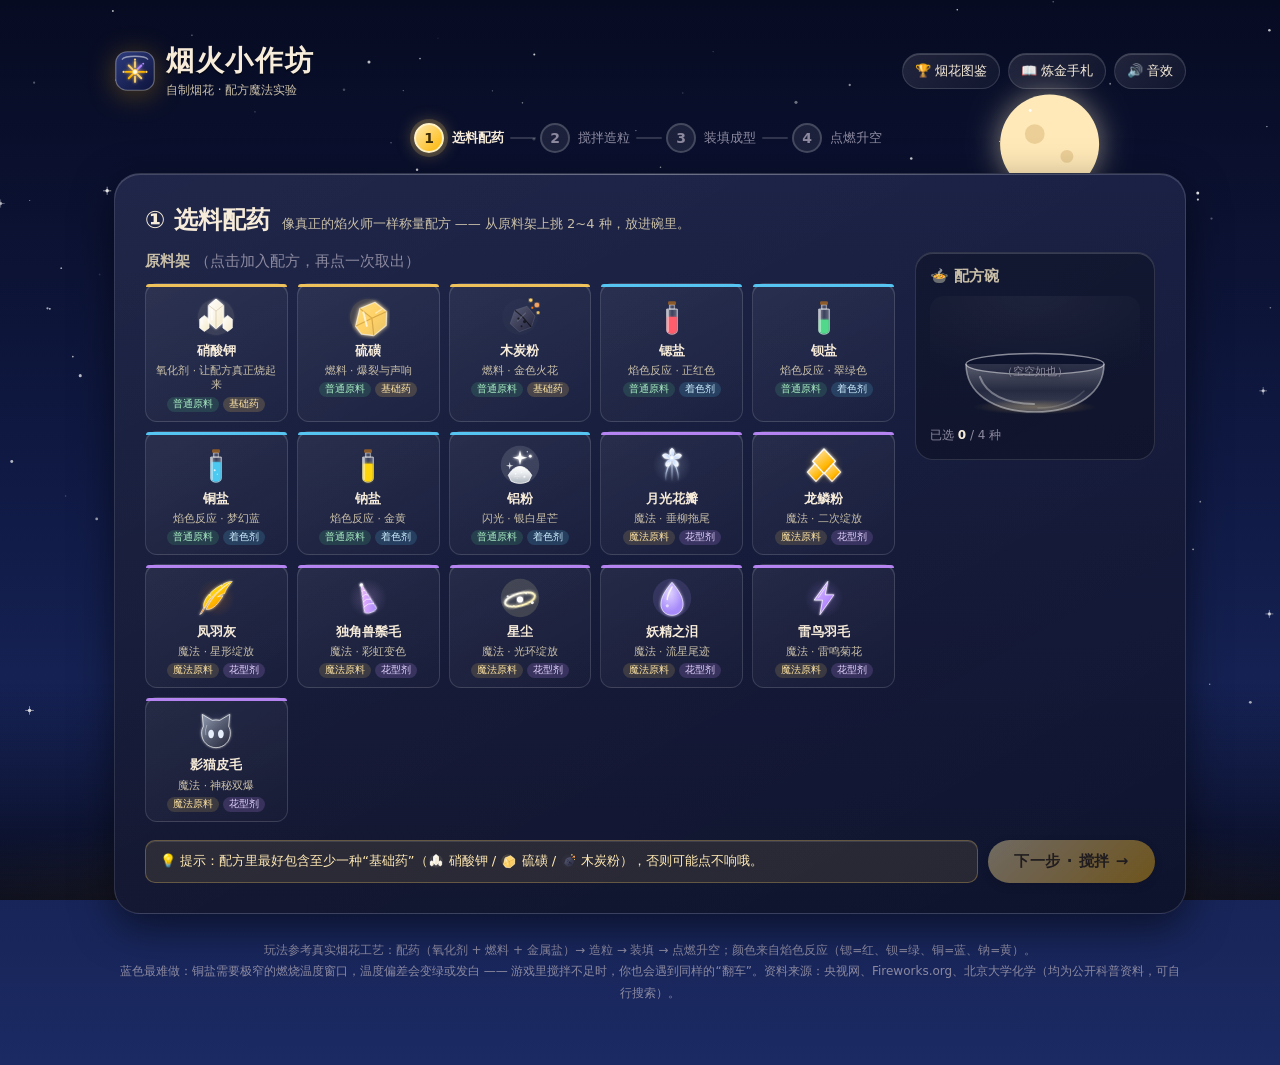
<file: index.html>
<!doctype html>
<html lang="zh-CN" data-page-node-id="yU3YtHcOBZ41qWaBjAMzIC">
<head data-page-node-id="Epeor1YPKQNkXaCkmoI5Wd">
<meta charset="utf-8" data-page-node-id="G8gzfLt2Y1qrpZLnwgCifE">
<meta name="viewport" content="width=device-width, initial-scale=1, viewport-fit=cover" data-page-node-id="TT1zCrPDz0SHZDVyHWt643">
<title>烟火小作坊 · 自制烟花小游戏</title>
<meta name="description" content="一款二维卡通风的自制烟花小游戏：选原料、搅拌、装填、点燃，看你的配方在夜空绽放。纯前端，无需后端。" data-page-node-id="LWBiTDa9NMurBhktV89BoZ">
  <!-- 样式可内联也可外链；这里外链包内样式表，便于维护 -->
  <link rel="stylesheet" href="./assets/style.css" />
</head>
<body data-page-node-id="GFee7K2GU5TImMos067F6b">
<canvas id="sky" aria-hidden="true" data-page-node-id="ieMFE9xWWyxzxMKyl4Da1C"></canvas>
<div class="ground" aria-hidden="true" data-page-node-id="8gqS5pAKCF5t8zlo2Ufitr"></div>

<div id="app" data-page-node-id="IVXBE9sbdzMs7x1P8ZU2fX">
  <header data-page-node-id="kJXqlO0uJqvPGggCsE1fSE">
    <div class="brand" data-page-node-id="KhTHmcDp9jUQP7HBTPHfsp">
      <div class="logo" aria-hidden="true" data-page-node-id="IBh5CjAG8TKN4FBFCTH0ak"><svg viewBox="0 0 48 48" focusable="false">
          <defs>
            <linearGradient id="lg-tile" x1="0" y1="0" x2="0.85" y2="1">
              <stop offset="0" stop-color="#2e3c7e"/>
              <stop offset="1" stop-color="#0f1640"/>
            </linearGradient>
            <radialGradient id="lg-core" cx="0.5" cy="0.5" r="0.5">
              <stop offset="0" stop-color="#ffffff"/>
              <stop offset="55%" stop-color="#fff6d0"/>
              <stop offset="100%" stop-color="#ffb703"/>
            </radialGradient>
            <filter id="lg-glow" x="-100%" y="-100%" width="300%" height="300%">
              <feGaussianBlur stdDeviation="1.6" result="b"/>
              <feMerge><feMergeNode in="b"/><feMergeNode in="SourceGraphic"/></feMerge>
            </filter>
          </defs>
          <!-- 玻璃砖：左上受光 + 半透明白描边 + 顶部高光 -->
          <rect x="2" y="2" width="44" height="44" rx="13" fill="url(#lg-tile)" stroke="rgba(255,255,255,.32)" stroke-width="1.4"/>
          <path d="M9.5 10.5 C 13 6, 35 6, 38.5 10.5" fill="none" stroke="rgba(255,255,255,.5)" stroke-width="1.5" stroke-linecap="round"/>
          <!-- 烟花芒线：自发光；一道魔法紫点题 -->
          <g filter="url(#lg-glow)" stroke-linecap="round" stroke-width="2.1" fill="none">
            <path d="M24 19.5 V 13.5" stroke="#ffd166"/>
            <path d="M24 30.5 V 36.5" stroke="#ffd166"/>
            <path d="M19.5 25 H 13.5" stroke="#ffb703"/>
            <path d="M28.5 25 H 34.5" stroke="#ffb703"/>
            <path d="M21 21.9 L 16.8 17.7" stroke="#ffd166"/>
            <path d="M27 28.1 L 31.2 32.3" stroke="#ffd166"/>
            <path d="M21 28.1 L 16.8 32.3" stroke="#ffb703"/>
            <path d="M27 21.9 L 31.2 17.7" stroke="#b388ff"/>
          </g>
          <g fill="#ffd166">
            <circle cx="24" cy="11" r="1.3"/><circle cx="37" cy="25" r="1.3"/>
            <circle cx="11" cy="25" r="1.3"/><circle cx="33.4" cy="15.6" r="1.1" fill="#b388ff"/>
          </g>
          <circle cx="24" cy="25" r="3.4" fill="url(#lg-core)" filter="url(#lg-glow)"/>
        </svg></div>
      <div data-page-node-id="sZ8zpdJKpDYTE9y2myQxbM">
        <h1 data-page-node-id="TGlYQhmqrQOVMih21Aq7G7">烟火小作坊</h1>
        <div class="sub" data-page-node-id="wOFANCdAgGITZWZNNPsvDM">自制烟花 · 配方魔法实验</div>
      </div>
    </div>
    <div class="hud-btns" data-page-node-id="VPIFlZnujOAxehYuFtcG25">
      <button type="button" class="hud-btn" id="btnAlbum" data-page-node-id="SWj2FzlMVHhqq0NGBhELQI2"><span class="hb-ico">🏆</span><span class="hb-txt"> 烟花图鉴</span></button>
      <button type="button" class="hud-btn" id="btnJournal" data-page-node-id="SWj2FzlMVHhqq0NGBhELQI"><span class="hb-ico">📖</span><span class="hb-txt"> 炼金手札</span></button>
      <button type="button" class="hud-btn" id="btnSound" aria-pressed="true" data-page-node-id="J3x1cqHVBK8SWyqTjXQwMn"><span class="hb-ico">🔊</span><span class="hb-txt"> 音效</span></button>
    </div>
  </header>

  <ol class="steps" aria-label="制作步骤" data-page-node-id="tqXESMIygKFDtBGPKqI4EG">
    <li class="active" data-step="1" data-page-node-id="qE92nH0q0NMFaGghggPaqP">
      <span class="step-dot" data-page-node-id="nXX5VVqOlEg86hdzNgADpt">1</span><span class="step-label" data-page-node-id="PEI4YRPYT9JQgvdzks19ZA">选料配药</span>
    </li>
    <li class="step-conn" aria-hidden="true" data-page-node-id="ECpjCfubqKArFC5f1OBSOA"></li>
    <li data-step="2" data-page-node-id="OcuczjaAfqpHyLeGmLrgit">
      <span class="step-dot" data-page-node-id="CvZFqswUOYjeeADAzJvdy5">2</span><span class="step-label" data-page-node-id="H1SPuUkiF5Ak3jwSMUF78L">搅拌造粒</span>
    </li>
    <li class="step-conn" aria-hidden="true" data-page-node-id="ZifmrX5hwN7klxXA6KCqOL"></li>
    <li data-step="3" data-page-node-id="a8hYW8339QtK2RaHkqKAsg">
      <span class="step-dot" data-page-node-id="XZCytCi2du5nyOlnc5aaO4">3</span><span class="step-label" data-page-node-id="bVrxtdG43E7K3gNlEMFDBY">装填成型</span>
    </li>
    <li class="step-conn" aria-hidden="true" data-page-node-id="KGoLh9HkrXzp8A7JFVRIkd"></li>
    <li data-step="4" data-page-node-id="Cqk4WuXuOVxTe3XEwtvHjK">
      <span class="step-dot" data-page-node-id="sBm5n2sa0kVY1lZzx5W8yg">4</span><span class="step-label" data-page-node-id="AN1uRnVG1FWjJcFrUBPyyh">点燃升空</span>
    </li>
  </ol>

  <main data-page-node-id="Aj007rkYyhZ29Aii3JJ9GB">
    <!-- 步骤 1：选料配药 -->
    <section class="scene show" id="step-pick" aria-labelledby="pickTitle" data-page-node-id="Mm2i6AxCZNNtf2gQiFa8BF">
      <div class="workbench" data-page-node-id="gGMcKJDgw65D2ohpx0lRyZ">
        <div class="step-head" data-page-node-id="tgJn4PdUmBe4BBsf115RNM">
          <h2 id="pickTitle" data-page-node-id="ANEAsngRZJy6O5GHdifB6S">① 选料配药</h2>
          <p data-page-node-id="tcIE9CLzClnJ31isRCunpz">像真正的焰火师一样称量配方 —— 从原料架上挑 2~4 种，放进碗里。</p>
        </div>
        <div class="pick-layout" data-page-node-id="ljdmoodspOlMLeFeCYY2U0">
          <div class="rack" data-page-node-id="KWDcT1vkG6ut3pojpOWlip">
            <h3 data-page-node-id="fov19970pR7EiG0EdZS3xb">原料架 <span style="color:var(--ink-faint);font-weight:400" data-page-node-id="PkykysVlpkvEJmG0MXsovW">（点击加入配方，再点一次取出）</span></h3>
            <div class="rack-grid" id="rack" role="listbox" aria-label="原料列表" data-page-node-id="zO1Gt08nbAeLSrJt1cASiP"></div>
          </div>
          <aside class="bowl-panel" aria-label="配方碗" data-page-node-id="GW4pzoM3QzDiNFnA0k5Dfp">
            <h3 data-page-node-id="Ms26KZFu0lxiUyElPFr7pw">🍲 配方碗</h3>
            <div class="bowl-visual" data-page-node-id="4cpgABlKspi2EIOviJuT4O">
              <div class="bowl" aria-hidden="true" data-page-node-id="XOwIz1H2b5fXLYxhN7ciuq">
                <!-- 夜色琉璃 · 玻璃研钵（小）：左上受光 + 半透明白描边 + 碗底琥珀环境光晕 -->
                <svg viewBox="0 0 150 74" aria-hidden="true" focusable="false">
                  <defs>
                    <linearGradient id="gb1-body" x1="0" y1="0" x2="0" y2="1">
                      <stop offset="0" stop-color="rgba(255,255,255,.30)"/>
                      <stop offset=".55" stop-color="rgba(255,255,255,.09)"/>
                      <stop offset="1" stop-color="rgba(255,255,255,.20)"/>
                    </linearGradient>
                    <radialGradient id="gb1-glow" cx=".5" cy=".5" r=".5">
                      <stop offset="0" stop-color="rgba(255,209,102,.28)"/>
                      <stop offset="1" stop-color="rgba(255,209,102,0)"/>
                    </radialGradient>
                  </defs>
                  <ellipse cx="75" cy="65" rx="62" ry="7.5" fill="url(#gb1-glow)"/>
                  <path d="M6 22 C6 50 32 70 75 70 C118 70 144 50 144 22"
                        fill="url(#gb1-body)" stroke="rgba(255,255,255,.42)" stroke-width="1.6"/>
                  <ellipse cx="75" cy="22" rx="69" ry="10.5" fill="rgba(10,15,42,.55)"
                           stroke="rgba(255,255,255,.5)" stroke-width="1.4"/>
                  <path d="M20 35 C26 52 46 62 74 62" stroke="rgba(255,255,255,.35)"
                        stroke-width="2.2" fill="none" stroke-linecap="round"/>
                  <path d="M78 66 C98 66 114 59 124 49" stroke="rgba(255,255,255,.13)"
                        stroke-width="1.6" fill="none" stroke-linecap="round"/>
                </svg>
                <div class="mix-display" id="bowlMix" data-page-node-id="6nLYUYrXHjXJes0P3Fjbhc"><span class="empty-txt" data-page-node-id="b0xiGlMFFZqUYzRNeR9QNj">（空空如也）</span></div>
              </div>
            </div>
            <div class="bowl-hint" id="bowlHint">已选 <span class="count" id="bowlCount">0</span> / 4 种<small class="hint-sub">点原料投入碗中 · 再点一次取出</small></div>
          </aside>
        </div>
        <div class="next-bar" data-page-node-id="3GVjuE5U7YBFDZdJGYte4x">
          <div class="panel-note" id="pickNote">💡 提示：配方里最好包含至少一种“基础药”（<svg class="ico" viewBox="0 0 64 64" aria-hidden="true"><use href="#ic-saltpeter"/></svg> 硝酸钾 / <svg class="ico" viewBox="0 0 64 64" aria-hidden="true"><use href="#ic-sulfur"/></svg> 硫磺 / <svg class="ico" viewBox="0 0 64 64" aria-hidden="true"><use href="#ic-charcoal"/></svg> 木炭粉），否则可能点不响哦。</div>
          <button type="button" class="btn" id="btnToMix" disabled data-page-node-id="IZyDl2J2UkcWodXXUP3wYr">下一步 · 搅拌 →</button>
        </div>
      </div>
    </section>

    <!-- 步骤 2：搅拌造粒 -->
    <section class="scene" id="step-mix" aria-labelledby="mixTitle" hidden data-page-node-id="bvWQEWQ7DzNJKucoEWBEFX">
      <div class="workbench" data-page-node-id="zO6gZtGb6QUIelskCIZ6ok">
        <div class="step-head" data-page-node-id="mGXlbtB0MPBVLjxlhteUXh">
          <h2 id="mixTitle" data-page-node-id="UGHFQjeACjuSzRtwMnQ0sr">② 搅拌造粒</h2>
          <p data-page-node-id="zvmZg7vEqpn34MsxZhekFv">按住搅拌棒，在碗里左右来回搅拌。搅拌进度决定配方的“火候”—— 拌得太少不均匀，拌过头会出意外。</p>
        </div>
        <div class="mix-layout" data-page-node-id="b3vMlAG1Uswq76Z8UBEiDD">
          <div class="mix-stage" id="mixStage" data-page-node-id="ZoEBvwCztIKzqBLdod5sWX">
            <!-- 新手引导：只在还没开始搅拌时显示，提示"按住搅拌棒左右拖动" -->
            <div class="mix-guide" id="mixGuide" aria-hidden="true" data-page-node-id="mgGuide0000000000001">
              <div class="mg-hand" data-page-node-id="mgHand00000000000001">
                <span class="mg-finger" data-page-node-id="mgFinger000000000001">👆</span>
                <span class="mg-track" data-page-node-id="mgTrack0000000000001"></span>
              </div>
              <div class="mg-text" data-page-node-id="mgText0000000000001">按住搅拌棒，左右来回拖动</div>
            </div>
            <div class="mix-col" data-page-node-id="mixCol0000000000001">
            <div class="big-bowl" id="bigBowl" aria-hidden="true" data-page-node-id="4Mu05KwwAHZ0l0NjqrUQDI">
              <!-- 夜色琉璃 · 玻璃研钵（大）：与第一步小碗同一画法，尺寸 ×2 -->
              <svg class="bowl-svg" viewBox="0 0 300 200" aria-hidden="true" focusable="false">
                <defs>
                  <linearGradient id="gb2-body" x1="0" y1="0" x2="0" y2="1">
                    <stop offset="0" stop-color="rgba(255,255,255,.30)"/>
                    <stop offset=".55" stop-color="rgba(255,255,255,.09)"/>
                    <stop offset="1" stop-color="rgba(255,255,255,.20)"/>
                  </linearGradient>
                  <radialGradient id="gb2-glow" cx=".5" cy=".5" r=".5">
                    <stop offset="0" stop-color="rgba(255,209,102,.26)"/>
                    <stop offset="1" stop-color="rgba(255,209,102,0)"/>
                  </radialGradient>
                </defs>
                <ellipse cx="150" cy="178" rx="124" ry="11" fill="url(#gb2-glow)"/>
                <path d="M10 49 C10 100 62 192 150 192 C238 192 290 100 290 49"
                      fill="url(#gb2-body)" stroke="rgba(255,255,255,.42)" stroke-width="2"/>
                <ellipse cx="150" cy="49" rx="140" ry="20" fill="rgba(10,15,42,.55)"
                         stroke="rgba(255,255,255,.5)" stroke-width="1.8"/>
                <path d="M40 70 C52 108 90 124 148 124" stroke="rgba(255,255,255,.32)"
                      stroke-width="3.2" fill="none" stroke-linecap="round"/>
                <path d="M155 180 C190 180 220 168 238 146" stroke="rgba(255,255,255,.13)"
                      stroke-width="2.2" fill="none" stroke-linecap="round"/>
              </svg>
              <div class="mix-zone" id="mixZone" data-page-node-id="kFKezjGYBmWSe1myDUKQQl"></div>
              <!-- 搅拌棒（水晶握柄+杆身+桨叶）：相对碗定位，水平落在碗中轴 -->
              <svg class="spoon" id="spoon" viewBox="0 0 56 56" aria-hidden="true" data-page-node-id="FpaPLApESxcWz7F9xLZn8V">
              <defs>
                <linearGradient id="sp-glass" x1="0" y1="0" x2="1" y2="0">
                  <stop offset="0" stop-color="rgba(255,255,255,.55)"/>
                  <stop offset=".5" stop-color="rgba(255,255,255,.15)"/>
                  <stop offset="1" stop-color="rgba(255,255,255,.35)"/>
                </linearGradient>
                <filter id="sp-glow" x="-100%" y="-100%" width="300%" height="300%">
                  <feGaussianBlur stdDeviation="1.5" result="b"/>
                  <feMerge><feMergeNode in="b"/><feMergeNode in="SourceGraphic"/></feMerge>
                </filter>
              </defs>
              <!-- 水晶搅拌棒（上握柄 / 中杆身 / 下桨叶），轮廓清晰一眼可辨 -->
              <!-- 杆身：玻璃圆柱，两侧描边 + 中央高光 -->
              <rect x="24" y="14" width="8" height="26" rx="4" fill="url(#sp-glass)" stroke="rgba(255,255,255,.55)" stroke-width="1.2"/>
              <path d="M28 17 V37" stroke="rgba(255,255,255,.9)" stroke-width="1.6" stroke-linecap="round"/>
              <!-- 顶部握柄：较粗的琥珀色手柄 + 端帽 -->
              <rect x="21" y="4" width="14" height="11" rx="5.5" fill="#ffd166" stroke="rgba(120,80,10,.45)" stroke-width="1.1"/>
              <path d="M24.5 7 V12 M31.5 7 V12" stroke="rgba(150,100,20,.45)" stroke-width="1.1" stroke-linecap="round"/>
              <ellipse cx="25" cy="7.4" rx="3.2" ry="1.6" fill="rgba(255,255,255,.75)"/>
              <!-- 底部桨叶：横向扁平桨板，插入碗中搅拌的部分 -->
              <path d="M28 38 C20 38 15 42 15 46.5 C15 50 20 52 28 52 C36 52 41 50 41 46.5 C41 42 36 38 28 38 Z"
                    fill="url(#sp-glass)" stroke="rgba(255,255,255,.7)" stroke-width="1.4" stroke-linejoin="round"/>
              <path d="M20 43.5 C24 42 32 42 36 43.5" stroke="rgba(255,255,255,.8)" stroke-width="1.3" fill="none" stroke-linecap="round"/>
              <g filter="url(#sp-glow)">
                <circle cx="28" cy="46.6" r="2.4" fill="#ffd166" opacity=".85"/>
              </g>
            </svg>
            </div>
            <div class="mix-progress" id="mixProgress" aria-hidden="true" data-page-node-id="S3lPXDeahBCx0TWtaiC7Nn">
              <div class="progress-bar" aria-hidden="true" data-page-node-id="f1Cl5QHcUxMfoD0ABSXjQH">
                <div class="progress-fill" id="progFill"></div>
                <span class="progress-pct" id="mixPct" data-page-node-id="KJQU3cUDSmJUqEIfmXXZci">0</span>
              </div>
              <div class="mix-status" id="mixStatus" data-page-node-id="HLIqEHzB0z1aw10jUCxL7G">👈👉 按住搅拌棒左右来回搅拌</div>
            </div>
            </div>
          </div>
          <aside class="mix-side" aria-label="当前配方" data-page-node-id="j6Hysf3oWuJUalcins2YkF">
            <h3 data-page-node-id="WIacHHSymFGtoIKloZENlE">🧾 当前配方</h3>
            <ul class="recipe-list" id="mixRecipe" data-page-node-id="7NZdHZGv0KIIFLiHzBGHeC"></ul>
            <p class="mix-tip" data-page-node-id="ApvaGV04A9DSONGUh65W0g">
              真实烟花里，这一步叫<b data-page-node-id="vC3Fsdr71MJTk3JfbkFAw6">造粒</b>：把混合粉加水揉成湿团，再压成一颗颗“星体”。<br data-page-node-id="MoA1M0VXph7sKKFscYh1Cj">
              火候提示：搅拌进度 <b style="color:#7fd08a" data-page-node-id="02WfHAjkFiQB9cLdyQcb0W">27%~77%</b>（约 1~3 个完整来回）为最佳区间；不到 <b style="color:#ffb9c1" data-page-node-id="ecWSaVJWHSaBbc2teOQ3rn">27%</b> 拌不匀，超过 <b style="color:#ffb9c1" data-page-node-id="1EK92mSDEy9sWZpNV7ZUwE">90%</b> 会触发神秘效果。
            </p>
          </aside>
        </div>
        <div class="next-bar" data-page-node-id="pUD0LUzoVbC9FT1SVxdPOQ">
          <div class="panel-note" id="mixNote" data-page-node-id="Dz17J6UN5ino5HepZeM7jX">⏳ 搅拌进度会实时显示在碗的下方。</div>
          <button type="button" class="btn ghost" id="btnBack1" data-page-node-id="ne4DYTdlogMNqRbc4xjFhS">← 重新选料</button>
          <button type="button" class="btn" id="btnToPack" disabled data-page-node-id="D4mYksw48HCFTc9nhjbXAC">完成搅拌 · 装填 →</button>
        </div>
      </div>
    </section>

    <!-- 步骤 3：装填成型 -->
    <section class="scene" id="step-pack" aria-labelledby="packTitle" hidden data-page-node-id="EZ9nyPiP05kk8a6SFMaJGG">
      <div class="workbench" data-page-node-id="kVr2zO7mfC1dLsTii5na22">
        <div class="step-head" data-page-node-id="Qlp7EDBItwWsYdio9AaizN">
          <h2 id="packTitle" data-page-node-id="sYFyLjG3qARA1GSFJ3k53B">③ 装填成型</h2>
          <p data-page-node-id="CmJo5sRxtvQzFLt7gHcZx1">把拌好的“星体”装进琉璃筒，选择压实程度 —— 松紧会影响爆裂的半径与密度。</p>
        </div>
        <div class="pack-layout" data-page-node-id="LRePX0A8oi2y9eI0QFab2P">
          <div class="pack-stage" id="packStage" data-page-node-id="PXF5MJAqYG12LuzkSNfShc">
            <h3 data-page-node-id="wRh7ICxjx04NoOoaGIPhZz">烟花筒</h3>
            <div class="tube-wrap" aria-hidden="true" data-page-node-id="zyzhPB9dzjDdfpltuSPH33">
              <div class="tube" data-page-node-id="nPcKLpUN8wS3aV9RhwNoOU">
                <svg viewBox="0 0 92 234" preserveAspectRatio="xMidYMid meet" aria-hidden="true" focusable="false">
                  <!-- 夜色琉璃 · 琉璃烟花筒：玻璃筒体 + 发光双环 + 筒内夜色；筒口几何 (y=30,rx=30) 不可动 -->
                  <defs>
                    <linearGradient id="tg-body" x1="0" y1="0" x2="1" y2="0">
                      <stop offset="0" stop-color="rgba(255,255,255,.05)"/>
                      <stop offset=".1" stop-color="rgba(255,255,255,.30)"/>
                      <stop offset=".28" stop-color="rgba(255,255,255,.07)"/>
                      <stop offset=".82" stop-color="rgba(255,255,255,.04)"/>
                      <stop offset="1" stop-color="rgba(255,255,255,.18)"/>
                    </linearGradient>
                    <linearGradient id="tg-ring" x1="0" y1="0" x2="1" y2="0">
                      <stop offset="0" stop-color="#7a5510"/>
                      <stop offset=".25" stop-color="#ffd166"/>
                      <stop offset=".5" stop-color="#fff3c4"/>
                      <stop offset=".75" stop-color="#e0a400"/>
                      <stop offset="1" stop-color="#7a5510"/>
                    </linearGradient>
                    <radialGradient id="tg-load" cx=".4" cy=".3" r=".9">
                      <stop offset="0" stop-color="#ffe9ad"/>
                      <stop offset=".6" stop-color="#ffb703"/>
                      <stop offset="1" stop-color="#7a4c06"/>
                    </radialGradient>
                    <filter id="tg-glow" x="-100%" y="-100%" width="300%" height="300%">
                      <feGaussianBlur stdDeviation="2" result="b"/>
                      <feMerge><feMergeNode in="b"/><feMergeNode in="SourceGraphic"/></feMerge>
                    </filter>
                  </defs>
                  <!-- 落地阴影 -->
                  <ellipse cx="46" cy="216" rx="34" ry="7" fill="rgba(0,0,0,.42)"/>
                  <ellipse cx="46" cy="214" rx="22" ry="4" fill="rgba(0,0,0,.35)"/>
                  <!-- 玻璃底座 -->
                  <ellipse cx="46" cy="206" rx="30" ry="8" fill="rgba(255,255,255,.10)" stroke="rgba(255,255,255,.28)" stroke-width="1"/>
                  <!-- 筒内夜色（玻璃厚度感） -->
                  <rect x="19" y="33" width="54" height="170" rx="5" fill="rgba(8,12,36,.45)"/>
                  <!-- 筒体玻璃壁 -->
                  <rect x="16" y="30" width="60" height="176" rx="4" fill="url(#tg-body)" stroke="rgba(255,255,255,.32)" stroke-width="1.2"/>
                  <!-- 左壁高光 -->
                  <path d="M23 40 V196" stroke="rgba(255,255,255,.38)" stroke-width="2.5" stroke-linecap="round"/>
                  <path d="M69 44 V192" stroke="rgba(255,255,255,.14)" stroke-width="1.5" stroke-linecap="round"/>
                  <!-- 发光双环（原金箍位） -->
                  <g filter="url(#tg-glow)">
                    <rect x="14" y="74" width="64" height="5.5" rx="2.75" fill="url(#tg-ring)"/>
                    <rect x="14" y="148" width="64" height="5.5" rx="2.75" fill="url(#tg-ring)"/>
                  </g>
                  <rect x="14" y="74.3" width="64" height="1.4" rx=".7" fill="rgba(255,255,255,.55)"/>
                  <rect x="14" y="148.3" width="64" height="1.4" rx=".7" fill="rgba(255,255,255,.55)"/>
                  <!-- 筒口：玻璃沿 + 内口夜色 -->
                  <ellipse cx="46" cy="30" rx="30" ry="8" fill="rgba(255,255,255,.12)" stroke="rgba(255,255,255,.45)" stroke-width="1.2"/>
                  <ellipse cx="46" cy="30.6" rx="24" ry="6" fill="#0a0f2e"/>
                  <!-- 星体（装填后浮现，自发光） -->
                  <g class="load" filter="url(#tg-glow)">
                    <ellipse cx="46" cy="31.4" rx="21" ry="5" fill="url(#tg-load)" opacity=".92"/>
                    <circle cx="38" cy="30.2" r="1.7" fill="#fff6d0"/>
                    <circle cx="46" cy="29.4" r="2" fill="#fffbe8"/>
                    <circle cx="53" cy="30.4" r="1.6" fill="#fff6d0"/>
                  </g>
                  <!-- 引线 + 火花 -->
                  <path d="M46,30 C46,20 50,16 57,9" stroke="#c9a866" stroke-width="2.2" fill="none" stroke-linecap="round"/>
                  <g class="spark">
                    <circle cx="57" cy="9" r="4" fill="rgba(255,183,3,.35)"/>
                    <circle cx="57" cy="9" r="2.4" fill="#ffd07a"/>
                    <circle cx="57" cy="9" r="1.1" fill="#fffbe8"/>
                  </g>
                </svg>
              </div>
            </div>
            <div class="packed-mark" data-page-node-id="rnxWqHUnaIB1oAPY5nOyf8">✔ 已装填完成</div>
          </div>
          <div class="pack-options" id="packOptions" role="radiogroup" aria-label="压实程度" data-page-node-id="jaNtFN5EqzrwMW8xY8ghHr">
            <button type="button" class="pack-option" data-pack="light" role="radio" aria-checked="false" data-page-node-id="05wERT4ESrryrHs1JGyRAX">
              <span class="po-emoji" aria-hidden="true" data-page-node-id="9NdQf01qB93F1t2gDTgTth">🍃</span>
              <span data-page-node-id="8c7xo907Ephf0KjhWkIIab">
                <span class="po-title" data-page-node-id="jI125xVSXBnClNLbWXpc4Z">轻压 <span class="po-tag" data-page-node-id="bEsWeGipKlVRAFVP2K3FFv">稀疏大花</span></span>
                <span class="po-desc" data-page-node-id="tLCTN9RZN6k8ABxoMfx6WT">装得松，爆开时花瓣稀疏、铺得开，烟花的“个头”更大但密度低。</span>
              </span>
            </button>
            <button type="button" class="pack-option sel" data-pack="mid" role="radio" aria-checked="true" data-page-node-id="2wbDi0fUZxMvsdBNg6LDDl">
              <span class="po-emoji" aria-hidden="true" data-page-node-id="DurczztMRg7gbZaP4bKuai">⚖️</span>
              <span data-page-node-id="T2uvHAnle8bBwUpfFOmel6">
                <span class="po-title" data-page-node-id="CZwExxnhqWndA5nAn0Ny2O">适中 <span class="po-tag" data-page-node-id="atJ2tq8OrUfkNLySW4KaJt">标准效果</span></span>
                <span class="po-desc" data-page-node-id="hAqFu0EKEXRBRJbm8eBqrl">真实作坊的标准装法，密度与半径均衡，稳定发挥配方实力。</span>
              </span>
            </button>
            <button type="button" class="pack-option" data-pack="tight" role="radio" aria-checked="false" data-page-node-id="CU8MaUGrdrsecouYCTnK3b">
              <span class="po-emoji" aria-hidden="true" data-page-node-id="hCBqpgGnJyRfserC4VnRAh">🪨</span>
              <span data-page-node-id="vb4YjTFHpcwfnaJrl9Ihme">
                <span class="po-title" data-page-node-id="0tkG06cAqmWKBocfOdyUyx">紧压 <span class="po-tag" data-page-node-id="3LmliVhZ9nrtHrxHchEyxU">密集爆发</span></span>
                <span class="po-desc" data-page-node-id="2hNQJvxyKIwj2kkBVD5S68">压得实，爆开时星体又密又快，还有机会产生“二次绽放”。</span>
              </span>
            </button>
          </div>
        </div>
        <div class="next-bar" data-page-node-id="ZXk3UoZwtoiotuDZDacHwQ">
          <div class="panel-note" id="packNote" data-page-node-id="pZfY7AWHmuOC6SF9LZsPdJ">👇 选择压实程度，然后确认装填。</div>
          <button type="button" class="btn ghost" id="btnBack2" data-page-node-id="JFFjjVYXv5MsXR12yQQNXI">← 返回搅拌</button>
          <button type="button" class="btn" id="btnToLaunch" data-page-node-id="73HBXpGLdZUykbsVI6qQDz">装填完毕 · 点燃 →</button>
        </div>
      </div>
    </section>

    <!-- 步骤 4：点燃升空（沉浸式夜空） -->
    <section class="scene" id="step-launch" aria-label="点燃升空" hidden data-page-node-id="AF6y4Eos4MBogT9GRKLYIS">
      <div class="riverside" aria-hidden="true" data-page-node-id="iLWfaQlfNJrUOLIkd5B3xh">
        <svg viewBox="0 0 1200 640" preserveAspectRatio="xMidYMax slice" aria-hidden="true" data-page-node-id="nFTH5Q7PCgzT8rFSelFkmh">
          <defs data-page-node-id="n70AMnEdJ8JqoWHi53fnzE">
            <linearGradient id="waterGrad" x1="0" y1="0" x2="0" y2="1" data-page-node-id="1drbxVBYDsRb9HEDI8JKpV">
              <stop offset="0" stop-color="#0e1836" data-page-node-id="RDW7hDnBpwtMVzZYpOHQSu"/>
              <stop offset="1" stop-color="#0a0f26" data-page-node-id="2CoSzVdgLIXrOUKQwDBAhD"/>
            </linearGradient>
            <linearGradient id="moonGlow" x1="0" y1="0" x2="0" y2="1" data-page-node-id="CZR20BreDzKFhNIMCMp8VB">
              <stop offset="0" stop-color="rgba(255,236,180,.5)" data-page-node-id="0DmaDH1QODWl2Kx5aJG2Ns"/>
              <stop offset="1" stop-color="rgba(255,236,180,0)" data-page-node-id="xed0OUtnzZnN7SkSk6URZc"/>
            </linearGradient>
            <filter id="rippleSoft" x="-40%" y="-20%" width="180%" height="140%">
              <feGaussianBlur stdDeviation="7 2.5"/>
            </filter>
          </defs>
          <!-- 对岸远山与树影 -->
          <path d="M0,470 L60,438 L130,458 L210,420 L300,452 L380,430 L470,460 L560,432 L650,455 L740,425 L830,450 L920,428 L1010,455 L1100,436 L1200,462 L1200,500 L0,500 Z" fill="#0c1228" data-page-node-id="cgMEVrcsUMuGRhkYPpH71d"/>
          <path d="M0,500 C60,470 90,478 130,496 L0,500 Z" fill="#0d142c" data-page-node-id="Faa4YWIn0yIVosuCkyQYXo"/>
          <path d="M1180,500 C1140,472 1110,480 1070,496 L1200,496 Z" fill="#0d142c" data-page-node-id="2I1xsyAiFF7qgr434pA8yX"/>
          <!-- 水面 -->
          <rect x="0" y="500" width="1200" height="140" fill="url(#waterGrad)" data-page-node-id="1eGUjuFFiJ8vAuBL3GcDfD"/>
          <!-- 月光倒影（柔化边缘，避免出现硬边方块） -->
          <g filter="url(#rippleSoft)">
            <rect x="948" y="502" width="72" height="128" fill="url(#moonGlow)" opacity=".7" data-page-node-id="7C1RCHYrAF2Bl7vmMaTsvQ"/>
            <rect x="962" y="504" width="44" height="118" fill="rgba(255,240,200,.2)" data-page-node-id="64qMuWQaLPDHUUerwYsYVc"/>
          </g>
          <!-- 波光 -->
          <g stroke="rgba(255,255,255,.1)" stroke-width="3" stroke-linecap="round" data-page-node-id="WeFi7lmWA4019LgBesGAsr">
            <line x1="180" y1="532" x2="260" y2="532" data-page-node-id="BTlQyboXJH4DpNRlgTE2oR"/>
            <line x1="420" y1="562" x2="520" y2="562" data-page-node-id="nvtdVvI8y8ukk8GivYCdDV"/>
            <line x1="700" y1="542" x2="790" y2="542" data-page-node-id="YCWQtCFIaRdqPw0kBd10b9"/>
            <line x1="1050" y1="578" x2="1140" y2="578" data-page-node-id="jkSqjqekfQHlMn52xrbAA7"/>
            <line x1="90" y1="592" x2="170" y2="592" data-page-node-id="nDBSqUCQ0XjYd0xDfnoEAH"/>
            <line x1="600" y1="606" x2="690" y2="606" data-page-node-id="xvdnAK43l0GGN1Q2uLjt5s"/>
          </g>
          <!-- 近岸堤坝 -->
          <path d="M0,640 L0,560 L150,548 L300,542 L480,536 L600,534 L720,536 L900,542 L1050,548 L1200,560 L1200,640 Z" fill="#060a1c" data-page-node-id="BbaLLviCC36TCCeKCjuqwG"/>
          <path d="M150,548 L300,542 L480,536 L600,534 L720,536 L900,542 L1050,548" stroke="rgba(255,255,255,.1)" stroke-width="3" fill="none" data-page-node-id="kwvhbHY2h6YcHa6nYmGWEl"/>
          <!-- 护栏 -->
          <g stroke="rgba(255,255,255,.09)" stroke-width="3" data-page-node-id="qKGrnBp0owKva8L02g86Sv">
            <line x1="150" y1="548" x2="150" y2="520" data-page-node-id="yL0bXtHutTTNHFNSfPgcXC"/>
            <line x1="300" y1="542" x2="300" y2="514" data-page-node-id="Ef8VeArxqanBuRki0GIKWk"/>
            <line x1="480" y1="536" x2="480" y2="508" data-page-node-id="yV8Z2TKtZUeZM31fCzWEI3"/>
            <line x1="720" y1="536" x2="720" y2="508" data-page-node-id="Q8B9FApIPjscOrPDsfkNPR"/>
            <line x1="900" y1="542" x2="900" y2="514" data-page-node-id="n0Ci7orYhpolfc2a85TFBg"/>
            <line x1="1050" y1="548" x2="1050" y2="520" data-page-node-id="ICXBXVdye9VR2LEi6A26Rj"/>
            <line x1="150" y1="528" x2="1050" y2="528" data-page-node-id="DGh5IoWqlprRn8f8TOhROu"/>
          </g>
          <!-- 岸边芦苇 -->
          <g fill="#0b1124" data-page-node-id="RCwkcEneDDV36f6cY0YuPI">
            <path d="M40,640 C46,600 50,580 56,558 L60,558 C54,580 52,600 48,640 Z" data-page-node-id="Hj9xTRsLSSdA8sCJNmpKcp"/>
            <path d="M64,640 C70,606 78,586 84,566 L88,566 C82,586 74,608 68,640 Z" data-page-node-id="AT3WFncanHOPkxM1Cb0JHM"/>
            <path d="M18,640 C22,612 24,596 30,576 L34,576 C30,598 26,614 22,640 Z" data-page-node-id="uEzGhGzIp95yc1fd0UK5r4"/>
            <path d="M1150,640 C1144,606 1138,588 1132,568 L1128,568 C1134,588 1140,608 1146,640 Z" data-page-node-id="1ir6VL5P1b8QBdk9v1K1sX"/>
            <path d="M1170,640 C1166,612 1160,594 1156,574 L1152,574 C1158,596 1162,614 1166,640 Z" data-page-node-id="X44aVu26Yd7chSRwK2cK3l"/>
            <path d="M1124,640 C1118,600 1114,584 1108,562 L1104,562 C1110,584 1116,602 1120,640 Z" data-page-node-id="zO62DWjgAfIcM4LCYxTt0y"/>
          </g>
        </svg>
      </div>
      <div class="launch-hint" id="launchHint" data-page-node-id="JWuhTEWSz81nBx1XZGYbPC">点击下方「点燃引线」按钮，退后一步，看它升空</div>
      <div class="launch-tube" aria-hidden="true" data-page-node-id="sJUGBtMNgitAwkCC5RnLJB">
        <div class="muzzle-glow" data-page-node-id="YPejwmYejWvWO4prX37gt7"></div>
        <div class="tube" data-page-node-id="JDBa4dPT2sowQE20fls40H">
          <svg viewBox="0 0 92 234" preserveAspectRatio="xMidYMid meet" aria-hidden="true" focusable="false">
            <!-- 夜色琉璃 · 琉璃烟花筒（点燃页）：与第三步同款；筒口几何 (y=30,rx=30) 不可动 -->
            <defs>
              <linearGradient id="tl2-body" x1="0" y1="0" x2="1" y2="0">
                <stop offset="0" stop-color="rgba(255,255,255,.05)"/>
                <stop offset=".1" stop-color="rgba(255,255,255,.30)"/>
                <stop offset=".28" stop-color="rgba(255,255,255,.07)"/>
                <stop offset=".82" stop-color="rgba(255,255,255,.04)"/>
                <stop offset="1" stop-color="rgba(255,255,255,.18)"/>
              </linearGradient>
              <linearGradient id="tl2-ring" x1="0" y1="0" x2="1" y2="0">
                <stop offset="0" stop-color="#7a5510"/>
                <stop offset=".25" stop-color="#ffd166"/>
                <stop offset=".5" stop-color="#fff3c4"/>
                <stop offset=".75" stop-color="#e0a400"/>
                <stop offset="1" stop-color="#7a5510"/>
              </linearGradient>
              <radialGradient id="tl2-load" cx=".4" cy=".3" r=".9">
                <stop offset="0" stop-color="#ffe9ad"/>
                <stop offset=".6" stop-color="#ffb703"/>
                <stop offset="1" stop-color="#7a4c06"/>
              </radialGradient>
              <filter id="tl2-glow" x="-100%" y="-100%" width="300%" height="300%">
                <feGaussianBlur stdDeviation="2" result="b"/>
                <feMerge><feMergeNode in="b"/><feMergeNode in="SourceGraphic"/></feMerge>
              </filter>
            </defs>
            <!-- 落地阴影 -->
            <ellipse cx="46" cy="216" rx="34" ry="7" fill="rgba(0,0,0,.42)"/>
            <ellipse cx="46" cy="214" rx="22" ry="4" fill="rgba(0,0,0,.35)"/>
            <!-- 玻璃底座 -->
            <ellipse cx="46" cy="206" rx="30" ry="8" fill="rgba(255,255,255,.10)" stroke="rgba(255,255,255,.28)" stroke-width="1"/>
            <!-- 筒内夜色 -->
            <rect x="19" y="33" width="54" height="170" rx="5" fill="rgba(8,12,36,.45)"/>
            <!-- 筒体玻璃壁 -->
            <rect x="16" y="30" width="60" height="176" rx="4" fill="url(#tl2-body)" stroke="rgba(255,255,255,.32)" stroke-width="1.2"/>
            <!-- 左壁高光 -->
            <path d="M23 40 V196" stroke="rgba(255,255,255,.38)" stroke-width="2.5" stroke-linecap="round"/>
            <path d="M69 44 V192" stroke="rgba(255,255,255,.14)" stroke-width="1.5" stroke-linecap="round"/>
            <!-- 发光双环 -->
            <g filter="url(#tl2-glow)">
              <rect x="14" y="74" width="64" height="5.5" rx="2.75" fill="url(#tl2-ring)"/>
              <rect x="14" y="148" width="64" height="5.5" rx="2.75" fill="url(#tl2-ring)"/>
            </g>
            <rect x="14" y="74.3" width="64" height="1.4" rx=".7" fill="rgba(255,255,255,.55)"/>
            <rect x="14" y="148.3" width="64" height="1.4" rx=".7" fill="rgba(255,255,255,.55)"/>
            <!-- 筒口 -->
            <ellipse cx="46" cy="30" rx="30" ry="8" fill="rgba(255,255,255,.12)" stroke="rgba(255,255,255,.45)" stroke-width="1.2"/>
            <ellipse cx="46" cy="30.6" rx="24" ry="6" fill="#0a0f2e"/>
            <!-- 星体 -->
            <g class="load" filter="url(#tl2-glow)">
              <ellipse cx="46" cy="31.4" rx="21" ry="5" fill="url(#tl2-load)" opacity=".92"/>
              <circle cx="38" cy="30.2" r="1.7" fill="#fff6d0"/>
              <circle cx="46" cy="29.4" r="2" fill="#fffbe8"/>
              <circle cx="53" cy="30.4" r="1.6" fill="#fff6d0"/>
            </g>
            <!-- 引线 + 火花 -->
            <path d="M46,30 C46,20 50,16 57,9" stroke="#c9a866" stroke-width="2.2" fill="none" stroke-linecap="round"/>
            <g class="spark">
              <circle cx="57" cy="9" r="4" fill="rgba(255,183,3,.35)"/>
              <circle cx="57" cy="9" r="2.4" fill="#ffd07a"/>
              <circle cx="57" cy="9" r="1.1" fill="#fffbe8"/>
            </g>
          </svg>
        </div>
      </div>
      <!-- 点燃页操作区：主操作 + 开关 + 返回，三个按钮同一行；
           「查看本次效果」作为同一行的第四个按钮（hidden 时不占位），
           不再用 fixed 浮层，避免小屏与其它按钮叠在一起。 -->
      <div class="launch-controls" data-page-node-id="DlxOVsY62rGb56glz2MGyb">
        <button type="button" class="btn" id="btnLaunch" data-page-node-id="RwjdQuDDl0wL5kG70y7BMh">🔥 点燃引线</button>
        <button type="button" class="btn ghost" id="btnFree" aria-pressed="false" data-page-node-id="9XkQ2mNpVbLc7RtWqZ4YnE">自由连放</button>
        <button type="button" class="btn ghost peek-btn" id="btnPeek" hidden>查看本次效果</button>
        <button type="button" class="btn ghost" id="btnBack3" data-page-node-id="4s1dLsFRgkUns8vOEvDrmi">↩ 重新装填</button>
      </div>
      <!-- 燃放报告：放完后从底部浮出 -->
      <div class="card" id="resultCard" hidden aria-live="polite" data-page-node-id="e9HXXhFW21MP3Yp5CtG7HT">
        <button type="button" class="card-close" id="btnClose" aria-label="收起结果，继续放飞" title="收起结果，继续放飞">×</button>
        <div class="ribbon" id="rcRibbon" data-page-node-id="MvuFTuLmvDQpTfYvQ8RCpJ">今夜绽放</div>
        <!-- 内容区独立滚动：卡片本身 overflow:visible，顶部的 ribbon 才不会被剪掉 -->
        <div class="card-body">
          <div class="fx-name" id="rcName" data-page-node-id="M3w4s2mMvpiGXKC8zWV40J"></div>
          <div class="fx-sub" id="rcSub" data-page-node-id="fdbx8gewfw0ReXaQde01sH"></div>
          <div class="fx-stats" id="rcStats" data-page-node-id="YvQUHZCmkhsC1RWAji06an"></div>
          <div class="fx-note" id="rcNote" data-page-node-id="RK1HPud3yvg2shMaWHWNmh"></div>
          <div class="fx-actions" data-page-node-id="nzxBf9VqCmFl9fFL4TWbcL">
            <button type="button" class="btn" id="btnAgain" data-page-node-id="rMVMGOnMKhQO6lFuhgbupz">再放一次</button>
            <button type="button" class="btn ghost" id="btnNew" data-page-node-id="Dxah3shzQz4jnB5hrSrUjV">再做一桶</button>
          </div>
          <div class="fx-ingredients" id="rcIngredients" data-page-node-id="i2DipSMCFhRN8bbLliVI3z"></div>
          <div class="fx-new" id="rcNew" hidden></div>
        </div>
      </div>
    </section>
  </main>

  <footer class="footer-note" data-page-node-id="sYwL5YKELhNGTtZvXNceCN">
    玩法参考真实烟花工艺：配药（氧化剂 + 燃料 + 金属盐）→ 造粒 → 装填 → 点燃升空；颜色来自焰色反应（锶=红、钡=绿、铜=蓝、钠=黄）。<br data-page-node-id="mdCGog2DVTInnntDRA1KQn">
    蓝色最难做：铜盐需要极窄的燃烧温度窗口，温度偏差会变绿或发白 —— 游戏里搅拌不足时，你也会遇到同样的“翻车”。资料来源：央视网、Fireworks.org、北京大学化学（均为公开科普资料，可自行搜索）。
  </footer>
</div>

<dialog id="journalDialog" aria-labelledby="journalTitle" data-page-node-id="91YLBmTFQ0runFScqq2pax">
  <div class="dlg-inner" data-page-node-id="xaZKCHtqBgN6EVpdD1I4MW">
    <button type="button" class="dlg-close" id="journalClose" aria-label="关闭" data-page-node-id="qQfi42YzH47nC6T6p56Ypk">✕</button>
    <h2 id="journalTitle" data-page-node-id="Gx5FZzLGunBjzSdJJ8AUe8">📖 炼金手札</h2>
    <p class="dlg-sub" data-page-node-id="nDP1jyU3Rimv8KgLsO4qsB">普通原料走的是“焰色反应”：金属盐在高温下发出特征色的光；魔法原料嘛……就当是作坊的祖传秘方吧。</p>
    <div class="journal-grid" id="journalGrid" data-page-node-id="QQcNF5hCdMZRcez3fwL2Ui"></div>
    <p class="journal-note" data-page-node-id="khb4fan1fiYDBthcMdYOjb">
      真实烟花核心步骤：① <b data-page-node-id="8fHq6Yo11doPTQyDur8YKo">配药</b> —— 按比例称量氧化剂、燃料、金属盐与粘合剂；② <b data-page-node-id="h7QZSLWuRYG3DHA2T8Zpwc">造粒</b> —— 混合揉团、压制成“星体”并干燥；③ <b data-page-node-id="PFeEju1Is5fQwakIjKIrvf">装填</b> —— 把星体按图案排入纸壳弹体，装发射药、插引线；④ <b data-page-node-id="Bf7vJVbhfEtpN3CDyXXjsy">点燃</b> —— 引线点燃发射药升空，开爆药在预定高度炸开，星体燃烧成图案。<br data-page-node-id="f27QK7ZhkT8EdGGRAchHoz">
      颜色原理参考：美国化学会（ACS）与科普中国；工艺细节参考：央视网与Fireworks.org（均为公开科普资料，可自行搜索）。
    </p>
  </div>
</dialog>

<dialog id="albumDialog" aria-labelledby="albumTitle" data-page-node-id="albDlgRoot00000000001">
  <div class="dlg-inner" data-page-node-id="albDlgInner0000000001">
    <button type="button" class="dlg-close" id="albumClose" aria-label="关闭" data-page-node-id="albDlgClose000000001">✕</button>
    <h2 id="albumTitle" data-page-node-id="albDlgTitle000000001">🏆 烟花图鉴</h2>
    <p class="dlg-sub" data-page-node-id="albDlgSub0000000001">成功的绽放才会被收录。同一个花型、同一种主色，只用触发过就算解锁——去把整本图鉴点亮吧。</p>
    <div id="albumBody" data-page-node-id="albDlgBody000000001"></div>
  </div>
</dialog>

<dialog id="recipeDialog" aria-labelledby="recipeDialogTitle" data-page-node-id="FK2XDdfK3GW4mQFrd71Nox">
  <div class="dlg-inner" data-page-node-id="SQqSpcbNXBMI4I6qjH0Gso">
    <button type="button" class="dlg-close" id="recipeClose" aria-label="关闭" data-page-node-id="Nc2yzgBpVeQBcgg1NCSnzC">✕</button>
    <h2 id="recipeDialogTitle" data-page-node-id="HB8ZHKHYXmxX4zFkPZR9wB">🎇 燃放报告</h2>
    <div id="recipeDialogBody" data-page-node-id="9RU8sxfhIfFMgjBJRoK96T"></div>
  </div>
</dialog>

<!-- ============ 原料图标集（v3 · 统一风格 SVG） ============
     来源：原料图鉴-v3.html（12 个 v3 新画 + 4 个 v1 试管）。
     约定：viewBox 64×64；<defs> 提为顶层共享（id 全局唯一）；每个 <symbol> 内容已做
     「绕画布中心 (32,32) 等比缩放」，把主体最长边统一归一化到 48/64 = 75%，
     混排时体量一致（原 v1 试管宽仅 25%、硫磺最长边仅 34，不归一化会明显不齐）。
     用 <symbol> 定义一次，各处 <use href="#ic-<原料id>"> 复用。 -->
<svg width="0" height="0" style="position:absolute" aria-hidden="true" focusable="false">
  <defs>
    <!-- saltpeter -->
    <linearGradient id="g-saltpeter" x1="0" y1="0" x2="1" y2="1">
    <stop offset="0%" stop-color="#ffffff"/>
    <stop offset="100%" stop-color="#f5e9c8"/>
    </linearGradient>
    <filter id="glow-salt"><feGaussianBlur stdDeviation="1.5" result="blur"/><feMerge><feMergeNode in="blur"/><feMergeNode in="SourceGraphic"/></feMerge></filter>
    <!-- saltpeter -->
    <linearGradient id="g-saltpeter" x1="0" y1="0" x2="1" y2="1">
    <stop offset="0%" stop-color="#ffffff"/>
    <stop offset="100%" stop-color="#f5e9c8"/>
    </linearGradient>
    <filter id="glow-salt"><feGaussianBlur stdDeviation="1.5" result="blur"/><feMerge><feMergeNode in="blur"/><feMergeNode in="SourceGraphic"/></feMerge></filter>
    <!-- sulfur -->
    <linearGradient id="g-sulfur" x1="0" y1="0" x2="1" y2="1">
    <stop offset="0%" stop-color="#FFE082"/>
    <stop offset="50%" stop-color="#FFD166"/>
    <stop offset="100%" stop-color="#E9C46A"/>
    </linearGradient>
    <filter id="glow-sulfur"><feGaussianBlur stdDeviation="2" result="blur"/><feMerge><feMergeNode in="blur"/><feMergeNode in="SourceGraphic"/></feMerge></filter>
    <!-- sulfur -->
    <linearGradient id="g-sulfur" x1="0" y1="0" x2="1" y2="1">
    <stop offset="0%" stop-color="#FFE082"/>
    <stop offset="50%" stop-color="#FFD166"/>
    <stop offset="100%" stop-color="#E9C46A"/>
    </linearGradient>
    <filter id="glow-sulfur"><feGaussianBlur stdDeviation="2" result="blur"/><feMerge><feMergeNode in="blur"/><feMergeNode in="SourceGraphic"/></feMerge></filter>
    <!-- charcoal -->
    <linearGradient id="g-charcoal" x1="0" y1="0" x2="1" y2="1">
    <stop offset="0%" stop-color="#5c607a"/>
    <stop offset="100%" stop-color="#22223b"/>
    </linearGradient>
    <filter id="glow-spark"><feGaussianBlur stdDeviation="1.5" result="blur"/><feMerge><feMergeNode in="blur"/><feMergeNode in="SourceGraphic"/></feMerge></filter>
    <!-- charcoal -->
    <linearGradient id="g-charcoal" x1="0" y1="0" x2="1" y2="1">
    <stop offset="0%" stop-color="#5c607a"/>
    <stop offset="100%" stop-color="#22223b"/>
    </linearGradient>
    <filter id="glow-spark"><feGaussianBlur stdDeviation="1.5" result="blur"/><feMerge><feMergeNode in="blur"/><feMergeNode in="SourceGraphic"/></feMerge></filter>
    <!-- aluminum -->
    <!-- 粉末堆的金属质感渐变 -->
    <linearGradient id="mg-alu" x1="0" y1="0" x2="0" y2="1">
    <stop offset="0%" stop-color="#ffffff"/>
    <stop offset="40%" stop-color="#e9ecef"/>
    <stop offset="100%" stop-color="#adb5bd"/>
    </linearGradient>
    <!-- 星芒的强烈发光滤镜
    注意：filter 默认滤镜区域只有 bbox 的 ±10%，小图元（如 r=2 的圆）套上
    stdDeviation=2 的模糊会被硬裁出方形接缝 —— 必须把区域放宽。 -->
    <filter id="glow-alu" x="-100%" y="-100%" width="300%" height="300%">
    <feGaussianBlur stdDeviation="2" result="blur"/>
    <feMerge>
    <feMergeNode in="blur"/>
    <feMergeNode in="SourceGraphic"/>
    </feMerge>
    </filter>
    <!-- aluminum -->
    <!-- 粉末堆的金属质感渐变 -->
    <linearGradient id="mg-alu" x1="0" y1="0" x2="0" y2="1">
    <stop offset="0%" stop-color="#ffffff"/>
    <stop offset="40%" stop-color="#e9ecef"/>
    <stop offset="100%" stop-color="#adb5bd"/>
    </linearGradient>
    <!-- 星芒的强烈发光滤镜
    注意：filter 默认滤镜区域只有 bbox 的 ±10%，小图元（如 r=2 的圆）套上
    stdDeviation=2 的模糊会被硬裁出方形接缝 —— 必须把区域放宽。 -->
    <filter id="glow-alu" x="-100%" y="-100%" width="300%" height="300%">
    <feGaussianBlur stdDeviation="2" result="blur"/>
    <feMerge>
    <feMergeNode in="blur"/>
    <feMergeNode in="SourceGraphic"/>
    </feMerge>
    </filter>
    <!-- strontium -->
    <linearGradient id="tube-g" x1="0" y1="0" x2="1" y2="0"><stop offset="0%" stop-color="rgba(255,255,255,0.5)"/><stop offset="50%" stop-color="rgba(255,255,255,0.1)"/><stop offset="100%" stop-color="rgba(255,255,255,0.3)"/></linearGradient><filter id="glow-red"><feGaussianBlur stdDeviation="2" result="blur"/><feMerge><feMergeNode in="blur"/><feMergeNode in="SourceGraphic"/></feMerge></filter>
    <!-- strontium -->
    <linearGradient id="tube-g" x1="0" y1="0" x2="1" y2="0"><stop offset="0%" stop-color="rgba(255,255,255,0.5)"/><stop offset="50%" stop-color="rgba(255,255,255,0.1)"/><stop offset="100%" stop-color="rgba(255,255,255,0.3)"/></linearGradient><filter id="glow-red"><feGaussianBlur stdDeviation="2" result="blur"/><feMerge><feMergeNode in="blur"/><feMergeNode in="SourceGraphic"/></feMerge></filter>
    <!-- barium -->
    <linearGradient id="tube-g2" x1="0" y1="0" x2="1" y2="0"><stop offset="0%" stop-color="rgba(255,255,255,0.5)"/><stop offset="50%" stop-color="rgba(255,255,255,0.1)"/><stop offset="100%" stop-color="rgba(255,255,255,0.3)"/></linearGradient><filter id="glow-green"><feGaussianBlur stdDeviation="2" result="blur"/><feMerge><feMergeNode in="blur"/><feMergeNode in="SourceGraphic"/></feMerge></filter>
    <!-- barium -->
    <linearGradient id="tube-g2" x1="0" y1="0" x2="1" y2="0"><stop offset="0%" stop-color="rgba(255,255,255,0.5)"/><stop offset="50%" stop-color="rgba(255,255,255,0.1)"/><stop offset="100%" stop-color="rgba(255,255,255,0.3)"/></linearGradient><filter id="glow-green"><feGaussianBlur stdDeviation="2" result="blur"/><feMerge><feMergeNode in="blur"/><feMergeNode in="SourceGraphic"/></feMerge></filter>
    <!-- copper -->
    <linearGradient id="tube-g3" x1="0" y1="0" x2="1" y2="0"><stop offset="0%" stop-color="rgba(255,255,255,0.5)"/><stop offset="50%" stop-color="rgba(255,255,255,0.1)"/><stop offset="100%" stop-color="rgba(255,255,255,0.3)"/></linearGradient><filter id="glow-blue"><feGaussianBlur stdDeviation="2" result="blur"/><feMerge><feMergeNode in="blur"/><feMergeNode in="SourceGraphic"/></feMerge></filter>
    <!-- copper -->
    <linearGradient id="tube-g3" x1="0" y1="0" x2="1" y2="0"><stop offset="0%" stop-color="rgba(255,255,255,0.5)"/><stop offset="50%" stop-color="rgba(255,255,255,0.1)"/><stop offset="100%" stop-color="rgba(255,255,255,0.3)"/></linearGradient><filter id="glow-blue"><feGaussianBlur stdDeviation="2" result="blur"/><feMerge><feMergeNode in="blur"/><feMergeNode in="SourceGraphic"/></feMerge></filter>
    <!-- sodium -->
    <linearGradient id="tube-g4" x1="0" y1="0" x2="1" y2="0"><stop offset="0%" stop-color="rgba(255,255,255,0.5)"/><stop offset="50%" stop-color="rgba(255,255,255,0.1)"/><stop offset="100%" stop-color="rgba(255,255,255,0.3)"/></linearGradient><filter id="glow-yellow"><feGaussianBlur stdDeviation="2.5" result="blur"/><feMerge><feMergeNode in="blur"/><feMergeNode in="SourceGraphic"/></feMerge></filter>
    <!-- sodium -->
    <linearGradient id="tube-g4" x1="0" y1="0" x2="1" y2="0"><stop offset="0%" stop-color="rgba(255,255,255,0.5)"/><stop offset="50%" stop-color="rgba(255,255,255,0.1)"/><stop offset="100%" stop-color="rgba(255,255,255,0.3)"/></linearGradient><filter id="glow-yellow"><feGaussianBlur stdDeviation="2.5" result="blur"/><feMerge><feMergeNode in="blur"/><feMergeNode in="SourceGraphic"/></feMerge></filter>
    <!-- moonpetal -->
    <!-- 环境光晕：同色径向渐变，极低透明度，让图标在深色 UI 上自然浮起 -->
    <radialGradient id="mg-moon-amb" cx="50%" cy="50%" r="50%">
    <stop offset="0%" stop-color="#cfe3ff" stop-opacity="0.22"/>
    <stop offset="100%" stop-color="#cfe3ff" stop-opacity="0"/>
    </radialGradient>
    <!-- 花瓣：光从左上打下来，尖端最亮、根部压深 -->
    <linearGradient id="mg-moon-petal" x1="0" y1="0" x2="0.7" y2="1">
    <stop offset="0%" stop-color="#ffffff"/>
    <stop offset="55%" stop-color="#e2edff"/>
    <stop offset="100%" stop-color="#b7cffb"/>
    </linearGradient>
    <!-- 花心：径向高亮 -->
    <radialGradient id="mg-moon-core" cx="42%" cy="35%" r="70%">
    <stop offset="0%" stop-color="#ffffff"/>
    <stop offset="100%" stop-color="#cfe3ff"/>
    </radialGradient>
    <!-- 拖尾：越往下越透明，模拟消散。
    必须用 userSpaceOnUse —— 中间那条竖直拖尾 x 恒为 32，包围盒宽度为 0，
    用默认的 objectBoundingBox 渐变会因为包围盒退化而整条不渲染。 -->
    <linearGradient id="mg-moon-trail" gradientUnits="userSpaceOnUse" x1="0" y1="30" x2="0" y2="58">
    <stop offset="0%" stop-color="#dceaff" stop-opacity="0.9"/>
    <stop offset="55%" stop-color="#cfe3ff" stop-opacity="0.5"/>
    <stop offset="100%" stop-color="#cfe3ff" stop-opacity="0"/>
    </linearGradient>
    <!-- 自发光（魔法原料必须微微发光）；滤镜区域放宽，避免模糊被裁出硬边 -->
    <filter id="glow-moon" x="-100%" y="-100%" width="300%" height="300%">
    <feGaussianBlur stdDeviation="1.6" result="blur"/>
    <feMerge><feMergeNode in="blur"/><feMergeNode in="SourceGraphic"/></feMerge>
    </filter>
    <!-- moonpetal -->
    <!-- 环境光晕：同色径向渐变，极低透明度，让图标在深色 UI 上自然浮起 -->
    <radialGradient id="mg-moon-amb" cx="50%" cy="50%" r="50%">
    <stop offset="0%" stop-color="#cfe3ff" stop-opacity="0.22"/>
    <stop offset="100%" stop-color="#cfe3ff" stop-opacity="0"/>
    </radialGradient>
    <!-- 花瓣：光从左上打下来，尖端最亮、根部压深 -->
    <linearGradient id="mg-moon-petal" x1="0" y1="0" x2="0.7" y2="1">
    <stop offset="0%" stop-color="#ffffff"/>
    <stop offset="55%" stop-color="#e2edff"/>
    <stop offset="100%" stop-color="#b7cffb"/>
    </linearGradient>
    <!-- 花心：径向高亮 -->
    <radialGradient id="mg-moon-core" cx="42%" cy="35%" r="70%">
    <stop offset="0%" stop-color="#ffffff"/>
    <stop offset="100%" stop-color="#cfe3ff"/>
    </radialGradient>
    <!-- 拖尾：越往下越透明，模拟消散。
    必须用 userSpaceOnUse —— 中间那条竖直拖尾 x 恒为 32，包围盒宽度为 0，
    用默认的 objectBoundingBox 渐变会因为包围盒退化而整条不渲染。 -->
    <linearGradient id="mg-moon-trail" gradientUnits="userSpaceOnUse" x1="0" y1="30" x2="0" y2="58">
    <stop offset="0%" stop-color="#dceaff" stop-opacity="0.9"/>
    <stop offset="55%" stop-color="#cfe3ff" stop-opacity="0.5"/>
    <stop offset="100%" stop-color="#cfe3ff" stop-opacity="0"/>
    </linearGradient>
    <!-- 自发光（魔法原料必须微微发光）；滤镜区域放宽，避免模糊被裁出硬边 -->
    <filter id="glow-moon" x="-100%" y="-100%" width="300%" height="300%">
    <feGaussianBlur stdDeviation="1.6" result="blur"/>
    <feMerge><feMergeNode in="blur"/><feMergeNode in="SourceGraphic"/></feMerge>
    </filter>
    <!-- moonpetal -->
    <!-- 环境光晕：同色径向渐变，极低透明度，让图标在深色 UI 上自然浮起 -->
    <radialGradient id="mg-moon-amb" cx="50%" cy="50%" r="50%">
    <stop offset="0%" stop-color="#cfe3ff" stop-opacity="0.22"/>
    <stop offset="100%" stop-color="#cfe3ff" stop-opacity="0"/>
    </radialGradient>
    <!-- 花瓣：光从左上打下来，尖端最亮、根部压深 -->
    <linearGradient id="mg-moon-petal" x1="0" y1="0" x2="0.7" y2="1">
    <stop offset="0%" stop-color="#ffffff"/>
    <stop offset="55%" stop-color="#e2edff"/>
    <stop offset="100%" stop-color="#b7cffb"/>
    </linearGradient>
    <!-- 花心：径向高亮 -->
    <radialGradient id="mg-moon-core" cx="42%" cy="35%" r="70%">
    <stop offset="0%" stop-color="#ffffff"/>
    <stop offset="100%" stop-color="#cfe3ff"/>
    </radialGradient>
    <!-- 拖尾：越往下越透明，模拟消散。
    必须用 userSpaceOnUse —— 中间那条竖直拖尾 x 恒为 32，包围盒宽度为 0，
    用默认的 objectBoundingBox 渐变会因为包围盒退化而整条不渲染。 -->
    <linearGradient id="mg-moon-trail" gradientUnits="userSpaceOnUse" x1="0" y1="30" x2="0" y2="58">
    <stop offset="0%" stop-color="#dceaff" stop-opacity="0.9"/>
    <stop offset="55%" stop-color="#cfe3ff" stop-opacity="0.5"/>
    <stop offset="100%" stop-color="#cfe3ff" stop-opacity="0"/>
    </linearGradient>
    <!-- 自发光（魔法原料必须微微发光）；滤镜区域放宽，避免模糊被裁出硬边 -->
    <filter id="glow-moon" x="-100%" y="-100%" width="300%" height="300%">
    <feGaussianBlur stdDeviation="1.6" result="blur"/>
    <feMerge><feMergeNode in="blur"/><feMergeNode in="SourceGraphic"/></feMerge>
    </filter>
    <!-- moonpetal -->
    <!-- 环境光晕：同色径向渐变，极低透明度，让图标在深色 UI 上自然浮起 -->
    <radialGradient id="mg-moon-amb" cx="50%" cy="50%" r="50%">
    <stop offset="0%" stop-color="#cfe3ff" stop-opacity="0.22"/>
    <stop offset="100%" stop-color="#cfe3ff" stop-opacity="0"/>
    </radialGradient>
    <!-- 花瓣：光从左上打下来，尖端最亮、根部压深 -->
    <linearGradient id="mg-moon-petal" x1="0" y1="0" x2="0.7" y2="1">
    <stop offset="0%" stop-color="#ffffff"/>
    <stop offset="55%" stop-color="#e2edff"/>
    <stop offset="100%" stop-color="#b7cffb"/>
    </linearGradient>
    <!-- 花心：径向高亮 -->
    <radialGradient id="mg-moon-core" cx="42%" cy="35%" r="70%">
    <stop offset="0%" stop-color="#ffffff"/>
    <stop offset="100%" stop-color="#cfe3ff"/>
    </radialGradient>
    <!-- 拖尾：越往下越透明，模拟消散。
    必须用 userSpaceOnUse —— 中间那条竖直拖尾 x 恒为 32，包围盒宽度为 0，
    用默认的 objectBoundingBox 渐变会因为包围盒退化而整条不渲染。 -->
    <linearGradient id="mg-moon-trail" gradientUnits="userSpaceOnUse" x1="0" y1="30" x2="0" y2="58">
    <stop offset="0%" stop-color="#dceaff" stop-opacity="0.9"/>
    <stop offset="55%" stop-color="#cfe3ff" stop-opacity="0.5"/>
    <stop offset="100%" stop-color="#cfe3ff" stop-opacity="0"/>
    </linearGradient>
    <!-- 自发光（魔法原料必须微微发光）；滤镜区域放宽，避免模糊被裁出硬边 -->
    <filter id="glow-moon" x="-100%" y="-100%" width="300%" height="300%">
    <feGaussianBlur stdDeviation="1.6" result="blur"/>
    <feMerge><feMergeNode in="blur"/><feMergeNode in="SourceGraphic"/></feMerge>
    </filter>
    <!-- moonpetal -->
    <!-- 环境光晕：同色径向渐变，极低透明度，让图标在深色 UI 上自然浮起 -->
    <radialGradient id="mg-moon-amb" cx="50%" cy="50%" r="50%">
    <stop offset="0%" stop-color="#cfe3ff" stop-opacity="0.22"/>
    <stop offset="100%" stop-color="#cfe3ff" stop-opacity="0"/>
    </radialGradient>
    <!-- 花瓣：光从左上打下来，尖端最亮、根部压深 -->
    <linearGradient id="mg-moon-petal" x1="0" y1="0" x2="0.7" y2="1">
    <stop offset="0%" stop-color="#ffffff"/>
    <stop offset="55%" stop-color="#e2edff"/>
    <stop offset="100%" stop-color="#b7cffb"/>
    </linearGradient>
    <!-- 花心：径向高亮 -->
    <radialGradient id="mg-moon-core" cx="42%" cy="35%" r="70%">
    <stop offset="0%" stop-color="#ffffff"/>
    <stop offset="100%" stop-color="#cfe3ff"/>
    </radialGradient>
    <!-- 拖尾：越往下越透明，模拟消散。
    必须用 userSpaceOnUse —— 中间那条竖直拖尾 x 恒为 32，包围盒宽度为 0，
    用默认的 objectBoundingBox 渐变会因为包围盒退化而整条不渲染。 -->
    <linearGradient id="mg-moon-trail" gradientUnits="userSpaceOnUse" x1="0" y1="30" x2="0" y2="58">
    <stop offset="0%" stop-color="#dceaff" stop-opacity="0.9"/>
    <stop offset="55%" stop-color="#cfe3ff" stop-opacity="0.5"/>
    <stop offset="100%" stop-color="#cfe3ff" stop-opacity="0"/>
    </linearGradient>
    <!-- 自发光（魔法原料必须微微发光）；滤镜区域放宽，避免模糊被裁出硬边 -->
    <filter id="glow-moon" x="-100%" y="-100%" width="300%" height="300%">
    <feGaussianBlur stdDeviation="1.6" result="blur"/>
    <feMerge><feMergeNode in="blur"/><feMergeNode in="SourceGraphic"/></feMerge>
    </filter>
    <!-- dragonscale -->
    <!-- 环境光晕：同色径向渐变 -->
    <radialGradient id="mg-scale-amb" cx="50%" cy="50%" r="50%">
    <stop offset="0%" stop-color="#ffb703" stop-opacity="0.22"/>
    <stop offset="100%" stop-color="#ffb703" stop-opacity="0"/>
    </radialGradient>
    <!-- 鳞片本体：金光渐变（亮金 → 金 → 橙金），光从左上打下来 -->
    <linearGradient id="mg-scale" x1="0" y1="0" x2="0.75" y2="1">
    <stop offset="0%" stop-color="#fff3c4"/>
    <stop offset="35%" stop-color="#ffd166"/>
    <stop offset="72%" stop-color="#ffb703"/>
    <stop offset="100%" stop-color="#e07b00"/>
    </linearGradient>
    <!-- 边缘发光（滤镜区域放宽，避免小图元被裁出方形接缝） -->
    <filter id="glow-scale" x="-100%" y="-100%" width="300%" height="300%">
    <feGaussianBlur stdDeviation="1.7" result="blur"/>
    <feMerge><feMergeNode in="blur"/><feMergeNode in="SourceGraphic"/></feMerge>
    </filter>
    <!-- dragonscale -->
    <!-- 环境光晕：同色径向渐变 -->
    <radialGradient id="mg-scale-amb" cx="50%" cy="50%" r="50%">
    <stop offset="0%" stop-color="#ffb703" stop-opacity="0.22"/>
    <stop offset="100%" stop-color="#ffb703" stop-opacity="0"/>
    </radialGradient>
    <!-- 鳞片本体：金光渐变（亮金 → 金 → 橙金），光从左上打下来 -->
    <linearGradient id="mg-scale" x1="0" y1="0" x2="0.75" y2="1">
    <stop offset="0%" stop-color="#fff3c4"/>
    <stop offset="35%" stop-color="#ffd166"/>
    <stop offset="72%" stop-color="#ffb703"/>
    <stop offset="100%" stop-color="#e07b00"/>
    </linearGradient>
    <!-- 边缘发光（滤镜区域放宽，避免小图元被裁出方形接缝） -->
    <filter id="glow-scale" x="-100%" y="-100%" width="300%" height="300%">
    <feGaussianBlur stdDeviation="1.7" result="blur"/>
    <feMerge><feMergeNode in="blur"/><feMergeNode in="SourceGraphic"/></feMerge>
    </filter>
    <!-- dragonscale -->
    <!-- 环境光晕：同色径向渐变 -->
    <radialGradient id="mg-scale-amb" cx="50%" cy="50%" r="50%">
    <stop offset="0%" stop-color="#ffb703" stop-opacity="0.22"/>
    <stop offset="100%" stop-color="#ffb703" stop-opacity="0"/>
    </radialGradient>
    <!-- 鳞片本体：金光渐变（亮金 → 金 → 橙金），光从左上打下来 -->
    <linearGradient id="mg-scale" x1="0" y1="0" x2="0.75" y2="1">
    <stop offset="0%" stop-color="#fff3c4"/>
    <stop offset="35%" stop-color="#ffd166"/>
    <stop offset="72%" stop-color="#ffb703"/>
    <stop offset="100%" stop-color="#e07b00"/>
    </linearGradient>
    <!-- 边缘发光（滤镜区域放宽，避免小图元被裁出方形接缝） -->
    <filter id="glow-scale" x="-100%" y="-100%" width="300%" height="300%">
    <feGaussianBlur stdDeviation="1.7" result="blur"/>
    <feMerge><feMergeNode in="blur"/><feMergeNode in="SourceGraphic"/></feMerge>
    </filter>
    <!-- phoenix -->
    <!-- 环境光晕：同色径向渐变 -->
    <radialGradient id="mg-plume-amb" cx="50%" cy="50%" r="50%">
    <stop offset="0%" stop-color="#ff7b00" stop-opacity="0.2"/>
    <stop offset="100%" stop-color="#ff7b00" stop-opacity="0"/>
    </radialGradient>
    <!-- 金光渐变：走 1024 原视图坐标（羽身两层共用一套，避免分层处颜色断层） -->
    <linearGradient id="mg-plume" gradientUnits="userSpaceOnUse" x1="150" y1="60" x2="880" y2="1010">
    <stop offset="0%" stop-color="#fff6d0"/>
    <stop offset="30%" stop-color="#ffd60a"/>
    <stop offset="65%" stop-color="#ffa400"/>
    <stop offset="100%" stop-color="#f26b00"/>
    </linearGradient>
    <!-- 自发光（滤镜区域放宽，避免模糊被裁出硬边） -->
    <filter id="glow-plume" x="-100%" y="-100%" width="300%" height="300%">
    <feGaussianBlur stdDeviation="1.8" result="blur"/>
    <feMerge><feMergeNode in="blur"/><feMergeNode in="SourceGraphic"/></feMerge>
    </filter>
    <!-- phoenix -->
    <!-- 环境光晕：同色径向渐变 -->
    <radialGradient id="mg-plume-amb" cx="50%" cy="50%" r="50%">
    <stop offset="0%" stop-color="#ff7b00" stop-opacity="0.2"/>
    <stop offset="100%" stop-color="#ff7b00" stop-opacity="0"/>
    </radialGradient>
    <!-- 金光渐变：走 1024 原视图坐标（羽身两层共用一套，避免分层处颜色断层） -->
    <linearGradient id="mg-plume" gradientUnits="userSpaceOnUse" x1="150" y1="60" x2="880" y2="1010">
    <stop offset="0%" stop-color="#fff6d0"/>
    <stop offset="30%" stop-color="#ffd60a"/>
    <stop offset="65%" stop-color="#ffa400"/>
    <stop offset="100%" stop-color="#f26b00"/>
    </linearGradient>
    <!-- 自发光（滤镜区域放宽，避免模糊被裁出硬边） -->
    <filter id="glow-plume" x="-100%" y="-100%" width="300%" height="300%">
    <feGaussianBlur stdDeviation="1.8" result="blur"/>
    <feMerge><feMergeNode in="blur"/><feMergeNode in="SourceGraphic"/></feMerge>
    </filter>
    <!-- phoenix -->
    <!-- 环境光晕：同色径向渐变 -->
    <radialGradient id="mg-plume-amb" cx="50%" cy="50%" r="50%">
    <stop offset="0%" stop-color="#ff7b00" stop-opacity="0.2"/>
    <stop offset="100%" stop-color="#ff7b00" stop-opacity="0"/>
    </radialGradient>
    <!-- 金光渐变：走 1024 原视图坐标（羽身两层共用一套，避免分层处颜色断层） -->
    <linearGradient id="mg-plume" gradientUnits="userSpaceOnUse" x1="150" y1="60" x2="880" y2="1010">
    <stop offset="0%" stop-color="#fff6d0"/>
    <stop offset="30%" stop-color="#ffd60a"/>
    <stop offset="65%" stop-color="#ffa400"/>
    <stop offset="100%" stop-color="#f26b00"/>
    </linearGradient>
    <!-- 自发光（滤镜区域放宽，避免模糊被裁出硬边） -->
    <filter id="glow-plume" x="-100%" y="-100%" width="300%" height="300%">
    <feGaussianBlur stdDeviation="1.8" result="blur"/>
    <feMerge><feMergeNode in="blur"/><feMergeNode in="SourceGraphic"/></feMerge>
    </filter>
    <!-- unicorn -->
    <!-- 彩虹渐变：粉 → 淡紫 → 紫，光从左上打下来 -->
    <linearGradient id="mg-horn" x1="0" y1="0" x2="0.9" y2="1">
    <stop offset="0%" stop-color="#ffd6ec"/>
    <stop offset="45%" stop-color="#e0aaff"/>
    <stop offset="100%" stop-color="#a78bfa"/>
    </linearGradient>
    <!-- 环境光晕：同色径向渐变 -->
    <radialGradient id="mg-horn-amb" cx="50%" cy="50%" r="50%">
    <stop offset="0%" stop-color="#e0aaff" stop-opacity="0.22"/>
    <stop offset="100%" stop-color="#e0aaff" stop-opacity="0"/>
    </radialGradient>
    <filter id="glow-horn" x="-100%" y="-100%" width="300%" height="300%">
    <feGaussianBlur stdDeviation="2" result="blur"/>
    <feMerge><feMergeNode in="blur"/><feMergeNode in="SourceGraphic"/></feMerge>
    </filter>
    <!-- unicorn -->
    <!-- 彩虹渐变：粉 → 淡紫 → 紫，光从左上打下来 -->
    <linearGradient id="mg-horn" x1="0" y1="0" x2="0.9" y2="1">
    <stop offset="0%" stop-color="#ffd6ec"/>
    <stop offset="45%" stop-color="#e0aaff"/>
    <stop offset="100%" stop-color="#a78bfa"/>
    </linearGradient>
    <!-- 环境光晕：同色径向渐变 -->
    <radialGradient id="mg-horn-amb" cx="50%" cy="50%" r="50%">
    <stop offset="0%" stop-color="#e0aaff" stop-opacity="0.22"/>
    <stop offset="100%" stop-color="#e0aaff" stop-opacity="0"/>
    </radialGradient>
    <filter id="glow-horn" x="-100%" y="-100%" width="300%" height="300%">
    <feGaussianBlur stdDeviation="2" result="blur"/>
    <feMerge><feMergeNode in="blur"/><feMergeNode in="SourceGraphic"/></feMerge>
    </filter>
    <!-- unicorn -->
    <!-- 彩虹渐变：粉 → 淡紫 → 紫，光从左上打下来 -->
    <linearGradient id="mg-horn" x1="0" y1="0" x2="0.9" y2="1">
    <stop offset="0%" stop-color="#ffd6ec"/>
    <stop offset="45%" stop-color="#e0aaff"/>
    <stop offset="100%" stop-color="#a78bfa"/>
    </linearGradient>
    <!-- 环境光晕：同色径向渐变 -->
    <radialGradient id="mg-horn-amb" cx="50%" cy="50%" r="50%">
    <stop offset="0%" stop-color="#e0aaff" stop-opacity="0.22"/>
    <stop offset="100%" stop-color="#e0aaff" stop-opacity="0"/>
    </radialGradient>
    <filter id="glow-horn" x="-100%" y="-100%" width="300%" height="300%">
    <feGaussianBlur stdDeviation="2" result="blur"/>
    <feMerge><feMergeNode in="blur"/><feMergeNode in="SourceGraphic"/></feMerge>
    </filter>
    <!-- stardust -->
    <linearGradient id="mg-ring" x1="0" y1="0" x2="1" y2="1"><stop offset="0%" stop-color="#ffffff"/><stop offset="100%" stop-color="#fff1a8"/></linearGradient>
    <filter id="glow-ring"><feGaussianBlur stdDeviation="2" result="blur"/><feMerge><feMergeNode in="blur"/><feMergeNode in="SourceGraphic"/></feMerge></filter>
    <!-- stardust -->
    <linearGradient id="mg-ring" x1="0" y1="0" x2="1" y2="1"><stop offset="0%" stop-color="#ffffff"/><stop offset="100%" stop-color="#fff1a8"/></linearGradient>
    <filter id="glow-ring"><feGaussianBlur stdDeviation="2" result="blur"/><feMerge><feMergeNode in="blur"/><feMergeNode in="SourceGraphic"/></feMerge></filter>
    <!-- fairytear -->
    <radialGradient id="mg-tear" cx="40%" cy="30%" r="60%"><stop offset="0%" stop-color="#e0d4ff"/><stop offset="100%" stop-color="#a78bfa"/></radialGradient>
    <filter id="glow-tear"><feGaussianBlur stdDeviation="2" result="blur"/><feMerge><feMergeNode in="blur"/><feMergeNode in="SourceGraphic"/></feMerge></filter>
    <!-- fairytear -->
    <radialGradient id="mg-tear" cx="40%" cy="30%" r="60%"><stop offset="0%" stop-color="#e0d4ff"/><stop offset="100%" stop-color="#a78bfa"/></radialGradient>
    <filter id="glow-tear"><feGaussianBlur stdDeviation="2" result="blur"/><feMerge><feMergeNode in="blur"/><feMergeNode in="SourceGraphic"/></feMerge></filter>
    <!-- thunderbird -->
    <!-- 环境光晕：同色径向渐变 -->
    <radialGradient id="mg-bolt-amb" cx="50%" cy="50%" r="50%">
    <stop offset="0%" stop-color="#b388ff" stop-opacity="0.24"/>
    <stop offset="100%" stop-color="#b388ff" stop-opacity="0"/>
    </radialGradient>
    <!-- 紫电渐变：亮紫 → 紫 → 深紫，光从左上打下来 -->
    <linearGradient id="mg-lightning" x1="0" y1="0" x2="0.8" y2="1">
    <stop offset="0%" stop-color="#f2ecff"/>
    <stop offset="35%" stop-color="#c9a8ff"/>
    <stop offset="72%" stop-color="#b388ff"/>
    <stop offset="100%" stop-color="#7b2cbf"/>
    </linearGradient>
    <!-- 发光：挂在未缩放的组上，滤镜区域放宽 -->
    <filter id="glow-lightning" x="-100%" y="-100%" width="300%" height="300%">
    <feGaussianBlur stdDeviation="2" result="blur"/>
    <feMerge><feMergeNode in="blur"/><feMergeNode in="SourceGraphic"/></feMerge>
    </filter>
    <!-- thunderbird -->
    <!-- 环境光晕：同色径向渐变 -->
    <radialGradient id="mg-bolt-amb" cx="50%" cy="50%" r="50%">
    <stop offset="0%" stop-color="#b388ff" stop-opacity="0.24"/>
    <stop offset="100%" stop-color="#b388ff" stop-opacity="0"/>
    </radialGradient>
    <!-- 紫电渐变：亮紫 → 紫 → 深紫，光从左上打下来 -->
    <linearGradient id="mg-lightning" x1="0" y1="0" x2="0.8" y2="1">
    <stop offset="0%" stop-color="#f2ecff"/>
    <stop offset="35%" stop-color="#c9a8ff"/>
    <stop offset="72%" stop-color="#b388ff"/>
    <stop offset="100%" stop-color="#7b2cbf"/>
    </linearGradient>
    <!-- 发光：挂在未缩放的组上，滤镜区域放宽 -->
    <filter id="glow-lightning" x="-100%" y="-100%" width="300%" height="300%">
    <feGaussianBlur stdDeviation="2" result="blur"/>
    <feMerge><feMergeNode in="blur"/><feMergeNode in="SourceGraphic"/></feMerge>
    </filter>
    <!-- thunderbird -->
    <!-- 环境光晕：同色径向渐变 -->
    <radialGradient id="mg-bolt-amb" cx="50%" cy="50%" r="50%">
    <stop offset="0%" stop-color="#b388ff" stop-opacity="0.24"/>
    <stop offset="100%" stop-color="#b388ff" stop-opacity="0"/>
    </radialGradient>
    <!-- 紫电渐变：亮紫 → 紫 → 深紫，光从左上打下来 -->
    <linearGradient id="mg-lightning" x1="0" y1="0" x2="0.8" y2="1">
    <stop offset="0%" stop-color="#f2ecff"/>
    <stop offset="35%" stop-color="#c9a8ff"/>
    <stop offset="72%" stop-color="#b388ff"/>
    <stop offset="100%" stop-color="#7b2cbf"/>
    </linearGradient>
    <!-- 发光：挂在未缩放的组上，滤镜区域放宽 -->
    <filter id="glow-lightning" x="-100%" y="-100%" width="300%" height="300%">
    <feGaussianBlur stdDeviation="2" result="blur"/>
    <feMerge><feMergeNode in="blur"/><feMergeNode in="SourceGraphic"/></feMerge>
    </filter>
    <!-- shadowcat -->
    <!-- 环境光晕：同色径向渐变 -->
    <radialGradient id="mg-cat-amb" cx="50%" cy="50%" r="50%">
    <stop offset="0%" stop-color="#8d99ae" stop-opacity="0.24"/>
    <stop offset="100%" stop-color="#8d99ae" stop-opacity="0"/>
    </radialGradient>
    <!-- 猫头渐变：冷灰，光从左上打下来 -->
    <linearGradient id="mg-cat" x1="0" y1="0" x2="0.85" y2="1">
    <stop offset="0%" stop-color="#939eb3"/>
    <stop offset="52%" stop-color="#565d72"/>
    <stop offset="100%" stop-color="#2b2d42"/>
    </linearGradient>
    <!-- 发光：挂在未缩放的组上，滤镜区域放宽 -->
    <filter id="glow-cat" x="-100%" y="-100%" width="300%" height="300%">
    <feGaussianBlur stdDeviation="1.8" result="blur"/>
    <feMerge><feMergeNode in="blur"/><feMergeNode in="SourceGraphic"/></feMerge>
    </filter>
    <!-- shadowcat -->
    <!-- 环境光晕：同色径向渐变 -->
    <radialGradient id="mg-cat-amb" cx="50%" cy="50%" r="50%">
    <stop offset="0%" stop-color="#8d99ae" stop-opacity="0.24"/>
    <stop offset="100%" stop-color="#8d99ae" stop-opacity="0"/>
    </radialGradient>
    <!-- 猫头渐变：冷灰，光从左上打下来 -->
    <linearGradient id="mg-cat" x1="0" y1="0" x2="0.85" y2="1">
    <stop offset="0%" stop-color="#939eb3"/>
    <stop offset="52%" stop-color="#565d72"/>
    <stop offset="100%" stop-color="#2b2d42"/>
    </linearGradient>
    <!-- 发光：挂在未缩放的组上，滤镜区域放宽 -->
    <filter id="glow-cat" x="-100%" y="-100%" width="300%" height="300%">
    <feGaussianBlur stdDeviation="1.8" result="blur"/>
    <feMerge><feMergeNode in="blur"/><feMergeNode in="SourceGraphic"/></feMerge>
    </filter>
    <!-- shadowcat -->
    <!-- 环境光晕：同色径向渐变 -->
    <radialGradient id="mg-cat-amb" cx="50%" cy="50%" r="50%">
    <stop offset="0%" stop-color="#8d99ae" stop-opacity="0.24"/>
    <stop offset="100%" stop-color="#8d99ae" stop-opacity="0"/>
    </radialGradient>
    <!-- 猫头渐变：冷灰，光从左上打下来 -->
    <linearGradient id="mg-cat" x1="0" y1="0" x2="0.85" y2="1">
    <stop offset="0%" stop-color="#939eb3"/>
    <stop offset="52%" stop-color="#565d72"/>
    <stop offset="100%" stop-color="#2b2d42"/>
    </linearGradient>
    <!-- 发光：挂在未缩放的组上，滤镜区域放宽 -->
    <filter id="glow-cat" x="-100%" y="-100%" width="300%" height="300%">
    <feGaussianBlur stdDeviation="1.8" result="blur"/>
    <feMerge><feMergeNode in="blur"/><feMergeNode in="SourceGraphic"/></feMerge>
    </filter>
  </defs>

    <!-- 硝酸钾（saltpeter，v3）主体 42x41 → 归一化 ×1.143 -->
    <symbol id="ic-saltpeter" viewBox="0 0 64 64">
      <circle cx="32" cy="32" r="26" fill="#f5e9c8" opacity="0.1" filter="url(#glow-salt)"/>
      <g transform="translate(32,32) scale(1.143) translate(-32,-32)">
        <path d="M17.2 30 L23.2 34.8 L23.2 46 L17.2 50.4 L11.2 46 L11.2 34.8Z" fill="url(#g-saltpeter)" stroke="rgba(255,255,255,0.8)" stroke-width="1" stroke-linejoin="round"/>
        <path d="M40.8 34.8 L46.8 30 L52.8 34.8 L52.8 46 L46.8 50.4 L40.8 46Z" fill="url(#g-saltpeter)" stroke="rgba(255,255,255,0.8)" stroke-width="1" stroke-linejoin="round"/>
        <path d="M32 9.2 L41.2 17.2 L41.2 38.8 L32 46.8 L22.8 38.8 L22.8 17.2Z" fill="url(#g-saltpeter)" stroke="rgba(255,255,255,0.9)" stroke-width="1.2" stroke-linejoin="round" filter="url(#glow-salt)"/>
        <path d="M22.8 17.2 L32 24.4 L41.2 17.2 M32 24.4 V46.8" fill="none" stroke="rgba(180,160,120,0.4)" stroke-width="1.2" stroke-linejoin="round"/>
        <path d="M26.8 22.4 V35.6" fill="none" stroke="#fff" stroke-width="2" stroke-linecap="round" opacity="0.8"/>
        <path d="M14.2 33 L14.2 42" fill="none" stroke="#fff" stroke-width="1.5" stroke-linecap="round" opacity="0.6"/>
      </g>
    </symbol>

    <!-- 硫磺（sulfur，v3）主体 32x34 → 归一化 ×1.412 -->
    <symbol id="ic-sulfur" viewBox="0 0 64 64">
      <circle cx="32" cy="32" r="26" fill="#ffd166" opacity="0.15" filter="url(#glow-sulfur)"/>
      <g transform="translate(32,32) scale(1.412) translate(-32,-32)">
        <path d="M19.2 41.6 L23.6 23.2 L39.2 16.8 L51.2 26.4 L50.8 40.8 L38 51.2 L25.2 49.6Z" fill="url(#g-sulfur)" stroke="rgba(255,255,255,0.6)" stroke-width="1.2" stroke-linejoin="round" filter="url(#glow-sulfur)"/>
        <path d="M23.6 23.2 L36 33.2 L38 51.2 M36 33.2 L51.2 26.4 M36 33.2 L19.2 41.6" fill="none" stroke="rgba(180,130,40,0.5)" stroke-width="1.2" stroke-linejoin="round"/>
        <path d="M27.2 27.2 L30.8 41.2" fill="none" stroke="#fff" stroke-width="2" stroke-linecap="round" opacity="0.7"/>
        <path d="M40 28 L46 24" fill="none" stroke="#fff" stroke-width="1.5" stroke-linecap="round" opacity="0.5"/>
      </g>
    </symbol>

    <!-- 木炭粉（charcoal，v3）主体 38x43 → 归一化 ×1.116 -->
    <symbol id="ic-charcoal" viewBox="0 0 64 64">
      <circle cx="32" cy="32" r="26" fill="#4a4e69" opacity="0.1"/>
      <g transform="translate(32,32) scale(1.116) translate(-32,-32)">
        <path d="M19.2 40.8 L25.2 23.2 L41.2 18 L51.6 30.8 L46.8 45.2 L31.2 51.2Z" fill="url(#g-charcoal)" stroke="rgba(100,100,120,0.5)" stroke-width="1.2" stroke-linejoin="round"/>
        <path d="M25.2 23.2 L34.8 31.2 L46.8 45.2" fill="none" stroke="rgba(0,0,0,0.6)" stroke-width="1.5" stroke-linejoin="round"/>
        <path d="M28.8 37.2 L39.2 26.8" fill="none" stroke="rgba(255,255,255,0.15)" stroke-width="1.5" stroke-linecap="round"/>
        <circle cx="30" cy="34" r="1.5" fill="#1a1a24"/>
        <circle cx="38" cy="38" r="2" fill="#1a1a24"/>
        <circle cx="34" cy="44" r="1.2" fill="#1a1a24"/>
        <circle cx="54" cy="16.4" r="3" fill="#f4a261" filter="url(#glow-spark)"/>
        <circle cx="46" cy="10" r="2.2" fill="#ffd166" filter="url(#glow-spark)"/>
        <circle cx="55.6" cy="26.4" r="1.8" fill="#ffd166" opacity="0.9" filter="url(#glow-spark)"/>
        <circle cx="48" cy="20" r="1.2" fill="#ff7b00" filter="url(#glow-spark)"/>
      </g>
    </symbol>

    <!-- 铝粉（aluminum，v3）主体 35x45 → 归一化 ×1.067 -->
    <symbol id="ic-aluminum" viewBox="0 0 64 64">
      <!-- 整体微光背景（让白色粉末在深色底上也能浮起来） -->
      <circle cx="32" cy="32" r="28" fill="#ffffff" opacity="0.12"/>
      <g transform="translate(32,32) scale(1.067) translate(-32,-32)">
        <!-- 粉末堆主体 -->
        <path d="M16 46 C22 36, 28 34, 32 34 C36 34, 42 36, 48 46 L44 54 C36 58, 28 58, 20 54 Z"
        fill="url(#mg-alu)"
        stroke="rgba(255,255,255,0.9)"
        stroke-width="1.2"
        stroke-linejoin="round"/>
        <!-- 粉末表面的颗粒纹理（暗示这是粉末而不是光滑的石头） -->
        <circle cx="26" cy="44" r="1.2" fill="#fff" opacity="0.7"/>
        <circle cx="34" cy="42" r="1" fill="#fff" opacity="0.6"/>
        <circle cx="38" cy="48" r="1.5" fill="#fff" opacity="0.8"/>
        <circle cx="28" cy="50" r="0.8" fill="#fff" opacity="0.5"/>
        <path d="M24 48 Q28 46 32 48" fill="none" stroke="#fff" stroke-width="1" stroke-linecap="round" opacity="0.4"/>
        <!-- 核心大星芒（位于粉末堆正上方，强烈发光） -->
        <path d="M32 12 L34 20 L42 22 L34 24 L32 32 L30 24 L22 22 L30 20 Z"
        fill="#ffffff"
        filter="url(#glow-alu)"/>
        <!-- 左侧小星芒（错落分布，增加灵动感） -->
        <path d="M18 28 L19 32 L23 33 L19 34 L18 38 L17 34 L13 33 L17 32 Z"
        fill="#ffffff"
        opacity="0.85"/>
        <!-- 右侧微小闪光点 -->
        <circle cx="46" cy="20" r="2" fill="#ffffff" filter="url(#glow-alu)"/>
        <circle cx="42" cy="14" r="1" fill="#ffffff" opacity="0.7"/>
      </g>
    </symbol>

    <!-- 锶盐（strontium，v1）主体 16x50 → 归一化 ×0.960 -->
    <symbol id="ic-strontium" viewBox="0 0 64 64">
      <g transform="translate(32,32) scale(0.96) translate(-32,-32)">
        <rect x="26" y="8" width="12" height="6" rx="2" fill="#8B5A2B"/><path d="M28 14 L36 14 L36 20 L28 20 Z" fill="url(#tube-g)" stroke="rgba(255,255,255,0.6)" stroke-width="1"/><path d="M24 20 L40 20 L40 52 C40 56 36 58 32 58 C28 58 24 56 24 52 Z" fill="url(#tube-g)" stroke="rgba(255,255,255,0.7)" stroke-width="1.5"/><path d="M25 32 L39 32 L39 52 C39 55 36 57 32 57 C28 57 25 55 25 52 Z" fill="#ff5d6c" filter="url(#glow-red)"/><path d="M26 22 L26 54" stroke="rgba(255,255,255,0.8)" stroke-width="1.5" stroke-linecap="round"/>
      </g>
    </symbol>

    <!-- 钡盐（barium，v1）主体 16x50 → 归一化 ×0.960 -->
    <symbol id="ic-barium" viewBox="0 0 64 64">
      <g transform="translate(32,32) scale(0.96) translate(-32,-32)">
        <rect x="26" y="8" width="12" height="6" rx="2" fill="#8B5A2B"/><path d="M28 14 L36 14 L36 20 L28 20 Z" fill="url(#tube-g2)" stroke="rgba(255,255,255,0.6)" stroke-width="1"/><path d="M24 20 L40 20 L40 52 C40 56 36 58 32 58 C28 58 24 56 24 52 Z" fill="url(#tube-g2)" stroke="rgba(255,255,255,0.7)" stroke-width="1.5"/><path d="M25 36 L39 36 L39 52 C39 55 36 57 32 57 C28 57 25 55 25 52 Z" fill="#51d88a" filter="url(#glow-green)"/><path d="M26 22 L26 54" stroke="rgba(255,255,255,0.8)" stroke-width="1.5" stroke-linecap="round"/>
      </g>
    </symbol>

    <!-- 铜盐（copper，v1）主体 16x50 → 归一化 ×0.960 -->
    <symbol id="ic-copper" viewBox="0 0 64 64">
      <g transform="translate(32,32) scale(0.96) translate(-32,-32)">
        <rect x="26" y="8" width="12" height="6" rx="2" fill="#8B5A2B"/><path d="M28 14 L36 14 L36 20 L28 20 Z" fill="url(#tube-g3)" stroke="rgba(255,255,255,0.6)" stroke-width="1"/><path d="M24 20 L40 20 L40 52 C40 56 36 58 32 58 C28 58 24 56 24 52 Z" fill="url(#tube-g3)" stroke="rgba(255,255,255,0.7)" stroke-width="1.5"/><path d="M25 28 L39 28 L39 52 C39 55 36 57 32 57 C28 57 25 55 25 52 Z" fill="#4cc9f0" filter="url(#glow-blue)"/><circle cx="30" cy="40" r="1.5" fill="#fff" opacity="0.8"/><circle cx="34" cy="46" r="1" fill="#fff" opacity="0.6"/><path d="M26 22 L26 54" stroke="rgba(255,255,255,0.8)" stroke-width="1.5" stroke-linecap="round"/>
      </g>
    </symbol>

    <!-- 钠盐（sodium，v1）主体 16x50 → 归一化 ×0.960 -->
    <symbol id="ic-sodium" viewBox="0 0 64 64">
      <g transform="translate(32,32) scale(0.96) translate(-32,-32)">
        <rect x="26" y="8" width="12" height="6" rx="2" fill="#8B5A2B"/><path d="M28 14 L36 14 L36 20 L28 20 Z" fill="url(#tube-g4)" stroke="rgba(255,255,255,0.6)" stroke-width="1"/><path d="M24 20 L40 20 L40 52 C40 56 36 58 32 58 C28 58 24 56 24 52 Z" fill="url(#tube-g4)" stroke="rgba(255,255,255,0.7)" stroke-width="1.5"/><path d="M25 30 L39 30 L39 52 C39 55 36 57 32 57 C28 57 25 55 25 52 Z" fill="#ffd60a" filter="url(#glow-yellow)"/><path d="M26 22 L26 54" stroke="rgba(255,255,255,0.8)" stroke-width="1.5" stroke-linecap="round"/>
      </g>
    </symbol>

    <!-- 月光花瓣（moonpetal，v3）主体 33x53 → 归一化 ×0.906 -->
    <symbol id="ic-moonpetal" viewBox="0 0 64 64">
      <circle cx="32" cy="32" r="28" fill="url(#mg-moon-amb)"/>
      <g transform="translate(32,32) scale(0.906) translate(-32,-32)">
        <!-- 垂落的拖尾：起笔藏在花瓣底下，从花底轮廓处自然垂出（避免断口和划痕感） -->
        <g fill="none" stroke="url(#mg-moon-trail)" stroke-linecap="round" filter="url(#glow-moon)">
        <path d="M28 30 C24 38, 21 48, 22 58" stroke-width="2.2"/>
        <path d="M36 30 C40 38, 43 48, 42 58" stroke-width="1.9"/>
        <path d="M32 28 C32 41, 32 51, 32 58" stroke-width="1.5"/>
        </g>

        <!-- 花朵：五片花瓣绕花心均分 -->
        <g transform="translate(32,21)" filter="url(#glow-moon)">
        <g fill="url(#mg-moon-petal)" stroke="rgba(255,255,255,0.8)" stroke-width="1" stroke-linejoin="round">
        <path d="M0 -2.5 C4.2 -6.7, 5.5 -12.6, 0 -16 C-5.5 -12.6, -4.2 -6.7, 0 -2.5 Z" transform="rotate(0)"/>
        <path d="M0 -2.5 C4.2 -6.7, 5.5 -12.6, 0 -16 C-5.5 -12.6, -4.2 -6.7, 0 -2.5 Z" transform="rotate(72)"/>
        <path d="M0 -2.5 C4.2 -6.7, 5.5 -12.6, 0 -16 C-5.5 -12.6, -4.2 -6.7, 0 -2.5 Z" transform="rotate(144)"/>
        <path d="M0 -2.5 C4.2 -6.7, 5.5 -12.6, 0 -16 C-5.5 -12.6, -4.2 -6.7, 0 -2.5 Z" transform="rotate(216)"/>
        <path d="M0 -2.5 C4.2 -6.7, 5.5 -12.6, 0 -16 C-5.5 -12.6, -4.2 -6.7, 0 -2.5 Z" transform="rotate(288)"/>
        </g>
        <!-- 花心 + 高光 -->
        <circle cx="0" cy="0" r="3.9" fill="url(#mg-moon-core)"/>
        <circle cx="0" cy="0" r="1.5" fill="#fff"/>
        </g>

        <!-- 花瓣高光点缀（短、贴边，避免读成划痕） -->
        <path d="M28.5 14 C27.8 15.2, 27.5 16.4, 27.8 17.6" fill="none" stroke="#fff" stroke-width="1.2" stroke-linecap="round" opacity="0.85"/>
        <circle cx="26" cy="29" r="1.2" fill="#fff" opacity="0.7"/>
        <circle cx="38" cy="13" r="1" fill="#fff" opacity="0.55"/>
      </g>
    </symbol>

    <!-- 龙鳞粉（dragonscale，v3）主体 35x34 → 归一化 ×1.371 -->
    <symbol id="ic-dragonscale" viewBox="0 0 64 64">
      <circle cx="32" cy="32" r="28" fill="url(#mg-scale-amb)"/>
      <g transform="translate(32,32) scale(1.371) translate(-32,-32)">
        <!-- 三片菱形鳞片：下二上一，主片压在最前 -->
        <g filter="url(#glow-scale)">
        <!-- 左下鳞片 -->
        <g transform="translate(23.5,39.5) scale(0.76)">
        <polygon points="0,-13 12,0 0,13 -12,0" fill="url(#mg-scale)" stroke="rgba(255,255,255,0.8)" stroke-width="1.8" stroke-linejoin="round"/>
        </g>
        <!-- 右下鳞片 -->
        <g transform="translate(40.5,39.5) scale(0.76)">
        <polygon points="0,-13 12,0 0,13 -12,0" fill="url(#mg-scale)" stroke="rgba(255,255,255,0.8)" stroke-width="1.8" stroke-linejoin="round"/>
        </g>
        <!-- 主鳞片 -->
        <g transform="translate(32,28)">
        <polygon points="0,-13 12,0 0,13 -12,0" fill="url(#mg-scale)" stroke="rgba(255,255,255,0.9)" stroke-width="1.5" stroke-linejoin="round"/>
        </g>
        </g>

        <!-- 极简：不加纹理线，靠渐变 + 白描边 + 发光表达体积 -->
      </g>
    </symbol>

    <!-- 凤羽灰（phoenix，v3）主体 43x44 → 归一化 ×1.091 -->
    <symbol id="ic-phoenix" viewBox="0 0 64 64">
      <circle cx="32" cy="32" r="28" fill="url(#mg-plume-amb)"/>
      <g transform="translate(32,32) scale(1.091) translate(-32,-32)">
        <!-- 羽身：经典凤羽剪影（沿用 1024 原坐标，整体缩放进 64 画布居中） -->
        <g filter="url(#glow-plume)">
        <g transform="translate(10.16,8.99) scale(0.044)" stroke="rgba(255,255,255,0.8)" stroke-width="20" stroke-linejoin="round">
        <!-- 内层细羽枝：深金垫底 -->
        <path fill="#e07b00" d="M4.27 1024a2457.83 2457.83 0 0 1 385.3-563.31A1869.47 1869.47 0 0 1 888.15 63.06a3983.61 3983.61 0 0 0-331.36 269.71C259.34 595.16 70.16 985.86 70.16 985.86z"/>
        <!-- 主羽片：金光渐变 -->
        <path fill="url(#mg-plume)" d="M732.87 90.42a162.98 162.98 0 0 0-45.08 49.7 182.25 182.25 0 0 0-19.26 54.33V122.4a1425.61 1425.61 0 0 0-303.23 209.22l-31.21 30.44c-12.33 11.94-16.95 109.43-16.95 109.43s-16.95-73.98-22.35-67.81c-200.36 220.39-186.87 374.9-151.81 427.3 60.49-115.59 131.77-258.54 250.06-367.58C745.2 138.97 914.35 60.37 917.05 59.21a4199.77 4199.77 0 0 0-346.77 283.58c-162.6 145.64-293.21 359.48-377.21 520.15 59.72 21.96 167.61-5.01 272.41-91.32 95.17-77.06 245.05-318.64 245.05-318.64l-167.99 33.14a1025.67 1025.67 0 0 1 125.61-70.51c44.69-20.04 90.55-25.43 92.09-30.82 14.26-45.08 12.71-72.82 98.25-200.36A1341.61 1341.61 0 0 1 987.94 22.99s-83.61-13.49-255.07 67.43z"/>
        </g>
        </g>
      </g>
    </symbol>

    <!-- 独角兽螺旋角（unicorn，v3）主体 35x52 → 归一化 ×0.923 -->
    <symbol id="ic-unicorn" viewBox="0 0 64 64">
      <circle cx="32" cy="32" r="28" fill="url(#mg-horn-amb)"/>
      <g transform="translate(32,32) scale(0.923) translate(-32,-32)">
        <!-- 整体逆时针旋转 20°；再左移 3 单位，让旋转后的重心回到画布中心 -->
        <g transform="translate(-3,0) rotate(-20 32 32)">
        <path d="M32 8 L42 52 C42 54, 38 56, 32 56 C26 56, 22 54, 22 52 Z" fill="url(#mg-horn)" stroke="rgba(255,255,255,0.85)" stroke-width="1.1" stroke-linejoin="round" filter="url(#glow-horn)"/>
        <path d="M24 44 Q32 40 40 44 M26 36 Q32 32 38 36 M28 28 Q32 24 36 28 M30 20 Q32 18 34 20" fill="none" stroke="#fff" stroke-width="1.4" stroke-linecap="round" opacity="0.7"/>
        <circle cx="32" cy="10" r="2.5" fill="#fff" filter="url(#glow-horn)"/>
        </g>
      </g>
    </symbol>

    <!-- 星尘（stardust，v3）主体 43x26 → 归一化 ×1.116 -->
    <symbol id="ic-stardust" viewBox="0 0 64 64">
      <circle cx="32" cy="32" r="28" fill="#fff1a8" opacity="0.15"/>
      <g transform="translate(32,32) scale(1.116) translate(-32,-32)">
        <ellipse cx="32" cy="34" rx="20" ry="8" fill="none" stroke="url(#mg-ring)" stroke-width="2.5" filter="url(#glow-ring)" transform="rotate(-15 32 34)"/>
        <circle cx="32" cy="34" r="4" fill="#fff" filter="url(#glow-ring)"/>
        <circle cx="16" cy="30" r="1.5" fill="#fff" opacity="0.8"/>
        <circle cx="48" cy="38" r="2" fill="#fff" opacity="0.9"/>
        <circle cx="24" cy="42" r="1" fill="#fff" opacity="0.6"/>
        <circle cx="40" cy="26" r="1.2" fill="#fff" opacity="0.7"/>
      </g>
    </symbol>

    <!-- 妖精之泪（fairytear，v3）主体 28x42 → 归一化 ×1.143 -->
    <symbol id="ic-fairytear" viewBox="0 0 64 64">
      <circle cx="32" cy="32" r="28" fill="#a78bfa" opacity="0.15"/>
      <g transform="translate(32,32) scale(1.143) translate(-32,-32)">
        <path d="M32 12 C42 24, 46 32, 46 40 C46 48, 40 54, 32 54 C24 54, 18 48, 18 40 C18 32, 22 24, 32 12 Z" fill="url(#mg-tear)" stroke="rgba(255,255,255,0.8)" stroke-width="1" filter="url(#glow-tear)"/>
        <path d="M26 34 C26 28, 30 22, 32 18" fill="none" stroke="#fff" stroke-width="2" stroke-linecap="round" opacity="0.8"/>
        <circle cx="26" cy="42" r="2" fill="#fff" opacity="0.6"/>
        <path d="M32 54 V60" fill="none" stroke="#a78bfa" stroke-width="2" stroke-linecap="round" opacity="0.5" filter="url(#glow-tear)"/>
      </g>
    </symbol>

    <!-- 雷鸟羽毛（thunderbird，v3）主体 30x50 → 归一化 ×0.960 -->
    <symbol id="ic-thunderbird" viewBox="0 0 64 64">
      <circle cx="32" cy="32" r="28" fill="url(#mg-bolt-amb)"/>
      <g transform="translate(32,32) scale(0.96) translate(-32,-32)">
        <!-- 闪电：沿用 32 视图原坐标，整体 ×2 放进 64 画布 -->
        <g filter="url(#glow-lightning)">
        <g transform="translate(-1,0) scale(2)">
        <path d="M19.4 3.4 9 17.6h6.4L13.4 28.6 24 13.6h-6.6Z" fill="url(#mg-lightning)" stroke="rgba(255,255,255,0.85)" stroke-width="0.6" stroke-linejoin="round"/>
        <path d="M12.4 15.6 17.6 8" fill="none" stroke="#fff" stroke-width="0.7" stroke-linecap="round" opacity="0.6"/>
        </g>
        </g>
      </g>
    </symbol>

    <!-- 影猫皮毛（shadowcat，v3）主体 40x46 → 归一化 ×1.043 -->
    <symbol id="ic-shadowcat" viewBox="0 0 64 64">
      <circle cx="32" cy="32" r="28" fill="url(#mg-cat-amb)"/>
      <g transform="translate(32,32) scale(1.043) translate(-32,-32)">
        <!-- 猫头剪影：沿用 32 视图原坐标，整体 ×2 放进 64 画布 -->
        <g filter="url(#glow-cat)">
        <g transform="translate(0,0.8) scale(2)">
        <!-- 头部轮廓（去黑边，改半透明白） -->
        <path d="M7.2 12.4 6.4 4 13.4 8.2a13 13 0 0 1 5.2 0L25.6 4l-.8 8.4c.8 1.4 1.2 3 1.2 4.6 0 6-4.6 10.2-10 10.2S6 23 6 17c0-1.6.4-3.2 1.2-4.6Z" fill="url(#mg-cat)" stroke="rgba(255,255,255,0.75)" stroke-width="0.6" stroke-linejoin="round"/>
        <!-- 左脸高光 -->
        <path d="M9.6 11.6c-.9 2-1.2 4.3-.7 6.6" fill="none" stroke="#fff" stroke-width="0.7" stroke-linecap="round" opacity="0.35"/>
        <!-- 眼睛：原黑色在深底上不可见，改自发光冷白；纵向拉长 1.2 倍更接近猫眼 -->
        <g transform="translate(0,17.6) scale(1,1.2) translate(0,-17.6)">
        <path d="M10.6 17.6c0-1.4.8-2.4 2-2.4s2 1 2 2.4c0 1.6-.8 2.6-2 2.6s-2-1-2-2.6Zm6.8 0c0-1.4.8-2.4 2-2.4s2 1 2 2.4c0 1.6-.8 2.6-2 2.6s-2-1-2-2.6Z" fill="#e6edfb"/>
        </g>
        </g>
        </g>
      </g>
    </symbol>
</svg>

  <!-- 脚本必须外置为经典脚本（容器 CSP 禁止内联脚本与行内事件） -->
  <script src="./assets/main.js"></script>
</body>
</html>
</file>
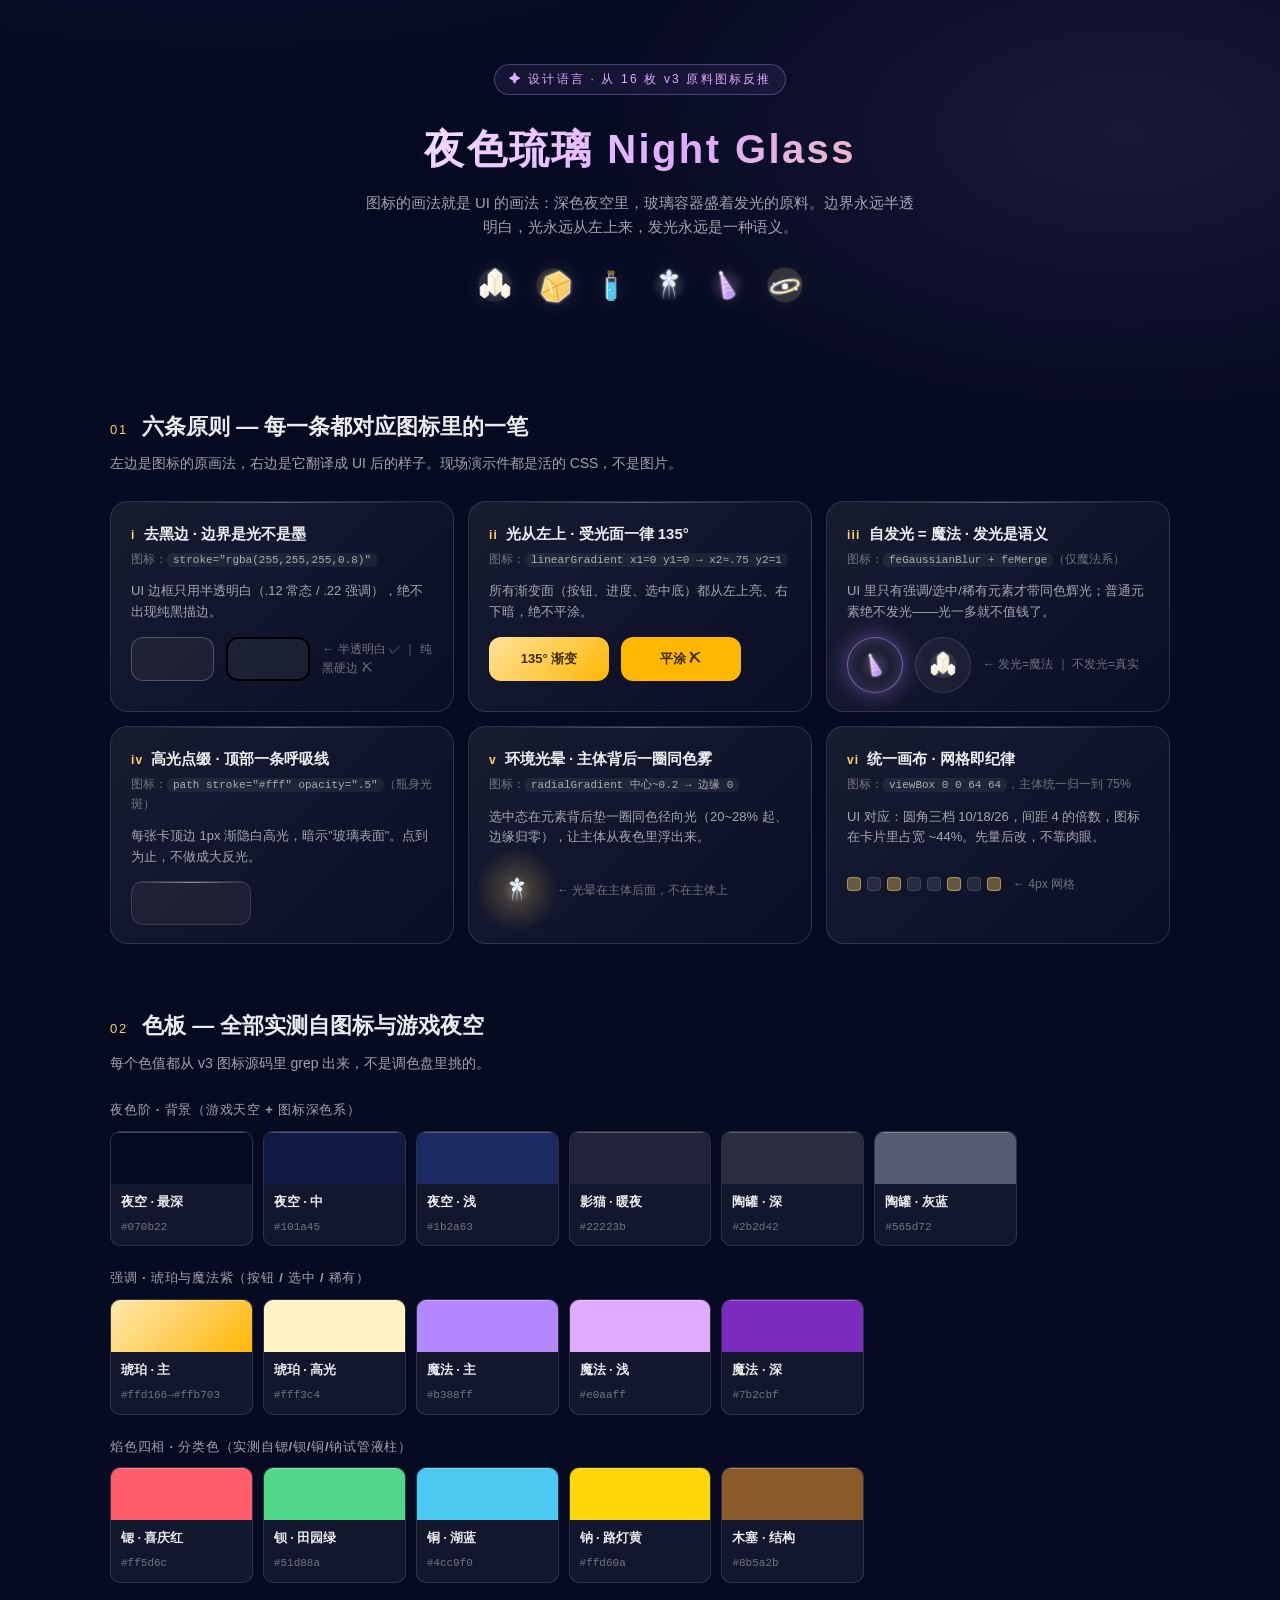
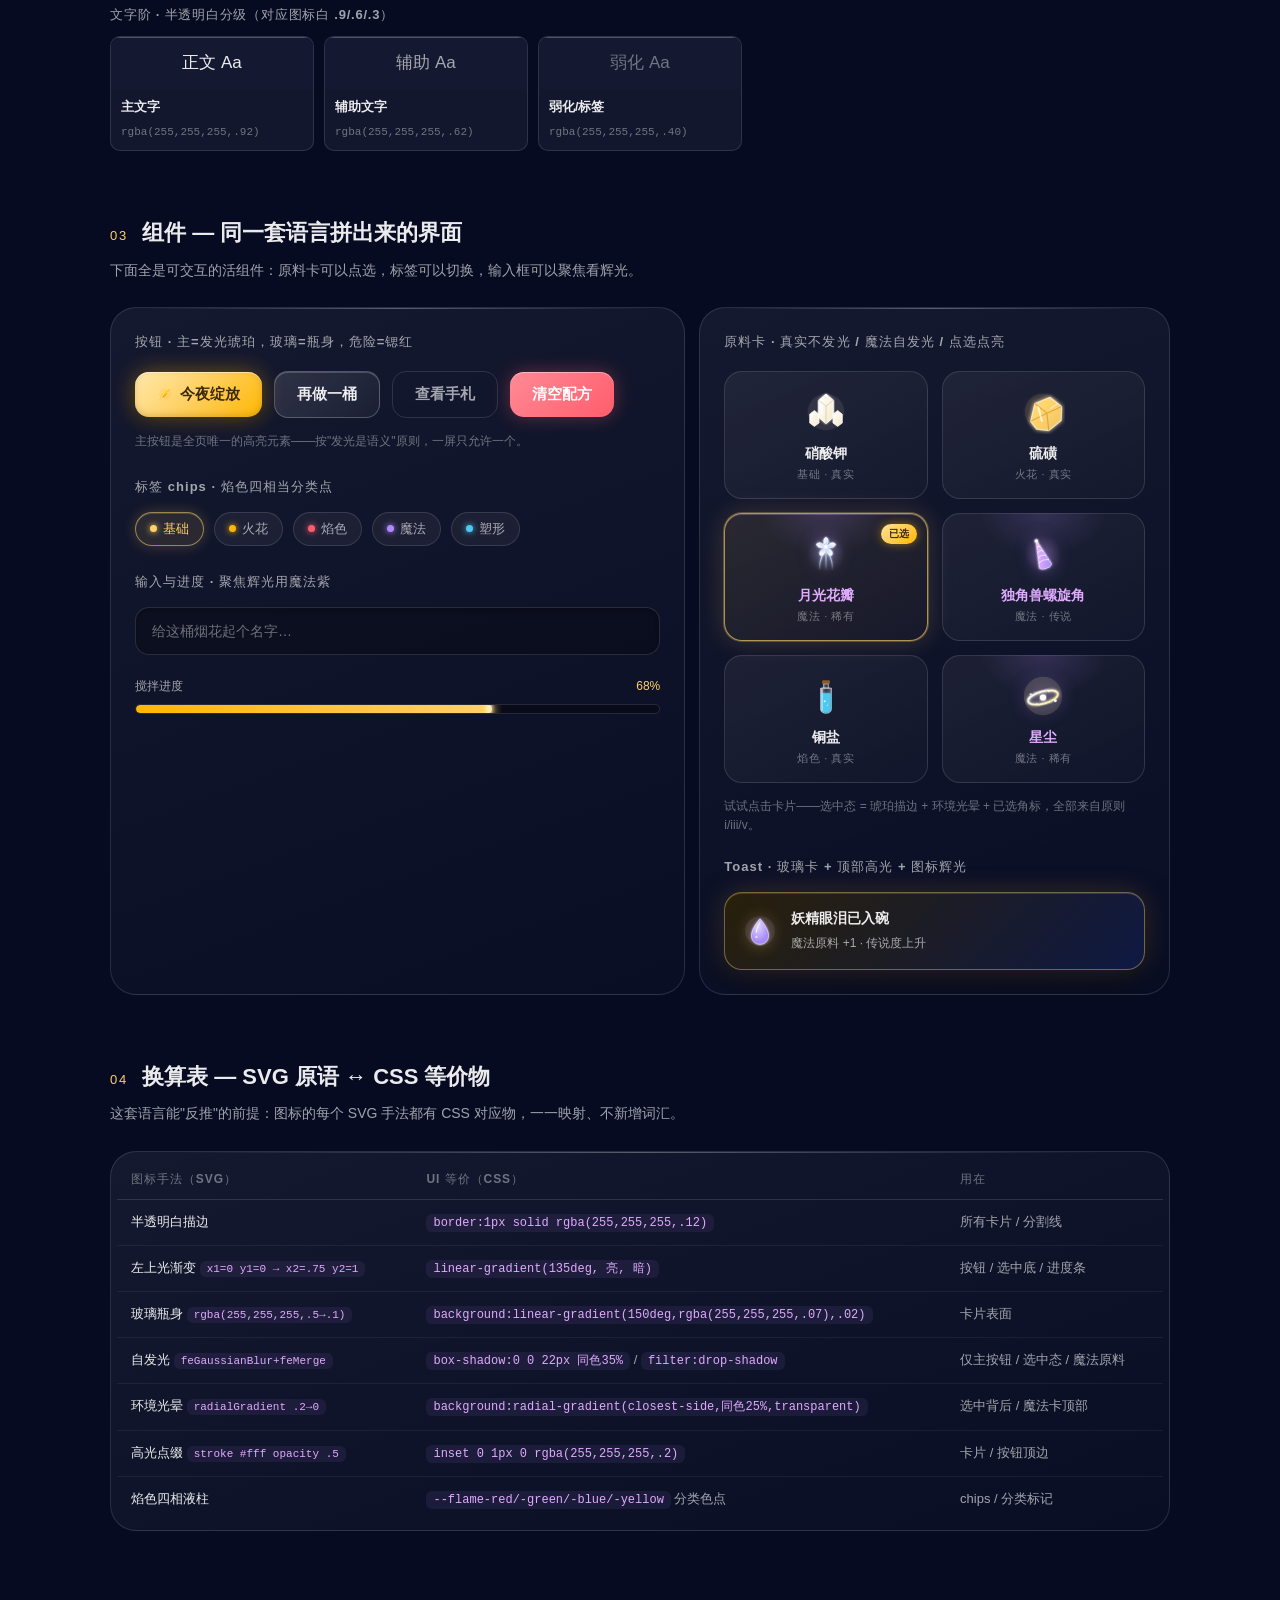
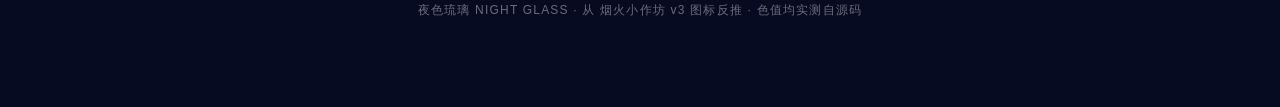
<file: UI设计语言-v3.html>
<!DOCTYPE html>
<html lang="zh-CN" data-page-node-id="zUpSoTRu1iRlcAxRprTw1Z">
<head data-page-node-id="UAcYwofPLXjUZs1cwiRsgE">
<meta charset="UTF-8" data-page-node-id="wwgORMSFWt0EyUYUCPtLeo">
<meta name="viewport" content="width=device-width, initial-scale=1.0" data-page-node-id="YKXzh7L1FRLDgGolmNWBiH">
<title>夜色琉璃 · 从 v3 原料图标反推的 UI 设计语言</title>
<style>
  :root{
    /* 夜色阶（取自游戏天空 + 图标深色系） */
    --bg-0:#070b22; --bg-1:#101a45; --bg-2:#1b2a63;
    /* 玻璃表面（对应瓶身 rgba(255,255,255,.5→.1)） */
    --surface:rgba(255,255,255,.05); --surface-2:rgba(255,255,255,.09);
    /* 半透明白描边（去黑边原则；UI 取 .12/.22 两档） */
    --line:rgba(255,255,255,.12); --line-strong:rgba(255,255,255,.22);
    /* 文字阶（对应图标白 .9/.6/.3 的分级） */
    --ink:rgba(255,255,255,.92); --ink-2:rgba(255,255,255,.62); --ink-3:rgba(255,255,255,.40);
    /* 强调色 */
    --amber:#ffd166; --amber-deep:#ffb703; --amber-ink:#3a2a08;
    --magic:#b388ff; --magic-soft:#e0aaff;
    /* 焰色四相（实测自锶/钡/铜/钠试管） */
    --flame-red:#ff5d6c; --flame-green:#51d88a; --flame-blue:#4cc9f0; --flame-yellow:#ffd60a;
    /* 结构色 */
    --wood:#8b5a2b; --danger:#ff5d6c; --ok:#51d88a;
    /* 圆角（沿用游戏 10/18/26） */
    --r-sm:10px; --r-md:18px; --r-lg:26px;
  }
  *{margin:0;padding:0;box-sizing:border-box}
  body{
    background:
      radial-gradient(1100px 520px at 18% -8%, rgba(27,42,99,.55), transparent 62%),
      radial-gradient(900px 480px at 88% 4%, rgba(179,136,255,.10), transparent 60%),
      var(--bg-0);
    color:var(--ink);
    font-family:-apple-system,BlinkMacSystemFont,"PingFang SC","Microsoft YaHei",sans-serif;
    line-height:1.6; padding:0 20px 90px;
  }
  .wrap{max-width:1060px;margin:0 auto}

  /* ===== 顶部 ===== */
  .hero{padding:64px 0 40px;text-align:center}
  .hero .kicker{
    display:inline-flex;align-items:center;gap:8px;
    font-size:12px;letter-spacing:.18em;color:var(--magic-soft);
    border:1px solid rgba(179,136,255,.35);border-radius:999px;
    padding:5px 14px;background:rgba(179,136,255,.08);
  }
  .hero h1{
    margin:22px 0 10px;font-size:40px;letter-spacing:.06em;font-weight:700;
    background:linear-gradient(135deg,#fff 10%,var(--magic-soft) 55%,var(--amber) 95%);
    -webkit-background-clip:text;background-clip:text;-webkit-text-fill-color:transparent;
  }
  .hero p{color:var(--ink-2);max-width:560px;margin:0 auto;font-size:15px}
  .hero .ico-row{display:flex;justify-content:center;gap:18px;margin-top:26px}
  .hero .ico-row .ico{width:40px;height:40px;filter:drop-shadow(0 0 10px rgba(255,255,255,.15))}

  /* ===== 分区标题 ===== */
  section{margin-top:64px}
  .sec-head{display:flex;align-items:baseline;gap:14px;margin-bottom:8px}
  .sec-head .no{
    font-size:13px;color:var(--amber);letter-spacing:.14em;
    font-variant-numeric:tabular-nums;
  }
  .sec-head h2{font-size:22px;font-weight:650}
  .sec-desc{color:var(--ink-2);font-size:14px;margin-bottom:26px}

  /* ===== 原则卡 ===== */
  .principles{display:grid;grid-template-columns:repeat(auto-fit,minmax(300px,1fr));gap:14px}
  .principle{
    position:relative;border:1px solid var(--line);border-radius:var(--r-md);
    background:linear-gradient(135deg,rgba(255,255,255,.07),rgba(255,255,255,.02));
    padding:20px 20px 18px;overflow:hidden;
  }
  /* 高光点缀：顶部 1px 内高光（对应瓶身光斑） */
  .principle::before{
    content:"";position:absolute;inset:0 0 auto 0;height:1px;
    background:linear-gradient(90deg,transparent 8%,rgba(255,255,255,.28) 50%,transparent 92%);
  }
  .principle h3{font-size:15px;margin-bottom:4px}
  .principle h3 em{font-style:normal;color:var(--amber);font-size:12px;margin-right:8px;letter-spacing:.1em}
  .principle .from{font-size:12px;color:var(--ink-3);margin-bottom:12px}
  .principle .from code{color:var(--ink-2);font-size:11px;background:rgba(255,255,255,.06);padding:1px 6px;border-radius:5px}
  .demo{margin-top:14px;display:flex;align-items:center;gap:12px;min-height:44px}

  /* 单条原则的现场演示件 */
  .d-line{width:120px;height:44px;border-radius:12px;background:var(--surface);position:relative}
  .d-line.hairline{border:1px solid var(--line-strong)}
  .d-line.hardline{border:2px solid #000}
  .d-grad{width:120px;height:44px;border-radius:12px;display:flex;align-items:center;justify-content:center;font-size:13px;font-weight:600}
  .d-grad.tl{background:linear-gradient(135deg,#ffe29a,#ffb703);color:var(--amber-ink)}
  .d-grad.flat{background:#ffb703;color:var(--amber-ink)}
  .d-glow{width:56px;height:56px;border-radius:50%;display:flex;align-items:center;justify-content:center;background:var(--surface);border:1px solid var(--line)}
  .d-glow.on{border-color:rgba(179,136,255,.6);box-shadow:0 0 22px rgba(179,136,255,.45),inset 0 0 12px rgba(179,136,255,.18)}
  .d-glow .ico{width:32px;height:32px}
  .d-hl{width:120px;height:44px;border-radius:12px;background:var(--surface);border:1px solid var(--line);position:relative}
  .d-hl::after{content:"";position:absolute;inset:0 0 auto 0;height:1px;background:linear-gradient(90deg,transparent,rgba(255,255,255,.5),transparent)}
  .d-halo{position:relative;width:56px;height:56px;display:flex;align-items:center;justify-content:center}
  .d-halo::before{content:"";position:absolute;inset:-14px;border-radius:50%;
    background:radial-gradient(closest-side,rgba(255,209,102,.28),transparent)}
  .d-halo .ico{width:32px;height:32px;position:relative}
  .d-grid{display:flex;gap:6px}
  .d-grid i{width:14px;height:14px;border-radius:4px;background:var(--surface-2);border:1px solid var(--line)}
  .d-grid i.f{background:rgba(255,209,102,.35);border-color:rgba(255,209,102,.5)}

  /* ===== 色板 ===== */
  .swatch-group{margin-bottom:22px}
  .swatch-group h4{font-size:13px;color:var(--ink-2);font-weight:550;margin-bottom:10px;letter-spacing:.06em}
  .swatches{display:grid;grid-template-columns:repeat(auto-fill,minmax(128px,1fr));gap:10px}
  .swatch{
    border:1px solid var(--line);border-radius:var(--r-sm);overflow:hidden;
    background:var(--surface);
  }
  .swatch .chip{height:52px;position:relative}
  .swatch .chip::after{content:"";position:absolute;inset:0 0 auto 0;height:1px;background:rgba(255,255,255,.25)}
  .swatch .meta{padding:8px 10px}
  .swatch .meta b{display:block;font-size:12.5px;font-weight:600}
  .swatch .meta span{font-size:11px;color:var(--ink-3);font-family:ui-monospace,Consolas,monospace}

  /* ===== 组件区 ===== */
  .comp-grid{display:grid;grid-template-columns:1.1fr .9fr;gap:14px}
  @media (max-width:820px){.comp-grid{grid-template-columns:1fr}}
  .panel{
    border:1px solid var(--line);border-radius:var(--r-lg);
    background:linear-gradient(160deg,rgba(255,255,255,.06),rgba(255,255,255,.015));
    padding:24px;position:relative;overflow:hidden;
  }
  .panel::before{content:"";position:absolute;inset:0 0 auto 0;height:1px;
    background:linear-gradient(90deg,transparent 6%,rgba(255,255,255,.3) 50%,transparent 94%)}
  .panel h4{font-size:13px;color:var(--ink-2);font-weight:550;letter-spacing:.08em;margin-bottom:18px}

  /* 按钮 */
  .btn-row{display:flex;flex-wrap:wrap;gap:12px;align-items:center}
  .btn{
    -webkit-appearance:none;border:none;cursor:pointer;font:inherit;
    border-radius:14px;padding:11px 22px;font-size:14.5px;font-weight:650;
    color:var(--ink);background:none;position:relative;
    transition:transform .12s ease, box-shadow .2s ease;
  }
  .btn:active{transform:translateY(1px) scale(.98)}
  /* 主按钮 = 魔法原料待遇：135° 渐变 + 自发光 */
  .btn.primary{
    color:var(--amber-ink);
    background:linear-gradient(135deg,#ffe9ad 0%,#ffd166 45%,#ffb703 100%);
    box-shadow:0 0 22px rgba(255,183,3,.4),0 4px 14px rgba(0,0,0,.35),
               inset 0 1px 0 rgba(255,255,255,.55), inset 0 -2px 6px rgba(122,79,0,.25);
  }
  .btn.primary:hover{box-shadow:0 0 32px rgba(255,183,3,.55),0 4px 14px rgba(0,0,0,.35),inset 0 1px 0 rgba(255,255,255,.55)}
  /* 玻璃按钮 = 瓶身待遇 */
  .btn.glass{
    background:linear-gradient(135deg,rgba(255,255,255,.12),rgba(255,255,255,.04));
    border:1px solid var(--line-strong);
    box-shadow:inset 0 1px 0 rgba(255,255,255,.18);
  }
  .btn.glass:hover{background:linear-gradient(135deg,rgba(255,255,255,.16),rgba(255,255,255,.06))}
  /* 幽灵按钮 */
  .btn.ghost{color:var(--ink-2);border:1px solid var(--line)}
  .btn.ghost:hover{color:var(--ink);border-color:var(--line-strong)}
  /* 危险 = 锶红焰色 */
  .btn.danger{
    color:#fff;background:linear-gradient(135deg,#ff8a96,#ff5d6c);
    box-shadow:0 0 18px rgba(255,93,108,.35),inset 0 1px 0 rgba(255,255,255,.4);
  }
  .btn .ico{width:17px;height:17px;vertical-align:-3px;margin-right:6px}

  /* 原料卡（真实 vs 魔法 / 默认 vs 选中） */
  .ing-grid{display:grid;grid-template-columns:repeat(auto-fill,minmax(150px,1fr));gap:14px}
  .ing-card{
    position:relative;cursor:pointer;user-select:none;
    border:1px solid var(--line);border-radius:var(--r-md);
    background:linear-gradient(150deg,rgba(255,255,255,.06),rgba(255,255,255,.02));
    padding:18px 14px 14px;text-align:center;
    transition:border-color .18s, box-shadow .25s, transform .18s;
  }
  .ing-card:active{transform:scale(.97)}
  .ing-card .ico{width:44px;height:44px}
  .ing-card b{display:block;font-size:14px;margin-top:8px}
  .ing-card small{display:block;font-size:11px;color:var(--ink-3);margin-top:2px;letter-spacing:.05em}
  /* 魔法原料：自发光 + 环境光晕（feGaussianBlur+radial 的 CSS 等价） */
  .ing-card.magic .ico{filter:drop-shadow(0 0 8px rgba(179,136,255,.55))}
  .ing-card.magic b{color:var(--magic-soft)}
  .ing-card.magic::before{
    content:"";position:absolute;inset:-1px;border-radius:inherit;pointer-events:none;
    background:radial-gradient(90px 60px at 50% 0%,rgba(179,136,255,.16),transparent 70%);
  }
  /* 选中态：琥珀描边 + 顶部环境光 + 稀有角标 */
  .ing-card.sel{
    border-color:rgba(255,209,102,.65);
    box-shadow:0 0 0 1px rgba(255,209,102,.25),0 0 26px rgba(255,209,102,.18),
               inset 0 1px 0 rgba(255,255,255,.2);
    background:linear-gradient(150deg,rgba(255,209,102,.10),rgba(255,209,102,.03));
  }
  .ing-card.sel::after{
    content:"已选";position:absolute;top:10px;right:10px;
    font-size:10px;color:var(--amber-ink);font-weight:700;
    background:linear-gradient(135deg,#ffe29a,#ffb703);
    border-radius:999px;padding:2px 8px;
    box-shadow:0 0 10px rgba(255,183,3,.5);
  }
  .hint{font-size:12px;color:var(--ink-3);margin-top:14px}

  /* chips */
  .chip-row{display:flex;flex-wrap:wrap;gap:10px}
  .tag{
    font-size:12.5px;padding:6px 14px;border-radius:999px;
    border:1px solid var(--line);color:var(--ink-2);background:var(--surface);
    cursor:pointer;transition:all .15s;
  }
  .tag:hover{border-color:var(--line-strong);color:var(--ink)}
  .tag.on{
    color:var(--amber);border-color:rgba(255,209,102,.55);
    background:rgba(255,209,102,.10);
    box-shadow:0 0 14px rgba(255,209,102,.22),inset 0 1px 0 rgba(255,255,255,.15);
  }
  .tag .dot{display:inline-block;width:7px;height:7px;border-radius:50%;margin-right:6px;vertical-align:1px;
    box-shadow:0 0 6px currentColor}

  /* 输入框 + 进度 */
  .field{
    width:100%;padding:12px 16px;font:inherit;font-size:14px;color:var(--ink);
    background:rgba(0,0,0,.25);border:1px solid var(--line);border-radius:14px;
    outline:none;transition:border-color .18s, box-shadow .25s;
    box-shadow:inset 0 2px 6px rgba(0,0,0,.3);
  }
  .field::placeholder{color:var(--ink-3)}
  .field:focus{
    border-color:rgba(179,136,255,.6);
    box-shadow:0 0 0 3px rgba(179,136,255,.14),0 0 20px rgba(179,136,255,.22),inset 0 2px 6px rgba(0,0,0,.3);
  }
  .prog{margin-top:22px}
  .prog .lab{display:flex;justify-content:space-between;font-size:12px;color:var(--ink-2);margin-bottom:8px}
  .prog .track{height:10px;border-radius:999px;background:rgba(0,0,0,.35);border:1px solid var(--line);overflow:hidden}
  .prog .fill{
    height:100%;width:68%;border-radius:999px;
    background:linear-gradient(90deg,#ffb703,#ffd166);
    box-shadow:0 0 12px rgba(255,209,102,.6);
    position:relative;
  }
  .prog .fill::after{content:"";position:absolute;right:0;top:-3px;bottom:-3px;width:6px;
    background:#fff3c4;border-radius:3px;filter:blur(2px);box-shadow:0 0 10px #ffd166}

  /* toast / 弹层卡 */
  .toast{
    display:flex;gap:14px;align-items:center;
    border:1px solid rgba(255,209,102,.4);border-radius:var(--r-md);
    background:linear-gradient(135deg,rgba(43,33,8,.92),rgba(16,26,69,.92));
    padding:14px 18px;
    box-shadow:0 0 28px rgba(255,209,102,.16),0 12px 32px rgba(0,0,0,.5),
               inset 0 1px 0 rgba(255,255,255,.14);
  }
  .toast .ico{width:34px;height:34px;flex:none;filter:drop-shadow(0 0 8px rgba(255,209,102,.4))}
  .toast b{font-size:14px;display:block}
  .toast small{font-size:12px;color:var(--ink-2)}

  /* ===== 换算表 ===== */
  table{width:100%;border-collapse:collapse;font-size:13px}
  th{ text-align:left;font-size:12px;color:var(--ink-3);font-weight:550;letter-spacing:.08em;
      padding:10px 14px;border-bottom:1px solid var(--line)}
  td{padding:12px 14px;border-bottom:1px solid rgba(255,255,255,.06);vertical-align:top;color:var(--ink-2)}
  td code{font-family:ui-monospace,Consolas,monospace;font-size:12px;color:var(--magic-soft);
    background:rgba(179,136,255,.08);padding:2px 7px;border-radius:6px;word-break:break-all}
  td:first-child{color:var(--ink);white-space:nowrap}
  tr:last-child td{border-bottom:none}

  footer{margin-top:70px;text-align:center;color:var(--ink-3);font-size:12px;letter-spacing:.1em}
  .ico{display:inline-block;vertical-align:middle}
</style>
</head>
<body data-page-node-id="W3w04GBzMuHcP8rzkBKwtV">
<svg width="0" height="0" style="position:absolute" aria-hidden="true" focusable="false" data-page-node-id="lHYBp31R0iBRfzZIDOetB1">
  <defs data-page-node-id="hTGbUUfoJGJvcRENYmxkOC">
    <!-- saltpeter -->
    <linearGradient id="g-saltpeter" x1="0" y1="0" x2="1" y2="1" data-page-node-id="s9wfflFEVyNvBEuW7EOucD">
    <stop offset="0%" stop-color="#ffffff" data-page-node-id="guw6TkViuAn0LkQPVwQc0T"/>
    <stop offset="100%" stop-color="#f5e9c8" data-page-node-id="rPEkwP0m4Qug44gZE7dpnE"/>
    </linearGradient>
    <filter id="glow-salt" data-page-node-id="wgqm990rjdammDudAcGzp4"><feGaussianBlur stdDeviation="1.5" result="blur" data-page-node-id="qKyndt34CVbbVc86xrgmP2"/><feMerge data-page-node-id="ozLElbHm6Hf8Ufyvy0CtS2"><feMergeNode in="blur" data-page-node-id="xTSJBDqNnexF1phBi8XlwA"/><feMergeNode in="SourceGraphic" data-page-node-id="3I8FxDGT0DbDXosJ4g5bZQ"/></feMerge></filter>
    <!-- saltpeter -->
    <linearGradient id="g-saltpeter" x1="0" y1="0" x2="1" y2="1" data-page-node-id="nCdBl6bLnUnUIc0Eaf3XrQ">
    <stop offset="0%" stop-color="#ffffff" data-page-node-id="qvGwuRQW6NB2XZpA4Ol98a"/>
    <stop offset="100%" stop-color="#f5e9c8" data-page-node-id="PZ46Ap7TAQUUmf8Qo9auCL"/>
    </linearGradient>
    <filter id="glow-salt" data-page-node-id="gJxeon9WdBBvTZxIcgMXog"><feGaussianBlur stdDeviation="1.5" result="blur" data-page-node-id="4btTHWl9ltGa3pZaV63NV1"/><feMerge data-page-node-id="b79bhlDQezV90G9jf4hlsI"><feMergeNode in="blur" data-page-node-id="6aZPIHTqMwEGOat3fmXyb5"/><feMergeNode in="SourceGraphic" data-page-node-id="ZdushPXVxvbBFNIVeRy2Mp"/></feMerge></filter>
    <!-- sulfur -->
    <linearGradient id="g-sulfur" x1="0" y1="0" x2="1" y2="1" data-page-node-id="gD10Zfjos5BOq3HjwQgC6J">
    <stop offset="0%" stop-color="#FFE082" data-page-node-id="RtFlQf6QcjTUM6BxLdWaDi"/>
    <stop offset="50%" stop-color="#FFD166" data-page-node-id="N9v9MWjp8znPRm7QTMGhXX"/>
    <stop offset="100%" stop-color="#E9C46A" data-page-node-id="pbs2qLA2Wj0Mc4PEdiG8Rp"/>
    </linearGradient>
    <filter id="glow-sulfur" data-page-node-id="KySOopzGj6j4qay57iZ1f7"><feGaussianBlur stdDeviation="2" result="blur" data-page-node-id="UT4G1yAkHXtkpkKU6Jj4IZ"/><feMerge data-page-node-id="OnUm4b5J14vZxQPyusA8pC"><feMergeNode in="blur" data-page-node-id="R6Jx3HUTHKrN19NxCh2x81"/><feMergeNode in="SourceGraphic" data-page-node-id="eSARZHrs3V8MYGUgAvWAkI"/></feMerge></filter>
    <!-- sulfur -->
    <linearGradient id="g-sulfur" x1="0" y1="0" x2="1" y2="1" data-page-node-id="cVHoNAlnb3kgfZTB5xAnfh">
    <stop offset="0%" stop-color="#FFE082" data-page-node-id="XqeHOzFLyk45KWjh2rFK0c"/>
    <stop offset="50%" stop-color="#FFD166" data-page-node-id="zpQZYOxBujcPa61882o8Bq"/>
    <stop offset="100%" stop-color="#E9C46A" data-page-node-id="gfJ0jJ5UzTdzSfoMbMkEI1"/>
    </linearGradient>
    <filter id="glow-sulfur" data-page-node-id="AeRPsILZTPbC6FNrs8zcp7"><feGaussianBlur stdDeviation="2" result="blur" data-page-node-id="K7zj6v6houBns5zO6FPbaG"/><feMerge data-page-node-id="XYjLfWuGAMa8JizwLeEwWz"><feMergeNode in="blur" data-page-node-id="N4rcVCj078PDKs5EBgCbwU"/><feMergeNode in="SourceGraphic" data-page-node-id="GLeL9d7MJYn9V9zFnL3bKR"/></feMerge></filter>
    <!-- charcoal -->
    <linearGradient id="g-charcoal" x1="0" y1="0" x2="1" y2="1" data-page-node-id="0AzMVatjuZbnknadG7vPFj">
    <stop offset="0%" stop-color="#5c607a" data-page-node-id="itTSFIZIiLW1XdN7oFOfDC"/>
    <stop offset="100%" stop-color="#22223b" data-page-node-id="98FFDDyAsUK5W4ZVjN5r5k"/>
    </linearGradient>
    <filter id="glow-spark" data-page-node-id="NmyuneYItdOT1tpSY3dFBo"><feGaussianBlur stdDeviation="1.5" result="blur" data-page-node-id="VhaQPBKeps3IRVZiAKNnpA"/><feMerge data-page-node-id="Cc1byERlyIMtUHnlrZzSMU"><feMergeNode in="blur" data-page-node-id="AGSb8Tkfk5yDkUVrprk3Ux"/><feMergeNode in="SourceGraphic" data-page-node-id="pU0CpHhoELwjIDKKUT1JhD"/></feMerge></filter>
    <!-- charcoal -->
    <linearGradient id="g-charcoal" x1="0" y1="0" x2="1" y2="1" data-page-node-id="xltpDwLZOMiLVjTCBA2GF1">
    <stop offset="0%" stop-color="#5c607a" data-page-node-id="GvwgBKn0evZGk19h25b2Oe"/>
    <stop offset="100%" stop-color="#22223b" data-page-node-id="xk4fx1mSnYrChCDsUPytb0"/>
    </linearGradient>
    <filter id="glow-spark" data-page-node-id="T6OV89JpxeMiYy2OzBA5TI"><feGaussianBlur stdDeviation="1.5" result="blur" data-page-node-id="lHZpyspJSGjm5AxmEIlpjY"/><feMerge data-page-node-id="NIfoloABwpZ6S9eMqQcQHO"><feMergeNode in="blur" data-page-node-id="EFkOz8oIpPYdpE7vwdjreE"/><feMergeNode in="SourceGraphic" data-page-node-id="TvoQA5SD0nhDoIoJPRdALr"/></feMerge></filter>
    <!-- aluminum -->
    <!-- 粉末堆的金属质感渐变 -->
    <linearGradient id="mg-alu" x1="0" y1="0" x2="0" y2="1" data-page-node-id="s3MorjV5TE0XUPCsZ9rGuG">
    <stop offset="0%" stop-color="#ffffff" data-page-node-id="elIREeAO0BX9TD3U1Exbih"/>
    <stop offset="40%" stop-color="#e9ecef" data-page-node-id="gYG3k6s2l6vVQaK9OBjhMf"/>
    <stop offset="100%" stop-color="#adb5bd" data-page-node-id="zLUVHsDmFCzMENbmYEyTmM"/>
    </linearGradient>
    <!-- 星芒的强烈发光滤镜
    注意：filter 默认滤镜区域只有 bbox 的 ±10%，小图元（如 r=2 的圆）套上
    stdDeviation=2 的模糊会被硬裁出方形接缝 —— 必须把区域放宽。 -->
    <filter id="glow-alu" x="-100%" y="-100%" width="300%" height="300%" data-page-node-id="nkS2GDHD1hfF92NgjHreRf">
    <feGaussianBlur stdDeviation="2" result="blur" data-page-node-id="QvUGXoJzue4qVNxxaFeENc"/>
    <feMerge data-page-node-id="JNriKi9eJlBwK5hx0Tj2XH">
    <feMergeNode in="blur" data-page-node-id="RAIYDBSoyAGAqyVDabFBlq"/>
    <feMergeNode in="SourceGraphic" data-page-node-id="eQGlZ3fzdDPqUUDFe1qTxd"/>
    </feMerge>
    </filter>
    <!-- aluminum -->
    <!-- 粉末堆的金属质感渐变 -->
    <linearGradient id="mg-alu" x1="0" y1="0" x2="0" y2="1" data-page-node-id="lLm73QhKKWxVjtqEWCpkmC">
    <stop offset="0%" stop-color="#ffffff" data-page-node-id="ysWudf6h2Rt0l6cH2ajUvN"/>
    <stop offset="40%" stop-color="#e9ecef" data-page-node-id="L6v2CfGij8bfofhIDTQpPD"/>
    <stop offset="100%" stop-color="#adb5bd" data-page-node-id="vqt3xZEfnbNmb05252pEYj"/>
    </linearGradient>
    <!-- 星芒的强烈发光滤镜
    注意：filter 默认滤镜区域只有 bbox 的 ±10%，小图元（如 r=2 的圆）套上
    stdDeviation=2 的模糊会被硬裁出方形接缝 —— 必须把区域放宽。 -->
    <filter id="glow-alu" x="-100%" y="-100%" width="300%" height="300%" data-page-node-id="r2iFr9RKWs7MXtq1sq9NmT">
    <feGaussianBlur stdDeviation="2" result="blur" data-page-node-id="mHcGoSfHviK8GAfGnnCVGK"/>
    <feMerge data-page-node-id="85MI45siS1TuGlGi678kPZ">
    <feMergeNode in="blur" data-page-node-id="b5BsuBMgWQCQtovgCZ55Vt"/>
    <feMergeNode in="SourceGraphic" data-page-node-id="uf8lBhrSC6BLSLHEL5e6uT"/>
    </feMerge>
    </filter>
    <!-- strontium -->
    <linearGradient id="tube-g" x1="0" y1="0" x2="1" y2="0" data-page-node-id="4Y6mMNkEgd8QoipzKHZBbS"><stop offset="0%" stop-color="rgba(255,255,255,0.5)" data-page-node-id="NpLD6yZyfhkODUsUy4SeJX"/><stop offset="50%" stop-color="rgba(255,255,255,0.1)" data-page-node-id="ivoBA7MPJRvwlcaZkTT8GH"/><stop offset="100%" stop-color="rgba(255,255,255,0.3)" data-page-node-id="wBDpAIjCFG0BmtdnxSYXzV"/></linearGradient><filter id="glow-red" data-page-node-id="oepiaDRFDVnwjPF3mrqQpR"><feGaussianBlur stdDeviation="2" result="blur" data-page-node-id="ZIPHsBQN0VyoFIEyFn866N"/><feMerge data-page-node-id="1vmIXQMdICuaZudqsrNKeV"><feMergeNode in="blur" data-page-node-id="wtqYJyHt2CkBe2Bq4ViSBs"/><feMergeNode in="SourceGraphic" data-page-node-id="niqfgrLBzRtDRojrhsqG5G"/></feMerge></filter>
    <!-- strontium -->
    <linearGradient id="tube-g" x1="0" y1="0" x2="1" y2="0" data-page-node-id="cUcL0um4hREAsOtyGXPWsI"><stop offset="0%" stop-color="rgba(255,255,255,0.5)" data-page-node-id="xRvvoaaQN7AV6CNgDAWNAW"/><stop offset="50%" stop-color="rgba(255,255,255,0.1)" data-page-node-id="yRi1a1aVwh5fBNe8mjn2Ak"/><stop offset="100%" stop-color="rgba(255,255,255,0.3)" data-page-node-id="4IlWl1FadRRtzKB46igAcd"/></linearGradient><filter id="glow-red" data-page-node-id="gOpxHS7CGh29ZAYC53Sc3i"><feGaussianBlur stdDeviation="2" result="blur" data-page-node-id="MfD1HWmyECGPWAh2ed0zvm"/><feMerge data-page-node-id="LilnKzeJpFWlbkPO22v8GY"><feMergeNode in="blur" data-page-node-id="FG3nEBPtBAn9KydDfhv0G5"/><feMergeNode in="SourceGraphic" data-page-node-id="dzWoBG7q031lFj8PHf0bsG"/></feMerge></filter>
    <!-- barium -->
    <linearGradient id="tube-g2" x1="0" y1="0" x2="1" y2="0" data-page-node-id="dxdlS0gyTN0RlnFDxg6WEB"><stop offset="0%" stop-color="rgba(255,255,255,0.5)" data-page-node-id="QQlAWDbAGAdQH3zPBqovcu"/><stop offset="50%" stop-color="rgba(255,255,255,0.1)" data-page-node-id="ul3h2sQJm6C6t6mkBj65Ea"/><stop offset="100%" stop-color="rgba(255,255,255,0.3)" data-page-node-id="hmELnNjLUaJGjU1yqN7llw"/></linearGradient><filter id="glow-green" data-page-node-id="kuCJcTS0xTR0CGp8fNTAAU"><feGaussianBlur stdDeviation="2" result="blur" data-page-node-id="PQal0ffXGFzqaejAQbqOuP"/><feMerge data-page-node-id="jJsNL0EGghv9VyISqFJOoi"><feMergeNode in="blur" data-page-node-id="5Mvu1ZIqrNAI8chdg2SYPd"/><feMergeNode in="SourceGraphic" data-page-node-id="Dfn9CBivVDGUR2i8LTD0z3"/></feMerge></filter>
    <!-- barium -->
    <linearGradient id="tube-g2" x1="0" y1="0" x2="1" y2="0" data-page-node-id="ZLaCIEpPMQ7GQAJCPcPxUK"><stop offset="0%" stop-color="rgba(255,255,255,0.5)" data-page-node-id="WhynC7cgo1i4yW0boyty3P"/><stop offset="50%" stop-color="rgba(255,255,255,0.1)" data-page-node-id="fZcrusANv7sK5pCYLVpB69"/><stop offset="100%" stop-color="rgba(255,255,255,0.3)" data-page-node-id="d2mswXyWkiybVRmQYisIEk"/></linearGradient><filter id="glow-green" data-page-node-id="5IG6d0eLYzKwuvrbAPHqRF"><feGaussianBlur stdDeviation="2" result="blur" data-page-node-id="p6aIgBuFuWK3e3yGlmlNOB"/><feMerge data-page-node-id="R4gpYHSBSWSRU3sqWsi8TG"><feMergeNode in="blur" data-page-node-id="vntoZw82GGTQaFEqQREoRT"/><feMergeNode in="SourceGraphic" data-page-node-id="bfJAddPQzAX2dALM5GPjSw"/></feMerge></filter>
    <!-- copper -->
    <linearGradient id="tube-g3" x1="0" y1="0" x2="1" y2="0" data-page-node-id="Mk2HJlJe1OTHz9w0CH2MwB"><stop offset="0%" stop-color="rgba(255,255,255,0.5)" data-page-node-id="F9nxqb78F6WpH28KzThbm1"/><stop offset="50%" stop-color="rgba(255,255,255,0.1)" data-page-node-id="E6AF5wqnqippnrT5LWkqQS"/><stop offset="100%" stop-color="rgba(255,255,255,0.3)" data-page-node-id="gyqOvmCM6545XV0N4p8ABr"/></linearGradient><filter id="glow-blue" data-page-node-id="fCBqjVbB5KIDKN5qMsBHKl"><feGaussianBlur stdDeviation="2" result="blur" data-page-node-id="BU9hgmQT4gQpO9Ch7G14rL"/><feMerge data-page-node-id="EL53mYFsq87DqFGizlNERL"><feMergeNode in="blur" data-page-node-id="TeeyfYEeFqcg3hB8KmDEQi"/><feMergeNode in="SourceGraphic" data-page-node-id="tT1iBUDBYl3TeAuvweQqjB"/></feMerge></filter>
    <!-- copper -->
    <linearGradient id="tube-g3" x1="0" y1="0" x2="1" y2="0" data-page-node-id="K2ldvAigU5FLHRyCh2U47o"><stop offset="0%" stop-color="rgba(255,255,255,0.5)" data-page-node-id="379oHbpKs5CiQQ8ZVAAwtM"/><stop offset="50%" stop-color="rgba(255,255,255,0.1)" data-page-node-id="8815y1oDDM7zJfj7Qjzgzi"/><stop offset="100%" stop-color="rgba(255,255,255,0.3)" data-page-node-id="CBaXpDCWbotQX6ZlN30FCB"/></linearGradient><filter id="glow-blue" data-page-node-id="6lEpjM6EiuelAda7PxEnpx"><feGaussianBlur stdDeviation="2" result="blur" data-page-node-id="z3gGklw25mWnEoTtkgi19V"/><feMerge data-page-node-id="8MY7sKmFbFEDzZfTraYoLt"><feMergeNode in="blur" data-page-node-id="S1EEkILH2OabtGdBSDYar7"/><feMergeNode in="SourceGraphic" data-page-node-id="dhuYTEASs3q1iRy4NLGGTW"/></feMerge></filter>
    <!-- sodium -->
    <linearGradient id="tube-g4" x1="0" y1="0" x2="1" y2="0" data-page-node-id="uCMEj1LJv12F7RtLIKW1kx"><stop offset="0%" stop-color="rgba(255,255,255,0.5)" data-page-node-id="iVDBFWmAKv0cUd3z1VW4Er"/><stop offset="50%" stop-color="rgba(255,255,255,0.1)" data-page-node-id="8L6Uo8WAt2X9TeDImgza74"/><stop offset="100%" stop-color="rgba(255,255,255,0.3)" data-page-node-id="PKpMVl7tn7Qh6ZpSR29My9"/></linearGradient><filter id="glow-yellow" data-page-node-id="s7lD2OMemKfv6IHQAIwwtZ"><feGaussianBlur stdDeviation="2.5" result="blur" data-page-node-id="apB30OAyQkiOsIAXEjKxy6"/><feMerge data-page-node-id="EuFS2E3ERBbocMDhhfLatK"><feMergeNode in="blur" data-page-node-id="7AMVQ82LKTAW1GqS3njJVS"/><feMergeNode in="SourceGraphic" data-page-node-id="sEJDzqEAKHLbCk7aMNbkL9"/></feMerge></filter>
    <!-- sodium -->
    <linearGradient id="tube-g4" x1="0" y1="0" x2="1" y2="0" data-page-node-id="DLh9Ej5XopJbuFFEXjDrtj"><stop offset="0%" stop-color="rgba(255,255,255,0.5)" data-page-node-id="L9BGv0w1HI0bEvorzNkclo"/><stop offset="50%" stop-color="rgba(255,255,255,0.1)" data-page-node-id="ErXdGlDWoDdd0f08XwrAuJ"/><stop offset="100%" stop-color="rgba(255,255,255,0.3)" data-page-node-id="L8bOy2kL29lf8dhKme9NIE"/></linearGradient><filter id="glow-yellow" data-page-node-id="BRI7JekpeZkQ0opDxqnKWt"><feGaussianBlur stdDeviation="2.5" result="blur" data-page-node-id="bNbb8IWGBXcF1IftDD5zQ6"/><feMerge data-page-node-id="AmgHiQr49zI4Ea8c1LyvGv"><feMergeNode in="blur" data-page-node-id="eG9y4EkWkskE5jEdLDiRgq"/><feMergeNode in="SourceGraphic" data-page-node-id="cbjdpOgknXR9yg0KnDsW3v"/></feMerge></filter>
    <!-- moonpetal -->
    <!-- 环境光晕：同色径向渐变，极低透明度，让图标在深色 UI 上自然浮起 -->
    <radialGradient id="mg-moon-amb" cx="50%" cy="50%" r="50%" data-page-node-id="9Gha4Hof5FN5AevgvUExRl">
    <stop offset="0%" stop-color="#cfe3ff" stop-opacity="0.22" data-page-node-id="MkhixM1Z5dRoOFJDCjRBPG"/>
    <stop offset="100%" stop-color="#cfe3ff" stop-opacity="0" data-page-node-id="TbQ5pZ2ZRhNAnfaCUQnTB5"/>
    </radialGradient>
    <!-- 花瓣：光从左上打下来，尖端最亮、根部压深 -->
    <linearGradient id="mg-moon-petal" x1="0" y1="0" x2="0.7" y2="1" data-page-node-id="P4fs3e21FjE5ywXh1TlQgn">
    <stop offset="0%" stop-color="#ffffff" data-page-node-id="28iVDBDq3QOavaP30U976o"/>
    <stop offset="55%" stop-color="#e2edff" data-page-node-id="dlCDjLMkouPb0JpsnhbHNw"/>
    <stop offset="100%" stop-color="#b7cffb" data-page-node-id="B32sFeshngoqSR38EXDEvn"/>
    </linearGradient>
    <!-- 花心：径向高亮 -->
    <radialGradient id="mg-moon-core" cx="42%" cy="35%" r="70%" data-page-node-id="d0VQCyGg9S2oLBoIJy7KDi">
    <stop offset="0%" stop-color="#ffffff" data-page-node-id="erdPfcTUTi6IJ4GqED4Lvu"/>
    <stop offset="100%" stop-color="#cfe3ff" data-page-node-id="rfvgDuKJ0X8r8cpegBeBfs"/>
    </radialGradient>
    <!-- 拖尾：越往下越透明，模拟消散。
    必须用 userSpaceOnUse —— 中间那条竖直拖尾 x 恒为 32，包围盒宽度为 0，
    用默认的 objectBoundingBox 渐变会因为包围盒退化而整条不渲染。 -->
    <linearGradient id="mg-moon-trail" gradientUnits="userSpaceOnUse" x1="0" y1="30" x2="0" y2="58" data-page-node-id="Ovr8bCK7nvfMU1JMZOSrAL">
    <stop offset="0%" stop-color="#dceaff" stop-opacity="0.9" data-page-node-id="wespcZzgGJjiMAFtkMVbtw"/>
    <stop offset="55%" stop-color="#cfe3ff" stop-opacity="0.5" data-page-node-id="zPRD3Gh3ryiTa0ECY1ZWqk"/>
    <stop offset="100%" stop-color="#cfe3ff" stop-opacity="0" data-page-node-id="t4AfSecRGu3Em9TSSXCVrA"/>
    </linearGradient>
    <!-- 自发光（魔法原料必须微微发光）；滤镜区域放宽，避免模糊被裁出硬边 -->
    <filter id="glow-moon" x="-100%" y="-100%" width="300%" height="300%" data-page-node-id="bcER7BESAJcqMqgxVdUWVo">
    <feGaussianBlur stdDeviation="1.6" result="blur" data-page-node-id="d6j1Z8XNgbSQ6MmmZowrPK"/>
    <feMerge data-page-node-id="sQeOWgkvGv9iYVKA7qBZpa"><feMergeNode in="blur" data-page-node-id="eLpkJjZuFaLBn3qQrklTUW"/><feMergeNode in="SourceGraphic" data-page-node-id="xgGe77vRgae2VGEIuG1SHq"/></feMerge>
    </filter>
    <!-- moonpetal -->
    <!-- 环境光晕：同色径向渐变，极低透明度，让图标在深色 UI 上自然浮起 -->
    <radialGradient id="mg-moon-amb" cx="50%" cy="50%" r="50%" data-page-node-id="clpT9DK1cKSbNbyzGTJz8p">
    <stop offset="0%" stop-color="#cfe3ff" stop-opacity="0.22" data-page-node-id="C8o8Oxl37kpxMoOZL0wUEQ"/>
    <stop offset="100%" stop-color="#cfe3ff" stop-opacity="0" data-page-node-id="NmArIX7d1a5RJZt1CEEyPm"/>
    </radialGradient>
    <!-- 花瓣：光从左上打下来，尖端最亮、根部压深 -->
    <linearGradient id="mg-moon-petal" x1="0" y1="0" x2="0.7" y2="1" data-page-node-id="rYbzR96UNY5t5kG0vXiE4G">
    <stop offset="0%" stop-color="#ffffff" data-page-node-id="YyJfcPTJ56tFSdZwVlrqi5"/>
    <stop offset="55%" stop-color="#e2edff" data-page-node-id="RTGjxMbq2DfsnwfFwjCUtq"/>
    <stop offset="100%" stop-color="#b7cffb" data-page-node-id="fDCnNqBZDxXk8nOfjkYHcy"/>
    </linearGradient>
    <!-- 花心：径向高亮 -->
    <radialGradient id="mg-moon-core" cx="42%" cy="35%" r="70%" data-page-node-id="fEHOGSxmZDM9oXKDfJDzSa">
    <stop offset="0%" stop-color="#ffffff" data-page-node-id="oIFaB4TyGc25EuIIMLKjgN"/>
    <stop offset="100%" stop-color="#cfe3ff" data-page-node-id="g1SBWVqVlTLRdP12UZfcJJ"/>
    </radialGradient>
    <!-- 拖尾：越往下越透明，模拟消散。
    必须用 userSpaceOnUse —— 中间那条竖直拖尾 x 恒为 32，包围盒宽度为 0，
    用默认的 objectBoundingBox 渐变会因为包围盒退化而整条不渲染。 -->
    <linearGradient id="mg-moon-trail" gradientUnits="userSpaceOnUse" x1="0" y1="30" x2="0" y2="58" data-page-node-id="qG2beCuwdMFBtyS3opNf4r">
    <stop offset="0%" stop-color="#dceaff" stop-opacity="0.9" data-page-node-id="F3FUiD8fVcurj5dXBqKJQJ"/>
    <stop offset="55%" stop-color="#cfe3ff" stop-opacity="0.5" data-page-node-id="CPOBKdEhDvqFS6pYkD0lem"/>
    <stop offset="100%" stop-color="#cfe3ff" stop-opacity="0" data-page-node-id="1X1UEa658tIvSYM4izFFO8"/>
    </linearGradient>
    <!-- 自发光（魔法原料必须微微发光）；滤镜区域放宽，避免模糊被裁出硬边 -->
    <filter id="glow-moon" x="-100%" y="-100%" width="300%" height="300%" data-page-node-id="e78mBHEx6teKXWigFCMQ39">
    <feGaussianBlur stdDeviation="1.6" result="blur" data-page-node-id="kO9on3e9RwpG9DAnCjizn2"/>
    <feMerge data-page-node-id="5rpIAqfoGq46JinqN99RTt"><feMergeNode in="blur" data-page-node-id="0m6trKsdgM3rJytDp898OF"/><feMergeNode in="SourceGraphic" data-page-node-id="vxClhGgUgIVnreM0ydFxX2"/></feMerge>
    </filter>
    <!-- moonpetal -->
    <!-- 环境光晕：同色径向渐变，极低透明度，让图标在深色 UI 上自然浮起 -->
    <radialGradient id="mg-moon-amb" cx="50%" cy="50%" r="50%" data-page-node-id="5PYbDAVGBQ5gaqPE4k1AR4">
    <stop offset="0%" stop-color="#cfe3ff" stop-opacity="0.22" data-page-node-id="sOoUMGO2xLOF6jNyKsxzVJ"/>
    <stop offset="100%" stop-color="#cfe3ff" stop-opacity="0" data-page-node-id="jHk4x7dAXWSxVPNfASl8BZ"/>
    </radialGradient>
    <!-- 花瓣：光从左上打下来，尖端最亮、根部压深 -->
    <linearGradient id="mg-moon-petal" x1="0" y1="0" x2="0.7" y2="1" data-page-node-id="wO6eo3KgDIxaD7HOdIYk4G">
    <stop offset="0%" stop-color="#ffffff" data-page-node-id="UqV5OWqFjz3KNhzlr8fOUz"/>
    <stop offset="55%" stop-color="#e2edff" data-page-node-id="rOxXtUjjcRgNx5dXZ6IoSp"/>
    <stop offset="100%" stop-color="#b7cffb" data-page-node-id="G8dRIkrJWL8DepvOpeWZeJ"/>
    </linearGradient>
    <!-- 花心：径向高亮 -->
    <radialGradient id="mg-moon-core" cx="42%" cy="35%" r="70%" data-page-node-id="qKAS9iIAsxLb2JXEsSKVLW">
    <stop offset="0%" stop-color="#ffffff" data-page-node-id="qdMCDr9iR5atAErqn7VY5H"/>
    <stop offset="100%" stop-color="#cfe3ff" data-page-node-id="TF0LI3Fu40m0W1qxMhqyPD"/>
    </radialGradient>
    <!-- 拖尾：越往下越透明，模拟消散。
    必须用 userSpaceOnUse —— 中间那条竖直拖尾 x 恒为 32，包围盒宽度为 0，
    用默认的 objectBoundingBox 渐变会因为包围盒退化而整条不渲染。 -->
    <linearGradient id="mg-moon-trail" gradientUnits="userSpaceOnUse" x1="0" y1="30" x2="0" y2="58" data-page-node-id="UNWNEjZmlRDs4BLbYzcKt5">
    <stop offset="0%" stop-color="#dceaff" stop-opacity="0.9" data-page-node-id="mnGZfdHJkLAdCx4hpnmtEf"/>
    <stop offset="55%" stop-color="#cfe3ff" stop-opacity="0.5" data-page-node-id="hBC8qCZXtAuhpUKqCzNqjK"/>
    <stop offset="100%" stop-color="#cfe3ff" stop-opacity="0" data-page-node-id="L8dspZrq3FbtXcVT8yzlct"/>
    </linearGradient>
    <!-- 自发光（魔法原料必须微微发光）；滤镜区域放宽，避免模糊被裁出硬边 -->
    <filter id="glow-moon" x="-100%" y="-100%" width="300%" height="300%" data-page-node-id="FnFIuq9UBKGyJkNhApIBLN">
    <feGaussianBlur stdDeviation="1.6" result="blur" data-page-node-id="Hc70le6nBHRwDgE0JK6ynb"/>
    <feMerge data-page-node-id="AotYQhPaCIMYA8vM86zloC"><feMergeNode in="blur" data-page-node-id="ZbJ71OrRpE6QnrPn4GFzjj"/><feMergeNode in="SourceGraphic" data-page-node-id="bo45WVFiwrndeHntiCkZNQ"/></feMerge>
    </filter>
    <!-- moonpetal -->
    <!-- 环境光晕：同色径向渐变，极低透明度，让图标在深色 UI 上自然浮起 -->
    <radialGradient id="mg-moon-amb" cx="50%" cy="50%" r="50%" data-page-node-id="E0K4PwBBSiQHXsgPR8p4Ig">
    <stop offset="0%" stop-color="#cfe3ff" stop-opacity="0.22" data-page-node-id="aWVyM0BNtb6nIhokClIXpR"/>
    <stop offset="100%" stop-color="#cfe3ff" stop-opacity="0" data-page-node-id="VOWvFKMbQgZvQQrVwnVvGT"/>
    </radialGradient>
    <!-- 花瓣：光从左上打下来，尖端最亮、根部压深 -->
    <linearGradient id="mg-moon-petal" x1="0" y1="0" x2="0.7" y2="1" data-page-node-id="Zq0HwyZE3NT08D3fiavqK6">
    <stop offset="0%" stop-color="#ffffff" data-page-node-id="g3GnG7VyZTkAbDPKamHhHP"/>
    <stop offset="55%" stop-color="#e2edff" data-page-node-id="LEKpQBUi4FL5eZojHvqRQ1"/>
    <stop offset="100%" stop-color="#b7cffb" data-page-node-id="mEpqpZq2lEU4Okur1AifPi"/>
    </linearGradient>
    <!-- 花心：径向高亮 -->
    <radialGradient id="mg-moon-core" cx="42%" cy="35%" r="70%" data-page-node-id="hLXMoTwM0GRBoUygA6dS30">
    <stop offset="0%" stop-color="#ffffff" data-page-node-id="xW5egN0R1xaPMNQqnSydXm"/>
    <stop offset="100%" stop-color="#cfe3ff" data-page-node-id="QUhpE7SB5Hb3s9aun2TEwT"/>
    </radialGradient>
    <!-- 拖尾：越往下越透明，模拟消散。
    必须用 userSpaceOnUse —— 中间那条竖直拖尾 x 恒为 32，包围盒宽度为 0，
    用默认的 objectBoundingBox 渐变会因为包围盒退化而整条不渲染。 -->
    <linearGradient id="mg-moon-trail" gradientUnits="userSpaceOnUse" x1="0" y1="30" x2="0" y2="58" data-page-node-id="1UmCZ27Eki0hrSpllhsxHp">
    <stop offset="0%" stop-color="#dceaff" stop-opacity="0.9" data-page-node-id="HXqB8M9tZGvI5Dz7g8nFJH"/>
    <stop offset="55%" stop-color="#cfe3ff" stop-opacity="0.5" data-page-node-id="251VZICF8QRHf7HCFFoTvT"/>
    <stop offset="100%" stop-color="#cfe3ff" stop-opacity="0" data-page-node-id="UbCa8wThLQKtB9tijRccYb"/>
    </linearGradient>
    <!-- 自发光（魔法原料必须微微发光）；滤镜区域放宽，避免模糊被裁出硬边 -->
    <filter id="glow-moon" x="-100%" y="-100%" width="300%" height="300%" data-page-node-id="ME0DH3ayneS4MWSgVQdvvV">
    <feGaussianBlur stdDeviation="1.6" result="blur" data-page-node-id="MrqG5kv2lhAIjxpyXkdWHC"/>
    <feMerge data-page-node-id="PXrrwOEAgtVp7q4TwvIqtC"><feMergeNode in="blur" data-page-node-id="OjkwVnb7vCYbYgwci3czDV"/><feMergeNode in="SourceGraphic" data-page-node-id="Ad2fpYT8SdrAIerB6cV8jB"/></feMerge>
    </filter>
    <!-- moonpetal -->
    <!-- 环境光晕：同色径向渐变，极低透明度，让图标在深色 UI 上自然浮起 -->
    <radialGradient id="mg-moon-amb" cx="50%" cy="50%" r="50%" data-page-node-id="BkRljOi4HrnwDBESt7LouF">
    <stop offset="0%" stop-color="#cfe3ff" stop-opacity="0.22" data-page-node-id="TGbm4HViSEtPAOogflnwf9"/>
    <stop offset="100%" stop-color="#cfe3ff" stop-opacity="0" data-page-node-id="HP3SkBWOafnfrgAmlwCTn4"/>
    </radialGradient>
    <!-- 花瓣：光从左上打下来，尖端最亮、根部压深 -->
    <linearGradient id="mg-moon-petal" x1="0" y1="0" x2="0.7" y2="1" data-page-node-id="iSQupLxj4BhDKQJuCIUXCr">
    <stop offset="0%" stop-color="#ffffff" data-page-node-id="oh3uUEMLeqNXNAVf2z4KKl"/>
    <stop offset="55%" stop-color="#e2edff" data-page-node-id="91b4aUpBsLVCkNct7TEgyj"/>
    <stop offset="100%" stop-color="#b7cffb" data-page-node-id="bO6T6QZVMcF9oaqbQhkzLb"/>
    </linearGradient>
    <!-- 花心：径向高亮 -->
    <radialGradient id="mg-moon-core" cx="42%" cy="35%" r="70%" data-page-node-id="rfHSOH5b2vomGzKblciL7j">
    <stop offset="0%" stop-color="#ffffff" data-page-node-id="v2EgFGwEnbkiXSIiCfS6Jy"/>
    <stop offset="100%" stop-color="#cfe3ff" data-page-node-id="hLPSSD6ISEzgzR8hONFhYF"/>
    </radialGradient>
    <!-- 拖尾：越往下越透明，模拟消散。
    必须用 userSpaceOnUse —— 中间那条竖直拖尾 x 恒为 32，包围盒宽度为 0，
    用默认的 objectBoundingBox 渐变会因为包围盒退化而整条不渲染。 -->
    <linearGradient id="mg-moon-trail" gradientUnits="userSpaceOnUse" x1="0" y1="30" x2="0" y2="58" data-page-node-id="XtlVztvpeR8QFAMpkW5mBL">
    <stop offset="0%" stop-color="#dceaff" stop-opacity="0.9" data-page-node-id="W4jEtgg7HbsvMzXlGUeTeV"/>
    <stop offset="55%" stop-color="#cfe3ff" stop-opacity="0.5" data-page-node-id="hjjMjN9A811fjo9vX9BKBK"/>
    <stop offset="100%" stop-color="#cfe3ff" stop-opacity="0" data-page-node-id="6nlTiHjFcrZNadYUGPnlsF"/>
    </linearGradient>
    <!-- 自发光（魔法原料必须微微发光）；滤镜区域放宽，避免模糊被裁出硬边 -->
    <filter id="glow-moon" x="-100%" y="-100%" width="300%" height="300%" data-page-node-id="mIY8TZby65Go2QqhRfGg5r">
    <feGaussianBlur stdDeviation="1.6" result="blur" data-page-node-id="DxpAoSGUPhzpKieaEFxY5C"/>
    <feMerge data-page-node-id="l01a0bawxiC9dl7xX3pHW0"><feMergeNode in="blur" data-page-node-id="DyvzUcj80IG5wsIv6AV5HY"/><feMergeNode in="SourceGraphic" data-page-node-id="81j6ZzvKckneIyseaFMhLd"/></feMerge>
    </filter>
    <!-- dragonscale -->
    <!-- 环境光晕：同色径向渐变 -->
    <radialGradient id="mg-scale-amb" cx="50%" cy="50%" r="50%" data-page-node-id="KIZ5MoU7Tqu9xVGKlYLMHP">
    <stop offset="0%" stop-color="#ffb703" stop-opacity="0.22" data-page-node-id="un0IauxdCAhemSiHIY1rNy"/>
    <stop offset="100%" stop-color="#ffb703" stop-opacity="0" data-page-node-id="qw3nwGM3xs5A4GnmLEHkeC"/>
    </radialGradient>
    <!-- 鳞片本体：金光渐变（亮金 → 金 → 橙金），光从左上打下来 -->
    <linearGradient id="mg-scale" x1="0" y1="0" x2="0.75" y2="1" data-page-node-id="lbbiN1IcanozFUBAQ0RRvO">
    <stop offset="0%" stop-color="#fff3c4" data-page-node-id="W232wqq3ClN1lGAK84ExHC"/>
    <stop offset="35%" stop-color="#ffd166" data-page-node-id="gsf9vFNg3zPl3EnsJ2fNv2"/>
    <stop offset="72%" stop-color="#ffb703" data-page-node-id="m7G1UX1PvCIeSPS0ruhJfU"/>
    <stop offset="100%" stop-color="#e07b00" data-page-node-id="KtVPftuUPm9nYU8PLCOfy6"/>
    </linearGradient>
    <!-- 边缘发光（滤镜区域放宽，避免小图元被裁出方形接缝） -->
    <filter id="glow-scale" x="-100%" y="-100%" width="300%" height="300%" data-page-node-id="plz5xk18GCtTODEtxUgC60">
    <feGaussianBlur stdDeviation="1.7" result="blur" data-page-node-id="e5MzOwCejJ4HbPweN0bRxG"/>
    <feMerge data-page-node-id="BZBf9fhwbQqVu38dT4nRfz"><feMergeNode in="blur" data-page-node-id="EPnwpEc46weES0qUlDcaPC"/><feMergeNode in="SourceGraphic" data-page-node-id="fgg6zM3py4SCfGwcELA77f"/></feMerge>
    </filter>
    <!-- dragonscale -->
    <!-- 环境光晕：同色径向渐变 -->
    <radialGradient id="mg-scale-amb" cx="50%" cy="50%" r="50%" data-page-node-id="Z7v3VXpc73YGRPRK5SfZgf">
    <stop offset="0%" stop-color="#ffb703" stop-opacity="0.22" data-page-node-id="U8uha6Zd7cmTNoN4HEgu4G"/>
    <stop offset="100%" stop-color="#ffb703" stop-opacity="0" data-page-node-id="b4KMQX6MIBGMJCHOIFC5qk"/>
    </radialGradient>
    <!-- 鳞片本体：金光渐变（亮金 → 金 → 橙金），光从左上打下来 -->
    <linearGradient id="mg-scale" x1="0" y1="0" x2="0.75" y2="1" data-page-node-id="rR2ZMFImfNQp5Gpc7mXo2p">
    <stop offset="0%" stop-color="#fff3c4" data-page-node-id="uctrt47wah6nLQiioHEcVB"/>
    <stop offset="35%" stop-color="#ffd166" data-page-node-id="yae7xXamXOXpvLIXcVmu4h"/>
    <stop offset="72%" stop-color="#ffb703" data-page-node-id="AYUVTnGcAdRdgG198IpnZH"/>
    <stop offset="100%" stop-color="#e07b00" data-page-node-id="GhBcgOd3XHevNUlofv1hpT"/>
    </linearGradient>
    <!-- 边缘发光（滤镜区域放宽，避免小图元被裁出方形接缝） -->
    <filter id="glow-scale" x="-100%" y="-100%" width="300%" height="300%" data-page-node-id="bGuEP5TJGkmWKqirkb63Ka">
    <feGaussianBlur stdDeviation="1.7" result="blur" data-page-node-id="ro6rYmD1RUaDcPlShnEan8"/>
    <feMerge data-page-node-id="PR0mxaBsuMtLC72pGOUGu9"><feMergeNode in="blur" data-page-node-id="KlN1aElIN220ePrYnQLlMQ"/><feMergeNode in="SourceGraphic" data-page-node-id="D3zyGjeMDuEjiJC1PsHSAf"/></feMerge>
    </filter>
    <!-- dragonscale -->
    <!-- 环境光晕：同色径向渐变 -->
    <radialGradient id="mg-scale-amb" cx="50%" cy="50%" r="50%" data-page-node-id="F2eq0TxcQ81ZWOqZk9D9F7">
    <stop offset="0%" stop-color="#ffb703" stop-opacity="0.22" data-page-node-id="m7YSRQDfoANDq7DPz77vtL"/>
    <stop offset="100%" stop-color="#ffb703" stop-opacity="0" data-page-node-id="ztBxQEjxjlEWRa5iTmZKZA"/>
    </radialGradient>
    <!-- 鳞片本体：金光渐变（亮金 → 金 → 橙金），光从左上打下来 -->
    <linearGradient id="mg-scale" x1="0" y1="0" x2="0.75" y2="1" data-page-node-id="TfUF4T4oR4HXt2h1C3mNRf">
    <stop offset="0%" stop-color="#fff3c4" data-page-node-id="GYDORgFonCNB0PqRVesqQJ"/>
    <stop offset="35%" stop-color="#ffd166" data-page-node-id="NlB5scIuDwIJtuBUPsaPKY"/>
    <stop offset="72%" stop-color="#ffb703" data-page-node-id="jycSYIpYk6avXOTKEmCizi"/>
    <stop offset="100%" stop-color="#e07b00" data-page-node-id="zVejgGRhmiOEwujEpmwVkw"/>
    </linearGradient>
    <!-- 边缘发光（滤镜区域放宽，避免小图元被裁出方形接缝） -->
    <filter id="glow-scale" x="-100%" y="-100%" width="300%" height="300%" data-page-node-id="jPafBdq3msqh3F9pphuB8A">
    <feGaussianBlur stdDeviation="1.7" result="blur" data-page-node-id="e3ALEEy9p9N3STqVsJMdjP"/>
    <feMerge data-page-node-id="PO2zpborsRAVWz7lmYtKdx"><feMergeNode in="blur" data-page-node-id="2DFqNVqtlmJqyA1i13fii2"/><feMergeNode in="SourceGraphic" data-page-node-id="95jAwGCjAJMU3D4SfpMFa8"/></feMerge>
    </filter>
    <!-- phoenix -->
    <!-- 环境光晕：同色径向渐变 -->
    <radialGradient id="mg-plume-amb" cx="50%" cy="50%" r="50%" data-page-node-id="SHFXNR5ChogHktjOeqDB1U">
    <stop offset="0%" stop-color="#ff7b00" stop-opacity="0.2" data-page-node-id="eDGYnqPOxkaEBIACnII30q"/>
    <stop offset="100%" stop-color="#ff7b00" stop-opacity="0" data-page-node-id="mu5nEL9CAUFdLzkXijpeU9"/>
    </radialGradient>
    <!-- 金光渐变：走 1024 原视图坐标（羽身两层共用一套，避免分层处颜色断层） -->
    <linearGradient id="mg-plume" gradientUnits="userSpaceOnUse" x1="150" y1="60" x2="880" y2="1010" data-page-node-id="HxtLj1c3cj8ZtPI9WwWnvG">
    <stop offset="0%" stop-color="#fff6d0" data-page-node-id="jWZ2qH7JARtBHyivBoAet2"/>
    <stop offset="30%" stop-color="#ffd60a" data-page-node-id="LvCcErs0PJPFI3M4LPn7vY"/>
    <stop offset="65%" stop-color="#ffa400" data-page-node-id="E75AG6Vi1aDZHJmx6rNybm"/>
    <stop offset="100%" stop-color="#f26b00" data-page-node-id="TtxOCdmPjeNeyuCQln5P3I"/>
    </linearGradient>
    <!-- 自发光（滤镜区域放宽，避免模糊被裁出硬边） -->
    <filter id="glow-plume" x="-100%" y="-100%" width="300%" height="300%" data-page-node-id="7BBWKAmynwZFU8aK4jZXEs">
    <feGaussianBlur stdDeviation="1.8" result="blur" data-page-node-id="HN7N5QJXzZUAGtAtSHmygz"/>
    <feMerge data-page-node-id="HujYBf8i40Pb4LEUTETF9B"><feMergeNode in="blur" data-page-node-id="UM9UFQq8gKCTynXyjUWSko"/><feMergeNode in="SourceGraphic" data-page-node-id="9c8uYt70e5oBFqg7vFeaE0"/></feMerge>
    </filter>
    <!-- phoenix -->
    <!-- 环境光晕：同色径向渐变 -->
    <radialGradient id="mg-plume-amb" cx="50%" cy="50%" r="50%" data-page-node-id="sxMM2Uje3NTKSPOcKSP9xK">
    <stop offset="0%" stop-color="#ff7b00" stop-opacity="0.2" data-page-node-id="hAMxKq8Brl2TO3mnK5mfel"/>
    <stop offset="100%" stop-color="#ff7b00" stop-opacity="0" data-page-node-id="7njX1wt1iba980BhJrE6xs"/>
    </radialGradient>
    <!-- 金光渐变：走 1024 原视图坐标（羽身两层共用一套，避免分层处颜色断层） -->
    <linearGradient id="mg-plume" gradientUnits="userSpaceOnUse" x1="150" y1="60" x2="880" y2="1010" data-page-node-id="8FYKaSZzKRK7ndpPwLbfXf">
    <stop offset="0%" stop-color="#fff6d0" data-page-node-id="4AtXCKcdvp0VGAPrZMg5IH"/>
    <stop offset="30%" stop-color="#ffd60a" data-page-node-id="KpmURtOEOzVeuFkbk4lwki"/>
    <stop offset="65%" stop-color="#ffa400" data-page-node-id="e446dFpHVShtfqeVfUvkjq"/>
    <stop offset="100%" stop-color="#f26b00" data-page-node-id="5NgXBlna98A9KDsWaxkqZ1"/>
    </linearGradient>
    <!-- 自发光（滤镜区域放宽，避免模糊被裁出硬边） -->
    <filter id="glow-plume" x="-100%" y="-100%" width="300%" height="300%" data-page-node-id="i7uPKyxcDsTNwhOzwrTUDF">
    <feGaussianBlur stdDeviation="1.8" result="blur" data-page-node-id="eC9Q9yfzIJj2LGretOu4Og"/>
    <feMerge data-page-node-id="Jt6VEU9V4qaECnWznuc3uD"><feMergeNode in="blur" data-page-node-id="CKilVht6t3bz6yRc5omtFd"/><feMergeNode in="SourceGraphic" data-page-node-id="EQXmyvVRq0SzP5hEqtyu25"/></feMerge>
    </filter>
    <!-- phoenix -->
    <!-- 环境光晕：同色径向渐变 -->
    <radialGradient id="mg-plume-amb" cx="50%" cy="50%" r="50%" data-page-node-id="yyXHxGZflPhKr8oVfGBpBv">
    <stop offset="0%" stop-color="#ff7b00" stop-opacity="0.2" data-page-node-id="NVVW1a6mAuQdiNHFzyrQ0B"/>
    <stop offset="100%" stop-color="#ff7b00" stop-opacity="0" data-page-node-id="sODeYDaYLf2y9D49KhpFmV"/>
    </radialGradient>
    <!-- 金光渐变：走 1024 原视图坐标（羽身两层共用一套，避免分层处颜色断层） -->
    <linearGradient id="mg-plume" gradientUnits="userSpaceOnUse" x1="150" y1="60" x2="880" y2="1010" data-page-node-id="2gdu4Db8kN2HRlEH8DUerY">
    <stop offset="0%" stop-color="#fff6d0" data-page-node-id="AFuY7UsIVOTAumukmHhPOv"/>
    <stop offset="30%" stop-color="#ffd60a" data-page-node-id="7olqQaSIn0NrKzO2Io04fH"/>
    <stop offset="65%" stop-color="#ffa400" data-page-node-id="bDV39an2ODOU2nLTO87s0y"/>
    <stop offset="100%" stop-color="#f26b00" data-page-node-id="qhfik2yXWfa4bJMMoXuSPk"/>
    </linearGradient>
    <!-- 自发光（滤镜区域放宽，避免模糊被裁出硬边） -->
    <filter id="glow-plume" x="-100%" y="-100%" width="300%" height="300%" data-page-node-id="o34x3hBF3AtumQI9JrxGaG">
    <feGaussianBlur stdDeviation="1.8" result="blur" data-page-node-id="pmLiZBFSERi6RyLFQci6tJ"/>
    <feMerge data-page-node-id="SY6Stw8b5gWs5kEFBVnmDI"><feMergeNode in="blur" data-page-node-id="tdZfAbbF5EfaJUvgu2L76G"/><feMergeNode in="SourceGraphic" data-page-node-id="DftlJa2uQ5ei39QttuiZVg"/></feMerge>
    </filter>
    <!-- unicorn -->
    <!-- 彩虹渐变：粉 → 淡紫 → 紫，光从左上打下来 -->
    <linearGradient id="mg-horn" x1="0" y1="0" x2="0.9" y2="1" data-page-node-id="Te9KcAcEEHFk9l1antZ2Ti">
    <stop offset="0%" stop-color="#ffd6ec" data-page-node-id="H4GmCdotpFHoCjaMJrXHee"/>
    <stop offset="45%" stop-color="#e0aaff" data-page-node-id="hlb2jtiHTGtLrIB6fqEBEG"/>
    <stop offset="100%" stop-color="#a78bfa" data-page-node-id="oWMaZjdpEREaNMaKB2ZiJg"/>
    </linearGradient>
    <!-- 环境光晕：同色径向渐变 -->
    <radialGradient id="mg-horn-amb" cx="50%" cy="50%" r="50%" data-page-node-id="7tBNRqhBtnufC9IjTpmcJA">
    <stop offset="0%" stop-color="#e0aaff" stop-opacity="0.22" data-page-node-id="cMsb9D3Z5sSRjDsxUKuHfG"/>
    <stop offset="100%" stop-color="#e0aaff" stop-opacity="0" data-page-node-id="io2OMQJoXKSTAuphd4VeQZ"/>
    </radialGradient>
    <filter id="glow-horn" x="-100%" y="-100%" width="300%" height="300%" data-page-node-id="aGYNGMpHRCmDIpCheUa8Qs">
    <feGaussianBlur stdDeviation="2" result="blur" data-page-node-id="wSJ9RAEknxfK6qaUiW9OeS"/>
    <feMerge data-page-node-id="1HeBJSSSqey8kau2FMd7jE"><feMergeNode in="blur" data-page-node-id="5Pa5v5ClnafcnXSJnRq3gv"/><feMergeNode in="SourceGraphic" data-page-node-id="qOIiRrxxIANMow27dBH76A"/></feMerge>
    </filter>
    <!-- unicorn -->
    <!-- 彩虹渐变：粉 → 淡紫 → 紫，光从左上打下来 -->
    <linearGradient id="mg-horn" x1="0" y1="0" x2="0.9" y2="1" data-page-node-id="wdjpQ3WMpGBI6f1eFjGxwz">
    <stop offset="0%" stop-color="#ffd6ec" data-page-node-id="VvjGWl5g2BusqLQ5kMWKcI"/>
    <stop offset="45%" stop-color="#e0aaff" data-page-node-id="trsW2ejmDNbh26t6MPJMRG"/>
    <stop offset="100%" stop-color="#a78bfa" data-page-node-id="S3C5NTtKXnYw4HttKhAH8T"/>
    </linearGradient>
    <!-- 环境光晕：同色径向渐变 -->
    <radialGradient id="mg-horn-amb" cx="50%" cy="50%" r="50%" data-page-node-id="6Ul6n6IVWbaAmcxIJFJGXe">
    <stop offset="0%" stop-color="#e0aaff" stop-opacity="0.22" data-page-node-id="dlAcBrQyYsoMXUfMVK60G0"/>
    <stop offset="100%" stop-color="#e0aaff" stop-opacity="0" data-page-node-id="YFraIZ2B0wA2xVbmIq62rL"/>
    </radialGradient>
    <filter id="glow-horn" x="-100%" y="-100%" width="300%" height="300%" data-page-node-id="IV65EUVlr9tduEDJqpaYt0">
    <feGaussianBlur stdDeviation="2" result="blur" data-page-node-id="dPWQuYuvmdysNeb82iy6Vi"/>
    <feMerge data-page-node-id="vCVWiCXVLYtLKwWtSB6FBo"><feMergeNode in="blur" data-page-node-id="4AYMmwHhCiLZceIBAEdDWa"/><feMergeNode in="SourceGraphic" data-page-node-id="GlBy3ko3IkP3GKA39fGiE9"/></feMerge>
    </filter>
    <!-- unicorn -->
    <!-- 彩虹渐变：粉 → 淡紫 → 紫，光从左上打下来 -->
    <linearGradient id="mg-horn" x1="0" y1="0" x2="0.9" y2="1" data-page-node-id="Yt3APVGfVHTUNAvsBsjhJF">
    <stop offset="0%" stop-color="#ffd6ec" data-page-node-id="3Af4CW1tG1UDADBCICcF0H"/>
    <stop offset="45%" stop-color="#e0aaff" data-page-node-id="16dw54LApysOl1c1BDjLep"/>
    <stop offset="100%" stop-color="#a78bfa" data-page-node-id="yFWQxtxalfuvDkGVIqAQuF"/>
    </linearGradient>
    <!-- 环境光晕：同色径向渐变 -->
    <radialGradient id="mg-horn-amb" cx="50%" cy="50%" r="50%" data-page-node-id="RVhfLC5ihGKfo5btBC06x3">
    <stop offset="0%" stop-color="#e0aaff" stop-opacity="0.22" data-page-node-id="HQaQyxDtfgCoecpV2E5sFA"/>
    <stop offset="100%" stop-color="#e0aaff" stop-opacity="0" data-page-node-id="dZQEDHv8LF2i6bvABpsRui"/>
    </radialGradient>
    <filter id="glow-horn" x="-100%" y="-100%" width="300%" height="300%" data-page-node-id="NWB9F2daoqDyXcOkGspmDL">
    <feGaussianBlur stdDeviation="2" result="blur" data-page-node-id="qYWCS9985pmEexiI1p5UF3"/>
    <feMerge data-page-node-id="2piT7pyJnn1wAEEhhtICcj"><feMergeNode in="blur" data-page-node-id="vLIiB1MyAPDR7iPyEz47uG"/><feMergeNode in="SourceGraphic" data-page-node-id="BJ7JIHPB3qHin10LA6LWsw"/></feMerge>
    </filter>
    <!-- stardust -->
    <linearGradient id="mg-ring" x1="0" y1="0" x2="1" y2="1" data-page-node-id="6RHFNJEDMP3NwwcWsS5Rab"><stop offset="0%" stop-color="#ffffff" data-page-node-id="ObNJYd8AkRW5Numm7FJh6A"/><stop offset="100%" stop-color="#fff1a8" data-page-node-id="rIA2H9duiDSp5cPbhmgIrW"/></linearGradient>
    <filter id="glow-ring" data-page-node-id="29U8vcK4QL1rYnhopcNDqk"><feGaussianBlur stdDeviation="2" result="blur" data-page-node-id="JxT5V0etyNTQKnO7eGamgF"/><feMerge data-page-node-id="1LS8FxawB7KJ0Na8mpMP1z"><feMergeNode in="blur" data-page-node-id="Zw19ZuP9BOHieB6QUbOB7b"/><feMergeNode in="SourceGraphic" data-page-node-id="QXkHWX2nsZDkf1tMJmSrMb"/></feMerge></filter>
    <!-- stardust -->
    <linearGradient id="mg-ring" x1="0" y1="0" x2="1" y2="1" data-page-node-id="4LoiNN1GzMQ6QqcOEUhVKw"><stop offset="0%" stop-color="#ffffff" data-page-node-id="QoJFHUBjEyirtZ9SqnsYn1"/><stop offset="100%" stop-color="#fff1a8" data-page-node-id="rkeN0SRqYAU9tFj5qNPmja"/></linearGradient>
    <filter id="glow-ring" data-page-node-id="3cRssTrYdz3mzkz3y93eRx"><feGaussianBlur stdDeviation="2" result="blur" data-page-node-id="KEIqS00rWgUrlb4lQn6G6g"/><feMerge data-page-node-id="KILQB84EHZZ2eEnNQ0zvrM"><feMergeNode in="blur" data-page-node-id="6HPR3GDdzZ7QHCde4masFA"/><feMergeNode in="SourceGraphic" data-page-node-id="tHpdEiX167lioKFjRk4Qri"/></feMerge></filter>
    <!-- fairytear -->
    <radialGradient id="mg-tear" cx="40%" cy="30%" r="60%" data-page-node-id="DoQ11PzQnKy3aRpmuFy7bk"><stop offset="0%" stop-color="#e0d4ff" data-page-node-id="jROC24yFYP53FmykzqoRDH"/><stop offset="100%" stop-color="#a78bfa" data-page-node-id="Lhp0odfnqhXbCNrsQxYpn2"/></radialGradient>
    <filter id="glow-tear" data-page-node-id="0TmQAXOERUNU1GJUetlLhU"><feGaussianBlur stdDeviation="2" result="blur" data-page-node-id="jV1klwF6zYBj2KRjVNyMqb"/><feMerge data-page-node-id="hGiBlEUqWk6vQgSCQqMZ65"><feMergeNode in="blur" data-page-node-id="Boyvxms7fijidpgaxX57yF"/><feMergeNode in="SourceGraphic" data-page-node-id="nyjJPyAvoi5xo9v0H1sfRx"/></feMerge></filter>
    <!-- fairytear -->
    <radialGradient id="mg-tear" cx="40%" cy="30%" r="60%" data-page-node-id="HhKQNtfaHsVYWFyjYwkDoS"><stop offset="0%" stop-color="#e0d4ff" data-page-node-id="P2rcohO9JHS2SGNaamsGwf"/><stop offset="100%" stop-color="#a78bfa" data-page-node-id="F79QDdN0gm8UVUHP7jWZ8h"/></radialGradient>
    <filter id="glow-tear" data-page-node-id="9rpKLohJPLZYjeJ3oCsBLs"><feGaussianBlur stdDeviation="2" result="blur" data-page-node-id="47NeYxUAbmKNdyCvbjaBsz"/><feMerge data-page-node-id="F1obR9JiiUVQ6cAbx8kBCa"><feMergeNode in="blur" data-page-node-id="iR5OztsHOM7oV6uNpM0d6B"/><feMergeNode in="SourceGraphic" data-page-node-id="F5clTiS30iFMM0qEUDGTM4"/></feMerge></filter>
    <!-- thunderbird -->
    <!-- 环境光晕：同色径向渐变 -->
    <radialGradient id="mg-bolt-amb" cx="50%" cy="50%" r="50%" data-page-node-id="1P3iHzyxNmJ8izrUaqbKXg">
    <stop offset="0%" stop-color="#b388ff" stop-opacity="0.24" data-page-node-id="FJqFWa9ol4UGFGTCmLhgYP"/>
    <stop offset="100%" stop-color="#b388ff" stop-opacity="0" data-page-node-id="BvaiNuaOFeJQqSJDFSQMUW"/>
    </radialGradient>
    <!-- 紫电渐变：亮紫 → 紫 → 深紫，光从左上打下来 -->
    <linearGradient id="mg-lightning" x1="0" y1="0" x2="0.8" y2="1" data-page-node-id="dhwW1dRoxOpisXZMddYOQA">
    <stop offset="0%" stop-color="#f2ecff" data-page-node-id="YmPTroyPVkPj14AwD7Dh1X"/>
    <stop offset="35%" stop-color="#c9a8ff" data-page-node-id="qz9OualwSGxDpIXGFAmUGW"/>
    <stop offset="72%" stop-color="#b388ff" data-page-node-id="vxFRDC214HFcP5oanvD9qR"/>
    <stop offset="100%" stop-color="#7b2cbf" data-page-node-id="7G7K0rPDOZf7uOwY6qZHgh"/>
    </linearGradient>
    <!-- 发光：挂在未缩放的组上，滤镜区域放宽 -->
    <filter id="glow-lightning" x="-100%" y="-100%" width="300%" height="300%" data-page-node-id="SsmGUJy4h9B9U9w82T9cDV">
    <feGaussianBlur stdDeviation="2" result="blur" data-page-node-id="eQgq0DQCfKsfIfZNw35HRZ"/>
    <feMerge data-page-node-id="XF5AwV50AyhNswxMQxdUeV"><feMergeNode in="blur" data-page-node-id="yufDtByjnUVxpFtkb9saAQ"/><feMergeNode in="SourceGraphic" data-page-node-id="d4egDdhyDN6JZhMCDqG3Og"/></feMerge>
    </filter>
    <!-- thunderbird -->
    <!-- 环境光晕：同色径向渐变 -->
    <radialGradient id="mg-bolt-amb" cx="50%" cy="50%" r="50%" data-page-node-id="eBOzCYwgbLCK7jB7NkPVWk">
    <stop offset="0%" stop-color="#b388ff" stop-opacity="0.24" data-page-node-id="ktzPkzRvvEsnrGE0xkX7Q1"/>
    <stop offset="100%" stop-color="#b388ff" stop-opacity="0" data-page-node-id="x8LeYgxRR2AKx4NLDBrYgO"/>
    </radialGradient>
    <!-- 紫电渐变：亮紫 → 紫 → 深紫，光从左上打下来 -->
    <linearGradient id="mg-lightning" x1="0" y1="0" x2="0.8" y2="1" data-page-node-id="IdAbcSkgXUjXZPytIAfz8H">
    <stop offset="0%" stop-color="#f2ecff" data-page-node-id="rgMRpVE0nJsO0Cu3vaWcjt"/>
    <stop offset="35%" stop-color="#c9a8ff" data-page-node-id="gg0ePDuk3RblsJBzKAOYy0"/>
    <stop offset="72%" stop-color="#b388ff" data-page-node-id="46Ta9GRNJXeRPS7m6giHKf"/>
    <stop offset="100%" stop-color="#7b2cbf" data-page-node-id="x0dViFfvl0VSc0U1DfG1jU"/>
    </linearGradient>
    <!-- 发光：挂在未缩放的组上，滤镜区域放宽 -->
    <filter id="glow-lightning" x="-100%" y="-100%" width="300%" height="300%" data-page-node-id="gtEFVh2ryr1evFZiuvUETK">
    <feGaussianBlur stdDeviation="2" result="blur" data-page-node-id="x2qvBsfIxIUA8GdEawDxjJ"/>
    <feMerge data-page-node-id="fR82oE3y90C8M5kRRBM0nI"><feMergeNode in="blur" data-page-node-id="my2Ib0JN7qADtutJEJID5M"/><feMergeNode in="SourceGraphic" data-page-node-id="r3RB6rEDtUxkgJTebpBlEM"/></feMerge>
    </filter>
    <!-- thunderbird -->
    <!-- 环境光晕：同色径向渐变 -->
    <radialGradient id="mg-bolt-amb" cx="50%" cy="50%" r="50%" data-page-node-id="j1LJBecQAu1TmPgwgrTtoa">
    <stop offset="0%" stop-color="#b388ff" stop-opacity="0.24" data-page-node-id="EHsp0lKVzJ33esNsUVpA5L"/>
    <stop offset="100%" stop-color="#b388ff" stop-opacity="0" data-page-node-id="Tho8htAs8zq9rJ0DFvfzVG"/>
    </radialGradient>
    <!-- 紫电渐变：亮紫 → 紫 → 深紫，光从左上打下来 -->
    <linearGradient id="mg-lightning" x1="0" y1="0" x2="0.8" y2="1" data-page-node-id="segMy8zabBAuYMgawHu5I6">
    <stop offset="0%" stop-color="#f2ecff" data-page-node-id="EyrH28sH44XN1Rmktx64PV"/>
    <stop offset="35%" stop-color="#c9a8ff" data-page-node-id="mEvCO90Bc2ezDkcz1vQT2n"/>
    <stop offset="72%" stop-color="#b388ff" data-page-node-id="DDOiIFSACQ8j4xtaE8xGXb"/>
    <stop offset="100%" stop-color="#7b2cbf" data-page-node-id="NhfwGB8Zxj4ca5Oa8r3UKj"/>
    </linearGradient>
    <!-- 发光：挂在未缩放的组上，滤镜区域放宽 -->
    <filter id="glow-lightning" x="-100%" y="-100%" width="300%" height="300%" data-page-node-id="QT7MwMBQappJxLHqr0KjF0">
    <feGaussianBlur stdDeviation="2" result="blur" data-page-node-id="U0GRLBXLjLqQbREPMI1iEu"/>
    <feMerge data-page-node-id="BNxHbbp1BNeDA7i9DvQ9VA"><feMergeNode in="blur" data-page-node-id="prWHLIMYfEXCwkl2UOnEmE"/><feMergeNode in="SourceGraphic" data-page-node-id="U7JqROgjjdHt8EU8tDrBu5"/></feMerge>
    </filter>
    <!-- shadowcat -->
    <!-- 环境光晕：同色径向渐变 -->
    <radialGradient id="mg-cat-amb" cx="50%" cy="50%" r="50%" data-page-node-id="t1J89iP0bXOOUdT2OQRNkp">
    <stop offset="0%" stop-color="#8d99ae" stop-opacity="0.24" data-page-node-id="4a3IDMDQ72r42F9ZGjBVWy"/>
    <stop offset="100%" stop-color="#8d99ae" stop-opacity="0" data-page-node-id="mM5qZrLzdYSf13FyMwR92t"/>
    </radialGradient>
    <!-- 猫头渐变：冷灰，光从左上打下来 -->
    <linearGradient id="mg-cat" x1="0" y1="0" x2="0.85" y2="1" data-page-node-id="mXFb2mthw03770TeZlZvZC">
    <stop offset="0%" stop-color="#939eb3" data-page-node-id="IHM5uMyxCX26aPxi4DKgpU"/>
    <stop offset="52%" stop-color="#565d72" data-page-node-id="LkosacuQRjzo8YzT0lvu7G"/>
    <stop offset="100%" stop-color="#2b2d42" data-page-node-id="NC1tNvBsIvtM9gPQJcgNTH"/>
    </linearGradient>
    <!-- 发光：挂在未缩放的组上，滤镜区域放宽 -->
    <filter id="glow-cat" x="-100%" y="-100%" width="300%" height="300%" data-page-node-id="K5Ne8GS9ljktqPhLkIyMrM">
    <feGaussianBlur stdDeviation="1.8" result="blur" data-page-node-id="gYv9cM21qnNc6RVsHeEGc2"/>
    <feMerge data-page-node-id="TvSCIrngok0aXRohHQzpgN"><feMergeNode in="blur" data-page-node-id="fycEL6fVaEKI4xhFTFeBDK"/><feMergeNode in="SourceGraphic" data-page-node-id="oa6EWFkaCOFHY0N9Y9M9rp"/></feMerge>
    </filter>
    <!-- shadowcat -->
    <!-- 环境光晕：同色径向渐变 -->
    <radialGradient id="mg-cat-amb" cx="50%" cy="50%" r="50%" data-page-node-id="RubwIO1mwF317gHlJ4vaDb">
    <stop offset="0%" stop-color="#8d99ae" stop-opacity="0.24" data-page-node-id="Rw09Fq3ofzW4SHsvA9ouWB"/>
    <stop offset="100%" stop-color="#8d99ae" stop-opacity="0" data-page-node-id="MSDSlLUN4OJWVpwajicpSO"/>
    </radialGradient>
    <!-- 猫头渐变：冷灰，光从左上打下来 -->
    <linearGradient id="mg-cat" x1="0" y1="0" x2="0.85" y2="1" data-page-node-id="hKDKQeCl51jCTOMrZUr9Ar">
    <stop offset="0%" stop-color="#939eb3" data-page-node-id="lCgDlmCu7i00aAd5KIG3rY"/>
    <stop offset="52%" stop-color="#565d72" data-page-node-id="SmYCYijxHdBPE6MMeI4THs"/>
    <stop offset="100%" stop-color="#2b2d42" data-page-node-id="xKBwGOSqaeIglbFGQBBnHz"/>
    </linearGradient>
    <!-- 发光：挂在未缩放的组上，滤镜区域放宽 -->
    <filter id="glow-cat" x="-100%" y="-100%" width="300%" height="300%" data-page-node-id="WrxPnIoJZOV2o4KsRdfgsY">
    <feGaussianBlur stdDeviation="1.8" result="blur" data-page-node-id="q5lD6hTVJcKIwMPrqiwqYw"/>
    <feMerge data-page-node-id="5uGpkZqn2whV0hfRs7Tmi3"><feMergeNode in="blur" data-page-node-id="xdeFevFHCHp9007ljZmSbD"/><feMergeNode in="SourceGraphic" data-page-node-id="jN3zkTPHeTlHG1BoXyzRl4"/></feMerge>
    </filter>
    <!-- shadowcat -->
    <!-- 环境光晕：同色径向渐变 -->
    <radialGradient id="mg-cat-amb" cx="50%" cy="50%" r="50%" data-page-node-id="4bKOQD607aoGlZAVbC9lyH">
    <stop offset="0%" stop-color="#8d99ae" stop-opacity="0.24" data-page-node-id="sga9iZbABzyV1JMjATvKBc"/>
    <stop offset="100%" stop-color="#8d99ae" stop-opacity="0" data-page-node-id="KnUieeFGoBdbFKi4TdRNcU"/>
    </radialGradient>
    <!-- 猫头渐变：冷灰，光从左上打下来 -->
    <linearGradient id="mg-cat" x1="0" y1="0" x2="0.85" y2="1" data-page-node-id="vZ06j9Isw56Jri2SI97eNH">
    <stop offset="0%" stop-color="#939eb3" data-page-node-id="d3jZwJrJEeoTTif6d7glto"/>
    <stop offset="52%" stop-color="#565d72" data-page-node-id="0OUQIeIPv7cVAafXbgaCzz"/>
    <stop offset="100%" stop-color="#2b2d42" data-page-node-id="Fd5PWC9dTuHsGRpElexLBH"/>
    </linearGradient>
    <!-- 发光：挂在未缩放的组上，滤镜区域放宽 -->
    <filter id="glow-cat" x="-100%" y="-100%" width="300%" height="300%" data-page-node-id="aUvmlJi7HvBJy7H66r1ePc">
    <feGaussianBlur stdDeviation="1.8" result="blur" data-page-node-id="HFPnufa36HxyegUySgSFXZ"/>
    <feMerge data-page-node-id="GQNlMBs8xbkUIQBSkUzeky"><feMergeNode in="blur" data-page-node-id="Jvwe8joN8tkt9IyFbm1oC6"/><feMergeNode in="SourceGraphic" data-page-node-id="aO45Lboo2914BtVhXN4urm"/></feMerge>
    </filter>
  </defs>

    <!-- 硝酸钾（saltpeter，v3）主体 42x41 → 归一化 ×1.143 -->
    <symbol id="ic-saltpeter" viewBox="0 0 64 64" data-page-node-id="AOJI5jUXHDvI0m0lDHjH8Q">
      <circle cx="32" cy="32" r="26" fill="#f5e9c8" opacity="0.1" filter="url(#glow-salt)" data-page-node-id="k0qzuJAtXErSIZdPkA6xG7"/>
      <g transform="translate(32,32) scale(1.143) translate(-32,-32)" data-page-node-id="GCMgiGqnYhe4qLkgVTYSrz">
        <path d="M17.2 30 L23.2 34.8 L23.2 46 L17.2 50.4 L11.2 46 L11.2 34.8Z" fill="url(#g-saltpeter)" stroke="rgba(255,255,255,0.8)" stroke-width="1" stroke-linejoin="round" data-page-node-id="GVX7RJdHXaMxrCuBZlE1iG"/>
        <path d="M40.8 34.8 L46.8 30 L52.8 34.8 L52.8 46 L46.8 50.4 L40.8 46Z" fill="url(#g-saltpeter)" stroke="rgba(255,255,255,0.8)" stroke-width="1" stroke-linejoin="round" data-page-node-id="SbFaAcgvzNYZQ2j6i9jItw"/>
        <path d="M32 9.2 L41.2 17.2 L41.2 38.8 L32 46.8 L22.8 38.8 L22.8 17.2Z" fill="url(#g-saltpeter)" stroke="rgba(255,255,255,0.9)" stroke-width="1.2" stroke-linejoin="round" filter="url(#glow-salt)" data-page-node-id="QlL87yZFdP5FfxGiMMtOc4"/>
        <path d="M22.8 17.2 L32 24.4 L41.2 17.2 M32 24.4 V46.8" fill="none" stroke="rgba(180,160,120,0.4)" stroke-width="1.2" stroke-linejoin="round" data-page-node-id="xfHxGBynBTwO1F7EO26ius"/>
        <path d="M26.8 22.4 V35.6" fill="none" stroke="#fff" stroke-width="2" stroke-linecap="round" opacity="0.8" data-page-node-id="Y7o4kiewTgmYzEt2NVnnae"/>
        <path d="M14.2 33 L14.2 42" fill="none" stroke="#fff" stroke-width="1.5" stroke-linecap="round" opacity="0.6" data-page-node-id="PW1UIFixhW2EXMDwfCankX"/>
      </g>
    </symbol>

    <!-- 硫磺（sulfur，v3）主体 32x34 → 归一化 ×1.412 -->
    <symbol id="ic-sulfur" viewBox="0 0 64 64" data-page-node-id="JL4FSF0EDE4w38UwwzLLRF">
      <circle cx="32" cy="32" r="26" fill="#ffd166" opacity="0.15" filter="url(#glow-sulfur)" data-page-node-id="weJiZhQ7s4qWa54Fk1vtXM"/>
      <g transform="translate(32,32) scale(1.412) translate(-32,-32)" data-page-node-id="QJV2nPnGjrY4KCYyVJGP2p">
        <path d="M19.2 41.6 L23.6 23.2 L39.2 16.8 L51.2 26.4 L50.8 40.8 L38 51.2 L25.2 49.6Z" fill="url(#g-sulfur)" stroke="rgba(255,255,255,0.6)" stroke-width="1.2" stroke-linejoin="round" filter="url(#glow-sulfur)" data-page-node-id="5Cu9AS2Gv3hjo3IEBgR9kD"/>
        <path d="M23.6 23.2 L36 33.2 L38 51.2 M36 33.2 L51.2 26.4 M36 33.2 L19.2 41.6" fill="none" stroke="rgba(180,130,40,0.5)" stroke-width="1.2" stroke-linejoin="round" data-page-node-id="17TyJzDCFi88UweqdKM6dB"/>
        <path d="M27.2 27.2 L30.8 41.2" fill="none" stroke="#fff" stroke-width="2" stroke-linecap="round" opacity="0.7" data-page-node-id="acDkVeWOHNZkwxu3FlAnhN"/>
        <path d="M40 28 L46 24" fill="none" stroke="#fff" stroke-width="1.5" stroke-linecap="round" opacity="0.5" data-page-node-id="w2huW8RcIYthbNbS114BT9"/>
      </g>
    </symbol>

    <!-- 木炭粉（charcoal，v3）主体 38x43 → 归一化 ×1.116 -->
    <symbol id="ic-charcoal" viewBox="0 0 64 64" data-page-node-id="XCzeuGvNXJVp3B8S7Dmq0g">
      <circle cx="32" cy="32" r="26" fill="#4a4e69" opacity="0.1" data-page-node-id="TiJAUa89aDkZyZCmtsX2FE"/>
      <g transform="translate(32,32) scale(1.116) translate(-32,-32)" data-page-node-id="c2l9yWn1ldGBsfwC54FfwO">
        <path d="M19.2 40.8 L25.2 23.2 L41.2 18 L51.6 30.8 L46.8 45.2 L31.2 51.2Z" fill="url(#g-charcoal)" stroke="rgba(100,100,120,0.5)" stroke-width="1.2" stroke-linejoin="round" data-page-node-id="4BHPJa861z16fciNd6JAtq"/>
        <path d="M25.2 23.2 L34.8 31.2 L46.8 45.2" fill="none" stroke="rgba(0,0,0,0.6)" stroke-width="1.5" stroke-linejoin="round" data-page-node-id="BnkHFG2RXk4JSvjfE6jZjN"/>
        <path d="M28.8 37.2 L39.2 26.8" fill="none" stroke="rgba(255,255,255,0.15)" stroke-width="1.5" stroke-linecap="round" data-page-node-id="VrEr1lfIru49L17hjsEbBi"/>
        <circle cx="30" cy="34" r="1.5" fill="#1a1a24" data-page-node-id="TUIpEycDiPGTA09ugvSDoV"/>
        <circle cx="38" cy="38" r="2" fill="#1a1a24" data-page-node-id="81BLY9WxXsLWS7Z8Yd2uIA"/>
        <circle cx="34" cy="44" r="1.2" fill="#1a1a24" data-page-node-id="9jlieSmAnYxeIz0DGU94xP"/>
        <circle cx="54" cy="16.4" r="3" fill="#f4a261" filter="url(#glow-spark)" data-page-node-id="6AXciwNgwsoCF2B1Jgwhqp"/>
        <circle cx="46" cy="10" r="2.2" fill="#ffd166" filter="url(#glow-spark)" data-page-node-id="UyBT9cB2UggzellpdNS2kH"/>
        <circle cx="55.6" cy="26.4" r="1.8" fill="#ffd166" opacity="0.9" filter="url(#glow-spark)" data-page-node-id="VnbXkxqTHzMfNsZlWr6iyK"/>
        <circle cx="48" cy="20" r="1.2" fill="#ff7b00" filter="url(#glow-spark)" data-page-node-id="s6ERGXKTo9IuBBRToEquCy"/>
      </g>
    </symbol>

    <!-- 铝粉（aluminum，v3）主体 35x45 → 归一化 ×1.067 -->
    <symbol id="ic-aluminum" viewBox="0 0 64 64" data-page-node-id="nX40QjewN1rUA7kLQ6jotV">
      <!-- 整体微光背景（让白色粉末在深色底上也能浮起来） -->
      <circle cx="32" cy="32" r="28" fill="#ffffff" opacity="0.12" data-page-node-id="SQKrMz5trQDh6nHNF71Kp0"/>
      <g transform="translate(32,32) scale(1.067) translate(-32,-32)" data-page-node-id="7Vh24dW32DWHtkftX5dbwt">
        <!-- 粉末堆主体 -->
        <path d="M16 46 C22 36, 28 34, 32 34 C36 34, 42 36, 48 46 L44 54 C36 58, 28 58, 20 54 Z"
        fill="url(#mg-alu)"
        stroke="rgba(255,255,255,0.9)"
        stroke-width="1.2"
        stroke-linejoin="round" data-page-node-id="DWqWBnDokggHZUC0DJ4fgo"/>
        <!-- 粉末表面的颗粒纹理（暗示这是粉末而不是光滑的石头） -->
        <circle cx="26" cy="44" r="1.2" fill="#fff" opacity="0.7" data-page-node-id="GLEsDJEQvEzSCdY3DeAMBD"/>
        <circle cx="34" cy="42" r="1" fill="#fff" opacity="0.6" data-page-node-id="XoYBeBXKHyOMlxNcPQFC5y"/>
        <circle cx="38" cy="48" r="1.5" fill="#fff" opacity="0.8" data-page-node-id="O7hr4OG1tyFDefQUnA4CY8"/>
        <circle cx="28" cy="50" r="0.8" fill="#fff" opacity="0.5" data-page-node-id="OmqF1TrpMK0MqsovBGWyTb"/>
        <path d="M24 48 Q28 46 32 48" fill="none" stroke="#fff" stroke-width="1" stroke-linecap="round" opacity="0.4" data-page-node-id="iFnI3j5qeUzOiz4vyGDfLb"/>
        <!-- 核心大星芒（位于粉末堆正上方，强烈发光） -->
        <path d="M32 12 L34 20 L42 22 L34 24 L32 32 L30 24 L22 22 L30 20 Z"
        fill="#ffffff"
        filter="url(#glow-alu)" data-page-node-id="MHtYVLWgtI7MorM1DnmTym"/>
        <!-- 左侧小星芒（错落分布，增加灵动感） -->
        <path d="M18 28 L19 32 L23 33 L19 34 L18 38 L17 34 L13 33 L17 32 Z"
        fill="#ffffff"
        opacity="0.85" data-page-node-id="NzFqeQ0oXm9Jj30d3JqcUu"/>
        <!-- 右侧微小闪光点 -->
        <circle cx="46" cy="20" r="2" fill="#ffffff" filter="url(#glow-alu)" data-page-node-id="ZkiycQYDa0mXywXHE8Cv4J"/>
        <circle cx="42" cy="14" r="1" fill="#ffffff" opacity="0.7" data-page-node-id="2Iy2jznxnX2TnqWk2avBGG"/>
      </g>
    </symbol>

    <!-- 锶盐（strontium，v1）主体 16x50 → 归一化 ×0.960 -->
    <symbol id="ic-strontium" viewBox="0 0 64 64" data-page-node-id="06DgTuxuETksMaNrRPSspj">
      <g transform="translate(32,32) scale(0.96) translate(-32,-32)" data-page-node-id="opzEhxEdm955E3l8bQdL4D">
        <rect x="26" y="8" width="12" height="6" rx="2" fill="#8B5A2B" data-page-node-id="YgHteyzFQ48ERiIreuuEDv"/><path d="M28 14 L36 14 L36 20 L28 20 Z" fill="url(#tube-g)" stroke="rgba(255,255,255,0.6)" stroke-width="1" data-page-node-id="GVa0dYItOYA077SsHduz8z"/><path d="M24 20 L40 20 L40 52 C40 56 36 58 32 58 C28 58 24 56 24 52 Z" fill="url(#tube-g)" stroke="rgba(255,255,255,0.7)" stroke-width="1.5" data-page-node-id="UNnVGFJuCkTC4SPxRRE6Mc"/><path d="M25 32 L39 32 L39 52 C39 55 36 57 32 57 C28 57 25 55 25 52 Z" fill="#ff5d6c" filter="url(#glow-red)" data-page-node-id="XujFp6bpkiO8udIXGQRqnN"/><path d="M26 22 L26 54" stroke="rgba(255,255,255,0.8)" stroke-width="1.5" stroke-linecap="round" data-page-node-id="HcExH25XLQRFWCkHQjBSuZ"/>
      </g>
    </symbol>

    <!-- 钡盐（barium，v1）主体 16x50 → 归一化 ×0.960 -->
    <symbol id="ic-barium" viewBox="0 0 64 64" data-page-node-id="HOeb1s6uJTerpUpj2j7CmA">
      <g transform="translate(32,32) scale(0.96) translate(-32,-32)" data-page-node-id="pRDoPfxEf2JUaEzzcqtIoU">
        <rect x="26" y="8" width="12" height="6" rx="2" fill="#8B5A2B" data-page-node-id="8enOHO93HzdMHSO8Q9ZrKD"/><path d="M28 14 L36 14 L36 20 L28 20 Z" fill="url(#tube-g2)" stroke="rgba(255,255,255,0.6)" stroke-width="1" data-page-node-id="0oftdCQrGn5y2qB59RnbtK"/><path d="M24 20 L40 20 L40 52 C40 56 36 58 32 58 C28 58 24 56 24 52 Z" fill="url(#tube-g2)" stroke="rgba(255,255,255,0.7)" stroke-width="1.5" data-page-node-id="L01kC2TuMq7qxnQipuuc5Y"/><path d="M25 36 L39 36 L39 52 C39 55 36 57 32 57 C28 57 25 55 25 52 Z" fill="#51d88a" filter="url(#glow-green)" data-page-node-id="JmGM3WF4v276PCHf8TY2c9"/><path d="M26 22 L26 54" stroke="rgba(255,255,255,0.8)" stroke-width="1.5" stroke-linecap="round" data-page-node-id="PKfyBbPXKt2I41FJMofQgG"/>
      </g>
    </symbol>

    <!-- 铜盐（copper，v1）主体 16x50 → 归一化 ×0.960 -->
    <symbol id="ic-copper" viewBox="0 0 64 64" data-page-node-id="arrC0bzXBZA3jfvvxlgz2v">
      <g transform="translate(32,32) scale(0.96) translate(-32,-32)" data-page-node-id="aHCH5qTYsx68zIeA8b2vCB">
        <rect x="26" y="8" width="12" height="6" rx="2" fill="#8B5A2B" data-page-node-id="UONM8lbwnUrrVMFlIDhl7Q"/><path d="M28 14 L36 14 L36 20 L28 20 Z" fill="url(#tube-g3)" stroke="rgba(255,255,255,0.6)" stroke-width="1" data-page-node-id="Xj2t7ubwUe7CnDGphMXkVY"/><path d="M24 20 L40 20 L40 52 C40 56 36 58 32 58 C28 58 24 56 24 52 Z" fill="url(#tube-g3)" stroke="rgba(255,255,255,0.7)" stroke-width="1.5" data-page-node-id="NvvfFr1H5o96i7KZKPnYKV"/><path d="M25 28 L39 28 L39 52 C39 55 36 57 32 57 C28 57 25 55 25 52 Z" fill="#4cc9f0" filter="url(#glow-blue)" data-page-node-id="ZJulPzAPvN4Y5DfByYZWsB"/><circle cx="30" cy="40" r="1.5" fill="#fff" opacity="0.8" data-page-node-id="AWfHo5TktaW0h8gf0wBwUs"/><circle cx="34" cy="46" r="1" fill="#fff" opacity="0.6" data-page-node-id="Bjg9YbNbnDXWCypzGTjno4"/><path d="M26 22 L26 54" stroke="rgba(255,255,255,0.8)" stroke-width="1.5" stroke-linecap="round" data-page-node-id="0Hby4lUVICR1IH0DpH2hVN"/>
      </g>
    </symbol>

    <!-- 钠盐（sodium，v1）主体 16x50 → 归一化 ×0.960 -->
    <symbol id="ic-sodium" viewBox="0 0 64 64" data-page-node-id="bKiZoxzxcnDTI5mBoAjBOQ">
      <g transform="translate(32,32) scale(0.96) translate(-32,-32)" data-page-node-id="5ve18iFiPF1XA4NUmmIJMa">
        <rect x="26" y="8" width="12" height="6" rx="2" fill="#8B5A2B" data-page-node-id="Z9O7NKGhuOJc2ySaP9byy9"/><path d="M28 14 L36 14 L36 20 L28 20 Z" fill="url(#tube-g4)" stroke="rgba(255,255,255,0.6)" stroke-width="1" data-page-node-id="0puArFFxsQLbJXFPkRJcQT"/><path d="M24 20 L40 20 L40 52 C40 56 36 58 32 58 C28 58 24 56 24 52 Z" fill="url(#tube-g4)" stroke="rgba(255,255,255,0.7)" stroke-width="1.5" data-page-node-id="BOrM4Q3DcdGvA7RtBEsOz0"/><path d="M25 30 L39 30 L39 52 C39 55 36 57 32 57 C28 57 25 55 25 52 Z" fill="#ffd60a" filter="url(#glow-yellow)" data-page-node-id="RFnyB3r1PpH83fGnzayBzm"/><path d="M26 22 L26 54" stroke="rgba(255,255,255,0.8)" stroke-width="1.5" stroke-linecap="round" data-page-node-id="3CA3s9bLmj0tjBd8xr5HZX"/>
      </g>
    </symbol>

    <!-- 月光花瓣（moonpetal，v3）主体 33x53 → 归一化 ×0.906 -->
    <symbol id="ic-moonpetal" viewBox="0 0 64 64" data-page-node-id="WsyAEhAcGuUHhbAtl8Hjz1">
      <circle cx="32" cy="32" r="28" fill="url(#mg-moon-amb)" data-page-node-id="a7pYg9CAGZW4UsqwARW72x"/>
      <g transform="translate(32,32) scale(0.906) translate(-32,-32)" data-page-node-id="o2dwRWr2AeaYAFjgXIwC1v">
        <!-- 垂落的拖尾：起笔藏在花瓣底下，从花底轮廓处自然垂出（避免断口和划痕感） -->
        <g fill="none" stroke="url(#mg-moon-trail)" stroke-linecap="round" filter="url(#glow-moon)" data-page-node-id="iUR0hIMh1zk6chSDLjcBD1">
        <path d="M28 30 C24 38, 21 48, 22 58" stroke-width="2.2" data-page-node-id="3d826hiPl2fCAvDRWOin7Z"/>
        <path d="M36 30 C40 38, 43 48, 42 58" stroke-width="1.9" data-page-node-id="TO1e3ou8KmGrJePeFdEdzW"/>
        <path d="M32 28 C32 41, 32 51, 32 58" stroke-width="1.5" data-page-node-id="oVIgiZN74U1jU3iaeJTGfT"/>
        </g>

        <!-- 花朵：五片花瓣绕花心均分 -->
        <g transform="translate(32,21)" filter="url(#glow-moon)" data-page-node-id="o0KD9yIPYC7rXgbGdHgCxQ">
        <g fill="url(#mg-moon-petal)" stroke="rgba(255,255,255,0.8)" stroke-width="1" stroke-linejoin="round" data-page-node-id="3uQSEWC8drSQDsD3s3q5Re">
        <path d="M0 -2.5 C4.2 -6.7, 5.5 -12.6, 0 -16 C-5.5 -12.6, -4.2 -6.7, 0 -2.5 Z" transform="rotate(0)" data-page-node-id="6bhsiD08MNK1gyTMHC7N1L"/>
        <path d="M0 -2.5 C4.2 -6.7, 5.5 -12.6, 0 -16 C-5.5 -12.6, -4.2 -6.7, 0 -2.5 Z" transform="rotate(72)" data-page-node-id="m4Byg0g7Om9RgJL9LpMu0E"/>
        <path d="M0 -2.5 C4.2 -6.7, 5.5 -12.6, 0 -16 C-5.5 -12.6, -4.2 -6.7, 0 -2.5 Z" transform="rotate(144)" data-page-node-id="ylZywYHVdtJ7gehqX4gGiJ"/>
        <path d="M0 -2.5 C4.2 -6.7, 5.5 -12.6, 0 -16 C-5.5 -12.6, -4.2 -6.7, 0 -2.5 Z" transform="rotate(216)" data-page-node-id="85Pe8UACgRfooUdjFtCmn4"/>
        <path d="M0 -2.5 C4.2 -6.7, 5.5 -12.6, 0 -16 C-5.5 -12.6, -4.2 -6.7, 0 -2.5 Z" transform="rotate(288)" data-page-node-id="fbgw2zjeQnPbFw9PVC0upY"/>
        </g>
        <!-- 花心 + 高光 -->
        <circle cx="0" cy="0" r="3.9" fill="url(#mg-moon-core)" data-page-node-id="pPkPZbVkv5gt9oWGUXvics"/>
        <circle cx="0" cy="0" r="1.5" fill="#fff" data-page-node-id="4ysvcKVDWVAKDJFEYJAZ0c"/>
        </g>

        <!-- 花瓣高光点缀（短、贴边，避免读成划痕） -->
        <path d="M28.5 14 C27.8 15.2, 27.5 16.4, 27.8 17.6" fill="none" stroke="#fff" stroke-width="1.2" stroke-linecap="round" opacity="0.85" data-page-node-id="fINdLEQgFL17tQGcmQoj8H"/>
        <circle cx="26" cy="29" r="1.2" fill="#fff" opacity="0.7" data-page-node-id="Okj7yY9ZlsXqDst4GNzdv7"/>
        <circle cx="38" cy="13" r="1" fill="#fff" opacity="0.55" data-page-node-id="H2dzNEi6naTSc8RlCgTWgQ"/>
      </g>
    </symbol>

    <!-- 龙鳞粉（dragonscale，v3）主体 35x34 → 归一化 ×1.371 -->
    <symbol id="ic-dragonscale" viewBox="0 0 64 64" data-page-node-id="0jRviKkNP01TK8vBfLx0xe">
      <circle cx="32" cy="32" r="28" fill="url(#mg-scale-amb)" data-page-node-id="REetP0fLeJU4vDzXcQksHC"/>
      <g transform="translate(32,32) scale(1.371) translate(-32,-32)" data-page-node-id="pxN6veCw92BVKXZFzGnPd5">
        <!-- 三片菱形鳞片：下二上一，主片压在最前 -->
        <g filter="url(#glow-scale)" data-page-node-id="zGwUR0LVf2O05JAo4gF7cL">
        <!-- 左下鳞片 -->
        <g transform="translate(23.5,39.5) scale(0.76)" data-page-node-id="pk9ja3JTdAM3OdDAzCMAM9">
        <polygon points="0,-13 12,0 0,13 -12,0" fill="url(#mg-scale)" stroke="rgba(255,255,255,0.8)" stroke-width="1.8" stroke-linejoin="round" data-page-node-id="FaldzThJhTGF2qQIWH3XoZ"/>
        </g>
        <!-- 右下鳞片 -->
        <g transform="translate(40.5,39.5) scale(0.76)" data-page-node-id="wUpJyeTkUzScdCfUQXciu5">
        <polygon points="0,-13 12,0 0,13 -12,0" fill="url(#mg-scale)" stroke="rgba(255,255,255,0.8)" stroke-width="1.8" stroke-linejoin="round" data-page-node-id="zHMFl1L7jAvaIiLwBACh1d"/>
        </g>
        <!-- 主鳞片 -->
        <g transform="translate(32,28)" data-page-node-id="hyVUixLGvW7sFEJ9FYjtT4">
        <polygon points="0,-13 12,0 0,13 -12,0" fill="url(#mg-scale)" stroke="rgba(255,255,255,0.9)" stroke-width="1.5" stroke-linejoin="round" data-page-node-id="u9GfE17dl6nXOtBEZJBbs1"/>
        </g>
        </g>

        <!-- 极简：不加纹理线，靠渐变 + 白描边 + 发光表达体积 -->
      </g>
    </symbol>

    <!-- 凤羽灰（phoenix，v3）主体 43x44 → 归一化 ×1.091 -->
    <symbol id="ic-phoenix" viewBox="0 0 64 64" data-page-node-id="tZKSEcdcidkRlDtOC2BNJB">
      <circle cx="32" cy="32" r="28" fill="url(#mg-plume-amb)" data-page-node-id="NHdHuiSrsOzvXQDC1wpLoH"/>
      <g transform="translate(32,32) scale(1.091) translate(-32,-32)" data-page-node-id="1kQ5dpmJBBosV2YCVHeNAC">
        <!-- 羽身：经典凤羽剪影（沿用 1024 原坐标，整体缩放进 64 画布居中） -->
        <g filter="url(#glow-plume)" data-page-node-id="XO5Ol4kJMrJwOTBJonLq2q">
        <g transform="translate(10.16,8.99) scale(0.044)" stroke="rgba(255,255,255,0.8)" stroke-width="20" stroke-linejoin="round" data-page-node-id="ZPYKwj5bm1A6mTdMni13YK">
        <!-- 内层细羽枝：深金垫底 -->
        <path fill="#e07b00" d="M4.27 1024a2457.83 2457.83 0 0 1 385.3-563.31A1869.47 1869.47 0 0 1 888.15 63.06a3983.61 3983.61 0 0 0-331.36 269.71C259.34 595.16 70.16 985.86 70.16 985.86z" data-page-node-id="FDFAPdgDzso840UansqFTt"/>
        <!-- 主羽片：金光渐变 -->
        <path fill="url(#mg-plume)" d="M732.87 90.42a162.98 162.98 0 0 0-45.08 49.7 182.25 182.25 0 0 0-19.26 54.33V122.4a1425.61 1425.61 0 0 0-303.23 209.22l-31.21 30.44c-12.33 11.94-16.95 109.43-16.95 109.43s-16.95-73.98-22.35-67.81c-200.36 220.39-186.87 374.9-151.81 427.3 60.49-115.59 131.77-258.54 250.06-367.58C745.2 138.97 914.35 60.37 917.05 59.21a4199.77 4199.77 0 0 0-346.77 283.58c-162.6 145.64-293.21 359.48-377.21 520.15 59.72 21.96 167.61-5.01 272.41-91.32 95.17-77.06 245.05-318.64 245.05-318.64l-167.99 33.14a1025.67 1025.67 0 0 1 125.61-70.51c44.69-20.04 90.55-25.43 92.09-30.82 14.26-45.08 12.71-72.82 98.25-200.36A1341.61 1341.61 0 0 1 987.94 22.99s-83.61-13.49-255.07 67.43z" data-page-node-id="JFzW0T4L1P68D3erXDnQ6a"/>
        </g>
        </g>
      </g>
    </symbol>

    <!-- 独角兽螺旋角（unicorn，v3）主体 35x52 → 归一化 ×0.923 -->
    <symbol id="ic-unicorn" viewBox="0 0 64 64" data-page-node-id="XjgD4nlP2MQQi7mWJx0DFe">
      <circle cx="32" cy="32" r="28" fill="url(#mg-horn-amb)" data-page-node-id="cDeFMRBWaNJ9XFwzFUNENv"/>
      <g transform="translate(32,32) scale(0.923) translate(-32,-32)" data-page-node-id="qJQCaCoBnCX0PdrVinGnF5">
        <!-- 整体逆时针旋转 20°；再左移 3 单位，让旋转后的重心回到画布中心 -->
        <g transform="translate(-3,0) rotate(-20 32 32)" data-page-node-id="rh8shix4k33k68iGxO8X5i">
        <path d="M32 8 L42 52 C42 54, 38 56, 32 56 C26 56, 22 54, 22 52 Z" fill="url(#mg-horn)" stroke="rgba(255,255,255,0.85)" stroke-width="1.1" stroke-linejoin="round" filter="url(#glow-horn)" data-page-node-id="vyfkzUwWCXJOzLx6xIbJ39"/>
        <path d="M24 44 Q32 40 40 44 M26 36 Q32 32 38 36 M28 28 Q32 24 36 28 M30 20 Q32 18 34 20" fill="none" stroke="#fff" stroke-width="1.4" stroke-linecap="round" opacity="0.7" data-page-node-id="zkJQa1K134GEeNPSXPqPEc"/>
        <circle cx="32" cy="10" r="2.5" fill="#fff" filter="url(#glow-horn)" data-page-node-id="byFw1PX3otN16fnKK9xvGo"/>
        </g>
      </g>
    </symbol>

    <!-- 星尘（stardust，v3）主体 43x26 → 归一化 ×1.116 -->
    <symbol id="ic-stardust" viewBox="0 0 64 64" data-page-node-id="f68UuVEuwyA3y7W3tDDUFC">
      <circle cx="32" cy="32" r="28" fill="#fff1a8" opacity="0.15" data-page-node-id="OTcwbijoibW25jjq9oIDlE"/>
      <g transform="translate(32,32) scale(1.116) translate(-32,-32)" data-page-node-id="4ojn2tXRGQpzAhUkccAn0i">
        <ellipse cx="32" cy="34" rx="20" ry="8" fill="none" stroke="url(#mg-ring)" stroke-width="2.5" filter="url(#glow-ring)" transform="rotate(-15 32 34)" data-page-node-id="l2fjGjaFIL5ngP7GfeOYFX"/>
        <circle cx="32" cy="34" r="4" fill="#fff" filter="url(#glow-ring)" data-page-node-id="9BWEiOOT3O03PWoQvuRXNt"/>
        <circle cx="16" cy="30" r="1.5" fill="#fff" opacity="0.8" data-page-node-id="iP9Lq254f7Qsw88j4L6yjW"/>
        <circle cx="48" cy="38" r="2" fill="#fff" opacity="0.9" data-page-node-id="BesMQQlEfzVthsbURZ7Ucv"/>
        <circle cx="24" cy="42" r="1" fill="#fff" opacity="0.6" data-page-node-id="HVI005eb5E24ULsNBbiD6D"/>
        <circle cx="40" cy="26" r="1.2" fill="#fff" opacity="0.7" data-page-node-id="fFgwShyq8TeK2fxZDJ6EWJ"/>
      </g>
    </symbol>

    <!-- 妖精之泪（fairytear，v3）主体 28x42 → 归一化 ×1.143 -->
    <symbol id="ic-fairytear" viewBox="0 0 64 64" data-page-node-id="55Z8OmYDFeneYFJWqR5Ylj">
      <circle cx="32" cy="32" r="28" fill="#a78bfa" opacity="0.15" data-page-node-id="XBsTdepV1MBTzsByjhDQvA"/>
      <g transform="translate(32,32) scale(1.143) translate(-32,-32)" data-page-node-id="q9jq8hqAhgm1uNXT4v68Wk">
        <path d="M32 12 C42 24, 46 32, 46 40 C46 48, 40 54, 32 54 C24 54, 18 48, 18 40 C18 32, 22 24, 32 12 Z" fill="url(#mg-tear)" stroke="rgba(255,255,255,0.8)" stroke-width="1" filter="url(#glow-tear)" data-page-node-id="IprCyOI4nSRDkjvt8K49En"/>
        <path d="M26 34 C26 28, 30 22, 32 18" fill="none" stroke="#fff" stroke-width="2" stroke-linecap="round" opacity="0.8" data-page-node-id="imamNkD5DANuJMnosbU97t"/>
        <circle cx="26" cy="42" r="2" fill="#fff" opacity="0.6" data-page-node-id="prag5sEQye3kPT30UfMpZa"/>
        <path d="M32 54 V60" fill="none" stroke="#a78bfa" stroke-width="2" stroke-linecap="round" opacity="0.5" filter="url(#glow-tear)" data-page-node-id="ZSSXGPl39xxGmVD9wg4yuy"/>
      </g>
    </symbol>

    <!-- 雷鸟羽毛（thunderbird，v3）主体 30x50 → 归一化 ×0.960 -->
    <symbol id="ic-thunderbird" viewBox="0 0 64 64" data-page-node-id="5Lcr9xIRAGJj1VcsYvjfJt">
      <circle cx="32" cy="32" r="28" fill="url(#mg-bolt-amb)" data-page-node-id="OaYEUBXJyeiKjtLhjanhD5"/>
      <g transform="translate(32,32) scale(0.96) translate(-32,-32)" data-page-node-id="HHlPV5y4KU63UBCWxdVkhG">
        <!-- 闪电：沿用 32 视图原坐标，整体 ×2 放进 64 画布 -->
        <g filter="url(#glow-lightning)" data-page-node-id="P9qUOcWcwK63TbySJBb4Qo">
        <g transform="translate(-1,0) scale(2)" data-page-node-id="MYp67HJjF4DhEGePok92Te">
        <path d="M19.4 3.4 9 17.6h6.4L13.4 28.6 24 13.6h-6.6Z" fill="url(#mg-lightning)" stroke="rgba(255,255,255,0.85)" stroke-width="0.6" stroke-linejoin="round" data-page-node-id="EK64sbtgwt9DGaDSb1IPA9"/>
        <path d="M12.4 15.6 17.6 8" fill="none" stroke="#fff" stroke-width="0.7" stroke-linecap="round" opacity="0.6" data-page-node-id="xCnscDMX1wFDzTEFGirFJI"/>
        </g>
        </g>
      </g>
    </symbol>

    <!-- 影猫皮毛（shadowcat，v3）主体 40x46 → 归一化 ×1.043 -->
    <symbol id="ic-shadowcat" viewBox="0 0 64 64" data-page-node-id="VKWaqOsMVtLpMdn9vBgTQR">
      <circle cx="32" cy="32" r="28" fill="url(#mg-cat-amb)" data-page-node-id="aniEBsrUMH7ujSfKSdKdSe"/>
      <g transform="translate(32,32) scale(1.043) translate(-32,-32)" data-page-node-id="asnBMur4OUl9VE4nMjxQP3">
        <!-- 猫头剪影：沿用 32 视图原坐标，整体 ×2 放进 64 画布 -->
        <g filter="url(#glow-cat)" data-page-node-id="syXKKJdcoHAJioO7C2cGUd">
        <g transform="translate(0,0.8) scale(2)" data-page-node-id="gBLWIuDRHfZkp0fufWAB5p">
        <!-- 头部轮廓（去黑边，改半透明白） -->
        <path d="M7.2 12.4 6.4 4 13.4 8.2a13 13 0 0 1 5.2 0L25.6 4l-.8 8.4c.8 1.4 1.2 3 1.2 4.6 0 6-4.6 10.2-10 10.2S6 23 6 17c0-1.6.4-3.2 1.2-4.6Z" fill="url(#mg-cat)" stroke="rgba(255,255,255,0.75)" stroke-width="0.6" stroke-linejoin="round" data-page-node-id="sbbbyQFFM8zi5V836A4P9l"/>
        <!-- 左脸高光 -->
        <path d="M9.6 11.6c-.9 2-1.2 4.3-.7 6.6" fill="none" stroke="#fff" stroke-width="0.7" stroke-linecap="round" opacity="0.35" data-page-node-id="7etUR0ojFNeX35PXMmE4Jn"/>
        <!-- 眼睛：原黑色在深底上不可见，改自发光冷白；纵向拉长 1.2 倍更接近猫眼 -->
        <g transform="translate(0,17.6) scale(1,1.2) translate(0,-17.6)" data-page-node-id="Sr6Ybi3G2NsU9r4C40YZpo">
        <path d="M10.6 17.6c0-1.4.8-2.4 2-2.4s2 1 2 2.4c0 1.6-.8 2.6-2 2.6s-2-1-2-2.6Zm6.8 0c0-1.4.8-2.4 2-2.4s2 1 2 2.4c0 1.6-.8 2.6-2 2.6s-2-1-2-2.6Z" fill="#e6edfb" data-page-node-id="oEQWqzzskATwsC0EVrcLyw"/>
        </g>
        </g>
        </g>
      </g>
    </symbol>
</svg>

<div class="wrap" data-page-node-id="SvGLSzHQMM61air6H7jiaj">

  <header class="hero" data-page-node-id="CNqzwZiMNHHNS4oU7gJATm">
    <span class="kicker" data-page-node-id="GQ1CiENLnvhZgQrzzSD1nL">✦ 设计语言 · 从 16 枚 v3 原料图标反推</span>
    <h1 data-page-node-id="Oitc2ha3XgSNSMWR1NZ1dD">夜色琉璃 Night Glass</h1>
    <p data-page-node-id="HL4DkAhdkb6yRAtfLCseFE">图标的画法就是 UI 的画法：深色夜空里，玻璃容器盛着发光的原料。边界永远半透明白，光永远从左上来，发光永远是一种语义。</p>
    <div class="ico-row" data-page-node-id="7bzHvv4FuRr0y1qcXCYHoj">
      <svg class="ico" viewBox="0 0 64 64" data-page-node-id="zgJ1usmGo3fiVyuwjBrQBa"><use href="#ic-saltpeter" data-page-node-id="0IA2WasB0Cb1FYj7n97aHl"/></svg>
      <svg class="ico" viewBox="0 0 64 64" data-page-node-id="eWmoTvkQg9Q2DUPrZC1Jsi"><use href="#ic-sulfur" data-page-node-id="aqIi9H0gdYzSTBNoTa4a2s"/></svg>
      <svg class="ico" viewBox="0 0 64 64" data-page-node-id="OolA9iel9Z8viFpDJ2KT6I"><use href="#ic-copper" data-page-node-id="AEmVE5uTMzEYYjCXbqRyoq"/></svg>
      <svg class="ico" viewBox="0 0 64 64" data-page-node-id="p5S4g6bMjF8u4YTzF4NBb1"><use href="#ic-moonpetal" data-page-node-id="EbGWqHw6ftHpRzePFAwPBj"/></svg>
      <svg class="ico" viewBox="0 0 64 64" data-page-node-id="b8CfdNVFeldMmd5E8xEgFy"><use href="#ic-unicorn" data-page-node-id="aUGEzv3UQDTehObTQJSewK"/></svg>
      <svg class="ico" viewBox="0 0 64 64" data-page-node-id="mV076U5P17qCIz1qhw6qci"><use href="#ic-stardust" data-page-node-id="uLu7mpjCgmqTAE4MsGB8GS"/></svg>
    </div>
  </header>

  <!-- ============ 01 原则 ============ -->
  <section data-page-node-id="s7u82EogxfKBWJzvnOz9K9">
    <div class="sec-head" data-page-node-id="DP31Pu051hjYUeWD6JLhqt"><span class="no" data-page-node-id="4U0CTYdHuXMQxaAuA7O126">01</span><h2 data-page-node-id="ceWGmu2BuwbGYVCqQPG48A">六条原则 — 每一条都对应图标里的一笔</h2></div>
    <p class="sec-desc" data-page-node-id="Kb61WBTImdb4dXiXWZ5dCW">左边是图标的原画法，右边是它翻译成 UI 后的样子。现场演示件都是活的 CSS，不是图片。</p>
    <div class="principles" data-page-node-id="6s3zQVggmMgCLsK7sDrKJD">
      <div class="principle" data-page-node-id="JdGlhq0Tgt2rdJ0CJMrV7L">
        <h3 data-page-node-id="X8Aa7x2xvBantRFaM1US9u"><em data-page-node-id="QOPLYGxUZt5QluQ2jvJ6SZ">i</em>去黑边 · 边界是光不是墨</h3>
        <div class="from" data-page-node-id="6ixIbs62aSCKWwDLpFAg5C">图标：<code data-page-node-id="u1NX2bAbrr7Jxb8grXJBy2">stroke="rgba(255,255,255,0.8)"</code></div>
        <p style="font-size:13px;color:var(--ink-2)" data-page-node-id="3iTmph7gC5ZSOSZrUcFZKx">UI 边框只用半透明白（.12 常态 / .22 强调），绝不出现纯黑描边。</p>
        <div class="demo" data-page-node-id="IS3UUywd2PWyA97NO5WKKw">
          <div class="d-line hairline" data-page-node-id="qmO8ek5VgxlwP2rk3XEwx2"></div>
          <div class="d-line hardline" data-page-node-id="FWt8DJKaM2jBQnHqNsJAKe"></div>
          <span style="font-size:12px;color:var(--ink-3)" data-page-node-id="D8HW3HUS90vggkLSEuWQcp">← 半透明白 ✓ ｜ 纯黑硬边 ✗</span>
        </div>
      </div>
      <div class="principle" data-page-node-id="SIleBcbUX5tirSj2KWFWCR">
        <h3 data-page-node-id="nhilEqXTJqzFOyT3X7dYAT"><em data-page-node-id="c3SjbzFHF6Uq9vKSAy5RDW">ii</em>光从左上 · 受光面一律 135°</h3>
        <div class="from" data-page-node-id="8wCc0sNBemNbFPlHKCjcwX">图标：<code data-page-node-id="jWoo0DrPXU6R8Bvt2a9nwn">linearGradient x1=0 y1=0 → x2≈.75 y2=1</code></div>
        <p style="font-size:13px;color:var(--ink-2)" data-page-node-id="7a1IETCRWjxWGBOLQMGHWD">所有渐变面（按钮、进度、选中底）都从左上亮、右下暗，绝不平涂。</p>
        <div class="demo" data-page-node-id="XI2pyUPmOekxH8G0aRTzF3">
          <div class="d-grad tl" data-page-node-id="HtGsLNkANQ5tNbok6u92xj">135° 渐变</div>
          <div class="d-grad flat" data-page-node-id="qQGPrPsnCoB6rVQ1RmLVX3">平涂 ✗</div>
        </div>
      </div>
      <div class="principle" data-page-node-id="xkjr8dDEexPES8HKm9EHl6">
        <h3 data-page-node-id="TE2ODEBXVxiUrZ5x3khzcW"><em data-page-node-id="eH8hK7nS2kmYGen3KeH2Fx">iii</em>自发光 = 魔法 · 发光是语义</h3>
        <div class="from" data-page-node-id="yRFhDKZXPmfHqifCsRlcc5">图标：<code data-page-node-id="rGydQZODzy3E7kGmUJ3RGZ">feGaussianBlur + feMerge</code>（仅魔法系）</div>
        <p style="font-size:13px;color:var(--ink-2)" data-page-node-id="9It9rVwXZxDR5F88I3zfJI">UI 里只有强调/选中/稀有元素才带同色辉光；普通元素绝不发光——光一多就不值钱了。</p>
        <div class="demo" data-page-node-id="egfk6BXaI2mZDXJ84HJf0Y">
          <div class="d-glow on" data-page-node-id="fhhHAPPraKragyBHxmRHc9"><svg class="ico" viewBox="0 0 64 64" data-page-node-id="anUcEEj8HdIypOpHe9Rmtt"><use href="#ic-unicorn" data-page-node-id="wYBsPCFcbj7F8Z14c8KqPi"/></svg></div>
          <div class="d-glow" data-page-node-id="yOQyBGhzL6Ch0QiVMpa7EH"><svg class="ico" viewBox="0 0 64 64" data-page-node-id="7RGDl94pOpi4SxS5qhdtwD"><use href="#ic-saltpeter" data-page-node-id="mslXdiMrhVOJEaZe4gnvN4"/></svg></div>
          <span style="font-size:12px;color:var(--ink-3)" data-page-node-id="atsGuRng4ZpJoHOnyyuhDm">← 发光=魔法 ｜ 不发光=真实</span>
        </div>
      </div>
      <div class="principle" data-page-node-id="u8okg3JiSYsJNFxNErWGa0">
        <h3 data-page-node-id="aD1r3trry0nXubziVRgSaJ"><em data-page-node-id="iSO7OZuF16OM23ieM5IzQr">iv</em>高光点缀 · 顶部一条呼吸线</h3>
        <div class="from" data-page-node-id="qBn3SbeNnoDrIKZElnx6a1">图标：<code data-page-node-id="KZmy5dUUhXn3gs5Y8UY3cL">path stroke="#fff" opacity=".5"</code>（瓶身光斑）</div>
        <p style="font-size:13px;color:var(--ink-2)" data-page-node-id="icaWZgmHQdzBXRfnd274ra">每张卡顶边 1px 渐隐白高光，暗示"玻璃表面"。点到为止，不做成大反光。</p>
        <div class="demo" data-page-node-id="DMc8ccRS0AZufAxoA9kmWb"><div class="d-hl" data-page-node-id="Tp3DhGhea0yelyMb9j9S06"></div></div>
      </div>
      <div class="principle" data-page-node-id="wV8Nj5F1mBCbktbGpP4C8n">
        <h3 data-page-node-id="x9EqLwrTqLvpfhBzW7B8pp"><em data-page-node-id="3zeTGph7FdwkG77whLAot4">v</em>环境光晕 · 主体背后一圈同色雾</h3>
        <div class="from" data-page-node-id="U3CIj9tSgxI5V2DzripkLl">图标：<code data-page-node-id="10plwRQ0wnCtUWRgn013QP">radialGradient 中心~0.2 → 边缘 0</code></div>
        <p style="font-size:13px;color:var(--ink-2)" data-page-node-id="L5JcWApCZHZDSOEFnkeKUj">选中态在元素背后垫一圈同色径向光（20~28% 起、边缘归零），让主体从夜色里浮出来。</p>
        <div class="demo" data-page-node-id="3vZkXUR1ZTMeDPTElWFyCF">
          <div class="d-halo" data-page-node-id="7N1gosRISBXfQa4ClNGCRu"><svg class="ico" viewBox="0 0 64 64" data-page-node-id="pXHlws7ViBx5rTOkxUtmrw"><use href="#ic-moonpetal" data-page-node-id="pH2F0frl43l44hJqKKxsIh"/></svg></div>
          <span style="font-size:12px;color:var(--ink-3)" data-page-node-id="u0Ydsu7uwMLiRuRaWvpjqo">← 光晕在主体后面，不在主体上</span>
        </div>
      </div>
      <div class="principle" data-page-node-id="dhBrzC9CbxgqltN33F9kbl">
        <h3 data-page-node-id="W3Ol2nCN2nOJhlCROqNo7L"><em data-page-node-id="KwXkoJt507OQExoeBXe1FK">vi</em>统一画布 · 网格即纪律</h3>
        <div class="from" data-page-node-id="BH3sDZDeyDyo65b3xVDXRK">图标：<code data-page-node-id="FrUcyQsdq9D5dTbcPvRFbP">viewBox 0 0 64 64</code>，主体统一归一到 75%</div>
        <p style="font-size:13px;color:var(--ink-2)" data-page-node-id="3gLDgHDN7tzZ6wGtMyeiz7">UI 对应：圆角三档 10/18/26，间距 4 的倍数，图标在卡片里占宽 ~44%。先量后改，不靠肉眼。</p>
        <div class="demo" data-page-node-id="WSDiUx8LUIZKwaGrHCGzGb">
          <div class="d-grid" data-page-node-id="xxx1rL4hlqxILdCQ2qIVMS"><i class="f" data-page-node-id="ZKFxJbcDzTyRzrSg1vZ6rs"></i><i data-page-node-id="DuHNZjWjs8jAsI2eYT7MBb"></i><i class="f" data-page-node-id="jvKW0nFf7n3k8ZtWonWFbx"></i><i data-page-node-id="CgoBo3z1gsUyI6FEhjHLX2"></i><i data-page-node-id="BCg4bQJrhq5vdlIfpqp8EL"></i><i class="f" data-page-node-id="92uErQK67ytNUuRiZl6Gyj"></i><i data-page-node-id="BrUGAu3NeDaJItPhDsdYwC"></i><i class="f" data-page-node-id="X4LJAFG0By7cKjYx8mNl0w"></i></div>
          <span style="font-size:12px;color:var(--ink-3)" data-page-node-id="Xa1gR0RsoRC7eGuGRir6oA">← 4px 网格</span>
        </div>
      </div>
    </div>
  </section>

  <!-- ============ 02 色板 ============ -->
  <section data-page-node-id="enFSEdYQDeUDkJFq0AQbae">
    <div class="sec-head" data-page-node-id="jVDrU5u61AcIi1zXTmDGiE"><span class="no" data-page-node-id="rGOTo9lDXABWpbRzrEUkzJ">02</span><h2 data-page-node-id="Uuv1fcJAc61ucNovLRfLTo">色板 — 全部实测自图标与游戏夜空</h2></div>
    <p class="sec-desc" data-page-node-id="8ABOStqh7iGIa33IMNbkAn">每个色值都从 v3 图标源码里 grep 出来，不是调色盘里挑的。</p>

    <div class="swatch-group" data-page-node-id="KM02ZKDdSGd5Qe4Am8iTku">
      <h4 data-page-node-id="OXws1pyOTlkeYrwahqlyCx">夜色阶 · 背景（游戏天空 + 图标深色系）</h4>
      <div class="swatches" data-page-node-id="bweeIJUNcipuzg2WEiCDt8">
        <div class="swatch" data-page-node-id="SpZwkZWxQexMeBjJvOjjKS"><div class="chip" style="background:#070b22" data-page-node-id="HAQ93a5xpRCqbto1n6NiHt"></div><div class="meta" data-page-node-id="sLmGvr28uTUAUGLZzjlImj"><b data-page-node-id="G1bGgQq96pGapSulbrHHDD">夜空 · 最深</b><span data-page-node-id="ngsgBw2aYaOMHa7I2dHuWj">#070b22</span></div></div>
        <div class="swatch" data-page-node-id="Vb1Ez1QW9ixyxl5ZIou2Bh"><div class="chip" style="background:#101a45" data-page-node-id="Wo7VdifMqkZ0lpP9iAwAym"></div><div class="meta" data-page-node-id="bhMfLKfJDXt88q6GAzOejR"><b data-page-node-id="IB4EFcxsJASD7ro8UF4DPm">夜空 · 中</b><span data-page-node-id="i74rpXUOlsYdTd6EBiuj2p">#101a45</span></div></div>
        <div class="swatch" data-page-node-id="ZM9Gt6ZjXAX6j4xqfhiTPm"><div class="chip" style="background:#1b2a63" data-page-node-id="EAYKQOjxMfBv5sas3k5GNu"></div><div class="meta" data-page-node-id="AmqFXESdkZVNSP1PMWOLCJ"><b data-page-node-id="nx1zBlnjCGBUTC7pyxbSJe">夜空 · 浅</b><span data-page-node-id="zn7LUE2OjQnzJYchPqeWUr">#1b2a63</span></div></div>
        <div class="swatch" data-page-node-id="gIdBf9Uu80yZ6vJXyfBSCn"><div class="chip" style="background:#22223b" data-page-node-id="rXS8EG4sDejUBSjjmFHAHb"></div><div class="meta" data-page-node-id="QCZF78uKhLgnzkQzJJ3JQj"><b data-page-node-id="BT3AODacJIEttpjvtxGmAd">影猫 · 暖夜</b><span data-page-node-id="neLfjqRvHNd4TC2GJiaUre">#22223b</span></div></div>
        <div class="swatch" data-page-node-id="C28WSsJqoGpq7LWOvCdEgR"><div class="chip" style="background:#2b2d42" data-page-node-id="1divP39mNqsUyIjluBoAVX"></div><div class="meta" data-page-node-id="1jzOuHOfniIAVtTwWNtB04"><b data-page-node-id="LSi9VEEYPu4kMXuda9TiCQ">陶罐 · 深</b><span data-page-node-id="WjprEDx1KcLVSVeHaIEFMf">#2b2d42</span></div></div>
        <div class="swatch" data-page-node-id="E5Ar1FjRkoYqFPofVPzf7s"><div class="chip" style="background:#565d72" data-page-node-id="zeJ7thLHzHMWMtvxJC97a6"></div><div class="meta" data-page-node-id="rRGdqwozHNKtSUB4JXBweR"><b data-page-node-id="z2TaJxrgjitg0rthZFyVS4">陶罐 · 灰蓝</b><span data-page-node-id="KLwRQejPmcB71JjaAi4Ggm">#565d72</span></div></div>
      </div>
    </div>

    <div class="swatch-group" data-page-node-id="ejgQQMDIQ8xRqWRv8bJ3EY">
      <h4 data-page-node-id="3WoervCglDomzmUNNsSxvS">强调 · 琥珀与魔法紫（按钮 / 选中 / 稀有）</h4>
      <div class="swatches" data-page-node-id="PKfi0LGRDFDVcRRjx8TUYh">
        <div class="swatch" data-page-node-id="HW57GFEkSBPLMW3uoTAqJh"><div class="chip" style="background:linear-gradient(135deg,#ffe9ad,#ffd166 45%,#ffb703)" data-page-node-id="MoMFfPug7OKPjKO5rMpisR"></div><div class="meta" data-page-node-id="xDvYFFwSRjyRz0L8TSxnov"><b data-page-node-id="CCKV8c2JxKnm4RXZ0JYCD9">琥珀 · 主</b><span data-page-node-id="yjCiktWtn5G3RbDpCSxSaC">#ffd166→#ffb703</span></div></div>
        <div class="swatch" data-page-node-id="bWwWlmWfXCAONrua4Ai9ga"><div class="chip" style="background:#fff3c4" data-page-node-id="J2jA8rYomDomGMBGtE0B3q"></div><div class="meta" data-page-node-id="GLNFabnn1jNga6XKACTeXD"><b data-page-node-id="PdKbbQNBQGfVFgMeDxo1qV">琥珀 · 高光</b><span data-page-node-id="39VndHhGsddVGokcyIeswR">#fff3c4</span></div></div>
        <div class="swatch" data-page-node-id="LLRgiwSgxCJVuHCUK7silq"><div class="chip" style="background:#b388ff" data-page-node-id="mjgPv210Kzcf30VazrIXCh"></div><div class="meta" data-page-node-id="iS290PjqNQG4L6kGVjV73G"><b data-page-node-id="oPNrBxUnI2H75kKzVdYemC">魔法 · 主</b><span data-page-node-id="moWCtSCybMniKysBGgskGJ">#b388ff</span></div></div>
        <div class="swatch" data-page-node-id="MxOquCOXbTHQof8rzHL59R"><div class="chip" style="background:#e0aaff" data-page-node-id="GKETMXZpjwmKZpmcNdpX5e"></div><div class="meta" data-page-node-id="hSlJvee2Ll3dWUUkE87CUq"><b data-page-node-id="LyGBXBA5u5Yd6CCZ1EplkF">魔法 · 浅</b><span data-page-node-id="rq6OCnFd4Z4ND3Pr1CNrCh">#e0aaff</span></div></div>
        <div class="swatch" data-page-node-id="kcviLdr28bx17rHpWrOi5t"><div class="chip" style="background:#7b2cbf" data-page-node-id="7Vc1IRSTxoKED2uzwCLDpL"></div><div class="meta" data-page-node-id="aBYyebs3bBrb97UjGzqSh0"><b data-page-node-id="YGb3pNdCvkGowMQGGL0sss">魔法 · 深</b><span data-page-node-id="6GhbJQ4ajTe20IJ9YCKxIq">#7b2cbf</span></div></div>
      </div>
    </div>

    <div class="swatch-group" data-page-node-id="qIC35i3rmD8Z5wqFBE9uQc">
      <h4 data-page-node-id="fAryBeyQATysSkWJoLiwAS">焰色四相 · 分类色（实测自锶/钡/铜/钠试管液柱）</h4>
      <div class="swatches" data-page-node-id="cqFeRyE76xvqZaSHg8ndQB">
        <div class="swatch" data-page-node-id="93sSdbCedHAow1uPJZKJOQ"><div class="chip" style="background:#ff5d6c" data-page-node-id="wnRDwJJ4Cbls6nCue1iPaF"></div><div class="meta" data-page-node-id="ofONLvZ0FtWCRIvTWSEOR0"><b data-page-node-id="7Mz7ZGbsQGWyBszreiA0R1">锶 · 喜庆红</b><span data-page-node-id="TcsQPar16pbUwagaajeMKt">#ff5d6c</span></div></div>
        <div class="swatch" data-page-node-id="Y2UIPHOf8t8OqF1nRZ4XpB"><div class="chip" style="background:#51d88a" data-page-node-id="vTiamppE1hfrw1Upq99zgr"></div><div class="meta" data-page-node-id="c9uA7IPtVa6Hdj9NSwyGpF"><b data-page-node-id="LHfHEcLpU8mUd8H7PuEskz">钡 · 田园绿</b><span data-page-node-id="fiK2Znv6iY8yZ8GaFgrBnt">#51d88a</span></div></div>
        <div class="swatch" data-page-node-id="q0gcuyEtynuvFO7xDZuOay"><div class="chip" style="background:#4cc9f0" data-page-node-id="pZZ9jDW4aMXeNTS7Gvs7VS"></div><div class="meta" data-page-node-id="hlUiPyK6qwUOtBbH9RxOsj"><b data-page-node-id="vtZHffjWLRlltnQQRl7UzV">铜 · 湖蓝</b><span data-page-node-id="FWVpn5AF7hMtxYCP610ZLf">#4cc9f0</span></div></div>
        <div class="swatch" data-page-node-id="uImfOLn2B54ouF0Tpk4shH"><div class="chip" style="background:#ffd60a" data-page-node-id="xoBqCQ8CQOnm3uIdUKiX2o"></div><div class="meta" data-page-node-id="bmAF8N6qm06bqmbMy54XYr"><b data-page-node-id="MCPA2wpXoNOi4GuAGL9Ivd">钠 · 路灯黄</b><span data-page-node-id="WqJpaOXGrR8e1XDNVPIQMo">#ffd60a</span></div></div>
        <div class="swatch" data-page-node-id="VAyK3CZDKRbMbJLNHfEnRJ"><div class="chip" style="background:#8b5a2b" data-page-node-id="UA001FQCmxaOJrzVJYWTq5"></div><div class="meta" data-page-node-id="YWBNVCF7YhB5xQsrRIBY4F"><b data-page-node-id="5QAiwoIenDQWw7ldOBYi3P">木塞 · 结构</b><span data-page-node-id="miaohWT2YGE0PDBYmWxbwj">#8b5a2b</span></div></div>
      </div>
    </div>

    <div class="swatch-group" data-page-node-id="1umt0LNtYF2zenfg1biten">
      <h4 data-page-node-id="YdqSUvCDiNJLz75mOqdDF4">文字阶 · 半透明白分级（对应图标白 .9/.6/.3）</h4>
      <div class="swatches" style="grid-template-columns:repeat(auto-fill,minmax(190px,1fr))" data-page-node-id="ynEKDuklUkYF4ZtTCpOZpN">
        <div class="swatch" data-page-node-id="725AGDt1l8Io40K6HTMW1C"><div class="chip" style="background:#141830" data-page-node-id="ctY3tN3nlUYZ7j4DTn8fcW"><span style="position:absolute;inset:0;display:flex;align-items:center;justify-content:center;font-size:17px;color:rgba(255,255,255,.92)" data-page-node-id="yU8wLUgm8l2lPcEscfaQDH">正文 Aa</span></div><div class="meta" data-page-node-id="WweGc7eJlc5VOZSZMAZUS5"><b data-page-node-id="F8pxw3A3Z5cXH74tnQFkg5">主文字</b><span data-page-node-id="U5w1Fa6pEnrFPYOObGciw0">rgba(255,255,255,.92)</span></div></div>
        <div class="swatch" data-page-node-id="HSkkBFIE7WgfVSj8gGWfwr"><div class="chip" style="background:#141830" data-page-node-id="DmBTzHC6TZcW6SUsq0mUHN"><span style="position:absolute;inset:0;display:flex;align-items:center;justify-content:center;font-size:17px;color:rgba(255,255,255,.62)" data-page-node-id="n4E5nsFOCRfEeakD5c0WQV">辅助 Aa</span></div><div class="meta" data-page-node-id="0Mgymh2C5UTrLMprn6fZjI"><b data-page-node-id="UGpIV0cm8k8Gz1C6jZiwBr">辅助文字</b><span data-page-node-id="4glkvWo9Kd7wTO92sdZHUX">rgba(255,255,255,.62)</span></div></div>
        <div class="swatch" data-page-node-id="TrWWQIJ7DZMnvrLnC5U6ZD"><div class="chip" style="background:#141830" data-page-node-id="zrkE8h0EpydF2i8Dz0t4sY"><span style="position:absolute;inset:0;display:flex;align-items:center;justify-content:center;font-size:17px;color:rgba(255,255,255,.40)" data-page-node-id="kmDniui1G0VsKYEsnF8ORg">弱化 Aa</span></div><div class="meta" data-page-node-id="yCrqaOBnn27cUCIDVB29h9"><b data-page-node-id="MSMJrluWHwAut0OKdiVHLG">弱化/标签</b><span data-page-node-id="gHmwkQeTApRk8aJ9vt5UvS">rgba(255,255,255,.40)</span></div></div>
      </div>
    </div>
  </section>

  <!-- ============ 03 组件 ============ -->
  <section data-page-node-id="XjBZfOMNcMHXEGeHgMOZal">
    <div class="sec-head" data-page-node-id="JN8eHIw11Qp44jCbfyZ6UF"><span class="no" data-page-node-id="hyBJbDL3oFd7NwDjuYEBr7">03</span><h2 data-page-node-id="miDDdFi6XDUjhezHHeZYsK">组件 — 同一套语言拼出来的界面</h2></div>
    <p class="sec-desc" data-page-node-id="0U97NaeOkzYjM2JekcNQBP">下面全是可交互的活组件：原料卡可以点选，标签可以切换，输入框可以聚焦看辉光。</p>
    <div class="comp-grid" data-page-node-id="FB8n7Y4V0Xnqlq3f2DNCgm">

      <div class="panel" data-page-node-id="26oBAdBoRZGHIPpDAd9tBp">
        <h4 data-page-node-id="SV86k9QTrFeNeEGKILS2xE">按钮 · 主=发光琥珀，玻璃=瓶身，危险=锶红</h4>
        <div class="btn-row" data-page-node-id="8Ou3DzF9G5GWm0vknNhJHn">
          <button class="btn primary" data-page-node-id="TTidyd8Rb7udICiE3ReANH"><svg class="ico" viewBox="0 0 64 64" data-page-node-id="Q1zIRUbSaLvinfrFsOdG5g"><use href="#ic-phoenix" data-page-node-id="cvByx4paogOHxRckiCV92H"/></svg>今夜绽放</button>
          <button class="btn glass" data-page-node-id="b9tVBCgi0pQpmuZe8LGDh8">再做一桶</button>
          <button class="btn ghost" data-page-node-id="6cuzZ4so8mcUaE3VpjJNt0">查看手札</button>
          <button class="btn danger" data-page-node-id="VPWk0Cnezl0RW6s8RLUoGG">清空配方</button>
        </div>
        <p class="hint" data-page-node-id="ExkzxWPHUQMBZrzIh0j0Px">主按钮是全页唯一的高亮元素——按"发光是语义"原则，一屏只允许一个。</p>
        <div style="margin-top:26px" data-page-node-id="L1U0DB4jOSmti57m19vZe1">
          <h4 style="margin-bottom:14px" data-page-node-id="ttu9P0CsgADqc25owZMVz2">标签 chips · 焰色四相当分类点</h4>
          <div class="chip-row" data-page-node-id="qCxiAPQDphhNUaGIeMytMk">
            <span class="tag on" data-page-node-id="uKxkVI1QwYChL9tCqc08ta"><span class="dot" style="color:#ffd166;background:#ffd166" data-page-node-id="rojDbi4Ow0m8m9P0IS7dY9"></span>基础</span>
            <span class="tag" data-page-node-id="OcL23h85I1qX3SCQQoqyj5"><span class="dot" style="color:#ffb703;background:#ffb703" data-page-node-id="n32ZaN5lRcuVVrEUBgHQmb"></span>火花</span>
            <span class="tag" data-page-node-id="HvmdYRq1nBiMtq8OgwM4FR"><span class="dot" style="color:#ff5d6c;background:#ff5d6c" data-page-node-id="6SkGHh3DteAKjIApjquc9I"></span>焰色</span>
            <span class="tag" data-page-node-id="grv9VWR6NZ882DuKLFg4mf"><span class="dot" style="color:#b388ff;background:#b388ff" data-page-node-id="jDPabnqnVZGJhmnsFPY2ZA"></span>魔法</span>
            <span class="tag" data-page-node-id="uzW9DG1M139S6sEVYiRppl"><span class="dot" style="color:#4cc9f0;background:#4cc9f0" data-page-node-id="E0BUGpCXUVwlxLhqEh7PCw"></span>塑形</span>
          </div>
        </div>
        <div style="margin-top:26px" data-page-node-id="yFDBOslAAerQIinDgtUBOY">
          <h4 style="margin-bottom:14px" data-page-node-id="AgrOXD3XUN2J1gXDfBDANB">输入与进度 · 聚焦辉光用魔法紫</h4>
          <input class="field" placeholder="给这桶烟花起个名字…" data-page-node-id="QqthkKnXqlSpOkp6SjFzNz">
          <div class="prog" data-page-node-id="6hDqV9cyhf2HOEBUu62EOs">
            <div class="lab" data-page-node-id="fSkSPtzWLEWHxv38ppuAXN"><span data-page-node-id="cHC8Sji7VtKX56IsDvpD42">搅拌进度</span><span style="color:var(--amber)" data-page-node-id="hTkTryuibnbMoITh16Ldmr">68%</span></div>
            <div class="track" data-page-node-id="S7FEiFZrgf41QgrOeGs9eE"><div class="fill" data-page-node-id="0bLxPYgSXqUPHcN5dPqLPV"></div></div>
          </div>
        </div>
      </div>

      <div class="panel" data-page-node-id="7Y8PC9U7udSgksfb7QroRx">
        <h4 data-page-node-id="WJBOSX3UbhWjdrbTFSmSVt">原料卡 · 真实不发光 / 魔法自发光 / 点选点亮</h4>
        <div class="ing-grid" id="ingGrid" data-page-node-id="op8Y8eOlPscsuBzk5IRAq4">
          <div class="ing-card" data-name="硝酸钾" data-page-node-id="0tFApvzS97YjYzCwulzdXN">
            <svg class="ico" viewBox="0 0 64 64" data-page-node-id="gOsHc9dmhucgCbklorP5sE"><use href="#ic-saltpeter" data-page-node-id="n3xA5EgUr4TNHFoKMPb4jO"/></svg>
            <b data-page-node-id="mFuQTpTUVCmVezIpcOmvna">硝酸钾</b><small data-page-node-id="eWBA8xjh8wb7AxIy7qvlGt">基础 · 真实</small>
          </div>
          <div class="ing-card" data-name="硫磺" data-page-node-id="z79h2kAoXU1JEdfqJZABFE">
            <svg class="ico" viewBox="0 0 64 64" data-page-node-id="7klWk6dkACq2l3lzHW2fuU"><use href="#ic-sulfur" data-page-node-id="wiVepTbEjpaGPfSIknRlfD"/></svg>
            <b data-page-node-id="aVMG9spNRgCuQCvxr13VGB">硫磺</b><small data-page-node-id="x52xhwpJ2ShgIz3alfGosM">火花 · 真实</small>
          </div>
          <div class="ing-card magic sel" data-name="月光花瓣" data-page-node-id="DdGpU2KP9ZUmy7nMj7zQrx">
            <svg class="ico" viewBox="0 0 64 64" data-page-node-id="h5M88YqmeRFqlLbhIYtf4C"><use href="#ic-moonpetal" data-page-node-id="kBBeJrRLtVKOgaS4V3BoBC"/></svg>
            <b data-page-node-id="YyA0AgenC3vSvBAjdcDQO9">月光花瓣</b><small data-page-node-id="2LRQIRCNDQwGciBZ6gxPFC">魔法 · 稀有</small>
          </div>
          <div class="ing-card magic" data-name="独角兽螺旋角" data-page-node-id="ytlaP2ZKMiH4ExfU1VVEZh">
            <svg class="ico" viewBox="0 0 64 64" data-page-node-id="fL5QKLVmB9csborIDwlg0Y"><use href="#ic-unicorn" data-page-node-id="mRHodRWAhpXwWn2Ic28FlY"/></svg>
            <b data-page-node-id="mPoZ3kWAeACq8P1nMmGRPT">独角兽螺旋角</b><small data-page-node-id="ocLobFDmNbBLuHGX3wGJdD">魔法 · 传说</small>
          </div>
          <div class="ing-card" data-name="铜盐" data-page-node-id="PlmaTPoWs4DlU3pqgNdOx2">
            <svg class="ico" viewBox="0 0 64 64" data-page-node-id="IqZCyxA07EDeoIPWtELGEy"><use href="#ic-copper" data-page-node-id="Iz4eIebdhJGtt1mJyUgvx6"/></svg>
            <b data-page-node-id="NyWhoc2okGVzvODQMDT6WO">铜盐</b><small data-page-node-id="DnnJw3Au6DOe1xBewiOqTh">焰色 · 真实</small>
          </div>
          <div class="ing-card magic" data-name="星尘" data-page-node-id="cRoEtCP1HzXugaaSXv0rCo">
            <svg class="ico" viewBox="0 0 64 64" data-page-node-id="jq0XMK3znGVbBdsq6tGFPt"><use href="#ic-stardust" data-page-node-id="AcwBM0RWG39b75h41iq8ii"/></svg>
            <b data-page-node-id="cPqMtzQhJ5FUAX0saDXRAB">星尘</b><small data-page-node-id="mXsZkxLuGsKdZUeP5I5uuK">魔法 · 稀有</small>
          </div>
        </div>
        <p class="hint" data-page-node-id="3w0iBKMdVh8IsLg3JIv9w2">试试点击卡片——选中态 = 琥珀描边 + 环境光晕 + 已选角标，全部来自原则 i/iii/v。</p>
        <div style="margin-top:22px" data-page-node-id="B1QBGWdDqqFBlb1uXjiFCS">
          <h4 style="margin-bottom:14px" data-page-node-id="niKbFEIbC5dgevoSMyKFjc">Toast · 玻璃卡 + 顶部高光 + 图标辉光</h4>
          <div class="toast" data-page-node-id="KNWuRKx6B7gcTv5rERePlO">
            <svg class="ico" viewBox="0 0 64 64" data-page-node-id="QjUmmuParvuuVMpEG5LnkC"><use href="#ic-fairytear" data-page-node-id="xkMG5Wi7eIYbvlrm5NR0cX"/></svg>
            <div data-page-node-id="qjxtz9HwTxbCBQ9JJWcUUt"><b data-page-node-id="HfpVBT1XJiIyStuYSA5qqt">妖精眼泪已入碗</b><small data-page-node-id="cunbh0GBWuB7B3BrZu8VJH">魔法原料 +1 · 传说度上升</small></div>
          </div>
        </div>
      </div>
    </div>
  </section>

  <!-- ============ 04 换算表 ============ -->
  <section data-page-node-id="pl2YJGDUG6HicFMvx8vFFM">
    <div class="sec-head" data-page-node-id="kDRiLHrlXcD1KvsilHzwrs"><span class="no" data-page-node-id="gLK1Tn5S6hblmLRG8C0BEU">04</span><h2 data-page-node-id="sa1hfUKDHuYAUeNgThAPS3">换算表 — SVG 原语 ↔ CSS 等价物</h2></div>
    <p class="sec-desc" data-page-node-id="2pAwFANTKSOBbuk3ADhExm">这套语言能"反推"的前提：图标的每个 SVG 手法都有 CSS 对应物，一一映射、不新增词汇。</p>
    <div class="panel" style="padding:8px 6px" data-page-node-id="Pa3gpr1kuyStvOZu9J6BU2">
      <table data-page-node-id="RNcz6AviamKBp1Zs62kt3v">
        <tr data-page-node-id="RxvbZlovfyhBjwUe0d6M0e"><th data-page-node-id="ta6ApeZaIHOzPwcHNkrylI">图标手法（SVG）</th><th data-page-node-id="wnfKK5uhLhAz6Fn9XuYXRR">UI 等价（CSS）</th><th data-page-node-id="GDpKnoYRYfLx1cYryqm7lE">用在</th></tr>
        <tr data-page-node-id="CZwTBnj0b6m1n2vjw8xW4G">
          <td data-page-node-id="LFPzGx7s7dUKseAnq5qyJ6">半透明白描边</td>
          <td data-page-node-id="nfXp1PbnGyqdrMWGutGrEm"><code data-page-node-id="PH2H4ghCNfoqvUdCjFA4OJ">border:1px solid rgba(255,255,255,.12)</code></td>
          <td data-page-node-id="YhoAVJflq2uaWzlusYMO3k">所有卡片 / 分割线</td>
        </tr>
        <tr data-page-node-id="l919qk2Bhh86ayKLyjPx7x">
          <td data-page-node-id="tbxDXYgccOgHem5wQMHFDB">左上光渐变 <code style="font-size:11px" data-page-node-id="5fsgBNOgW61AgzRwUqaCCO">x1=0 y1=0 → x2=.75 y2=1</code></td>
          <td data-page-node-id="PIfzycSRe5pYCSn8ZA75gp"><code data-page-node-id="4wFrkcHMV4OAkjAXbWRSGg">linear-gradient(135deg, 亮, 暗)</code></td>
          <td data-page-node-id="09AWNAOpc3GvedBeJwMCY2">按钮 / 选中底 / 进度条</td>
        </tr>
        <tr data-page-node-id="YS6LbpaVFXuAPbkmsucNJe">
          <td data-page-node-id="6depQhjxrrPPxkruFezSOO">玻璃瓶身 <code style="font-size:11px" data-page-node-id="M0LgEd99rveF6SfgdTOid2">rgba(255,255,255,.5→.1)</code></td>
          <td data-page-node-id="agBXNBuf13HPoUGnjTMHuZ"><code data-page-node-id="SIXn9wNMzEwZ5ddaOB4c4r">background:linear-gradient(150deg,rgba(255,255,255,.07),.02)</code></td>
          <td data-page-node-id="1e9hGmAzDyqPeeVDZ8r32S">卡片表面</td>
        </tr>
        <tr data-page-node-id="7vyB7J8OgZCYGTimbshrkP">
          <td data-page-node-id="5qbMCIkbl39WVKTo9NFkxm">自发光 <code style="font-size:11px" data-page-node-id="ljr1OmyR4oPDxspRTBtL1h">feGaussianBlur+feMerge</code></td>
          <td data-page-node-id="sBya0PPLg8IKVpgG629xhh"><code data-page-node-id="73DAaRiD3s5i1HlfxQQFiY">box-shadow:0 0 22px 同色35%</code> / <code data-page-node-id="6yoYhlKeuyn0mbLFPbH0tr">filter:drop-shadow</code></td>
          <td data-page-node-id="DQ2LR4FCowXqmmiDOSdOdk">仅主按钮 / 选中态 / 魔法原料</td>
        </tr>
        <tr data-page-node-id="SavRof164YbeImpCLEuUiI">
          <td data-page-node-id="7BMFrKOykagMvBc5mWLDvd">环境光晕 <code style="font-size:11px" data-page-node-id="wUKzsDM7ysbEcUIfFln6aq">radialGradient .2→0</code></td>
          <td data-page-node-id="1qnAqvzwLfBvofxAwNgK3b"><code data-page-node-id="KFOWAqD2fPpbd3nAZt28uB">background:radial-gradient(closest-side,同色25%,transparent)</code></td>
          <td data-page-node-id="PEpQWprKXUFsR1S13p6HkR">选中背后 / 魔法卡顶部</td>
        </tr>
        <tr data-page-node-id="aHaFfpmAXOppUt5kvw9DRx">
          <td data-page-node-id="UAOEX8KJyDIarDQKH8qq2I">高光点缀 <code style="font-size:11px" data-page-node-id="0NGnsrWDwqDfAJfJ09ttuO">stroke #fff opacity .5</code></td>
          <td data-page-node-id="4fB0QVlkrCXgAxJIW4DVMo"><code data-page-node-id="LCyJwvqMCORNy214Dyvaq6">inset 0 1px 0 rgba(255,255,255,.2)</code></td>
          <td data-page-node-id="XBigYrOnIGcAk4Q9GC5esk">卡片 / 按钮顶边</td>
        </tr>
        <tr data-page-node-id="tjLzklc0bWyWnB8j8xQyyN">
          <td data-page-node-id="aB9ZddMLJCHNoZzCDDoBpr">焰色四相液柱</td>
          <td data-page-node-id="dAFHcr6a0DuC40cCLaYeI4"><code data-page-node-id="6ToEYisHxh6nl20KUERtIs">--flame-red/-green/-blue/-yellow</code> 分类色点</td>
          <td data-page-node-id="xq8zoFTRow5iuJZLWYfdcQ">chips / 分类标记</td>
        </tr>
      </table>
    </div>
  </section>

  <footer data-page-node-id="3RCRcj8IKJYleBJWIvxMxD">夜色琉璃 NIGHT GLASS · 从 烟火小作坊 v3 图标反推 · 色值均实测自源码</footer>
</div>

<script>
  // 原料卡点选（单选，符合"一屏一个高亮"）
  document.getElementById("ingGrid").addEventListener("click", function (e) {
    var card = e.target.closest(".ing-card");
    if (!card) return;
    this.querySelectorAll(".ing-card").forEach(function (c) { c.classList.remove("sel"); });
    card.classList.add("sel");
  });
  // 标签切换
  document.querySelectorAll(".chip-row").forEach(function (row) {
    row.addEventListener("click", function (e) {
      var tag = e.target.closest(".tag");
      if (!tag) return;
      row.querySelectorAll(".tag").forEach(function (t) { t.classList.remove("on"); });
      tag.classList.add("on");
    });
  });
</script>
</body>
</html>
</file>
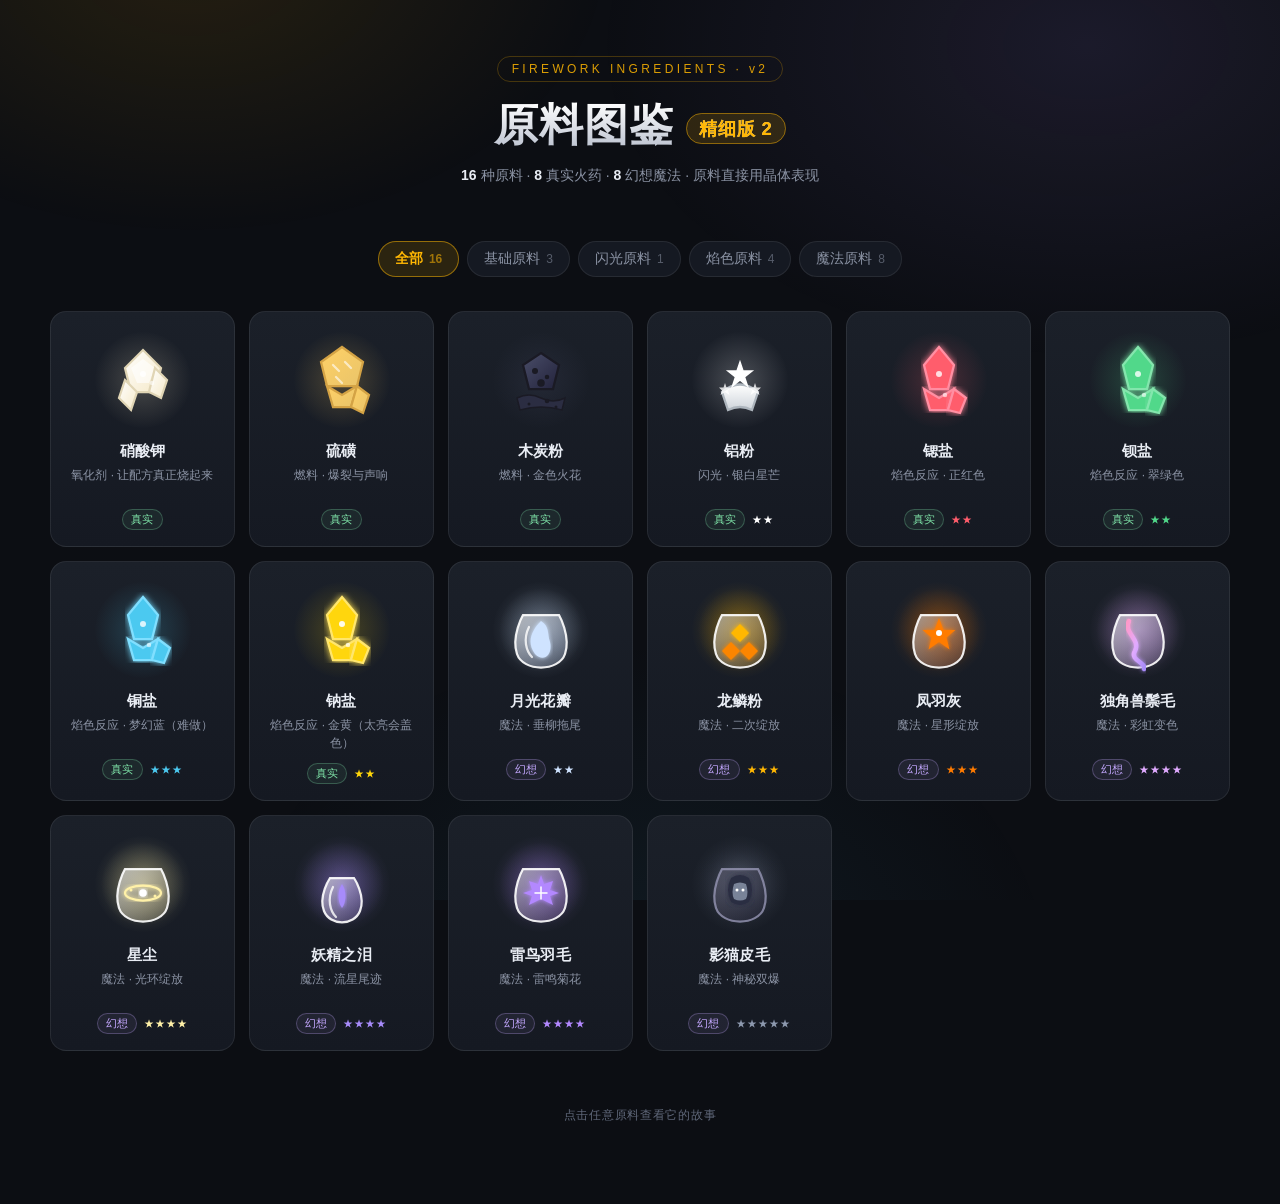
<file: 原料图鉴-v2.html>
<!DOCTYPE html>
<html lang="zh-CN" data-page-node-id="uOohGrmEHvq2hRX4orockf">
<head data-page-node-id="coKQCRrke9eEE7OogysBFR">
<meta charset="UTF-8" data-page-node-id="Fq0ZqNlguzMdH6zAghteLe">
<meta name="viewport" content="width=device-width, initial-scale=1.0" data-page-node-id="Cc1x7LbbIwHslup7vH1sXN">
<title>原料图鉴 v2 · 烟火小作坊</title>
<style>
  :root{
    --bg:#0c0e13;
    --card:#151922;
    --card-hi:#1b2029;
    --line:rgba(255,255,255,.08);
    --line-hi:rgba(255,255,255,.18);
    --text:#e9edf4;
    --muted:#8b93a4;
    --dim:#5f6779;
    --amber:#ffb703;
    --radius:16px;
  }
  *{box-sizing:border-box;margin:0;padding:0}
  html,body{min-height:100%}
  body{
    background:var(--bg);
    color:var(--text);
    font-family:-apple-system,BlinkMacSystemFont,"PingFang SC","Microsoft YaHei","Segoe UI",sans-serif;
    -webkit-font-smoothing:antialiased;
    padding:0 20px 80px;
    position:relative;
    overflow-x:hidden;
  }
  body::before{
    content:"";
    position:fixed;inset:0;pointer-events:none;z-index:0;
    background:
      radial-gradient(600px 400px at 15% -5%, rgba(255,183,3,.10), transparent 70%),
      radial-gradient(700px 450px at 85% 5%, rgba(167,139,250,.10), transparent 70%),
      radial-gradient(600px 500px at 50% 110%, rgba(76,201,240,.07), transparent 70%);
  }
  .wrap{max-width:1180px;margin:0 auto;position:relative;z-index:1}

  header{padding:56px 0 26px;text-align:center}
  .kicker{
    display:inline-block;font-size:12px;letter-spacing:.28em;
    color:var(--amber);opacity:.85;margin-bottom:14px;
    padding:5px 14px;border:1px solid rgba(255,183,3,.28);border-radius:999px;
  }
  h1{
    font-size:clamp(28px,5vw,44px);font-weight:800;letter-spacing:.02em;
    background:linear-gradient(180deg,#fff 10%,#9aa4b8 130%);
    -webkit-background-clip:text;background-clip:text;color:transparent;
  }
  h1 .v{
    font-size:.42em;font-weight:700;vertical-align:middle;
    margin-left:12px;padding:4px 12px;border-radius:999px;
    background:rgba(255,183,3,.14);border:1px solid rgba(255,183,3,.45);
    color:var(--amber);-webkit-text-fill-color:var(--amber);
  }
  .sub{margin-top:12px;color:var(--muted);font-size:14px}
  .sub b{color:var(--text);font-weight:600}

  .filters{
    display:flex;flex-wrap:wrap;gap:8px;justify-content:center;
    margin:30px 0 34px;
  }
  .chip{
    appearance:none;cursor:pointer;
    background:var(--card);border:1px solid var(--line);
    color:var(--muted);font-size:13.5px;font-family:inherit;
    padding:8px 16px;border-radius:999px;
    transition:all .18s ease;
  }
  .chip:hover{border-color:var(--line-hi);color:var(--text)}
  .chip.on{
    background:rgba(255,183,3,.13);border-color:rgba(255,183,3,.5);
    color:var(--amber);font-weight:600;
  }
  .chip .n{opacity:.55;margin-left:6px;font-size:12px}

  .grid{
    display:grid;
    grid-template-columns:repeat(auto-fill,minmax(158px,1fr));
    gap:14px;
  }
  .card{
    position:relative;cursor:pointer;
    background:linear-gradient(180deg,var(--card-hi),var(--card));
    border:1px solid var(--line);
    border-radius:var(--radius);
    padding:20px 14px 16px;
    display:flex;flex-direction:column;align-items:center;text-align:center;
    transition:transform .2s cubic-bezier(.2,.7,.3,1),border-color .2s,box-shadow .2s;
    animation:in .35s both;
  }
  @keyframes in{from{opacity:0;transform:translateY(10px)}to{opacity:1;transform:none}}
  .card:hover{
    transform:translateY(-4px);
    border-color:var(--c,#fff);
    box-shadow:0 12px 30px -12px var(--glow,rgba(255,255,255,.25)),0 0 0 1px var(--c);
  }
  .icon{
    width:96px;height:96px;margin-bottom:14px;
    display:flex;align-items:center;justify-content:center;
    border-radius:50%;
  }
  .icon svg{width:100%;height:100%;display:block}
  .name{font-size:15px;font-weight:600;letter-spacing:.01em}
  .desc{font-size:12px;color:var(--muted);margin-top:5px;line-height:1.5;min-height:32px}
  .meta{margin-top:11px;display:flex;align-items:center;gap:7px;flex-wrap:wrap;justify-content:center}
  .tag{
    font-size:10.5px;padding:2.5px 8px;border-radius:999px;
    border:1px solid var(--line);color:var(--dim);letter-spacing:.03em;
  }
  .tag.real{color:#7fe3a8;border-color:rgba(127,227,168,.28);background:rgba(127,227,168,.07)}
  .tag.magic{color:#c4a8ff;border-color:rgba(196,168,255,.28);background:rgba(196,168,255,.07)}
  .stars{font-size:10px;letter-spacing:1px;color:var(--c,var(--amber))}

  .modal{
    position:fixed;inset:0;z-index:50;
    display:none;align-items:center;justify-content:center;padding:24px;
    background:rgba(6,8,12,.78);backdrop-filter:blur(6px);
  }
  .modal.on{display:flex;animation:fade .18s both}
  @keyframes fade{from{opacity:0}to{opacity:1}}
  .sheet{
    position:relative;width:100%;max-width:420px;
    background:linear-gradient(180deg,#1b2029,#141821);
    border:1px solid var(--line-hi);border-radius:22px;
    padding:34px 28px 30px;text-align:center;
    animation:pop .24s cubic-bezier(.2,.8,.3,1) both;
    box-shadow:0 30px 80px -20px #000;
  }
  @keyframes pop{from{opacity:0;transform:translateY(14px) scale(.97)}to{opacity:1;transform:none}}
  .sheet .halo{
    width:130px;height:130px;margin:0 auto 18px;
    border-radius:50%;display:flex;align-items:center;justify-content:center;
  }
  .sheet .halo svg{width:100%;height:100%}
  .sheet h2{font-size:22px;font-weight:700}
  .sheet .role{font-size:13px;color:var(--c,var(--amber));margin-top:7px;font-weight:500}
  .sheet .fact{
    margin-top:20px;padding:16px 18px;text-align:left;
    background:rgba(255,255,255,.035);border:1px solid var(--line);
    border-left:2px solid var(--c,var(--amber));
    border-radius:12px;font-size:13.5px;line-height:1.75;color:#c8d0de;
  }
  .sheet .foot{
    margin-top:18px;display:flex;gap:8px;justify-content:center;flex-wrap:wrap;
  }
  .close{
    position:absolute;top:14px;right:14px;
    width:32px;height:32px;border-radius:50%;cursor:pointer;
    background:rgba(255,255,255,.06);border:1px solid var(--line);
    color:var(--muted);font-size:17px;line-height:1;
    display:flex;align-items:center;justify-content:center;
    transition:.15s;
  }
  .close:hover{background:rgba(255,255,255,.12);color:#fff}

  footer{
    margin-top:56px;text-align:center;color:var(--dim);font-size:12px;
    letter-spacing:.06em;
  }

  @media (max-width:520px){
    body{padding:0 14px 60px}
    .grid{grid-template-columns:repeat(auto-fill,minmax(132px,1fr));gap:11px}
    .icon{width:78px;height:78px}
    .card{padding:16px 10px 14px}
  }
</style>
</head>
<body data-page-node-id="V1xr35QWz0DEK7FE5kFEAp">
<div class="wrap" data-page-node-id="TXFsE2Ki3E6GDr23b4MLqk">
  <header data-page-node-id="zdBKH7hcd0jvkECOpUf95M">
    <span class="kicker" data-page-node-id="GNEpYATC46xTvABhtSQLrh">FIREWORK INGREDIENTS · v2</span>
    <h1 data-page-node-id="BK4WkU9ZUWWZmZLdDGQnmO">原料图鉴<span class="v" data-page-node-id="MqC48Eik9r9hyCdtCQgLh4">精细版 2</span></h1>
    <p class="sub" data-page-node-id="Qm8QitJnFsIuVcwyvONdge"><b data-page-node-id="dhg1D3KMT6ovFMk8Y9LDYR">16</b> 种原料 · <b data-page-node-id="HBWge5zWpGAKGbTczLTxEu">8</b> 真实火药 · <b data-page-node-id="ynBQEyspl17TxiecL4CXy4">8</b> 幻想魔法 · 原料直接用晶体表现</p>
  </header>

  <nav class="filters" id="filters" data-page-node-id="UCmnFL9ymwboHN6w7K5lwX"></nav>
  <main class="grid" id="grid" data-page-node-id="NSDi5iWqyBQovHn520H2DX"></main>

  <footer data-page-node-id="HjBFHINTye5tDr51QXqZ7w">点击任意原料查看它的故事</footer>
</div>

<div class="modal" id="modal" data-page-node-id="GKqJCV1fh7RK5DFJnzp4OI">
  <div class="sheet" id="sheet" data-page-node-id="zaYQUopbb6QxIf2mlnCQ67">
    <button class="close" id="close" aria-label="关闭" data-page-node-id="kKLjOPoNW4u7mLkdte7Voc">✕</button>
    <div class="halo" id="mIcon" data-page-node-id="csO9rnWtlYwZmBqXftl4ng"></div>
    <h2 id="mName" data-page-node-id="ObUyoc1DaXU96OwsifFnGS"></h2>
    <div class="role" id="mRole" data-page-node-id="iEEj18Vx0Hdcy1JOq4whOF"></div>
    <div class="fact" id="mFact" data-page-node-id="aWYzw6aGNfJY6M3S77H9Xm"></div>
    <div class="foot" id="mFoot" data-page-node-id="qiijPtQAjEShv2y6D6crXA"></div>
  </div>
</div>

<script>
/* ============ 数据：原料库 (SVG 精细版 v2) ============ */
var INGREDIENTS = [
  // ================= 真实原料：基础（直接画内容物） =================
  {
    id: "saltpeter", name: "硝酸钾", type: "base", real: true, desc: "氧化剂 · 让配方真正烧起来", color: "#f5e9c8",
    fact: "氧化剂：为燃烧提供氧气。没有它，混合物根本点不着。", power: 1,
    svg: `<svg viewBox="0 0 64 64" xmlns="http://www.w3.org/2000/svg"><defs><linearGradient id="salt-g" x1="0" y1="0" x2="1" y2="1"><stop offset="0%" stop-color="#ffffff"/><stop offset="100%" stop-color="#f5e9c8"/></linearGradient></defs><polygon points="32,12 44,24 40,40 24,40 20,24" fill="url(#salt-g)" stroke="#e0d5b5" stroke-width="1.5"/><polygon points="24,24 32,18 40,24 36,34 28,34" fill="#fff" opacity="0.6"/><polygon points="40,24 48,32 44,44 36,40" fill="url(#salt-g)" stroke="#e0d5b5" stroke-width="1.5"/><polygon points="20,32 28,40 24,52 16,44" fill="url(#salt-g)" stroke="#e0d5b5" stroke-width="1.5"/><circle cx="32" cy="28" r="2" fill="#fff" opacity="0.8"/><circle cx="38" cy="34" r="1.5" fill="#fff" opacity="0.6"/></svg>`
  },
  {
    id: "sulfur", name: "硫磺", type: "base", real: true, desc: "燃料 · 爆裂与声响", color: "#ffd166",
    fact: "燃料：与氧化剂剧烈反应，放出热与气体，产生升空和爆裂的推力。", power: 1, sound: true,
    svg: `<svg viewBox="0 0 64 64" xmlns="http://www.w3.org/2000/svg"><defs><linearGradient id="sulfur-g" x1="0" y1="0" x2="1" y2="1"><stop offset="0%" stop-color="#FFD166"/><stop offset="100%" stop-color="#E9C46A"/></linearGradient></defs><polygon points="32,10 46,20 42,36 22,36 18,20" fill="url(#sulfur-g)" stroke="#d4a345" stroke-width="1.5"/><polygon points="22,36 32,42 42,36 38,50 26,50" fill="url(#sulfur-g)" stroke="#d4a345" stroke-width="1.5"/><polygon points="42,36 50,42 46,54 38,50" fill="url(#sulfur-g)" stroke="#d4a345" stroke-width="1.5"/><path d="M26 22 L30 26 M34 20 L38 24 M28 30 L32 34" stroke="#fff" stroke-width="1.5" stroke-linecap="round" opacity="0.6"/></svg>`
  },
  {
    id: "charcoal", name: "木炭粉", type: "base", real: true, desc: "燃料 · 金色火花", color: "#4a4e69",
    fact: "黑火药三大件之一（硝酸钾+硫磺+木炭），决定燃烧速度。", power: .8,
    svg: `<svg viewBox="0 0 64 64" xmlns="http://www.w3.org/2000/svg"><defs><linearGradient id="charcoal-g" x1="0" y1="0" x2="1" y2="1"><stop offset="0%" stop-color="#4a4e69"/><stop offset="100%" stop-color="#22223b"/></linearGradient></defs><polygon points="32,14 44,22 40,38 24,38 20,22" fill="url(#charcoal-g)" stroke="#1a1a24" stroke-width="1.5"/><circle cx="28" cy="26" r="2" fill="#1a1a24"/><circle cx="36" cy="30" r="1.5" fill="#1a1a24"/><circle cx="32" cy="34" r="2.5" fill="#1a1a24"/><path d="M16 44 Q24 40 32 44 T48 44 L46 52 Q32 48 18 52 Z" fill="#2b2d42" stroke="#1a1a24" stroke-width="1"/><circle cx="24" cy="48" r="1" fill="#1a1a24"/><circle cx="36" cy="46" r="1.5" fill="#1a1a24"/><circle cx="42" cy="50" r="1" fill="#1a1a24"/></svg>`
  },
  {
    id: "aluminum", name: "铝粉", type: "spark", real: true, desc: "闪光 · 银白星芒", color: "#ffffff",
    fact: "铝粉/镁粉燃烧产生银白色闪光与拖尾，是烟花的“银花”。", rarity: 2, effect: "sparkle",
    svg: `<svg viewBox="0 0 64 64" xmlns="http://www.w3.org/2000/svg"><defs><linearGradient id="alu-g" x1="0" y1="0" x2="0" y2="1"><stop offset="0%" stop-color="#ffffff"/><stop offset="100%" stop-color="#ced4da"/></linearGradient></defs><path d="M20 40 Q32 30 44 40 L40 52 Q32 48 24 52 Z" fill="url(#alu-g)" stroke="#adb5bd" stroke-width="1.5"/><path d="M32 20 L34 26 L40 26 L35 30 L37 36 L32 32 L27 36 L29 30 L24 26 L30 26 Z" fill="#fff" stroke="#fff" stroke-width="1"/><path d="M22 34 L23 37 L26 37 L24 39 L25 42 L22 40 L19 42 L20 39 L18 37 L21 37 Z" fill="#fff" opacity="0.8"/><path d="M42 34 L43 37 L46 37 L44 39 L45 42 L42 40 L39 42 L40 39 L38 37 L41 37 Z" fill="#fff" opacity="0.8"/></svg>`
  },

  // ================= 真实原料：焰色反应（发光结晶簇） =================
  {
    id: "strontium", name: "锶盐", type: "color", real: true, desc: "焰色反应 · 正红色", color: "#ff5d6c",
    fact: "锶盐燃烧发出喜庆正红（约 605–680nm），是烟花的经典红。", rarity: 2,
    svg: `<svg viewBox="0 0 64 64" xmlns="http://www.w3.org/2000/svg"><defs><filter id="glow-red"><feGaussianBlur stdDeviation="2" result="blur"/><feMerge><feMergeNode in="blur"/><feMergeNode in="SourceGraphic"/></feMerge></filter></defs><polygon points="32,10 42,22 38,38 26,38 22,22" fill="#ff5d6c" filter="url(#glow-red)" stroke="#ff8fa3" stroke-width="1.5"/><polygon points="22,38 32,44 42,38 38,52 26,52" fill="#ff5d6c" filter="url(#glow-red)" stroke="#ff8fa3" stroke-width="1.5"/><polygon points="42,38 50,44 46,54 38,52" fill="#ff5d6c" filter="url(#glow-red)" stroke="#ff8fa3" stroke-width="1.5"/><circle cx="32" cy="28" r="2" fill="#fff" opacity="0.8"/><circle cx="36" cy="42" r="1.5" fill="#fff" opacity="0.6"/></svg>`
  },
  {
    id: "barium", name: "钡盐", type: "color", real: true, desc: "焰色反应 · 翠绿色", color: "#51d88a",
    fact: "钡盐燃烧呈翠绿（约 505–535nm），春意盎然的绿。", rarity: 2,
    svg: `<svg viewBox="0 0 64 64" xmlns="http://www.w3.org/2000/svg"><defs><filter id="glow-green"><feGaussianBlur stdDeviation="2" result="blur"/><feMerge><feMergeNode in="blur"/><feMergeNode in="SourceGraphic"/></feMerge></filter></defs><polygon points="32,10 42,22 38,38 26,38 22,22" fill="#51d88a" filter="url(#glow-green)" stroke="#84e6ad" stroke-width="1.5"/><polygon points="22,38 32,44 42,38 38,52 26,52" fill="#51d88a" filter="url(#glow-green)" stroke="#84e6ad" stroke-width="1.5"/><polygon points="42,38 50,44 46,54 38,52" fill="#51d88a" filter="url(#glow-green)" stroke="#84e6ad" stroke-width="1.5"/><circle cx="32" cy="28" r="2" fill="#fff" opacity="0.8"/><circle cx="36" cy="42" r="1.5" fill="#fff" opacity="0.6"/></svg>`
  },
  {
    id: "copper", name: "铜盐", type: "color", real: true, desc: "焰色反应 · 梦幻蓝（难做）", color: "#4cc9f0",
    fact: "蓝色最难做：铜盐需要极窄的燃烧温度窗口，偏差一点就变绿或发白。", rarity: 3, fragile: true,
    svg: `<svg viewBox="0 0 64 64" xmlns="http://www.w3.org/2000/svg"><defs><filter id="glow-blue"><feGaussianBlur stdDeviation="2" result="blur"/><feMerge><feMergeNode in="blur"/><feMergeNode in="SourceGraphic"/></feMerge></filter></defs><polygon points="32,10 42,22 38,38 26,38 22,22" fill="#4cc9f0" filter="url(#glow-blue)" stroke="#80dfff" stroke-width="1.5"/><polygon points="22,38 32,44 42,38 38,52 26,52" fill="#4cc9f0" filter="url(#glow-blue)" stroke="#80dfff" stroke-width="1.5"/><polygon points="42,38 50,44 46,54 38,52" fill="#4cc9f0" filter="url(#glow-blue)" stroke="#80dfff" stroke-width="1.5"/><circle cx="32" cy="28" r="2" fill="#fff" opacity="0.8"/><circle cx="36" cy="42" r="1.5" fill="#fff" opacity="0.6"/></svg>`
  },
  {
    id: "sodium", name: "钠盐", type: "color", real: true, desc: "焰色反应 · 金黄（太亮会盖色）", color: "#ffd60a",
    fact: "钠盐燃烧呈金黄（589nm），过于明亮，配方里常要控制用量，否则会盖住别的颜色。", rarity: 2, loud: true,
    svg: `<svg viewBox="0 0 64 64" xmlns="http://www.w3.org/2000/svg"><defs><filter id="glow-yellow"><feGaussianBlur stdDeviation="2.5" result="blur"/><feMerge><feMergeNode in="blur"/><feMergeNode in="SourceGraphic"/></feMerge></filter></defs><polygon points="32,10 42,22 38,38 26,38 22,22" fill="#ffd60a" filter="url(#glow-yellow)" stroke="#ffe66d" stroke-width="1.5"/><polygon points="22,38 32,44 42,38 38,52 26,52" fill="#ffd60a" filter="url(#glow-yellow)" stroke="#ffe66d" stroke-width="1.5"/><polygon points="42,38 50,44 46,54 38,52" fill="#ffd60a" filter="url(#glow-yellow)" stroke="#ffe66d" stroke-width="1.5"/><circle cx="32" cy="28" r="2" fill="#fff" opacity="0.9"/><circle cx="36" cy="42" r="1.5" fill="#fff" opacity="0.7"/></svg>`
  },

  // ================= 魔法原料：幻想（水晶瓶，内容物更大） =================
  {
    id: "moonpetal", name: "月光花瓣", type: "shape", real: false, shape: "willow", color: "#cfe3ff", desc: "魔法 · 垂柳拖尾",
    fact: "想象原料：采自月圆之夜的昙花，能让星体缓缓垂落成柳条。", rarity: 2, effect: "trail",
    svg: `<svg viewBox="0 0 64 64" xmlns="http://www.w3.org/2000/svg"><defs><radialGradient id="magic-bg1" cx="50%" cy="50%" r="50%"><stop offset="0%" stop-color="#cfe3ff" stop-opacity="0.3"/><stop offset="100%" stop-color="#cfe3ff" stop-opacity="0"/></radialGradient><linearGradient id="crystal1" x1="0" y1="0" x2="1" y2="1"><stop offset="0%" stop-color="rgba(255,255,255,0.6)"/><stop offset="100%" stop-color="rgba(200,220,255,0.2)"/></linearGradient><filter id="glow-m1"><feGaussianBlur stdDeviation="1.5" result="blur"/><feMerge><feMergeNode in="blur"/><feMergeNode in="SourceGraphic"/></feMerge></filter></defs><circle cx="32" cy="32" r="28" fill="url(#magic-bg1)"/><path d="M20 22 C20 22, 12 36, 16 48 C20 60, 44 60, 48 48 C52 36, 44 22, 44 22 Z" fill="url(#crystal1)" stroke="rgba(255,255,255,0.9)" stroke-width="1.5"/><path d="M32 26 C26 32, 22 40, 28 48 C34 54, 40 48, 38 40 C36 34, 38 30, 32 26 Z" fill="#cfe3ff" filter="url(#glow-m1)"/><path d="M24 30 C20 38, 22 46, 26 50" stroke="rgba(255,255,255,0.8)" stroke-width="1.5" fill="none" stroke-linecap="round"/></svg>`
  },
  {
    id: "dragonscale", name: "龙鳞粉", type: "shape", real: false, shape: "double", color: "#ffb703", desc: "魔法 · 二次绽放",
    fact: "想象原料：研磨自龙蜕下的鳞片，点火时会有第二重惊喜。", rarity: 3, effect: "double",
    svg: `<svg viewBox="0 0 64 64" xmlns="http://www.w3.org/2000/svg"><defs><radialGradient id="magic-bg2" cx="50%" cy="50%" r="50%"><stop offset="0%" stop-color="#ffb703" stop-opacity="0.3"/><stop offset="100%" stop-color="#ffb703" stop-opacity="0"/></radialGradient><linearGradient id="crystal2" x1="0" y1="0" x2="1" y2="1"><stop offset="0%" stop-color="rgba(255,255,255,0.5)"/><stop offset="100%" stop-color="rgba(255,200,100,0.2)"/></linearGradient><filter id="glow-m2"><feGaussianBlur stdDeviation="1.5" result="blur"/><feMerge><feMergeNode in="blur"/><feMergeNode in="SourceGraphic"/></feMerge></filter></defs><circle cx="32" cy="32" r="28" fill="url(#magic-bg2)"/><path d="M20 22 C20 22, 12 36, 16 48 C20 60, 44 60, 48 48 C52 36, 44 22, 44 22 Z" fill="url(#crystal2)" stroke="rgba(255,255,255,0.9)" stroke-width="1.5"/><polygon points="32,28 38,34 32,40 26,34" fill="#ffb703" filter="url(#glow-m2)"/><polygon points="26,40 32,46 26,52 20,46" fill="#fb8500" filter="url(#glow-m2)"/><polygon points="38,40 44,46 38,52 32,46" fill="#fb8500" filter="url(#glow-m2)"/></svg>`
  },
  {
    id: "phoenix", name: "凤羽灰", type: "shape", real: false, shape: "star", color: "#ff7b00", desc: "魔法 · 星形绽放",
    fact: "想象原料：凤凰落羽烧成的灰，能在空中画出星星。", rarity: 3, effect: "crackle",
    svg: `<svg viewBox="0 0 64 64" xmlns="http://www.w3.org/2000/svg"><defs><radialGradient id="magic-bg3" cx="50%" cy="50%" r="50%"><stop offset="0%" stop-color="#ff7b00" stop-opacity="0.3"/><stop offset="100%" stop-color="#ff7b00" stop-opacity="0"/></radialGradient><linearGradient id="crystal3" x1="0" y1="0" x2="1" y2="1"><stop offset="0%" stop-color="rgba(255,255,255,0.5)"/><stop offset="100%" stop-color="rgba(255,150,100,0.2)"/></linearGradient><filter id="glow-m3"><feGaussianBlur stdDeviation="1.5" result="blur"/><feMerge><feMergeNode in="blur"/><feMergeNode in="SourceGraphic"/></feMerge></filter></defs><circle cx="32" cy="32" r="28" fill="url(#magic-bg3)"/><path d="M20 22 C20 22, 12 36, 16 48 C20 60, 44 60, 48 48 C52 36, 44 22, 44 22 Z" fill="url(#crystal3)" stroke="rgba(255,255,255,0.9)" stroke-width="1.5"/><path d="M32 24 L35 32 L43 32 L37 37 L39 45 L32 40 L25 45 L27 37 L21 32 L29 32 Z" fill="#ff7b00" filter="url(#glow-m3)"/><circle cx="32" cy="34" r="2" fill="#fff"/></svg>`
  },
  {
    id: "unicorn", name: "独角兽鬃毛", type: "shape", real: false, shape: "rainbow", color: "#e0aaff", desc: "魔法 · 彩虹变色",
    fact: "想象原料：剪自独角兽的鬃毛，让烟花在空中不断变色。", rarity: 4, effect: "rainbow",
    svg: `<svg viewBox="0 0 64 64" xmlns="http://www.w3.org/2000/svg"><defs><radialGradient id="magic-bg4" cx="50%" cy="50%" r="50%"><stop offset="0%" stop-color="#e0aaff" stop-opacity="0.3"/><stop offset="100%" stop-color="#e0aaff" stop-opacity="0"/></radialGradient><linearGradient id="crystal4" x1="0" y1="0" x2="1" y2="1"><stop offset="0%" stop-color="rgba(255,255,255,0.6)"/><stop offset="100%" stop-color="rgba(220,180,255,0.2)"/></linearGradient><linearGradient id="hair-grad" x1="0" y1="0" x2="1" y2="1"><stop offset="0%" stop-color="#ff99c8"/><stop offset="50%" stop-color="#e0aaff"/><stop offset="100%" stop-color="#a78bfa"/></linearGradient><filter id="glow-m4"><feGaussianBlur stdDeviation="1.5" result="blur"/><feMerge><feMergeNode in="blur"/><feMergeNode in="SourceGraphic"/></feMerge></filter></defs><circle cx="32" cy="32" r="28" fill="url(#magic-bg4)"/><path d="M20 22 C20 22, 12 36, 16 48 C20 60, 44 60, 48 48 C52 36, 44 22, 44 22 Z" fill="url(#crystal4)" stroke="rgba(255,255,255,0.9)" stroke-width="1.5"/><path d="M26 26 C22 34, 34 38, 30 46 C26 52, 38 54, 36 58" stroke="url(#hair-grad)" stroke-width="3" fill="none" stroke-linecap="round" filter="url(#glow-m4)"/></svg>`
  },
  {
    id: "stardust", name: "星尘", type: "shape", real: false, shape: "ring", color: "#fff1a8", desc: "魔法 · 光环绽放",
    fact: "想象原料：陨星坠落时蹭落的尘埃，会聚成一圈光晕。", rarity: 4, effect: "glitter",
    svg: `<svg viewBox="0 0 64 64" xmlns="http://www.w3.org/2000/svg"><defs><radialGradient id="magic-bg5" cx="50%" cy="50%" r="50%"><stop offset="0%" stop-color="#fff1a8" stop-opacity="0.3"/><stop offset="100%" stop-color="#fff1a8" stop-opacity="0"/></radialGradient><linearGradient id="crystal5" x1="0" y1="0" x2="1" y2="1"><stop offset="0%" stop-color="rgba(255,255,255,0.6)"/><stop offset="100%" stop-color="rgba(255,240,180,0.2)"/></linearGradient><filter id="glow-m5"><feGaussianBlur stdDeviation="1.5" result="blur"/><feMerge><feMergeNode in="blur"/><feMergeNode in="SourceGraphic"/></feMerge></filter></defs><circle cx="32" cy="32" r="28" fill="url(#magic-bg5)"/><path d="M20 22 C20 22, 12 36, 16 48 C20 60, 44 60, 48 48 C52 36, 44 22, 44 22 Z" fill="url(#crystal5)" stroke="rgba(255,255,255,0.9)" stroke-width="1.5"/><ellipse cx="32" cy="38" rx="12" ry="5" stroke="#fff1a8" stroke-width="1.5" fill="none" filter="url(#glow-m5)"/><circle cx="32" cy="38" r="2.5" fill="#fff" filter="url(#glow-m5)"/><circle cx="24" cy="36" r="1" fill="#fff1a8"/><circle cx="40" cy="40" r="1" fill="#fff1a8"/></svg>`
  },
  {
    id: "fairytear", name: "妖精之泪", type: "shape", real: false, shape: "comet", color: "#a78bfa", desc: "魔法 · 流星尾迹",
    fact: "想象原料：妖精哭过的眼泪，会拖出长长的蓝色尾迹。", rarity: 4, effect: "trail2",
    svg: `<svg viewBox="0 0 64 64" xmlns="http://www.w3.org/2000/svg"><defs><radialGradient id="magic-bg6" cx="50%" cy="50%" r="50%"><stop offset="0%" stop-color="#a78bfa" stop-opacity="0.3"/><stop offset="100%" stop-color="#a78bfa" stop-opacity="0"/></radialGradient><linearGradient id="crystal6" x1="0" y1="0" x2="1" y2="1"><stop offset="0%" stop-color="rgba(255,255,255,0.6)"/><stop offset="100%" stop-color="rgba(180,150,255,0.2)"/></linearGradient><filter id="glow-m6"><feGaussianBlur stdDeviation="1.5" result="blur"/><feMerge><feMergeNode in="blur"/><feMergeNode in="SourceGraphic"/></feMerge></filter></defs><circle cx="32" cy="32" r="28" fill="url(#magic-bg6)"/><path d="M24 28 C24 28, 16 40, 20 50 C24 60, 40 60, 44 50 C48 40, 40 28, 40 28 Z" fill="url(#crystal6)" stroke="rgba(255,255,255,0.9)" stroke-width="1.5"/><path d="M32 32 C28 38, 30 46, 32 48 C34 46, 36 38, 32 32 Z" fill="#a78bfa" filter="url(#glow-m6)"/><path d="M26 34 C22 42, 24 50, 28 54" stroke="rgba(255,255,255,0.8)" stroke-width="1.5" fill="none" stroke-linecap="round"/></svg>`
  },
  {
    id: "thunderbird", name: "雷鸟羽毛", type: "shape", real: false, shape: "chrys", color: "#b388ff", desc: "魔法 · 雷鸣菊花",
    fact: "想象原料：雷鸟的翎羽，爆裂时伴有雷鸣与细密银丝。", rarity: 4, effect: "thunder",
    svg: `<svg viewBox="0 0 64 64" xmlns="http://www.w3.org/2000/svg"><defs><radialGradient id="magic-bg7" cx="50%" cy="50%" r="50%"><stop offset="0%" stop-color="#b388ff" stop-opacity="0.3"/><stop offset="100%" stop-color="#b388ff" stop-opacity="0"/></radialGradient><linearGradient id="crystal7" x1="0" y1="0" x2="1" y2="1"><stop offset="0%" stop-color="rgba(255,255,255,0.5)"/><stop offset="100%" stop-color="rgba(200,150,255,0.2)"/></linearGradient><filter id="glow-m7"><feGaussianBlur stdDeviation="1.5" result="blur"/><feMerge><feMergeNode in="blur"/><feMergeNode in="SourceGraphic"/></feMerge></filter></defs><circle cx="32" cy="32" r="28" fill="url(#magic-bg7)"/><path d="M20 22 C20 22, 12 36, 16 48 C20 60, 44 60, 48 48 C52 36, 44 22, 44 22 Z" fill="url(#crystal7)" stroke="rgba(255,255,255,0.9)" stroke-width="1.5"/><path d="M32 26 L34 32 L40 30 L38 36 L44 38 L38 40 L40 46 L32 42 L24 46 L26 40 L20 38 L26 36 L24 30 L30 32 Z" fill="#b388ff" filter="url(#glow-m7)"/><path d="M32 34 L32 42 M28 38 L36 38" stroke="#fff" stroke-width="1" stroke-linecap="round"/></svg>`
  },
  {
    id: "shadowcat", name: "影猫皮毛", type: "shape", real: false, shape: "mystery", color: "#8d99ae", desc: "魔法 · 神秘双爆",
    fact: "想象原料：午夜影猫换下的毛，结果连老师傅也说不准。", rarity: 5, effect: "mystery",
    svg: `<svg viewBox="0 0 64 64" xmlns="http://www.w3.org/2000/svg"><defs><radialGradient id="magic-bg8" cx="50%" cy="50%" r="50%"><stop offset="0%" stop-color="#8d99ae" stop-opacity="0.4"/><stop offset="100%" stop-color="#2b2d42" stop-opacity="0"/></radialGradient><linearGradient id="crystal8" x1="0" y1="0" x2="1" y2="1"><stop offset="0%" stop-color="rgba(100,100,120,0.6)"/><stop offset="100%" stop-color="rgba(40,40,60,0.4)"/></linearGradient><filter id="glow-m8"><feGaussianBlur stdDeviation="2" result="blur"/><feMerge><feMergeNode in="blur"/><feMergeNode in="SourceGraphic"/></feMerge></filter></defs><circle cx="32" cy="32" r="28" fill="url(#magic-bg8)"/><path d="M20 22 C20 22, 12 36, 16 48 C20 60, 44 60, 48 48 C52 36, 44 22, 44 22 Z" fill="url(#crystal8)" stroke="rgba(150,150,180,0.8)" stroke-width="1.5"/><path d="M26 28 Q32 24 38 28 Q42 36 38 44 Q32 48 26 44 Q22 36 26 28 Z" fill="#2b2d42" filter="url(#glow-m8)"/><path d="M28 32 Q32 30 36 32 Q38 38 36 42 Q32 44 28 42 Q26 38 28 32 Z" fill="#8d99ae" opacity="0.8"/><circle cx="30" cy="36" r="1" fill="#fff"/><circle cx="34" cy="36" r="1" fill="#fff"/></svg>`
  }
];

/* ============ 分类配置 ============ */
var TYPES = [
  { key: "all",   label: "全部" },
  { key: "base",  label: "基础原料" },
  { key: "spark", label: "闪光原料" },
  { key: "color", label: "焰色原料" },
  { key: "shape", label: "魔法原料" }
];
var RARITY_NAME = { 2: "稀有", 3: "珍贵", 4: "史诗", 5: "传说" };

/* ============ 工具函数 ============ */
function hexA(hex, a) {
  var h = hex.replace("#", "");
  if (h.length === 3) h = h[0]+h[0]+h[1]+h[1]+h[2]+h[2];
  var n = parseInt(h, 16);
  return "rgba(" + ((n>>16)&255) + "," + ((n>>8)&255) + "," + (n&255) + "," + a + ")";
}
function typeLabel(t) {
  for (var i=0;i<TYPES.length;i++) if (TYPES[i].key === t) return TYPES[i].label;
  return t;
}

/* ============ 渲染筛选 ============ */
var current = "all";
var filtersEl = document.getElementById("filters");
TYPES.forEach(function(t){
  var n = t.key === "all" ? INGREDIENTS.length : INGREDIENTS.filter(function(x){return x.type===t.key}).length;
  var b = document.createElement("button");
  b.className = "chip" + (t.key === "all" ? " on" : "");
  b.dataset.key = t.key;
  b.innerHTML = t.label + '<span class="n">' + n + "</span>";
  b.onclick = function(){
    current = t.key;
    [].forEach.call(filtersEl.children, function(c){ c.classList.remove("on") });
    b.classList.add("on");
    render();
  };
  filtersEl.appendChild(b);
});

/* ============ 渲染网格 ============ */
var gridEl = document.getElementById("grid");
var modal = document.getElementById("modal");

function render() {
  var list = INGREDIENTS.filter(function(x){ return current === "all" || x.type === current });
  gridEl.innerHTML = "";
  list.forEach(function(item, i){
    var card = document.createElement("div");
    card.className = "card";
    card.style.setProperty("--c", item.color);
    card.style.setProperty("--glow", hexA(item.color, .35));
    card.style.animationDelay = (i * 22) + "ms";

    var tags = '<span class="tag ' + (item.real ? "real" : "magic") + '">' + (item.real ? "真实" : "幻想") + "</span>";
    var stars = item.rarity
      ? '<span class="stars">' + "★".repeat(item.rarity) + "</span>"
      : "";

    card.innerHTML =
      '<div class="icon" style="background:radial-gradient(circle,' + hexA(item.color,.22) + ' 0%,transparent 72%)">' + item.svg + "</div>" +
      '<div class="name">' + item.name + "</div>" +
      '<div class="desc">' + item.desc + "</div>" +
      '<div class="meta">' + tags + stars + "</div>";

    card.onclick = function(){ openSheet(item) };
    gridEl.appendChild(card);
  });
}

/* ============ 详情弹层 ============ */
function openSheet(item) {
  var sheet = document.getElementById("sheet");
  sheet.style.setProperty("--c", item.color);
  document.getElementById("mIcon").innerHTML = item.svg;
  document.getElementById("mIcon").style.background =
    "radial-gradient(circle," + hexA(item.color,.25) + " 0%,transparent 72%)";
  document.getElementById("mName").textContent = item.name;
  document.getElementById("mRole").textContent = typeLabel(item.type) + " · " + item.desc;
  document.getElementById("mFact").textContent = item.fact;

  var foot = document.getElementById("mFoot");
  foot.innerHTML = '<span class="tag ' + (item.real ? "real" : "magic") + '">' + (item.real ? "真实化学" : "幻想魔法") + "</span>";
  if (item.rarity) foot.innerHTML += '<span class="tag" style="color:' + item.color + ';border-color:' + hexA(item.color,.35) + '">' + RARITY_NAME[item.rarity] + " · " + "★".repeat(item.rarity) + "</span>";

  modal.classList.add("on");
}
function closeSheet(){ modal.classList.remove("on") }
document.getElementById("close").onclick = closeSheet;
modal.onclick = function(e){ if (e.target === modal) closeSheet() };
document.addEventListener("keydown", function(e){ if (e.key === "Escape") closeSheet() });

render();
</script>
</body>
</html>
</file>
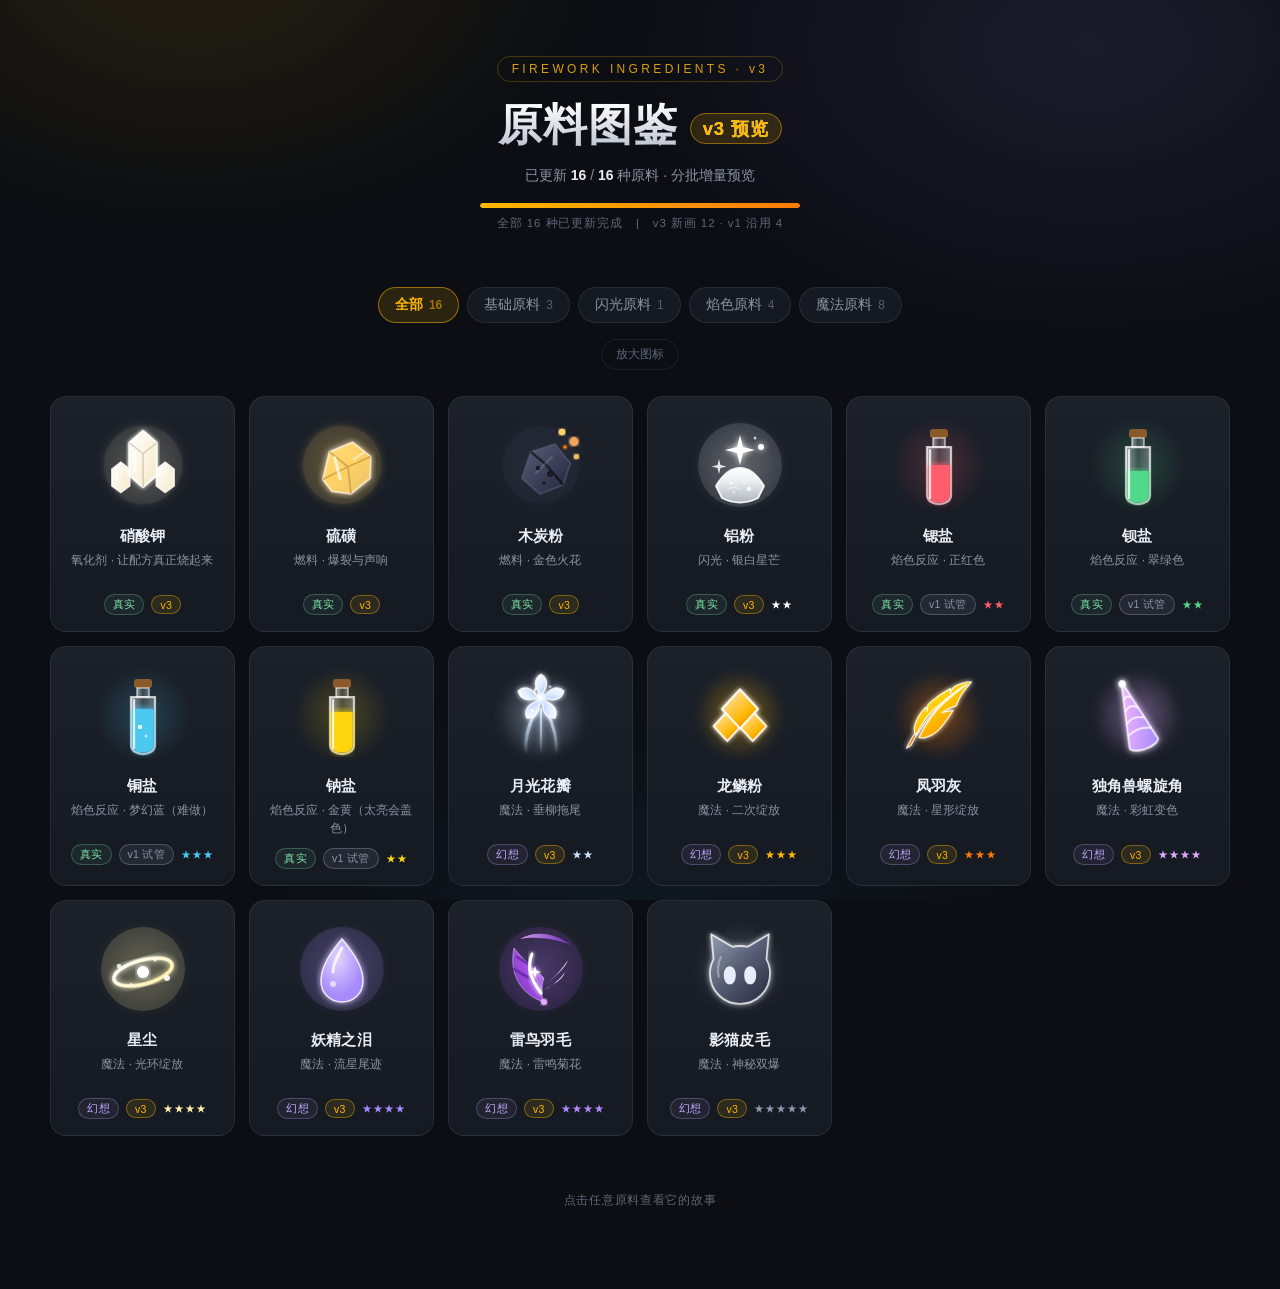
<file: 原料图鉴-v3.html>
<!DOCTYPE html>
<html lang="zh-CN" data-page-node-id="slInGpUDVC4kaWDH5kMp0n">
<head data-page-node-id="O1vwSh0eXORitFHbTSdbVO">
<meta charset="UTF-8" data-page-node-id="pdVHp70CzeoEonZevo0l4l">
<meta name="viewport" content="width=device-width, initial-scale=1.0" data-page-node-id="k3P2c9tXVsUSRmOgy7AQJe">
<title>原料图鉴 v3 · 烟火小作坊</title>
<style>
  :root{
    --bg:#0c0e13;
    --card:#151922;
    --card-hi:#1b2029;
    --line:rgba(255,255,255,.08);
    --line-hi:rgba(255,255,255,.18);
    --text:#e9edf4;
    --muted:#8b93a4;
    --dim:#5f6779;
    --amber:#ffb703;
    --radius:16px;
  }
  *{box-sizing:border-box;margin:0;padding:0}
  html,body{min-height:100%}
  body{
    background:var(--bg);
    color:var(--text);
    font-family:-apple-system,BlinkMacSystemFont,"PingFang SC","Microsoft YaHei","Segoe UI",sans-serif;
    -webkit-font-smoothing:antialiased;
    padding:0 20px 80px;
    position:relative;
    overflow-x:hidden;
  }
  body::before{
    content:"";
    position:fixed;inset:0;pointer-events:none;z-index:0;
    background:
      radial-gradient(600px 400px at 15% -5%, rgba(255,183,3,.10), transparent 70%),
      radial-gradient(700px 450px at 85% 5%, rgba(167,139,250,.10), transparent 70%),
      radial-gradient(600px 500px at 50% 110%, rgba(76,201,240,.07), transparent 70%);
  }
  .wrap{max-width:1180px;margin:0 auto;position:relative;z-index:1}

  header{padding:56px 0 26px;text-align:center}
  .kicker{
    display:inline-block;font-size:12px;letter-spacing:.28em;
    color:var(--amber);opacity:.85;margin-bottom:14px;
    padding:5px 14px;border:1px solid rgba(255,183,3,.28);border-radius:999px;
  }
  h1{
    font-size:clamp(28px,5vw,44px);font-weight:800;letter-spacing:.02em;
    background:linear-gradient(180deg,#fff 10%,#9aa4b8 130%);
    -webkit-background-clip:text;background-clip:text;color:transparent;
  }
  h1 .v{
    font-size:.42em;font-weight:700;vertical-align:middle;
    margin-left:12px;padding:4px 12px;border-radius:999px;
    background:rgba(255,183,3,.14);border:1px solid rgba(255,183,3,.45);
    color:var(--amber);-webkit-text-fill-color:var(--amber);
  }
  .sub{margin-top:12px;color:var(--muted);font-size:14px}
  .sub b{color:var(--text);font-weight:600}

  /* 进度条 */
  .progress{
    max-width:320px;margin:18px auto 0;
  }
  .bar{
    height:5px;border-radius:999px;background:rgba(255,255,255,.07);
    overflow:hidden;
  }
  .bar span{
    display:block;height:100%;border-radius:999px;
    background:linear-gradient(90deg,#ffb703,#ff7b00);
    transition:width .4s cubic-bezier(.2,.7,.3,1);
  }
  .progress .cap{margin-top:8px;font-size:11.5px;color:var(--dim);letter-spacing:.08em}

  .filters{
    display:flex;flex-wrap:wrap;gap:8px;justify-content:center;
    margin:30px 0 34px;
  }
  .chip{
    appearance:none;cursor:pointer;
    background:var(--card);border:1px solid var(--line);
    color:var(--muted);font-size:13.5px;font-family:inherit;
    padding:8px 16px;border-radius:999px;
    transition:all .18s ease;
  }
  .chip:hover{border-color:var(--line-hi);color:var(--text)}
  .chip.on{
    background:rgba(255,183,3,.13);border-color:rgba(255,183,3,.5);
    color:var(--amber);font-weight:600;
  }
  .chip .n{opacity:.55;margin-left:6px;font-size:12px}
  .chip.empty{opacity:.32;cursor:not-allowed}
  .chip.empty:hover{border-color:var(--line);color:var(--muted)}

  .grid{
    display:grid;
    grid-template-columns:repeat(auto-fill,minmax(158px,1fr));
    gap:14px;
  }
  .card{
    position:relative;cursor:pointer;
    background:linear-gradient(180deg,var(--card-hi),var(--card));
    border:1px solid var(--line);
    border-radius:var(--radius);
    padding:20px 14px 16px;
    display:flex;flex-direction:column;align-items:center;text-align:center;
    transition:transform .2s cubic-bezier(.2,.7,.3,1),border-color .2s,box-shadow .2s;
    animation:in .35s both;
  }
  @keyframes in{from{opacity:0;transform:translateY(10px)}to{opacity:1;transform:none}}
  .card:hover{
    transform:translateY(-4px);
    border-color:var(--c,#fff);
    box-shadow:0 12px 30px -12px var(--glow,rgba(255,255,255,.25)),0 0 0 1px var(--c);
  }
  .icon{
    width:96px;height:96px;margin-bottom:14px;
    display:flex;align-items:center;justify-content:center;
    border-radius:50%;
  }
  .icon svg{width:100%;height:100%;display:block}
  .name{font-size:15px;font-weight:600;letter-spacing:.01em}
  .desc{font-size:12px;color:var(--muted);margin-top:5px;line-height:1.5;min-height:32px}
  .meta{margin-top:11px;display:flex;align-items:center;gap:7px;flex-wrap:wrap;justify-content:center}
  .tag{
    font-size:10.5px;padding:2.5px 8px;border-radius:999px;
    border:1px solid var(--line);color:var(--dim);letter-spacing:.03em;
  }
  .tag.real{color:#7fe3a8;border-color:rgba(127,227,168,.28);background:rgba(127,227,168,.07)}
  .tag.magic{color:#c4a8ff;border-color:rgba(196,168,255,.28);background:rgba(196,168,255,.07)}
  .tag.v3{color:var(--amber);border-color:rgba(255,183,3,.4);background:rgba(255,183,3,.1)}
  .tag.v1{color:#8b93a4;border-color:rgba(139,147,164,.42);background:rgba(139,147,164,.12)}
  .stars{font-size:10px;letter-spacing:1px;color:var(--c,var(--amber))}

  .modal{
    position:fixed;inset:0;z-index:50;
    display:none;align-items:center;justify-content:center;padding:24px;
    background:rgba(6,8,12,.78);backdrop-filter:blur(6px);
  }
  .modal.on{display:flex;animation:fade .18s both}
  @keyframes fade{from{opacity:0}to{opacity:1}}
  .sheet{
    position:relative;width:100%;max-width:420px;
    background:linear-gradient(180deg,#1b2029,#141821);
    border:1px solid var(--line-hi);border-radius:22px;
    padding:34px 28px 30px;text-align:center;
    animation:pop .24s cubic-bezier(.2,.8,.3,1) both;
    box-shadow:0 30px 80px -20px #000;
  }
  @keyframes pop{from{opacity:0;transform:translateY(14px) scale(.97)}to{opacity:1;transform:none}}
  .sheet .halo{
    width:130px;height:130px;margin:0 auto 18px;
    border-radius:50%;display:flex;align-items:center;justify-content:center;
  }
  .sheet .halo svg{width:100%;height:100%}
  .sheet h2{font-size:22px;font-weight:700}
  .sheet .role{font-size:13px;color:var(--c,var(--amber));margin-top:7px;font-weight:500}
  .sheet .fact{
    margin-top:20px;padding:16px 18px;text-align:left;
    background:rgba(255,255,255,.035);border:1px solid var(--line);
    border-left:2px solid var(--c,var(--amber));
    border-radius:12px;font-size:13.5px;line-height:1.75;color:#c8d0de;
  }
  .sheet .foot{
    margin-top:18px;display:flex;gap:8px;justify-content:center;flex-wrap:wrap;
  }
  .close{
    position:absolute;top:14px;right:14px;
    width:32px;height:32px;border-radius:50%;cursor:pointer;
    background:rgba(255,255,255,.06);border:1px solid var(--line);
    color:var(--muted);font-size:17px;line-height:1;
    display:flex;align-items:center;justify-content:center;
    transition:.15s;
  }
  .close:hover{background:rgba(255,255,255,.12);color:#fff}

  /* 大图预览模式 */
  .toolbar{
    display:flex;justify-content:center;gap:10px;margin:-18px 0 26px;
  }
  .tbtn{
    appearance:none;cursor:pointer;font-family:inherit;
    background:transparent;border:1px solid var(--line);
    color:var(--dim);font-size:12px;padding:6px 14px;border-radius:999px;
    transition:.15s;
  }
  .tbtn:hover{color:var(--text);border-color:var(--line-hi)}
  .tbtn.on{color:var(--amber);border-color:rgba(255,183,3,.5);background:rgba(255,183,3,.1)}

  footer{
    margin-top:56px;text-align:center;color:var(--dim);font-size:12px;
    letter-spacing:.06em;
  }

  @media (max-width:520px){
    body{padding:0 14px 60px}
    .grid{grid-template-columns:repeat(auto-fill,minmax(132px,1fr));gap:11px}
    .icon{width:78px;height:78px}
    .card{padding:16px 10px 14px}
  }
</style>
</head>
<body data-page-node-id="mmNt4UIcIa7i7ounDjbD41">
<div class="wrap" data-page-node-id="32EClDtqZj0xLUIntzQXli">
  <header data-page-node-id="MFZrWbCK3Xysnbq6Au5352">
    <span class="kicker" data-page-node-id="FHyRGJfqekb69gczGTr1dr">FIREWORK INGREDIENTS · v3</span>
    <h1 data-page-node-id="d0NCgEpG2fiUkM5aVcOSwF">原料图鉴<span class="v" data-page-node-id="M4LYCZsHL47lF0gcPxyDeP">v3 预览</span></h1>
    <p class="sub" data-page-node-id="cFFU4HXZ1Drd34M1KJKhcT">已更新 <b id="doneN" data-page-node-id="XWy37Edtw74nPSk0WZuUIa">0</b> / <b data-page-node-id="cJafZJhJrmYvcSZvML8XGl">16</b> 种原料 · 分批增量预览</p>
    <div class="progress" data-page-node-id="3Tpjz5OSulYLXjz8DK2U2i">
      <div class="bar" data-page-node-id="3BYg990eEWHnAY2xebjmQL"><span id="barFill" style="width:0%" data-page-node-id="JJS3QQ8DDic1dbTGhW8dCA"></span></div>
      <div class="cap" id="barCap" data-page-node-id="YaYVQDiraXNnAiTtDpSDdJ">等待下一批 SVG…</div>
    </div>
  </header>

  <nav class="filters" id="filters" data-page-node-id="S1R0tOnH1djHUtVvKBIVhr"></nav>
  <div class="toolbar" data-page-node-id="CGJwDxtkWmDEDg5UM9HG46">
    <button class="tbtn" id="sizeBtn" type="button" data-page-node-id="Fi94i9oCxaQcaPZmvMOBBE">放大图标</button>
  </div>
  <main class="grid" id="grid" data-page-node-id="xxmBf8rlRcMGWZAeX2jl7N"></main>

  <footer data-page-node-id="Uc7jG8W3WmfT2nWjlyeXlt">点击任意原料查看它的故事</footer>
</div>

<div class="modal" id="modal" data-page-node-id="JZSihMbc5SrgUirvX4tXlJ">
  <div class="sheet" id="sheet" data-page-node-id="lH1J7JmojrmLaHBq3YAuwO">
    <button class="close" id="close" aria-label="关闭" data-page-node-id="8jCTGQp7uyRJstw9DsCCRP">✕</button>
    <div class="halo" id="mIcon" data-page-node-id="LpwnB6lF6FxfXUCYyfoAof"></div>
    <h2 id="mName" data-page-node-id="ajy9D0qYvGciHq9oSYqsco"></h2>
    <div class="role" id="mRole" data-page-node-id="n8I4umCkS2Mr9mxwfxAHEP"></div>
    <div class="fact" id="mFact" data-page-node-id="eaY2YiLiqvZBs0mo1Z2vC6"></div>
    <div class="foot" id="mFoot" data-page-node-id="miF0QC0ax5BXbZFJJQbEbr"></div>
  </div>
</div>

<script>
/* =========================================================================
   v3 数据（增量追加区）
   收到新一批 SVG 时，按原顺序插入到数组里即可，页面会自动更新进度。
   ========================================================================= */
var INGREDIENTS = [

  // ================= 1. 硝酸钾：通透的米白结晶簇 =================
  {
    id: "saltpeter", name: "硝酸钾", type: "base", real: true, desc: "氧化剂 · 让配方真正烧起来", color: "#f5e9c8",
    fact: "氧化剂：为燃烧提供氧气。没有它，混合物根本点不着。", power: 1,
    svg: `<svg viewBox="0 0 64 64" xmlns="http://www.w3.org/2000/svg">
      <defs>
        <linearGradient id="g-saltpeter" x1="0" y1="0" x2="1" y2="1">
          <stop offset="0%" stop-color="#ffffff"/>
          <stop offset="100%" stop-color="#f5e9c8"/>
        </linearGradient>
        <filter id="glow-salt"><feGaussianBlur stdDeviation="1.5" result="blur"/><feMerge><feMergeNode in="blur"/><feMergeNode in="SourceGraphic"/></feMerge></filter>
      </defs>
      <circle cx="32" cy="32" r="26" fill="#f5e9c8" opacity="0.1" filter="url(#glow-salt)"/>
      <path d="M17.2 30 L23.2 34.8 L23.2 46 L17.2 50.4 L11.2 46 L11.2 34.8Z" fill="url(#g-saltpeter)" stroke="rgba(255,255,255,0.8)" stroke-width="1" stroke-linejoin="round"/>
      <path d="M40.8 34.8 L46.8 30 L52.8 34.8 L52.8 46 L46.8 50.4 L40.8 46Z" fill="url(#g-saltpeter)" stroke="rgba(255,255,255,0.8)" stroke-width="1" stroke-linejoin="round"/>
      <path d="M32 9.2 L41.2 17.2 L41.2 38.8 L32 46.8 L22.8 38.8 L22.8 17.2Z" fill="url(#g-saltpeter)" stroke="rgba(255,255,255,0.9)" stroke-width="1.2" stroke-linejoin="round" filter="url(#glow-salt)"/>
      <path d="M22.8 17.2 L32 24.4 L41.2 17.2 M32 24.4 V46.8" fill="none" stroke="rgba(180,160,120,0.4)" stroke-width="1.2" stroke-linejoin="round"/>
      <path d="M26.8 22.4 V35.6" fill="none" stroke="#fff" stroke-width="2" stroke-linecap="round" opacity="0.8"/>
      <path d="M14.2 33 L14.2 42" fill="none" stroke="#fff" stroke-width="1.5" stroke-linecap="round" opacity="0.6"/>
    </svg>`
  },

  // ================= 2. 硫磺：棱角分明的金黄矿石 =================
  {
    id: "sulfur", name: "硫磺", type: "base", real: true, desc: "燃料 · 爆裂与声响", color: "#ffd166",
    fact: "燃料：与氧化剂剧烈反应，放出热与气体，产生升空和爆裂的推力。", power: 1, sound: true,
    svg: `<svg viewBox="0 0 64 64" xmlns="http://www.w3.org/2000/svg">
      <defs>
        <linearGradient id="g-sulfur" x1="0" y1="0" x2="1" y2="1">
          <stop offset="0%" stop-color="#FFE082"/>
          <stop offset="50%" stop-color="#FFD166"/>
          <stop offset="100%" stop-color="#E9C46A"/>
        </linearGradient>
        <filter id="glow-sulfur"><feGaussianBlur stdDeviation="2" result="blur"/><feMerge><feMergeNode in="blur"/><feMergeNode in="SourceGraphic"/></feMerge></filter>
      </defs>
      <circle cx="32" cy="32" r="26" fill="#ffd166" opacity="0.15" filter="url(#glow-sulfur)"/>
      <path d="M19.2 41.6 L23.6 23.2 L39.2 16.8 L51.2 26.4 L50.8 40.8 L38 51.2 L25.2 49.6Z" fill="url(#g-sulfur)" stroke="rgba(255,255,255,0.6)" stroke-width="1.2" stroke-linejoin="round" filter="url(#glow-sulfur)"/>
      <path d="M23.6 23.2 L36 33.2 L38 51.2 M36 33.2 L51.2 26.4 M36 33.2 L19.2 41.6" fill="none" stroke="rgba(180,130,40,0.5)" stroke-width="1.2" stroke-linejoin="round"/>
      <path d="M27.2 27.2 L30.8 41.2" fill="none" stroke="#fff" stroke-width="2" stroke-linecap="round" opacity="0.7"/>
      <path d="M40 28 L46 24" fill="none" stroke="#fff" stroke-width="1.5" stroke-linecap="round" opacity="0.5"/>
    </svg>`
  },

  // ================= 3. 木炭粉：深炭块 + 阴燃火花 =================
  {
    id: "charcoal", name: "木炭粉", type: "base", real: true, desc: "燃料 · 金色火花", color: "#4a4e69",
    fact: "黑火药三大件之一（硝酸钾+硫磺+木炭），决定燃烧速度。", power: .8,
    svg: `<svg viewBox="0 0 64 64" xmlns="http://www.w3.org/2000/svg">
      <defs>
        <linearGradient id="g-charcoal" x1="0" y1="0" x2="1" y2="1">
          <stop offset="0%" stop-color="#5c607a"/>
          <stop offset="100%" stop-color="#22223b"/>
        </linearGradient>
        <filter id="glow-spark"><feGaussianBlur stdDeviation="1.5" result="blur"/><feMerge><feMergeNode in="blur"/><feMergeNode in="SourceGraphic"/></feMerge></filter>
      </defs>
      <circle cx="32" cy="32" r="26" fill="#4a4e69" opacity="0.1"/>
      <path d="M19.2 40.8 L25.2 23.2 L41.2 18 L51.6 30.8 L46.8 45.2 L31.2 51.2Z" fill="url(#g-charcoal)" stroke="rgba(100,100,120,0.5)" stroke-width="1.2" stroke-linejoin="round"/>
      <path d="M25.2 23.2 L34.8 31.2 L46.8 45.2" fill="none" stroke="rgba(0,0,0,0.6)" stroke-width="1.5" stroke-linejoin="round"/>
      <path d="M28.8 37.2 L39.2 26.8" fill="none" stroke="rgba(255,255,255,0.15)" stroke-width="1.5" stroke-linecap="round"/>
      <circle cx="30" cy="34" r="1.5" fill="#1a1a24"/>
      <circle cx="38" cy="38" r="2" fill="#1a1a24"/>
      <circle cx="34" cy="44" r="1.2" fill="#1a1a24"/>
      <circle cx="54" cy="16.4" r="3" fill="#f4a261" filter="url(#glow-spark)"/>
      <circle cx="46" cy="10" r="2.2" fill="#ffd166" filter="url(#glow-spark)"/>
      <circle cx="55.6" cy="26.4" r="1.8" fill="#ffd166" opacity="0.9" filter="url(#glow-spark)"/>
      <circle cx="48" cy="20" r="1.2" fill="#ff7b00" filter="url(#glow-spark)"/>
    </svg>`
  },

  // ================= 4. 铝粉：银白粉末堆 + 闪耀星芒 =================
  {
    id: "aluminum", name: "铝粉", type: "spark", real: true, desc: "闪光 · 银白星芒", color: "#ffffff",
    fact: "铝粉/镁粉燃烧产生银白色闪光与拖尾，是烟花的“银花”。", rarity: 2, effect: "sparkle",
    svg: `<svg viewBox="0 0 64 64" xmlns="http://www.w3.org/2000/svg">
      <defs>
        <!-- 粉末堆的金属质感渐变 -->
        <linearGradient id="mg-alu" x1="0" y1="0" x2="0" y2="1">
          <stop offset="0%" stop-color="#ffffff"/>
          <stop offset="40%" stop-color="#e9ecef"/>
          <stop offset="100%" stop-color="#adb5bd"/>
        </linearGradient>
        <!-- 星芒的强烈发光滤镜
             注意：filter 默认滤镜区域只有 bbox 的 ±10%，小图元（如 r=2 的圆）套上
             stdDeviation=2 的模糊会被硬裁出方形接缝 —— 必须把区域放宽。 -->
        <filter id="glow-alu" x="-100%" y="-100%" width="300%" height="300%">
          <feGaussianBlur stdDeviation="2" result="blur"/>
          <feMerge>
            <feMergeNode in="blur"/>
            <feMergeNode in="SourceGraphic"/>
          </feMerge>
        </filter>
      </defs>
      <!-- 整体微光背景（让白色粉末在深色底上也能浮起来） -->
      <circle cx="32" cy="32" r="28" fill="#ffffff" opacity="0.12"/>
      <!-- 粉末堆主体 -->
      <path d="M16 46 C22 36, 28 34, 32 34 C36 34, 42 36, 48 46 L44 54 C36 58, 28 58, 20 54 Z"
            fill="url(#mg-alu)"
            stroke="rgba(255,255,255,0.9)"
            stroke-width="1.2"
            stroke-linejoin="round"/>
      <!-- 粉末表面的颗粒纹理（暗示这是粉末而不是光滑的石头） -->
      <circle cx="26" cy="44" r="1.2" fill="#fff" opacity="0.7"/>
      <circle cx="34" cy="42" r="1" fill="#fff" opacity="0.6"/>
      <circle cx="38" cy="48" r="1.5" fill="#fff" opacity="0.8"/>
      <circle cx="28" cy="50" r="0.8" fill="#fff" opacity="0.5"/>
      <path d="M24 48 Q28 46 32 48" fill="none" stroke="#fff" stroke-width="1" stroke-linecap="round" opacity="0.4"/>
      <!-- 核心大星芒（位于粉末堆正上方，强烈发光） -->
      <path d="M32 12 L34 20 L42 22 L34 24 L32 32 L30 24 L22 22 L30 20 Z"
            fill="#ffffff"
            filter="url(#glow-alu)"/>
      <!-- 左侧小星芒（错落分布，增加灵动感） -->
      <path d="M18 28 L19 32 L23 33 L19 34 L18 38 L17 34 L13 33 L17 32 Z"
            fill="#ffffff"
            opacity="0.85"/>
      <!-- 右侧微小闪光点 -->
      <circle cx="46" cy="20" r="2" fill="#ffffff" filter="url(#glow-alu)"/>
      <circle cx="42" cy="14" r="1" fill="#ffffff" opacity="0.7"/>
    </svg>`
  },

  // ================= 5~8. 焰色反应：沿用 v1 的四个试管 =================
  {
    id: "strontium", name: "锶盐", type: "color", real: true, desc: "焰色反应 · 正红色", color: "#ff5d6c",
    fact: "锶盐燃烧发出喜庆正红（约 605–680nm），是烟花的经典红。", rarity: 2, src: "v1",
    svg: `<svg viewBox="0 0 64 64" xmlns="http://www.w3.org/2000/svg"><defs><linearGradient id="tube-g" x1="0" y1="0" x2="1" y2="0"><stop offset="0%" stop-color="rgba(255,255,255,0.5)"/><stop offset="50%" stop-color="rgba(255,255,255,0.1)"/><stop offset="100%" stop-color="rgba(255,255,255,0.3)"/></linearGradient><filter id="glow-red"><feGaussianBlur stdDeviation="2" result="blur"/><feMerge><feMergeNode in="blur"/><feMergeNode in="SourceGraphic"/></feMerge></filter></defs><rect x="26" y="8" width="12" height="6" rx="2" fill="#8B5A2B"/><path d="M28 14 L36 14 L36 20 L28 20 Z" fill="url(#tube-g)" stroke="rgba(255,255,255,0.6)" stroke-width="1"/><path d="M24 20 L40 20 L40 52 C40 56 36 58 32 58 C28 58 24 56 24 52 Z" fill="url(#tube-g)" stroke="rgba(255,255,255,0.7)" stroke-width="1.5"/><path d="M25 32 L39 32 L39 52 C39 55 36 57 32 57 C28 57 25 55 25 52 Z" fill="#ff5d6c" filter="url(#glow-red)"/><path d="M26 22 L26 54" stroke="rgba(255,255,255,0.8)" stroke-width="1.5" stroke-linecap="round"/></svg>`
  },
  {
    id: "barium", name: "钡盐", type: "color", real: true, desc: "焰色反应 · 翠绿色", color: "#51d88a",
    fact: "钡盐燃烧呈翠绿（约 505–535nm），春意盎然的绿。", rarity: 2, src: "v1",
    svg: `<svg viewBox="0 0 64 64" xmlns="http://www.w3.org/2000/svg"><defs><linearGradient id="tube-g2" x1="0" y1="0" x2="1" y2="0"><stop offset="0%" stop-color="rgba(255,255,255,0.5)"/><stop offset="50%" stop-color="rgba(255,255,255,0.1)"/><stop offset="100%" stop-color="rgba(255,255,255,0.3)"/></linearGradient><filter id="glow-green"><feGaussianBlur stdDeviation="2" result="blur"/><feMerge><feMergeNode in="blur"/><feMergeNode in="SourceGraphic"/></feMerge></filter></defs><rect x="26" y="8" width="12" height="6" rx="2" fill="#8B5A2B"/><path d="M28 14 L36 14 L36 20 L28 20 Z" fill="url(#tube-g2)" stroke="rgba(255,255,255,0.6)" stroke-width="1"/><path d="M24 20 L40 20 L40 52 C40 56 36 58 32 58 C28 58 24 56 24 52 Z" fill="url(#tube-g2)" stroke="rgba(255,255,255,0.7)" stroke-width="1.5"/><path d="M25 36 L39 36 L39 52 C39 55 36 57 32 57 C28 57 25 55 25 52 Z" fill="#51d88a" filter="url(#glow-green)"/><path d="M26 22 L26 54" stroke="rgba(255,255,255,0.8)" stroke-width="1.5" stroke-linecap="round"/></svg>`
  },
  {
    id: "copper", name: "铜盐", type: "color", real: true, desc: "焰色反应 · 梦幻蓝（难做）", color: "#4cc9f0",
    fact: "蓝色最难做：铜盐需要极窄的燃烧温度窗口，偏差一点就变绿或发白。", rarity: 3, fragile: true, src: "v1",
    svg: `<svg viewBox="0 0 64 64" xmlns="http://www.w3.org/2000/svg"><defs><linearGradient id="tube-g3" x1="0" y1="0" x2="1" y2="0"><stop offset="0%" stop-color="rgba(255,255,255,0.5)"/><stop offset="50%" stop-color="rgba(255,255,255,0.1)"/><stop offset="100%" stop-color="rgba(255,255,255,0.3)"/></linearGradient><filter id="glow-blue"><feGaussianBlur stdDeviation="2" result="blur"/><feMerge><feMergeNode in="blur"/><feMergeNode in="SourceGraphic"/></feMerge></filter></defs><rect x="26" y="8" width="12" height="6" rx="2" fill="#8B5A2B"/><path d="M28 14 L36 14 L36 20 L28 20 Z" fill="url(#tube-g3)" stroke="rgba(255,255,255,0.6)" stroke-width="1"/><path d="M24 20 L40 20 L40 52 C40 56 36 58 32 58 C28 58 24 56 24 52 Z" fill="url(#tube-g3)" stroke="rgba(255,255,255,0.7)" stroke-width="1.5"/><path d="M25 28 L39 28 L39 52 C39 55 36 57 32 57 C28 57 25 55 25 52 Z" fill="#4cc9f0" filter="url(#glow-blue)"/><circle cx="30" cy="40" r="1.5" fill="#fff" opacity="0.8"/><circle cx="34" cy="46" r="1" fill="#fff" opacity="0.6"/><path d="M26 22 L26 54" stroke="rgba(255,255,255,0.8)" stroke-width="1.5" stroke-linecap="round"/></svg>`
  },
  {
    id: "sodium", name: "钠盐", type: "color", real: true, desc: "焰色反应 · 金黄（太亮会盖色）", color: "#ffd60a",
    fact: "钠盐燃烧呈金黄（589nm），过于明亮，配方里常要控制用量，否则会盖住别的颜色。", rarity: 2, loud: true, src: "v1",
    svg: `<svg viewBox="0 0 64 64" xmlns="http://www.w3.org/2000/svg"><defs><linearGradient id="tube-g4" x1="0" y1="0" x2="1" y2="0"><stop offset="0%" stop-color="rgba(255,255,255,0.5)"/><stop offset="50%" stop-color="rgba(255,255,255,0.1)"/><stop offset="100%" stop-color="rgba(255,255,255,0.3)"/></linearGradient><filter id="glow-yellow"><feGaussianBlur stdDeviation="2.5" result="blur"/><feMerge><feMergeNode in="blur"/><feMergeNode in="SourceGraphic"/></feMerge></filter></defs><rect x="26" y="8" width="12" height="6" rx="2" fill="#8B5A2B"/><path d="M28 14 L36 14 L36 20 L28 20 Z" fill="url(#tube-g4)" stroke="rgba(255,255,255,0.6)" stroke-width="1"/><path d="M24 20 L40 20 L40 52 C40 56 36 58 32 58 C28 58 24 56 24 52 Z" fill="url(#tube-g4)" stroke="rgba(255,255,255,0.7)" stroke-width="1.5"/><path d="M25 30 L39 30 L39 52 C39 55 36 57 32 57 C28 57 25 55 25 52 Z" fill="#ffd60a" filter="url(#glow-yellow)"/><path d="M26 22 L26 54" stroke="rgba(255,255,255,0.8)" stroke-width="1.5" stroke-linecap="round"/></svg>`
  },

  // ================= 魔法原料：无容器直接展示 =================

  // 9. 月光花瓣：花朵形状带拖尾
  {
    id: "moonpetal", name: "月光花瓣", type: "shape", real: false, shape: "willow", color: "#cfe3ff", desc: "魔法 · 垂柳拖尾",
    fact: "想象原料：采自月圆之夜的昙花，能让星体缓缓垂落成柳条。", rarity: 2, effect: "trail",
    svg: `<svg viewBox="0 0 64 64" xmlns="http://www.w3.org/2000/svg">
      <defs>
        <!-- 环境光晕：同色径向渐变，极低透明度，让图标在深色 UI 上自然浮起 -->
        <radialGradient id="mg-moon-amb" cx="50%" cy="50%" r="50%">
          <stop offset="0%" stop-color="#cfe3ff" stop-opacity="0.22"/>
          <stop offset="100%" stop-color="#cfe3ff" stop-opacity="0"/>
        </radialGradient>
        <!-- 花瓣：光从左上打下来，尖端最亮、根部压深 -->
        <linearGradient id="mg-moon-petal" x1="0" y1="0" x2="0.7" y2="1">
          <stop offset="0%" stop-color="#ffffff"/>
          <stop offset="55%" stop-color="#e2edff"/>
          <stop offset="100%" stop-color="#b7cffb"/>
        </linearGradient>
        <!-- 花心：径向高亮 -->
        <radialGradient id="mg-moon-core" cx="42%" cy="35%" r="70%">
          <stop offset="0%" stop-color="#ffffff"/>
          <stop offset="100%" stop-color="#cfe3ff"/>
        </radialGradient>
        <!-- 拖尾：越往下越透明，模拟消散。
             必须用 userSpaceOnUse —— 中间那条竖直拖尾 x 恒为 32，包围盒宽度为 0，
             用默认的 objectBoundingBox 渐变会因为包围盒退化而整条不渲染。 -->
        <linearGradient id="mg-moon-trail" gradientUnits="userSpaceOnUse" x1="0" y1="30" x2="0" y2="58">
          <stop offset="0%" stop-color="#dceaff" stop-opacity="0.9"/>
          <stop offset="55%" stop-color="#cfe3ff" stop-opacity="0.5"/>
          <stop offset="100%" stop-color="#cfe3ff" stop-opacity="0"/>
        </linearGradient>
        <!-- 自发光（魔法原料必须微微发光）；滤镜区域放宽，避免模糊被裁出硬边 -->
        <filter id="glow-moon" x="-100%" y="-100%" width="300%" height="300%">
          <feGaussianBlur stdDeviation="1.6" result="blur"/>
          <feMerge><feMergeNode in="blur"/><feMergeNode in="SourceGraphic"/></feMerge>
        </filter>
      </defs>

      <circle cx="32" cy="32" r="28" fill="url(#mg-moon-amb)"/>

      <!-- 垂落的拖尾：起笔藏在花瓣底下，从花底轮廓处自然垂出（避免断口和划痕感） -->
      <g fill="none" stroke="url(#mg-moon-trail)" stroke-linecap="round" filter="url(#glow-moon)">
        <path d="M28 30 C24 38, 21 48, 22 58" stroke-width="2.2"/>
        <path d="M36 30 C40 38, 43 48, 42 58" stroke-width="1.9"/>
        <path d="M32 28 C32 41, 32 51, 32 58" stroke-width="1.5"/>
      </g>

      <!-- 花朵：五片花瓣绕花心均分 -->
      <g transform="translate(32,21)" filter="url(#glow-moon)">
        <g fill="url(#mg-moon-petal)" stroke="rgba(255,255,255,0.8)" stroke-width="1" stroke-linejoin="round">
          <path d="M0 -2.5 C4.2 -6.7, 5.5 -12.6, 0 -16 C-5.5 -12.6, -4.2 -6.7, 0 -2.5 Z" transform="rotate(0)"/>
          <path d="M0 -2.5 C4.2 -6.7, 5.5 -12.6, 0 -16 C-5.5 -12.6, -4.2 -6.7, 0 -2.5 Z" transform="rotate(72)"/>
          <path d="M0 -2.5 C4.2 -6.7, 5.5 -12.6, 0 -16 C-5.5 -12.6, -4.2 -6.7, 0 -2.5 Z" transform="rotate(144)"/>
          <path d="M0 -2.5 C4.2 -6.7, 5.5 -12.6, 0 -16 C-5.5 -12.6, -4.2 -6.7, 0 -2.5 Z" transform="rotate(216)"/>
          <path d="M0 -2.5 C4.2 -6.7, 5.5 -12.6, 0 -16 C-5.5 -12.6, -4.2 -6.7, 0 -2.5 Z" transform="rotate(288)"/>
        </g>
        <!-- 花心 + 高光 -->
        <circle cx="0" cy="0" r="3.9" fill="url(#mg-moon-core)"/>
        <circle cx="0" cy="0" r="1.5" fill="#fff"/>
      </g>

      <!-- 花瓣高光点缀（短、贴边，避免读成划痕） -->
      <path d="M28.5 14 C27.8 15.2, 27.5 16.4, 27.8 17.6" fill="none" stroke="#fff" stroke-width="1.2" stroke-linecap="round" opacity="0.85"/>
      <circle cx="26" cy="29" r="1.2" fill="#fff" opacity="0.7"/>
      <circle cx="38" cy="13" r="1" fill="#fff" opacity="0.55"/>
    </svg>`
  },

  // 10. 龙鳞粉：优化交叠鳞片
  {
    id: "dragonscale", name: "龙鳞粉", type: "shape", real: false, shape: "double", color: "#ffb703", desc: "魔法 · 二次绽放",
    fact: "想象原料：研磨自龙蜕下的鳞片，点火时会有第二重惊喜。", rarity: 3, effect: "double",
    svg: `<svg viewBox="0 0 64 64" xmlns="http://www.w3.org/2000/svg">
      <defs>
        <!-- 环境光晕：同色径向渐变 -->
        <radialGradient id="mg-scale-amb" cx="50%" cy="50%" r="50%">
          <stop offset="0%" stop-color="#ffb703" stop-opacity="0.22"/>
          <stop offset="100%" stop-color="#ffb703" stop-opacity="0"/>
        </radialGradient>
        <!-- 鳞片本体：金光渐变（亮金 → 金 → 橙金），光从左上打下来 -->
        <linearGradient id="mg-scale" x1="0" y1="0" x2="0.75" y2="1">
          <stop offset="0%" stop-color="#fff3c4"/>
          <stop offset="35%" stop-color="#ffd166"/>
          <stop offset="72%" stop-color="#ffb703"/>
          <stop offset="100%" stop-color="#e07b00"/>
        </linearGradient>
        <!-- 边缘发光（滤镜区域放宽，避免小图元被裁出方形接缝） -->
        <filter id="glow-scale" x="-100%" y="-100%" width="300%" height="300%">
          <feGaussianBlur stdDeviation="1.7" result="blur"/>
          <feMerge><feMergeNode in="blur"/><feMergeNode in="SourceGraphic"/></feMerge>
        </filter>
      </defs>

      <circle cx="32" cy="32" r="28" fill="url(#mg-scale-amb)"/>

      <!-- 三片菱形鳞片：下二上一，主片压在最前 -->
      <g filter="url(#glow-scale)">
        <!-- 左下鳞片 -->
        <g transform="translate(23.5,39.5) scale(0.76)">
          <polygon points="0,-13 12,0 0,13 -12,0" fill="url(#mg-scale)" stroke="rgba(255,255,255,0.8)" stroke-width="1.8" stroke-linejoin="round"/>
        </g>
        <!-- 右下鳞片 -->
        <g transform="translate(40.5,39.5) scale(0.76)">
          <polygon points="0,-13 12,0 0,13 -12,0" fill="url(#mg-scale)" stroke="rgba(255,255,255,0.8)" stroke-width="1.8" stroke-linejoin="round"/>
        </g>
        <!-- 主鳞片 -->
        <g transform="translate(32,28)">
          <polygon points="0,-13 12,0 0,13 -12,0" fill="url(#mg-scale)" stroke="rgba(255,255,255,0.9)" stroke-width="1.5" stroke-linejoin="round"/>
        </g>
      </g>

      <!-- 极简：不加纹理线，靠渐变 + 白描边 + 发光表达体积 -->
    </svg>`
  },

  // 11. 凤羽灰：羽毛形状
  {
    id: "phoenix", name: "凤羽灰", type: "shape", real: false, shape: "star", color: "#ff7b00", desc: "魔法 · 星形绽放",
    fact: "想象原料：凤凰落羽烧成的灰，能在空中画出星星。", rarity: 3, effect: "crackle",
    svg: `<svg viewBox="0 0 64 64" xmlns="http://www.w3.org/2000/svg">
      <defs>
        <!-- 环境光晕：同色径向渐变 -->
        <radialGradient id="mg-plume-amb" cx="50%" cy="50%" r="50%">
          <stop offset="0%" stop-color="#ff7b00" stop-opacity="0.2"/>
          <stop offset="100%" stop-color="#ff7b00" stop-opacity="0"/>
        </radialGradient>
        <!-- 金光渐变：走 1024 原视图坐标（羽身两层共用一套，避免分层处颜色断层） -->
        <linearGradient id="mg-plume" gradientUnits="userSpaceOnUse" x1="150" y1="60" x2="880" y2="1010">
          <stop offset="0%" stop-color="#fff6d0"/>
          <stop offset="30%" stop-color="#ffd60a"/>
          <stop offset="65%" stop-color="#ffa400"/>
          <stop offset="100%" stop-color="#f26b00"/>
        </linearGradient>
        <!-- 自发光（滤镜区域放宽，避免模糊被裁出硬边） -->
        <filter id="glow-plume" x="-100%" y="-100%" width="300%" height="300%">
          <feGaussianBlur stdDeviation="1.8" result="blur"/>
          <feMerge><feMergeNode in="blur"/><feMergeNode in="SourceGraphic"/></feMerge>
        </filter>
      </defs>

      <circle cx="32" cy="32" r="28" fill="url(#mg-plume-amb)"/>

      <!-- 羽身：经典凤羽剪影（沿用 1024 原坐标，整体缩放进 64 画布居中） -->
      <g filter="url(#glow-plume)">
        <g transform="translate(10.16,8.99) scale(0.044)" stroke="rgba(255,255,255,0.8)" stroke-width="20" stroke-linejoin="round">
          <!-- 内层细羽枝：深金垫底 -->
          <path fill="#e07b00" d="M4.27 1024a2457.83 2457.83 0 0 1 385.3-563.31A1869.47 1869.47 0 0 1 888.15 63.06a3983.61 3983.61 0 0 0-331.36 269.71C259.34 595.16 70.16 985.86 70.16 985.86z"/>
          <!-- 主羽片：金光渐变 -->
          <path fill="url(#mg-plume)" d="M732.87 90.42a162.98 162.98 0 0 0-45.08 49.7 182.25 182.25 0 0 0-19.26 54.33V122.4a1425.61 1425.61 0 0 0-303.23 209.22l-31.21 30.44c-12.33 11.94-16.95 109.43-16.95 109.43s-16.95-73.98-22.35-67.81c-200.36 220.39-186.87 374.9-151.81 427.3 60.49-115.59 131.77-258.54 250.06-367.58C745.2 138.97 914.35 60.37 917.05 59.21a4199.77 4199.77 0 0 0-346.77 283.58c-162.6 145.64-293.21 359.48-377.21 520.15 59.72 21.96 167.61-5.01 272.41-91.32 95.17-77.06 245.05-318.64 245.05-318.64l-167.99 33.14a1025.67 1025.67 0 0 1 125.61-70.51c44.69-20.04 90.55-25.43 92.09-30.82 14.26-45.08 12.71-72.82 98.25-200.36A1341.61 1341.61 0 0 1 987.94 22.99s-83.61-13.49-255.07 67.43z"/>
        </g>
      </g>
    </svg>`
  },

  // 12. 独角兽螺旋角：螺旋角
  {
    id: "unicorn", name: "独角兽螺旋角", type: "shape", real: false, shape: "rainbow", color: "#e0aaff", desc: "魔法 · 彩虹变色",
    fact: "想象原料：独角兽额上那根螺旋角磨成的粉，让烟花在空中不断变色。", rarity: 4, effect: "rainbow",
    svg: `<svg viewBox="0 0 64 64" xmlns="http://www.w3.org/2000/svg">
      <defs>
        <!-- 彩虹渐变：粉 → 淡紫 → 紫，光从左上打下来 -->
        <linearGradient id="mg-horn" x1="0" y1="0" x2="0.9" y2="1">
          <stop offset="0%" stop-color="#ffd6ec"/>
          <stop offset="45%" stop-color="#e0aaff"/>
          <stop offset="100%" stop-color="#a78bfa"/>
        </linearGradient>
        <!-- 环境光晕：同色径向渐变 -->
        <radialGradient id="mg-horn-amb" cx="50%" cy="50%" r="50%">
          <stop offset="0%" stop-color="#e0aaff" stop-opacity="0.22"/>
          <stop offset="100%" stop-color="#e0aaff" stop-opacity="0"/>
        </radialGradient>
        <filter id="glow-horn" x="-100%" y="-100%" width="300%" height="300%">
          <feGaussianBlur stdDeviation="2" result="blur"/>
          <feMerge><feMergeNode in="blur"/><feMergeNode in="SourceGraphic"/></feMerge>
        </filter>
      </defs>
      <circle cx="32" cy="32" r="28" fill="url(#mg-horn-amb)"/>

      <!-- 整体逆时针旋转 20°；再左移 3 单位，让旋转后的重心回到画布中心 -->
      <g transform="translate(-3,0) rotate(-20 32 32)">
        <path d="M32 8 L42 52 C42 54, 38 56, 32 56 C26 56, 22 54, 22 52 Z" fill="url(#mg-horn)" stroke="rgba(255,255,255,0.85)" stroke-width="1.1" stroke-linejoin="round" filter="url(#glow-horn)"/>
        <path d="M24 44 Q32 40 40 44 M26 36 Q32 32 38 36 M28 28 Q32 24 36 28 M30 20 Q32 18 34 20" fill="none" stroke="#fff" stroke-width="1.4" stroke-linecap="round" opacity="0.7"/>
        <circle cx="32" cy="10" r="2.5" fill="#fff" filter="url(#glow-horn)"/>
      </g>
    </svg>`
  },

  // 13. 星尘：光环形状
  {
    id: "stardust", name: "星尘", type: "shape", real: false, shape: "ring", color: "#fff1a8", desc: "魔法 · 光环绽放",
    fact: "想象原料：陨星坠落时蹭落的尘埃，会聚成一圈光晕。", rarity: 4, effect: "glitter",
    svg: `<svg viewBox="0 0 64 64" xmlns="http://www.w3.org/2000/svg">
      <defs>
        <linearGradient id="mg-ring" x1="0" y1="0" x2="1" y2="1"><stop offset="0%" stop-color="#ffffff"/><stop offset="100%" stop-color="#fff1a8"/></linearGradient>
        <filter id="glow-ring"><feGaussianBlur stdDeviation="2" result="blur"/><feMerge><feMergeNode in="blur"/><feMergeNode in="SourceGraphic"/></feMerge></filter>
      </defs>
      <circle cx="32" cy="32" r="28" fill="#fff1a8" opacity="0.15"/>
      <ellipse cx="32" cy="34" rx="20" ry="8" fill="none" stroke="url(#mg-ring)" stroke-width="2.5" filter="url(#glow-ring)" transform="rotate(-15 32 34)"/>
      <circle cx="32" cy="34" r="4" fill="#fff" filter="url(#glow-ring)"/>
      <circle cx="16" cy="30" r="1.5" fill="#fff" opacity="0.8"/>
      <circle cx="48" cy="38" r="2" fill="#fff" opacity="0.9"/>
      <circle cx="24" cy="42" r="1" fill="#fff" opacity="0.6"/>
      <circle cx="40" cy="26" r="1.2" fill="#fff" opacity="0.7"/>
    </svg>`
  },

  // 14. 妖精之泪：紫色水滴
  {
    id: "fairytear", name: "妖精之泪", type: "shape", real: false, shape: "comet", color: "#a78bfa", desc: "魔法 · 流星尾迹",
    fact: "想象原料：妖精哭过的眼泪，会拖出长长的蓝色尾迹。", rarity: 4, effect: "trail2",
    svg: `<svg viewBox="0 0 64 64" xmlns="http://www.w3.org/2000/svg">
      <defs>
        <radialGradient id="mg-tear" cx="40%" cy="30%" r="60%"><stop offset="0%" stop-color="#e0d4ff"/><stop offset="100%" stop-color="#a78bfa"/></radialGradient>
        <filter id="glow-tear"><feGaussianBlur stdDeviation="2" result="blur"/><feMerge><feMergeNode in="blur"/><feMergeNode in="SourceGraphic"/></feMerge></filter>
      </defs>
      <circle cx="32" cy="32" r="28" fill="#a78bfa" opacity="0.15"/>
      <path d="M32 12 C42 24, 46 32, 46 40 C46 48, 40 54, 32 54 C24 54, 18 48, 18 40 C18 32, 22 24, 32 12 Z" fill="url(#mg-tear)" stroke="rgba(255,255,255,0.8)" stroke-width="1" filter="url(#glow-tear)"/>
      <path d="M26 34 C26 28, 30 22, 32 18" fill="none" stroke="#fff" stroke-width="2" stroke-linecap="round" opacity="0.8"/>
      <circle cx="26" cy="42" r="2" fill="#fff" opacity="0.6"/>
      <path d="M32 54 V60" fill="none" stroke="#a78bfa" stroke-width="2" stroke-linecap="round" opacity="0.5" filter="url(#glow-tear)"/>
    </svg>`
  },

  // 15. 雷鸟羽毛：参考图片重绘版
  {
    id: "thunderbird", name: "雷鸟羽毛", type: "shape", real: false, shape: "chrys", color: "#b388ff", desc: "魔法 · 雷鸣菊花",
    fact: "想象原料：雷鸟的翎羽，爆裂时伴有雷鸣与细密银丝。", rarity: 4, effect: "thunder",
    svg: `<svg viewBox="0 0 64 64" xmlns="http://www.w3.org/2000/svg">
<defs>
<!-- 主羽毛的紫色渐变 -->
<linearGradient id="mg-feather-main" x1="0" y1="1" x2="1" y2="0">
<stop offset="0%" stop-color="#7b2cbf"/>
<stop offset="50%" stop-color="#9d4edd"/>
<stop offset="100%" stop-color="#e0aaff"/>
</linearGradient>
<!-- 小羽毛的淡紫/白色渐变 -->
<linearGradient id="mg-feather-small" x1="0" y1="1" x2="1" y2="0">
<stop offset="0%" stop-color="#c77dff"/>
<stop offset="100%" stop-color="#ffffff"/>
</linearGradient>
<!-- 顶部弧线的渐变 -->
<linearGradient id="mg-arc" x1="0" y1="0" x2="1" y2="0">
<stop offset="0%" stop-color="#e0aaff"/>
<stop offset="100%" stop-color="#7b2cbf"/>
</linearGradient>
<!-- 发光滤镜 -->
<filter id="glow-purple">
<feGaussianBlur stdDeviation="1.5" result="blur"/>
<feMerge>
<feMergeNode in="blur"/>
<feMergeNode in="SourceGraphic"/>
</feMerge>
</filter>
</defs>
<!-- 整体环境光晕 -->
<circle cx="32" cy="32" r="28" fill="#9d4edd" opacity="0.15"/>
<!-- 1. 顶部弯月弧线 -->
<path d="M18 12 C28 6, 42 8, 52 16 C42 12, 28 10, 18 12 Z" fill="url(#mg-arc)" opacity="0.9"/>
<!-- 2. 右侧小羽毛（后层） -->
<path d="M36 42 C42 36, 48 32, 50 26 C46 32, 40 38, 36 42 Z" fill="url(#mg-feather-small)" opacity="0.8"/>
<!-- 3. 右侧小羽毛（前层） -->
<path d="M34 46 C40 42, 46 40, 48 34 C44 40, 38 44, 34 46 Z" fill="url(#mg-feather-small)"/>
<!-- 4. 主羽毛主体（向左弯曲的大羽毛） -->
<path d="M34 54 C20 50, 10 36, 14 18 C20 26, 28 32, 34 38 C32 44, 32 50, 34 54 Z"
fill="url(#mg-feather-main)"
stroke="rgba(255,255,255,0.5)"
stroke-width="0.5"/>
<!-- 5. 主羽毛上的深色条纹（增加层次感） -->
<path d="M16 24 C22 28, 26 30, 30 32" fill="none" stroke="#5a189a" stroke-width="2" stroke-linecap="round" opacity="0.6"/>
<path d="M14 32 C20 36, 24 38, 28 40" fill="none" stroke="#5a189a" stroke-width="2" stroke-linecap="round" opacity="0.6"/>
<!-- 6. 主羽毛中间的白色发光纹理（核心视觉） -->
<path d="M32 48 C26 40, 22 32, 26 22"
fill="none"
stroke="#ffffff"
stroke-width="2"
stroke-linecap="round"
filter="url(#glow-purple)"/>
<!-- 7. 发光纹理上的四角星 -->
<path d="M28 30 L29 33 L32 34 L29 35 L28 38 L27 35 L24 34 L27 33 Z"
fill="#ffffff"
filter="url(#glow-purple)"/>
<!-- 8. 羽毛根部的汇聚点 -->
<circle cx="34" cy="54" r="2" fill="#e0aaff" filter="url(#glow-purple)"/>
</svg>`
  },

  // 16. 影猫：猫猫头
  {
    id: "shadowcat", name: "影猫皮毛", type: "shape", real: false, shape: "mystery", color: "#8d99ae", desc: "魔法 · 神秘双爆",
    fact: "想象原料：午夜影猫换下的毛，结果连老师傅也说不准。", rarity: 5, effect: "mystery",
    svg: `<svg viewBox="0 0 64 64" xmlns="http://www.w3.org/2000/svg">
      <defs>
        <!-- 环境光晕：同色径向渐变 -->
        <radialGradient id="mg-cat-amb" cx="50%" cy="50%" r="50%">
          <stop offset="0%" stop-color="#8d99ae" stop-opacity="0.24"/>
          <stop offset="100%" stop-color="#8d99ae" stop-opacity="0"/>
        </radialGradient>
        <!-- 猫头渐变：冷灰，光从左上打下来 -->
        <linearGradient id="mg-cat" x1="0" y1="0" x2="0.85" y2="1">
          <stop offset="0%" stop-color="#939eb3"/>
          <stop offset="52%" stop-color="#565d72"/>
          <stop offset="100%" stop-color="#2b2d42"/>
        </linearGradient>
        <!-- 发光：挂在未缩放的组上，滤镜区域放宽 -->
        <filter id="glow-cat" x="-100%" y="-100%" width="300%" height="300%">
          <feGaussianBlur stdDeviation="1.8" result="blur"/>
          <feMerge><feMergeNode in="blur"/><feMergeNode in="SourceGraphic"/></feMerge>
        </filter>
      </defs>
      <circle cx="32" cy="32" r="28" fill="url(#mg-cat-amb)"/>

      <!-- 猫头剪影：沿用 32 视图原坐标，整体 ×2 放进 64 画布 -->
      <g filter="url(#glow-cat)">
        <g transform="translate(0,0.8) scale(2)">
          <!-- 头部轮廓（去黑边，改半透明白） -->
          <path d="M7.2 12.4 6.4 4 13.4 8.2a13 13 0 0 1 5.2 0L25.6 4l-.8 8.4c.8 1.4 1.2 3 1.2 4.6 0 6-4.6 10.2-10 10.2S6 23 6 17c0-1.6.4-3.2 1.2-4.6Z" fill="url(#mg-cat)" stroke="rgba(255,255,255,0.75)" stroke-width="0.6" stroke-linejoin="round"/>
          <!-- 左脸高光 -->
          <path d="M9.6 11.6c-.9 2-1.2 4.3-.7 6.6" fill="none" stroke="#fff" stroke-width="0.7" stroke-linecap="round" opacity="0.35"/>
          <!-- 眼睛：原黑色在深底上不可见，改自发光冷白；纵向拉长 1.2 倍更接近猫眼 -->
          <g transform="translate(0,17.6) scale(1,1.2) translate(0,-17.6)">
            <path d="M10.6 17.6c0-1.4.8-2.4 2-2.4s2 1 2 2.4c0 1.6-.8 2.6-2 2.6s-2-1-2-2.6Zm6.8 0c0-1.4.8-2.4 2-2.4s2 1 2 2.4c0 1.6-.8 2.6-2 2.6s-2-1-2-2.6Z" fill="#e6edfb"/>
          </g>
        </g>
      </g>
    </svg>`
  }

  // 16 / 16 全部到齐，无待补项
];

/* ============ 分类配置 ============ */
var TOTAL = 16;
var TYPES = [
  { key: "all",   label: "全部" },
  { key: "base",  label: "基础原料" },
  { key: "spark", label: "闪光原料" },
  { key: "color", label: "焰色原料" },
  { key: "shape", label: "魔法原料" }
];
var RARITY_NAME = { 2: "稀有", 3: "珍贵", 4: "史诗", 5: "传说" };

/* ============ 工具函数 ============ */
function hexA(hex, a) {
  var h = hex.replace("#", "");
  if (h.length === 3) h = h[0]+h[0]+h[1]+h[1]+h[2]+h[2];
  var n = parseInt(h, 16);
  return "rgba(" + ((n>>16)&255) + "," + ((n>>8)&255) + "," + (n&255) + "," + a + ")";
}
function typeLabel(t) {
  for (var i=0;i<TYPES.length;i++) if (TYPES[i].key === t) return TYPES[i].label;
  return t;
}

/* ============ 进度 ============ */
(function(){
  var n = INGREDIENTS.length;
  var v1n = INGREDIENTS.filter(function(x){ return x.src === "v1" }).length;
  document.getElementById("doneN").textContent = n;
  document.getElementById("barFill").style.width = Math.round(n / TOTAL * 100) + "%";
  document.getElementById("barCap").textContent =
    (n >= TOTAL ? "全部 " + TOTAL + " 种已更新完成" : "还差 " + (TOTAL - n) + " 种 · 等待下一批 SVG") +
    "　|　v3 新画 " + (n - v1n) + " · v1 沿用 " + v1n;
})();

/* ============ 渲染筛选 ============ */
var current = "all";
var filtersEl = document.getElementById("filters");
TYPES.forEach(function(t){
  var n = t.key === "all" ? INGREDIENTS.length : INGREDIENTS.filter(function(x){return x.type===t.key}).length;
  var b = document.createElement("button");
  b.className = "chip" + (t.key === "all" ? " on" : "") + (n === 0 ? " empty" : "");
  b.dataset.key = t.key;
  b.innerHTML = t.label + '<span class="n">' + n + "</span>";
  b.onclick = function(){
    if (n === 0) return;
    current = t.key;
    [].forEach.call(filtersEl.children, function(c){ c.classList.remove("on") });
    b.classList.add("on");
    render();
  };
  filtersEl.appendChild(b);
});

/* ============ 渲染网格 ============ */
var gridEl = document.getElementById("grid");
var modal = document.getElementById("modal");

function render() {
  var list = INGREDIENTS.filter(function(x){ return current === "all" || x.type === current });
  gridEl.innerHTML = "";
  list.forEach(function(item, i){
    var card = document.createElement("div");
    card.className = "card";
    card.style.setProperty("--c", item.color);
    card.style.setProperty("--glow", hexA(item.color, .35));
    card.style.animationDelay = (i * 22) + "ms";

    var tags = '<span class="tag ' + (item.real ? "real" : "magic") + '">' + (item.real ? "真实" : "幻想") + "</span>";
    tags += (item.src === "v1")
      ? '<span class="tag v1">v1 试管</span>'
      : '<span class="tag v3">v3</span>';
    var stars = item.rarity
      ? '<span class="stars">' + "★".repeat(item.rarity) + "</span>"
      : "";

    card.innerHTML =
      '<div class="icon" style="background:radial-gradient(circle,' + hexA(item.color,.22) + ' 0%,transparent 72%)">' + item.svg + "</div>" +
      '<div class="name">' + item.name + "</div>" +
      '<div class="desc">' + item.desc + "</div>" +
      '<div class="meta">' + tags + stars + "</div>";

    card.onclick = function(){ openSheet(item) };
    gridEl.appendChild(card);
  });
}

/* 放大图标切换 */
var big = false;
document.getElementById("sizeBtn").onclick = function(){
  big = !big;
  this.classList.toggle("on", big);
  this.textContent = big ? "还原大小" : "放大图标";
  document.querySelector(".grid").style.gridTemplateColumns =
    big ? "repeat(auto-fill,minmax(220px,1fr))" : "";
  [].forEach.call(document.querySelectorAll(".icon"), function(el){
    el.style.width = big ? "150px" : "";
    el.style.height = big ? "150px" : "";
  });
};

/* ============ 详情弹层 ============ */
function openSheet(item) {
  var sheet = document.getElementById("sheet");
  sheet.style.setProperty("--c", item.color);
  document.getElementById("mIcon").innerHTML = item.svg;
  document.getElementById("mIcon").style.background =
    "radial-gradient(circle," + hexA(item.color,.25) + " 0%,transparent 72%)";
  document.getElementById("mName").textContent = item.name;
  document.getElementById("mRole").textContent = typeLabel(item.type) + " · " + item.desc;
  document.getElementById("mFact").textContent = item.fact;

  var foot = document.getElementById("mFoot");
  foot.innerHTML = '<span class="tag ' + (item.real ? "real" : "magic") + '">' + (item.real ? "真实化学" : "幻想魔法") + "</span>";
  foot.innerHTML += (item.src === "v1")
    ? '<span class="tag v1">沿用 v1 · 试管</span>'
    : '<span class="tag v3">v3 重绘</span>';
  if (item.rarity) foot.innerHTML += '<span class="tag" style="color:' + item.color + ';border-color:' + hexA(item.color,.35) + '">' + RARITY_NAME[item.rarity] + " · " + "★".repeat(item.rarity) + "</span>";

  modal.classList.add("on");
}
function closeSheet(){ modal.classList.remove("on") }
document.getElementById("close").onclick = closeSheet;
modal.onclick = function(e){ if (e.target === modal) closeSheet() };
document.addEventListener("keydown", function(e){ if (e.key === "Escape") closeSheet() });

render();
</script>
</body>
</html>
</file>
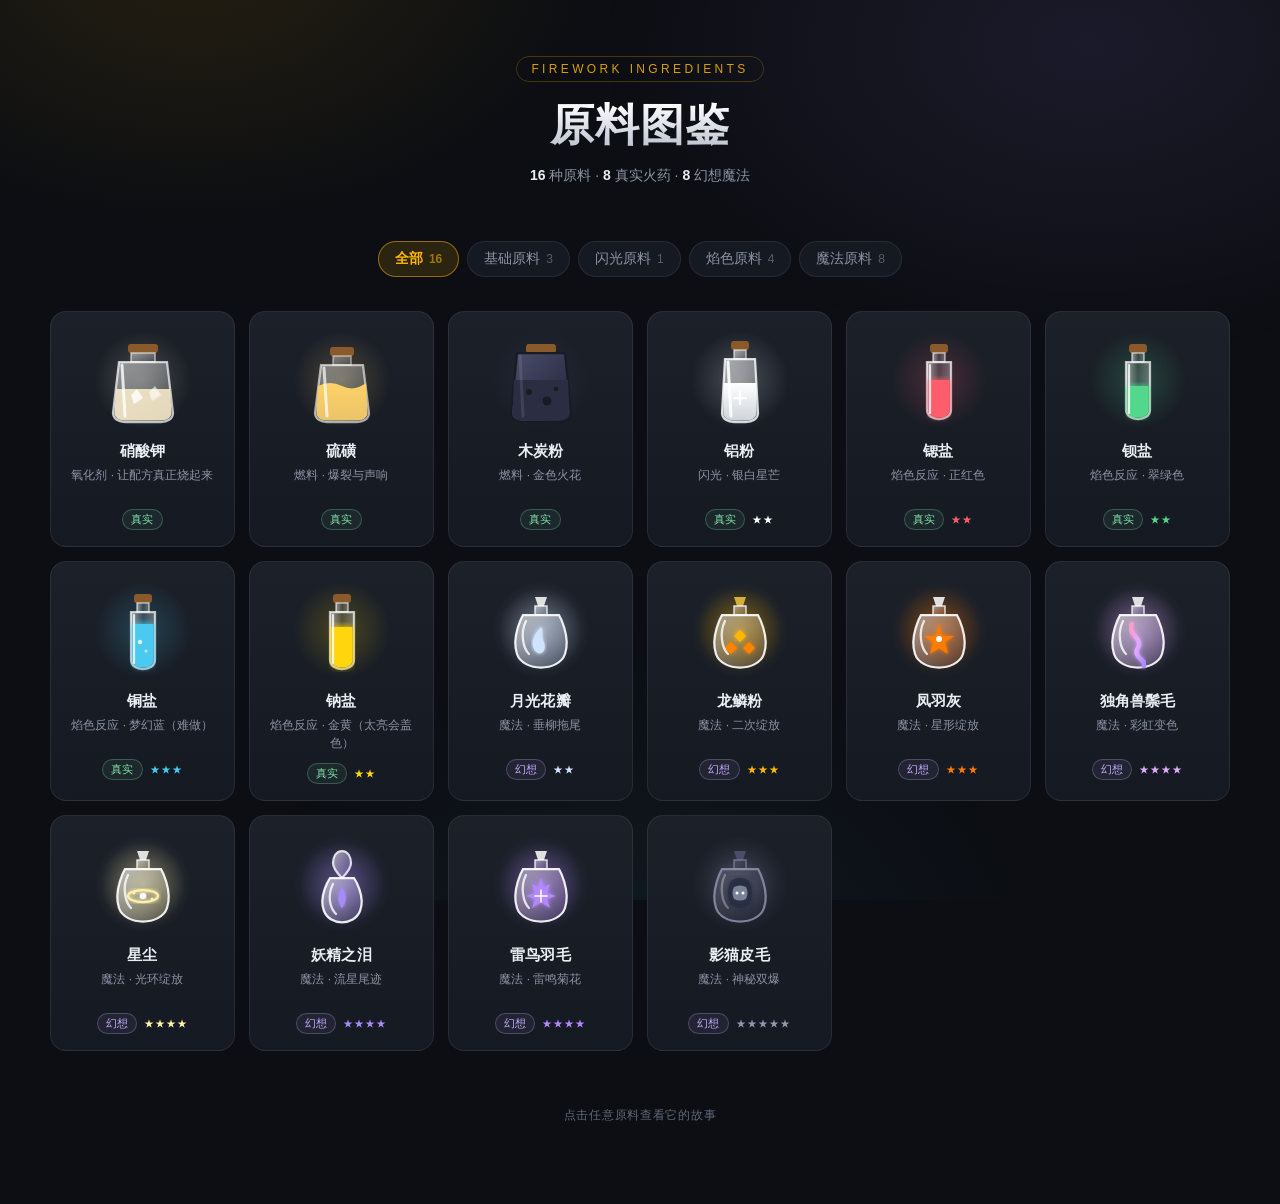
<file: 原料图鉴.html>
<!DOCTYPE html>
<html lang="zh-CN" data-page-node-id="u3ypZUlIWsAw57ST6cERfp">
<head data-page-node-id="30aoQSPkig4VFRzKDkMREy">
<meta charset="UTF-8" data-page-node-id="YJdAGCI1HsbTFadopsu0ah">
<meta name="viewport" content="width=device-width, initial-scale=1.0" data-page-node-id="xBpXDcApexF5FaPzAfJ3kr">
<title>原料图鉴 · 烟火小作坊</title>
<style>
  :root{
    --bg:#0c0e13;
    --card:#151922;
    --card-hi:#1b2029;
    --line:rgba(255,255,255,.08);
    --line-hi:rgba(255,255,255,.18);
    --text:#e9edf4;
    --muted:#8b93a4;
    --dim:#5f6779;
    --amber:#ffb703;
    --radius:16px;
  }
  *{box-sizing:border-box;margin:0;padding:0}
  html,body{min-height:100%}
  body{
    background:var(--bg);
    color:var(--text);
    font-family:-apple-system,BlinkMacSystemFont,"PingFang SC","Microsoft YaHei","Segoe UI",sans-serif;
    -webkit-font-smoothing:antialiased;
    padding:0 20px 80px;
    position:relative;
    overflow-x:hidden;
  }
  /* 背景光晕 */
  body::before{
    content:"";
    position:fixed;inset:0;pointer-events:none;z-index:0;
    background:
      radial-gradient(600px 400px at 15% -5%, rgba(255,183,3,.10), transparent 70%),
      radial-gradient(700px 450px at 85% 5%, rgba(167,139,250,.10), transparent 70%),
      radial-gradient(600px 500px at 50% 110%, rgba(76,201,240,.07), transparent 70%);
  }
  .wrap{max-width:1180px;margin:0 auto;position:relative;z-index:1}

  /* 头部 */
  header{padding:56px 0 26px;text-align:center}
  .kicker{
    display:inline-block;font-size:12px;letter-spacing:.28em;
    color:var(--amber);opacity:.85;margin-bottom:14px;
    padding:5px 14px;border:1px solid rgba(255,183,3,.28);border-radius:999px;
  }
  h1{
    font-size:clamp(28px,5vw,44px);font-weight:800;letter-spacing:.02em;
    background:linear-gradient(180deg,#fff 10%,#9aa4b8 130%);
    -webkit-background-clip:text;background-clip:text;color:transparent;
  }
  .sub{margin-top:12px;color:var(--muted);font-size:14px}
  .sub b{color:var(--text);font-weight:600}

  /* 筛选 */
  .filters{
    display:flex;flex-wrap:wrap;gap:8px;justify-content:center;
    margin:30px 0 34px;
  }
  .chip{
    appearance:none;cursor:pointer;
    background:var(--card);border:1px solid var(--line);
    color:var(--muted);font-size:13.5px;font-family:inherit;
    padding:8px 16px;border-radius:999px;
    transition:all .18s ease;
  }
  .chip:hover{border-color:var(--line-hi);color:var(--text)}
  .chip.on{
    background:rgba(255,183,3,.13);border-color:rgba(255,183,3,.5);
    color:var(--amber);font-weight:600;
  }
  .chip .n{opacity:.55;margin-left:6px;font-size:12px}

  /* 网格 */
  .grid{
    display:grid;
    grid-template-columns:repeat(auto-fill,minmax(158px,1fr));
    gap:14px;
  }
  .card{
    position:relative;cursor:pointer;
    background:linear-gradient(180deg,var(--card-hi),var(--card));
    border:1px solid var(--line);
    border-radius:var(--radius);
    padding:20px 14px 16px;
    display:flex;flex-direction:column;align-items:center;text-align:center;
    transition:transform .2s cubic-bezier(.2,.7,.3,1),border-color .2s,box-shadow .2s;
    animation:in .35s both;
  }
  @keyframes in{from{opacity:0;transform:translateY(10px)}to{opacity:1;transform:none}}
  .card:hover{
    transform:translateY(-4px);
    border-color:var(--c,#fff);
    box-shadow:0 12px 30px -12px var(--glow,rgba(255,255,255,.25)),0 0 0 1px var(--c);
  }
  .icon{
    width:96px;height:96px;margin-bottom:14px;
    display:flex;align-items:center;justify-content:center;
    border-radius:50%;
  }
  .icon svg{width:100%;height:100%;display:block}
  .name{font-size:15px;font-weight:600;letter-spacing:.01em}
  .desc{font-size:12px;color:var(--muted);margin-top:5px;line-height:1.5;min-height:32px}
  .meta{margin-top:11px;display:flex;align-items:center;gap:7px;flex-wrap:wrap;justify-content:center}
  .tag{
    font-size:10.5px;padding:2.5px 8px;border-radius:999px;
    border:1px solid var(--line);color:var(--dim);letter-spacing:.03em;
  }
  .tag.real{color:#7fe3a8;border-color:rgba(127,227,168,.28);background:rgba(127,227,168,.07)}
  .tag.magic{color:#c4a8ff;border-color:rgba(196,168,255,.28);background:rgba(196,168,255,.07)}
  .stars{font-size:10px;letter-spacing:1px;color:var(--c,var(--amber))}

  /* 弹层 */
  .modal{
    position:fixed;inset:0;z-index:50;
    display:none;align-items:center;justify-content:center;padding:24px;
    background:rgba(6,8,12,.78);backdrop-filter:blur(6px);
  }
  .modal.on{display:flex;animation:fade .18s both}
  @keyframes fade{from{opacity:0}to{opacity:1}}
  .sheet{
    position:relative;width:100%;max-width:420px;
    background:linear-gradient(180deg,#1b2029,#141821);
    border:1px solid var(--line-hi);border-radius:22px;
    padding:34px 28px 30px;text-align:center;
    animation:pop .24s cubic-bezier(.2,.8,.3,1) both;
    box-shadow:0 30px 80px -20px #000;
  }
  @keyframes pop{from{opacity:0;transform:translateY(14px) scale(.97)}to{opacity:1;transform:none}}
  .sheet .halo{
    width:130px;height:130px;margin:0 auto 18px;
    border-radius:50%;display:flex;align-items:center;justify-content:center;
  }
  .sheet .halo svg{width:100%;height:100%}
  .sheet h2{font-size:22px;font-weight:700}
  .sheet .role{font-size:13px;color:var(--c,var(--amber));margin-top:7px;font-weight:500}
  .sheet .fact{
    margin-top:20px;padding:16px 18px;text-align:left;
    background:rgba(255,255,255,.035);border:1px solid var(--line);
    border-left:2px solid var(--c,var(--amber));
    border-radius:12px;font-size:13.5px;line-height:1.75;color:#c8d0de;
  }
  .sheet .foot{
    margin-top:18px;display:flex;gap:8px;justify-content:center;flex-wrap:wrap;
  }
  .close{
    position:absolute;top:14px;right:14px;
    width:32px;height:32px;border-radius:50%;cursor:pointer;
    background:rgba(255,255,255,.06);border:1px solid var(--line);
    color:var(--muted);font-size:17px;line-height:1;
    display:flex;align-items:center;justify-content:center;
    transition:.15s;
  }
  .close:hover{background:rgba(255,255,255,.12);color:#fff}

  footer{
    margin-top:56px;text-align:center;color:var(--dim);font-size:12px;
    letter-spacing:.06em;
  }

  @media (max-width:520px){
    body{padding:0 14px 60px}
    .grid{grid-template-columns:repeat(auto-fill,minmax(132px,1fr));gap:11px}
    .icon{width:78px;height:78px}
    .card{padding:16px 10px 14px}
  }
</style>
</head>
<body data-page-node-id="feSl0doGA9chixmFEJeVWW">
<div class="wrap" data-page-node-id="TbaBaDhodRCI5BKYo7IYjA">
  <header data-page-node-id="PpPUgrPpV1BWgRRUhCsigi">
    <span class="kicker" data-page-node-id="RTrKX3IdhhXXmne3QXUVxk">FIREWORK INGREDIENTS</span>
    <h1 data-page-node-id="yKwnx8bEnnZ7fAxERx1uxk">原料图鉴</h1>
    <p class="sub" data-page-node-id="DGUsAxyKHI2FUE4iThPGZr"><b data-page-node-id="rMoVoDC8dofuHNB1sd1wTS">16</b> 种原料 · <b data-page-node-id="EKksVAWWyuLGg7wNSZ19Im">8</b> 真实火药 · <b data-page-node-id="KOH97aJ49oam2zge4IJu6t">8</b> 幻想魔法</p>
  </header>

  <nav class="filters" id="filters" data-page-node-id="H6zVrlQBtWsuD0FAlrLn6q"></nav>
  <main class="grid" id="grid" data-page-node-id="WGYWJQRHEplfdomFzeGO6n"></main>

  <footer data-page-node-id="rS64T5wMZsMBukvUhqVAvN">点击任意原料查看它的故事</footer>
</div>

<div class="modal" id="modal" data-page-node-id="UjGlM6kGajvDzzGJXUoHGk">
  <div class="sheet" id="sheet" data-page-node-id="qhofVk9hNK6nOYIAfruuTA">
    <button class="close" id="close" aria-label="关闭" data-page-node-id="5jHo0w607O1bttP0FZFFA0">✕</button>
    <div class="halo" id="mIcon" data-page-node-id="ZneFFkZ3Jwud0mhDgKLfe3"></div>
    <h2 id="mName" data-page-node-id="NPUiHfZjQ8CO9T8lbp7Qh3"></h2>
    <div class="role" id="mRole" data-page-node-id="4AI8t0VI6FAcAozAFpx6zZ"></div>
    <div class="fact" id="mFact" data-page-node-id="wLfjfiBIvDt0kCorPCWMkS"></div>
    <div class="foot" id="mFoot" data-page-node-id="bdnplGHSw5w7eRFFUaIw2p"></div>
  </div>
</div>

<script>
/* ============ 数据：原料库 (SVG 精细版) ============ */
var INGREDIENTS = [
  // ================= 真实原料：基础 =================
  {
    id: "saltpeter", name: "硝酸钾", type: "base", real: true, desc: "氧化剂 · 让配方真正烧起来", color: "#f5e9c8",
    fact: "氧化剂：为燃烧提供氧气。没有它，混合物根本点不着。", power: 1,
    svg: `<svg viewBox="0 0 64 64" xmlns="http://www.w3.org/2000/svg"><defs><linearGradient id="glass1" x1="0" y1="0" x2="1" y2="1"><stop offset="0%" stop-color="rgba(255,255,255,0.5)"/><stop offset="100%" stop-color="rgba(255,255,255,0.1)"/></linearGradient></defs><rect x="22" y="8" width="20" height="6" rx="2" fill="#8B5A2B"/><path d="M24 14 L40 14 L40 20 L24 20 Z" fill="url(#glass1)" stroke="rgba(255,255,255,0.6)" stroke-width="1"/><path d="M16 20 L48 20 L52 54 C52 58 48 60 44 60 L20 60 C16 60 12 58 12 54 Z" fill="url(#glass1)" stroke="rgba(255,255,255,0.7)" stroke-width="1.5"/><path d="M14 38 L50 38 L51 54 C51 57 48 59 44 59 L20 59 C16 59 13 57 13 54 Z" fill="#f5e9c8" opacity="0.9"/><polygon points="24,42 28,38 32,44 26,48" fill="#fff" opacity="0.8"/><polygon points="36,40 40,36 44,42 38,46" fill="#fff" opacity="0.6"/><path d="M18 22 L20 56" stroke="rgba(255,255,255,0.8)" stroke-width="2" stroke-linecap="round"/></svg>`
  },
  {
    id: "sulfur", name: "硫磺", type: "base", real: true, desc: "燃料 · 爆裂与声响", color: "#ffd166",
    fact: "燃料：与氧化剂剧烈反应，放出热与气体，产生升空和爆裂的推力。", power: 1, sound: true,
    svg: `<svg viewBox="0 0 64 64" xmlns="http://www.w3.org/2000/svg"><defs><linearGradient id="glass2" x1="0" y1="0" x2="1" y2="1"><stop offset="0%" stop-color="rgba(255,255,255,0.4)"/><stop offset="100%" stop-color="rgba(255,255,255,0.1)"/></linearGradient><linearGradient id="sulfur-p" x1="0" y1="0" x2="0" y2="1"><stop offset="0%" stop-color="#FFD166"/><stop offset="100%" stop-color="#E9C46A"/></linearGradient></defs><rect x="24" y="10" width="16" height="6" rx="2" fill="#8B5A2B"/><path d="M26 16 L38 16 L38 22 L26 22 Z" fill="url(#glass2)" stroke="rgba(255,255,255,0.5)" stroke-width="1"/><path d="M18 22 L46 22 L50 54 C50 58 46 60 42 60 L22 60 C18 60 14 58 14 54 Z" fill="url(#glass2)" stroke="rgba(255,255,255,0.6)" stroke-width="1.5"/><path d="M16 36 Q24 32 32 36 T48 34 L49 54 C49 57 46 59 42 59 L22 59 C18 59 15 57 15 54 Z" fill="url(#sulfur-p)"/><path d="M20 24 L22 56" stroke="rgba(255,255,255,0.7)" stroke-width="2" stroke-linecap="round"/></svg>`
  },
  {
    id: "charcoal", name: "木炭粉", type: "base", real: true, desc: "燃料 · 金色火花", color: "#4a4e69",
    fact: "黑火药三大件之一（硝酸钾+硫磺+木炭），决定燃烧速度。", power: .8,
    svg: `<svg viewBox="0 0 64 64" xmlns="http://www.w3.org/2000/svg"><defs><linearGradient id="pot" x1="0" y1="0" x2="1" y2="1"><stop offset="0%" stop-color="#4a4e69"/><stop offset="100%" stop-color="#22223b"/></linearGradient></defs><rect x="22" y="8" width="20" height="6" rx="2" fill="#8B5A2B"/><path d="M16 14 L48 14 L52 54 C52 58 48 60 44 60 L20 60 C16 60 12 58 12 54 Z" fill="url(#pot)" stroke="#1a1a24" stroke-width="1.5"/><path d="M14 32 L50 32 L51 54 C51 57 48 59 44 59 L20 59 C16 59 13 57 13 54 Z" fill="#2b2d42"/><circle cx="24" cy="40" r="2" fill="#1a1a24"/><circle cx="36" cy="46" r="3" fill="#1a1a24"/><circle cx="42" cy="38" r="1.5" fill="#1a1a24"/><path d="M18 16 L20 56" stroke="rgba(255,255,255,0.1)" stroke-width="2" stroke-linecap="round"/></svg>`
  },
  {
    id: "aluminum", name: "铝粉", type: "spark", real: true, desc: "闪光 · 银白星芒", color: "#ffffff",
    fact: "铝粉/镁粉燃烧产生银白色闪光与拖尾，是烟花的“银花”。", rarity: 2, effect: "sparkle",
    svg: `<svg viewBox="0 0 64 64" xmlns="http://www.w3.org/2000/svg"><defs><linearGradient id="glass3" x1="0" y1="0" x2="1" y2="1"><stop offset="0%" stop-color="rgba(255,255,255,0.6)"/><stop offset="100%" stop-color="rgba(255,255,255,0.2)"/></linearGradient><linearGradient id="alu-p" x1="0" y1="0" x2="0" y2="1"><stop offset="0%" stop-color="#ffffff"/><stop offset="100%" stop-color="#ced4da"/></linearGradient></defs><rect x="26" y="6" width="12" height="6" rx="2" fill="#8B5A2B"/><path d="M28 12 L36 12 L36 18 L28 18 Z" fill="url(#glass3)" stroke="rgba(255,255,255,0.6)" stroke-width="1"/><path d="M22 18 L42 18 L44 54 C44 58 40 60 36 60 L28 60 C24 60 20 58 20 54 Z" fill="url(#glass3)" stroke="rgba(255,255,255,0.8)" stroke-width="1.5"/><path d="M21 34 L43 34 L43 54 C43 57 40 59 36 59 L28 59 C24 59 21 57 21 54 Z" fill="url(#alu-p)"/><path d="M32 40 L32 48 M28 44 L36 44" stroke="#fff" stroke-width="1.5" stroke-linecap="round"/><path d="M24 20 L26 56" stroke="rgba(255,255,255,0.9)" stroke-width="2" stroke-linecap="round"/></svg>`
  },

  // ================= 真实原料：焰色反应 =================
  {
    id: "strontium", name: "锶盐", type: "color", real: true, desc: "焰色反应 · 正红色", color: "#ff5d6c",
    fact: "锶盐燃烧发出喜庆正红（约 605–680nm），是烟花的经典红。", rarity: 2,
    svg: `<svg viewBox="0 0 64 64" xmlns="http://www.w3.org/2000/svg"><defs><linearGradient id="tube-g" x1="0" y1="0" x2="1" y2="0"><stop offset="0%" stop-color="rgba(255,255,255,0.5)"/><stop offset="50%" stop-color="rgba(255,255,255,0.1)"/><stop offset="100%" stop-color="rgba(255,255,255,0.3)"/></linearGradient><filter id="glow-red"><feGaussianBlur stdDeviation="2" result="blur"/><feMerge><feMergeNode in="blur"/><feMergeNode in="SourceGraphic"/></feMerge></filter></defs><rect x="26" y="8" width="12" height="6" rx="2" fill="#8B5A2B"/><path d="M28 14 L36 14 L36 20 L28 20 Z" fill="url(#tube-g)" stroke="rgba(255,255,255,0.6)" stroke-width="1"/><path d="M24 20 L40 20 L40 52 C40 56 36 58 32 58 C28 58 24 56 24 52 Z" fill="url(#tube-g)" stroke="rgba(255,255,255,0.7)" stroke-width="1.5"/><path d="M25 32 L39 32 L39 52 C39 55 36 57 32 57 C28 57 25 55 25 52 Z" fill="#ff5d6c" filter="url(#glow-red)"/><path d="M26 22 L26 54" stroke="rgba(255,255,255,0.8)" stroke-width="1.5" stroke-linecap="round"/></svg>`
  },
  {
    id: "barium", name: "钡盐", type: "color", real: true, desc: "焰色反应 · 翠绿色", color: "#51d88a",
    fact: "钡盐燃烧呈翠绿（约 505–535nm），春意盎然的绿。", rarity: 2,
    svg: `<svg viewBox="0 0 64 64" xmlns="http://www.w3.org/2000/svg"><defs><linearGradient id="tube-g2" x1="0" y1="0" x2="1" y2="0"><stop offset="0%" stop-color="rgba(255,255,255,0.5)"/><stop offset="50%" stop-color="rgba(255,255,255,0.1)"/><stop offset="100%" stop-color="rgba(255,255,255,0.3)"/></linearGradient><filter id="glow-green"><feGaussianBlur stdDeviation="2" result="blur"/><feMerge><feMergeNode in="blur"/><feMergeNode in="SourceGraphic"/></feMerge></filter></defs><rect x="26" y="8" width="12" height="6" rx="2" fill="#8B5A2B"/><path d="M28 14 L36 14 L36 20 L28 20 Z" fill="url(#tube-g2)" stroke="rgba(255,255,255,0.6)" stroke-width="1"/><path d="M24 20 L40 20 L40 52 C40 56 36 58 32 58 C28 58 24 56 24 52 Z" fill="url(#tube-g2)" stroke="rgba(255,255,255,0.7)" stroke-width="1.5"/><path d="M25 36 L39 36 L39 52 C39 55 36 57 32 57 C28 57 25 55 25 52 Z" fill="#51d88a" filter="url(#glow-green)"/><path d="M26 22 L26 54" stroke="rgba(255,255,255,0.8)" stroke-width="1.5" stroke-linecap="round"/></svg>`
  },
  {
    id: "copper", name: "铜盐", type: "color", real: true, desc: "焰色反应 · 梦幻蓝（难做）", color: "#4cc9f0",
    fact: "蓝色最难做：铜盐需要极窄的燃烧温度窗口，偏差一点就变绿或发白。", rarity: 3, fragile: true,
    svg: `<svg viewBox="0 0 64 64" xmlns="http://www.w3.org/2000/svg"><defs><linearGradient id="tube-g3" x1="0" y1="0" x2="1" y2="0"><stop offset="0%" stop-color="rgba(255,255,255,0.5)"/><stop offset="50%" stop-color="rgba(255,255,255,0.1)"/><stop offset="100%" stop-color="rgba(255,255,255,0.3)"/></linearGradient><filter id="glow-blue"><feGaussianBlur stdDeviation="2" result="blur"/><feMerge><feMergeNode in="blur"/><feMergeNode in="SourceGraphic"/></feMerge></filter></defs><rect x="26" y="8" width="12" height="6" rx="2" fill="#8B5A2B"/><path d="M28 14 L36 14 L36 20 L28 20 Z" fill="url(#tube-g3)" stroke="rgba(255,255,255,0.6)" stroke-width="1"/><path d="M24 20 L40 20 L40 52 C40 56 36 58 32 58 C28 58 24 56 24 52 Z" fill="url(#tube-g3)" stroke="rgba(255,255,255,0.7)" stroke-width="1.5"/><path d="M25 28 L39 28 L39 52 C39 55 36 57 32 57 C28 57 25 55 25 52 Z" fill="#4cc9f0" filter="url(#glow-blue)"/><circle cx="30" cy="40" r="1.5" fill="#fff" opacity="0.8"/><circle cx="34" cy="46" r="1" fill="#fff" opacity="0.6"/><path d="M26 22 L26 54" stroke="rgba(255,255,255,0.8)" stroke-width="1.5" stroke-linecap="round"/></svg>`
  },
  {
    id: "sodium", name: "钠盐", type: "color", real: true, desc: "焰色反应 · 金黄（太亮会盖色）", color: "#ffd60a",
    fact: "钠盐燃烧呈金黄（589nm），过于明亮，配方里常要控制用量，否则会盖住别的颜色。", rarity: 2, loud: true,
    svg: `<svg viewBox="0 0 64 64" xmlns="http://www.w3.org/2000/svg"><defs><linearGradient id="tube-g4" x1="0" y1="0" x2="1" y2="0"><stop offset="0%" stop-color="rgba(255,255,255,0.5)"/><stop offset="50%" stop-color="rgba(255,255,255,0.1)"/><stop offset="100%" stop-color="rgba(255,255,255,0.3)"/></linearGradient><filter id="glow-yellow"><feGaussianBlur stdDeviation="2.5" result="blur"/><feMerge><feMergeNode in="blur"/><feMergeNode in="SourceGraphic"/></feMerge></filter></defs><rect x="26" y="8" width="12" height="6" rx="2" fill="#8B5A2B"/><path d="M28 14 L36 14 L36 20 L28 20 Z" fill="url(#tube-g4)" stroke="rgba(255,255,255,0.6)" stroke-width="1"/><path d="M24 20 L40 20 L40 52 C40 56 36 58 32 58 C28 58 24 56 24 52 Z" fill="url(#tube-g4)" stroke="rgba(255,255,255,0.7)" stroke-width="1.5"/><path d="M25 30 L39 30 L39 52 C39 55 36 57 32 57 C28 57 25 55 25 52 Z" fill="#ffd60a" filter="url(#glow-yellow)"/><path d="M26 22 L26 54" stroke="rgba(255,255,255,0.8)" stroke-width="1.5" stroke-linecap="round"/></svg>`
  },

  // ================= 魔法原料：幻想 =================
  {
    id: "moonpetal", name: "月光花瓣", type: "shape", real: false, shape: "willow", color: "#cfe3ff", desc: "魔法 · 垂柳拖尾",
    fact: "想象原料：采自月圆之夜的昙花，能让星体缓缓垂落成柳条。", rarity: 2, effect: "trail",
    svg: `<svg viewBox="0 0 64 64" xmlns="http://www.w3.org/2000/svg"><defs><radialGradient id="magic-bg1" cx="50%" cy="50%" r="50%"><stop offset="0%" stop-color="#cfe3ff" stop-opacity="0.3"/><stop offset="100%" stop-color="#cfe3ff" stop-opacity="0"/></radialGradient><linearGradient id="crystal1" x1="0" y1="0" x2="1" y2="1"><stop offset="0%" stop-color="rgba(255,255,255,0.6)"/><stop offset="100%" stop-color="rgba(200,220,255,0.2)"/></linearGradient><filter id="glow-m1"><feGaussianBlur stdDeviation="1.5" result="blur"/><feMerge><feMergeNode in="blur"/><feMergeNode in="SourceGraphic"/></feMerge></filter></defs><circle cx="32" cy="32" r="28" fill="url(#magic-bg1)"/><polygon points="28,10 36,10 34,16 30,16" fill="#E0E0E0"/><path d="M28 16 L36 16 L36 22 L28 22 Z" fill="url(#crystal1)" stroke="rgba(255,255,255,0.8)" stroke-width="1"/><path d="M20 22 C20 22, 12 36, 16 48 C20 60, 44 60, 48 48 C52 36, 44 22, 44 22 Z" fill="url(#crystal1)" stroke="rgba(255,255,255,0.9)" stroke-width="1.5"/><path d="M32 30 C28 34, 24 40, 28 46 C32 50, 36 46, 34 40 C32 36, 34 32, 32 30 Z" fill="#cfe3ff" filter="url(#glow-m1)"/><path d="M22 26 C18 34, 20 44, 24 48" stroke="rgba(255,255,255,0.8)" stroke-width="1.5" fill="none" stroke-linecap="round"/></svg>`
  },
  {
    id: "dragonscale", name: "龙鳞粉", type: "shape", real: false, shape: "double", color: "#ffb703", desc: "魔法 · 二次绽放",
    fact: "想象原料：研磨自龙蜕下的鳞片，点火时会有第二重惊喜。", rarity: 3, effect: "double",
    svg: `<svg viewBox="0 0 64 64" xmlns="http://www.w3.org/2000/svg"><defs><radialGradient id="magic-bg2" cx="50%" cy="50%" r="50%"><stop offset="0%" stop-color="#ffb703" stop-opacity="0.3"/><stop offset="100%" stop-color="#ffb703" stop-opacity="0"/></radialGradient><linearGradient id="crystal2" x1="0" y1="0" x2="1" y2="1"><stop offset="0%" stop-color="rgba(255,255,255,0.5)"/><stop offset="100%" stop-color="rgba(255,200,100,0.2)"/></linearGradient><filter id="glow-m2"><feGaussianBlur stdDeviation="1.5" result="blur"/><feMerge><feMergeNode in="blur"/><feMergeNode in="SourceGraphic"/></feMerge></filter></defs><circle cx="32" cy="32" r="28" fill="url(#magic-bg2)"/><polygon points="28,10 36,10 34,16 30,16" fill="#D4AF37"/><path d="M28 16 L36 16 L36 22 L28 22 Z" fill="url(#crystal2)" stroke="rgba(255,255,255,0.8)" stroke-width="1"/><path d="M20 22 C20 22, 12 36, 16 48 C20 60, 44 60, 48 48 C52 36, 44 22, 44 22 Z" fill="url(#crystal2)" stroke="rgba(255,255,255,0.9)" stroke-width="1.5"/><polygon points="32,32 36,36 32,40 28,36" fill="#ffb703" filter="url(#glow-m2)"/><polygon points="26,40 30,44 26,48 22,44" fill="#fb8500" filter="url(#glow-m2)"/><polygon points="38,40 42,44 38,48 34,44" fill="#fb8500" filter="url(#glow-m2)"/><path d="M22 26 C18 34, 20 44, 24 48" stroke="rgba(255,255,255,0.8)" stroke-width="1.5" fill="none" stroke-linecap="round"/></svg>`
  },
  {
    id: "phoenix", name: "凤羽灰", type: "shape", real: false, shape: "star", color: "#ff7b00", desc: "魔法 · 星形绽放",
    fact: "想象原料：凤凰落羽烧成的灰，能在空中画出星星。", rarity: 3, effect: "crackle",
    svg: `<svg viewBox="0 0 64 64" xmlns="http://www.w3.org/2000/svg"><defs><radialGradient id="magic-bg3" cx="50%" cy="50%" r="50%"><stop offset="0%" stop-color="#ff7b00" stop-opacity="0.3"/><stop offset="100%" stop-color="#ff7b00" stop-opacity="0"/></radialGradient><linearGradient id="crystal3" x1="0" y1="0" x2="1" y2="1"><stop offset="0%" stop-color="rgba(255,255,255,0.5)"/><stop offset="100%" stop-color="rgba(255,150,100,0.2)"/></linearGradient><filter id="glow-m3"><feGaussianBlur stdDeviation="1.5" result="blur"/><feMerge><feMergeNode in="blur"/><feMergeNode in="SourceGraphic"/></feMerge></filter></defs><circle cx="32" cy="32" r="28" fill="url(#magic-bg3)"/><polygon points="28,10 36,10 34,16 30,16" fill="#E0E0E0"/><path d="M28 16 L36 16 L36 22 L28 22 Z" fill="url(#crystal3)" stroke="rgba(255,255,255,0.8)" stroke-width="1"/><path d="M20 22 C20 22, 12 36, 16 48 C20 60, 44 60, 48 48 C52 36, 44 22, 44 22 Z" fill="url(#crystal3)" stroke="rgba(255,255,255,0.9)" stroke-width="1.5"/><path d="M32 28 L34 36 L42 36 L36 40 L38 48 L32 44 L26 48 L28 40 L22 36 L30 36 Z" fill="#ff7b00" filter="url(#glow-m3)"/><circle cx="32" cy="38" r="2" fill="#fff"/><path d="M22 26 C18 34, 20 44, 24 48" stroke="rgba(255,255,255,0.8)" stroke-width="1.5" fill="none" stroke-linecap="round"/></svg>`
  },
  {
    id: "unicorn", name: "独角兽鬃毛", type: "shape", real: false, shape: "rainbow", color: "#e0aaff", desc: "魔法 · 彩虹变色",
    fact: "想象原料：剪自独角兽的鬃毛，让烟花在空中不断变色。", rarity: 4, effect: "rainbow",
    svg: `<svg viewBox="0 0 64 64" xmlns="http://www.w3.org/2000/svg"><defs><radialGradient id="magic-bg4" cx="50%" cy="50%" r="50%"><stop offset="0%" stop-color="#e0aaff" stop-opacity="0.3"/><stop offset="100%" stop-color="#e0aaff" stop-opacity="0"/></radialGradient><linearGradient id="crystal4" x1="0" y1="0" x2="1" y2="1"><stop offset="0%" stop-color="rgba(255,255,255,0.6)"/><stop offset="100%" stop-color="rgba(220,180,255,0.2)"/></linearGradient><linearGradient id="hair-grad" x1="0" y1="0" x2="1" y2="1"><stop offset="0%" stop-color="#ff99c8"/><stop offset="50%" stop-color="#e0aaff"/><stop offset="100%" stop-color="#a78bfa"/></linearGradient><filter id="glow-m4"><feGaussianBlur stdDeviation="1.5" result="blur"/><feMerge><feMergeNode in="blur"/><feMergeNode in="SourceGraphic"/></feMerge></filter></defs><circle cx="32" cy="32" r="28" fill="url(#magic-bg4)"/><polygon points="28,10 36,10 34,16 30,16" fill="#E0E0E0"/><path d="M28 16 L36 16 L36 22 L28 22 Z" fill="url(#crystal4)" stroke="rgba(255,255,255,0.8)" stroke-width="1"/><path d="M20 22 C20 22, 12 36, 16 48 C20 60, 44 60, 48 48 C52 36, 44 22, 44 22 Z" fill="url(#crystal4)" stroke="rgba(255,255,255,0.9)" stroke-width="1.5"/><path d="M28 28 C24 34, 36 38, 32 44 C28 50, 38 52, 36 56" stroke="url(#hair-grad)" stroke-width="3" fill="none" stroke-linecap="round" filter="url(#glow-m4)"/><path d="M22 26 C18 34, 20 44, 24 48" stroke="rgba(255,255,255,0.8)" stroke-width="1.5" fill="none" stroke-linecap="round"/></svg>`
  },
  {
    id: "stardust", name: "星尘", type: "shape", real: false, shape: "ring", color: "#fff1a8", desc: "魔法 · 光环绽放",
    fact: "想象原料：陨星坠落时蹭落的尘埃，会聚成一圈光晕。", rarity: 4, effect: "glitter",
    svg: `<svg viewBox="0 0 64 64" xmlns="http://www.w3.org/2000/svg"><defs><radialGradient id="magic-bg5" cx="50%" cy="50%" r="50%"><stop offset="0%" stop-color="#fff1a8" stop-opacity="0.3"/><stop offset="100%" stop-color="#fff1a8" stop-opacity="0"/></radialGradient><linearGradient id="crystal5" x1="0" y1="0" x2="1" y2="1"><stop offset="0%" stop-color="rgba(255,255,255,0.6)"/><stop offset="100%" stop-color="rgba(255,240,180,0.2)"/></linearGradient><filter id="glow-m5"><feGaussianBlur stdDeviation="1.5" result="blur"/><feMerge><feMergeNode in="blur"/><feMergeNode in="SourceGraphic"/></feMerge></filter></defs><circle cx="32" cy="32" r="28" fill="url(#magic-bg5)"/><polygon points="28,10 36,10 34,16 30,16" fill="#E0E0E0"/><path d="M28 16 L36 16 L36 22 L28 22 Z" fill="url(#crystal5)" stroke="rgba(255,255,255,0.8)" stroke-width="1"/><path d="M20 22 C20 22, 12 36, 16 48 C20 60, 44 60, 48 48 C52 36, 44 22, 44 22 Z" fill="url(#crystal5)" stroke="rgba(255,255,255,0.9)" stroke-width="1.5"/><ellipse cx="32" cy="40" rx="10" ry="4" stroke="#fff1a8" stroke-width="1.5" fill="none" filter="url(#glow-m5)"/><circle cx="32" cy="40" r="2" fill="#fff" filter="url(#glow-m5)"/><circle cx="26" cy="38" r="1" fill="#fff1a8"/><circle cx="38" cy="42" r="1" fill="#fff1a8"/><path d="M22 26 C18 34, 20 44, 24 48" stroke="rgba(255,255,255,0.8)" stroke-width="1.5" fill="none" stroke-linecap="round"/></svg>`
  },
  {
    id: "fairytear", name: "妖精之泪", type: "shape", real: false, shape: "comet", color: "#a78bfa", desc: "魔法 · 流星尾迹",
    fact: "想象原料：妖精哭过的眼泪，会拖出长长的蓝色尾迹。", rarity: 4, effect: "trail2",
    svg: `<svg viewBox="0 0 64 64" xmlns="http://www.w3.org/2000/svg"><defs><radialGradient id="magic-bg6" cx="50%" cy="50%" r="50%"><stop offset="0%" stop-color="#a78bfa" stop-opacity="0.3"/><stop offset="100%" stop-color="#a78bfa" stop-opacity="0"/></radialGradient><linearGradient id="crystal6" x1="0" y1="0" x2="1" y2="1"><stop offset="0%" stop-color="rgba(255,255,255,0.6)"/><stop offset="100%" stop-color="rgba(180,150,255,0.2)"/></linearGradient><filter id="glow-m6"><feGaussianBlur stdDeviation="1.5" result="blur"/><feMerge><feMergeNode in="blur"/><feMergeNode in="SourceGraphic"/></feMerge></filter></defs><circle cx="32" cy="32" r="28" fill="url(#magic-bg6)"/><path d="M32 10 C36 10, 38 14, 38 18 C38 22, 32 28, 32 28 C32 28, 26 22, 26 18 C26 14, 28 10, 32 10 Z" fill="url(#crystal6)" stroke="rgba(255,255,255,0.8)" stroke-width="1.5"/><path d="M24 28 C24 28, 16 40, 20 50 C24 60, 40 60, 44 50 C48 40, 40 28, 40 28 Z" fill="url(#crystal6)" stroke="rgba(255,255,255,0.9)" stroke-width="1.5"/><path d="M32 34 C28 40, 30 46, 32 48 C34 46, 36 40, 32 34 Z" fill="#a78bfa" filter="url(#glow-m6)"/><path d="M26 32 C22 40, 24 48, 28 52" stroke="rgba(255,255,255,0.8)" stroke-width="1.5" fill="none" stroke-linecap="round"/></svg>`
  },
  {
    id: "thunderbird", name: "雷鸟羽毛", type: "shape", real: false, shape: "chrys", color: "#b388ff", desc: "魔法 · 雷鸣菊花",
    fact: "想象原料：雷鸟的翎羽，爆裂时伴有雷鸣与细密银丝。", rarity: 4, effect: "thunder",
    svg: `<svg viewBox="0 0 64 64" xmlns="http://www.w3.org/2000/svg"><defs><radialGradient id="magic-bg7" cx="50%" cy="50%" r="50%"><stop offset="0%" stop-color="#b388ff" stop-opacity="0.3"/><stop offset="100%" stop-color="#b388ff" stop-opacity="0"/></radialGradient><linearGradient id="crystal7" x1="0" y1="0" x2="1" y2="1"><stop offset="0%" stop-color="rgba(255,255,255,0.5)"/><stop offset="100%" stop-color="rgba(200,150,255,0.2)"/></linearGradient><filter id="glow-m7"><feGaussianBlur stdDeviation="1.5" result="blur"/><feMerge><feMergeNode in="blur"/><feMergeNode in="SourceGraphic"/></feMerge></filter></defs><circle cx="32" cy="32" r="28" fill="url(#magic-bg7)"/><polygon points="28,10 36,10 34,16 30,16" fill="#E0E0E0"/><path d="M28 16 L36 16 L36 22 L28 22 Z" fill="url(#crystal7)" stroke="rgba(255,255,255,0.8)" stroke-width="1"/><path d="M20 22 C20 22, 12 36, 16 48 C20 60, 44 60, 48 48 C52 36, 44 22, 44 22 Z" fill="url(#crystal7)" stroke="rgba(255,255,255,0.9)" stroke-width="1.5"/><path d="M32 28 L34 34 L38 32 L36 38 L42 40 L36 42 L38 48 L32 44 L26 48 L28 42 L22 40 L28 38 L26 32 L30 34 Z" fill="#b388ff" filter="url(#glow-m7)"/><path d="M32 36 L32 44 M28 40 L36 40" stroke="#fff" stroke-width="1" stroke-linecap="round"/><path d="M22 26 C18 34, 20 44, 24 48" stroke="rgba(255,255,255,0.8)" stroke-width="1.5" fill="none" stroke-linecap="round"/></svg>`
  },
  {
    id: "shadowcat", name: "影猫皮毛", type: "shape", real: false, shape: "mystery", color: "#8d99ae", desc: "魔法 · 神秘双爆",
    fact: "想象原料：午夜影猫换下的毛，结果连老师傅也说不准。", rarity: 5, effect: "mystery",
    svg: `<svg viewBox="0 0 64 64" xmlns="http://www.w3.org/2000/svg"><defs><radialGradient id="magic-bg8" cx="50%" cy="50%" r="50%"><stop offset="0%" stop-color="#8d99ae" stop-opacity="0.4"/><stop offset="100%" stop-color="#2b2d42" stop-opacity="0"/></radialGradient><linearGradient id="crystal8" x1="0" y1="0" x2="1" y2="1"><stop offset="0%" stop-color="rgba(100,100,120,0.6)"/><stop offset="100%" stop-color="rgba(40,40,60,0.4)"/></linearGradient><filter id="glow-m8"><feGaussianBlur stdDeviation="2" result="blur"/><feMerge><feMergeNode in="blur"/><feMergeNode in="SourceGraphic"/></feMerge></filter></defs><circle cx="32" cy="32" r="28" fill="url(#magic-bg8)"/><polygon points="28,10 36,10 34,16 30,16" fill="#4a4e69"/><path d="M28 16 L36 16 L36 22 L28 22 Z" fill="url(#crystal8)" stroke="rgba(150,150,180,0.6)" stroke-width="1"/><path d="M20 22 C20 22, 12 36, 16 48 C20 60, 44 60, 48 48 C52 36, 44 22, 44 22 Z" fill="url(#crystal8)" stroke="rgba(150,150,180,0.8)" stroke-width="1.5"/><path d="M26 30 Q32 26 38 30 Q42 38 38 46 Q32 50 26 46 Q22 38 26 30 Z" fill="#2b2d42" filter="url(#glow-m8)"/><path d="M28 34 Q32 32 36 34 Q38 38 36 42 Q32 44 28 42 Q26 38 28 34 Z" fill="#8d99ae" opacity="0.8"/><circle cx="30" cy="38" r="1" fill="#fff"/><circle cx="34" cy="38" r="1" fill="#fff"/><path d="M22 26 C18 34, 20 44, 24 48" stroke="rgba(255,255,255,0.3)" stroke-width="1.5" fill="none" stroke-linecap="round"/></svg>`
  }
];

/* ============ 分类配置 ============ */
var TYPES = [
  { key: "all",   label: "全部" },
  { key: "base",  label: "基础原料" },
  { key: "spark", label: "闪光原料" },
  { key: "color", label: "焰色原料" },
  { key: "shape", label: "魔法原料" }
];
var RARITY_NAME = { 2: "稀有", 3: "珍贵", 4: "史诗", 5: "传说" };

/* ============ 工具函数 ============ */
function hexA(hex, a) {
  var h = hex.replace("#", "");
  if (h.length === 3) h = h[0]+h[0]+h[1]+h[1]+h[2]+h[2];
  var n = parseInt(h, 16);
  return "rgba(" + ((n>>16)&255) + "," + ((n>>8)&255) + "," + (n&255) + "," + a + ")";
}
function typeLabel(t) {
  for (var i=0;i<TYPES.length;i++) if (TYPES[i].key === t) return TYPES[i].label;
  return t;
}

/* ============ 渲染筛选 ============ */
var current = "all";
var filtersEl = document.getElementById("filters");
TYPES.forEach(function(t){
  var n = t.key === "all" ? INGREDIENTS.length : INGREDIENTS.filter(function(x){return x.type===t.key}).length;
  var b = document.createElement("button");
  b.className = "chip" + (t.key === "all" ? " on" : "");
  b.dataset.key = t.key;
  b.innerHTML = t.label + '<span class="n">' + n + "</span>";
  b.onclick = function(){
    current = t.key;
    [].forEach.call(filtersEl.children, function(c){ c.classList.remove("on") });
    b.classList.add("on");
    render();
  };
  filtersEl.appendChild(b);
});

/* ============ 渲染网格 ============ */
var gridEl = document.getElementById("grid");
var modal = document.getElementById("modal");

function render() {
  var list = INGREDIENTS.filter(function(x){ return current === "all" || x.type === current });
  gridEl.innerHTML = "";
  list.forEach(function(item, i){
    var card = document.createElement("div");
    card.className = "card";
    card.style.setProperty("--c", item.color);
    card.style.setProperty("--glow", hexA(item.color, .35));
    card.style.animationDelay = (i * 22) + "ms";

    var tags = '<span class="tag ' + (item.real ? "real" : "magic") + '">' + (item.real ? "真实" : "幻想") + "</span>";
    var stars = item.rarity
      ? '<span class="stars">' + "★".repeat(item.rarity) + "</span>"
      : "";

    card.innerHTML =
      '<div class="icon" style="background:radial-gradient(circle,' + hexA(item.color,.22) + ' 0%,transparent 72%)">' + item.svg + "</div>" +
      '<div class="name">' + item.name + "</div>" +
      '<div class="desc">' + item.desc + "</div>" +
      '<div class="meta">' + tags + stars + "</div>";

    card.onclick = function(){ openSheet(item) };
    gridEl.appendChild(card);
  });
}

/* ============ 详情弹层 ============ */
function openSheet(item) {
  var sheet = document.getElementById("sheet");
  sheet.style.setProperty("--c", item.color);
  document.getElementById("mIcon").innerHTML = item.svg;
  document.getElementById("mIcon").style.background =
    "radial-gradient(circle," + hexA(item.color,.25) + " 0%,transparent 72%)";
  document.getElementById("mName").textContent = item.name;
  document.getElementById("mRole").textContent = typeLabel(item.type) + " · " + item.desc;
  document.getElementById("mFact").textContent = item.fact;

  var foot = document.getElementById("mFoot");
  foot.innerHTML = '<span class="tag ' + (item.real ? "real" : "magic") + '">' + (item.real ? "真实化学" : "幻想魔法") + "</span>";
  if (item.rarity) foot.innerHTML += '<span class="tag" style="color:' + item.color + ';border-color:' + hexA(item.color,.35) + '">' + RARITY_NAME[item.rarity] + " · " + "★".repeat(item.rarity) + "</span>";

  modal.classList.add("on");
}
function closeSheet(){ modal.classList.remove("on") }
document.getElementById("close").onclick = closeSheet;
modal.onclick = function(e){ if (e.target === modal) closeSheet() };
document.addEventListener("keydown", function(e){ if (e.key === "Escape") closeSheet() });

render();
</script>
</body>
</html>
</file>
<file: assets/style.css>
:root{
    --canvas-bg-0:#070b22;
    --canvas-bg-1:#101a45;
    --canvas-bg-2:#1b2a63;
    --ink:#f7ecd9;
    --ink-dim:#c9bfa8;
    --ink-faint:#8d8aa0;
    --wood-0:#2b2118;
    --wood-1:#3d2f22;
    --wood-2:#4e3c2b;
    --wood-line:#251c14;
    --accent:#ffd166;
    --accent-ink:#3a2a08;
    --danger:#ff5d6c;
    --ok:#51d88a;
    --ring:#ffd166;
    --r-sm:10px;
    --r-md:18px;
    --r-lg:26px;
    /* 夜色琉璃 Night Glass：半透明白边界 + 135° 受光 + 发光语义 */
    --glass-line:rgba(255,255,255,.13);
    --glass-line-strong:rgba(255,255,255,.24);
    --glass-bg:linear-gradient(150deg,rgba(255,255,255,.065),rgba(255,255,255,.015));
    --hl:inset 0 1px 0 rgba(255,255,255,.16);
    --magic:#b388ff;
    --magic-soft:#e0aaff;
    --glow-amber:0 0 22px rgba(255,183,3,.35);
    --shadow-soft:0 8px 24px rgba(0,0,0,.35);
    --shadow-pop:0 14px 40px rgba(0,0,0,.5);
    --font-ui:"PingFang SC","Hiragino Sans GB","Microsoft YaHei","Noto Sans SC",system-ui,-apple-system,"Segoe UI",sans-serif;
    --font-hand:"Comic Sans MS","Chalkboard SE","PingFang SC","Microsoft YaHei",cursive,sans-serif;
    --space-1:8px;
    --space-2:14px;
    --space-3:22px;
    --space-4:34px;
  }
  *{box-sizing:border-box}
  html,body{margin:0;padding:0;overscroll-behavior:none}
  body{
    font-family:var(--font-ui);
    color:var(--ink);
    background:linear-gradient(180deg,var(--canvas-bg-0) 0%,var(--canvas-bg-1) 55%,var(--canvas-bg-2) 100%);
    min-height:100vh;
    min-height:100dvh;
    overflow-x:hidden;
    -webkit-tap-highlight-color:transparent;
  }
  /* 手机端：拖动搅拌/点击卡片时不选中文字、不弹长按菜单 */
  #app,.mix-stage,.mix-zone,.ing-card,.pack-option,.steps,.hud-btn,.btn,.spoon,.bowl-visual{
    -webkit-user-select:none;user-select:none;-webkit-touch-callout:none;
  }
  button{font-family:inherit;cursor:pointer}
  /* 基线：Chrome 61 无 :focus-visible，先给 :focus 样式，保证键盘焦点可见 */
  button:focus,a:focus,input:focus{
    outline:3px solid var(--ring);
    outline-offset:2px;
    border-radius:6px;
  }
  /* 增强：支持 :focus-visible 的内核上，只在键盘操作时显示焦点环 */
  button:focus-visible,a:focus-visible,input:focus-visible{
    outline:3px solid var(--ring);
    outline-offset:2px;
    border-radius:6px;
  }
  button:focus:not(:focus-visible),a:focus:not(:focus-visible),input:focus:not(:focus-visible){outline:none}

  /* 夜空背景 */
  #sky{
    position:fixed;top:0;right:0;bottom:0;left:0;width:100%;height:100%;
    z-index:0;display:block;pointer-events:none;
  }
  .ground{
    position:fixed;left:0;right:0;bottom:0;height:24vh;
    z-index:0;pointer-events:none;
    background:
      radial-gradient(120% 90% at 50% 110%, rgba(255,209,102,.12), transparent 60%),
      linear-gradient(180deg, rgba(6,9,26,0) 0%, rgba(8,11,30,.55) 55%, rgba(5,7,20,.9) 100%);
  }

  #app{
    position:relative;z-index:1;
    min-height:100vh;
    min-height:100dvh;
    display:flex;flex-direction:column;
    max-width:1120px;margin:0 auto;
    /* 顶部留出状态栏安全区：
       模拟器注入 --safe-area-inset-top，真机用 env()，两者用 var() 组合取值；
       基础留白取 32px（14px 视觉呼吸 + 18px 与容器操作栏错开，真机下不再压住顶栏按钮）；
       最前面那条固定值是无变量环境（如旧内核/无 viewport-fit 时）的兜底。
       注意不能用 max() —— Chrome 61 不支持 max()，整条声明会被丢弃。 */
    padding:32px 14px 60px;
    padding-top:calc(32px + var(--safe-area-inset-top, env(safe-area-inset-top, 0px)));
    padding-right:14px;
    padding-bottom:60px;
    /* 基线回退：Chrome 61 丢弃 clamp() 那行，保留这条固定值 */
    padding-left:14px;
    padding-left:clamp(14px,4vw,34px);
  }

  /* 顶栏 */
  header{
    display:flex;align-items:center;gap:var(--space-2);
    flex-wrap:wrap;
    padding:10px 0 6px;
  }
  .brand{
    display:flex;align-items:center;gap:10px;
    margin-right:auto;
  }
  .brand .logo{
    width:42px;height:42px;flex:none;
    display:grid;place-items:center;
    border-radius:14px;
    /* 辉光是语义：logo 是全页第一强调点，给一枚克制的琥珀环境光 */
    filter:drop-shadow(0 4px 14px rgba(255,183,3,.3));
  }
  .brand .logo svg{width:100%;height:100%;display:block}
  .brand h1{
    margin:0;font-size:22px;
    font-size:clamp(20px,4.4vw,28px);
    letter-spacing:.06em;
    font-weight:800;
    text-shadow:0 2px 0 rgba(0,0,0,.35);
  }
  .brand .sub{
    font-size:12px;color:var(--ink-dim);
    margin-top:2px;
  }
  .hud-btns{display:flex;gap:8px}
  .hud-btn{
    border:1px solid var(--glass-line);
    background:linear-gradient(135deg,rgba(255,255,255,.1),rgba(255,255,255,.04));
    color:var(--ink);
    font-size:13px;
    padding:8px 12px;
    border-radius:999px;
    box-shadow:var(--hl);
    transition:transform .15s ease, background .15s ease;
  }
  .hud-btn:hover{background:linear-gradient(135deg,rgba(255,255,255,.16),rgba(255,255,255,.07))}
  .hud-btn:active{transform:scale(.96)}

  /* 步骤条 */
  .steps{
    display:flex;align-items:center;justify-content:center;
    gap:4px;margin:18px 0 20px;padding:0;list-style:none;
    flex-wrap:wrap;
  }
  .steps li{
    display:flex;align-items:center;gap:8px;
    font-size:13px;color:var(--ink-faint);
    user-select:none;
  }
  .step-dot{
    width:30px;height:30px;border-radius:50%;
    display:grid;place-items:center;
    background:rgba(255,255,255,.08);
    border:2px solid rgba(255,255,255,.18);
    font-size:14px;font-weight:700;
    transition:all .25s ease;
  }
  .steps li .step-label{white-space:nowrap;padding-right:4px}
  .steps li.done .step-dot{background:#3c5f45;border-color:#7fd08a;color:#cff7d6}
  .steps li.done .step-label{color:var(--ink-dim)}
  .steps li.active .step-dot{
    background:linear-gradient(135deg,#ffe9ad,#ffb703);border-color:#fff1c4;color:var(--accent-ink);
    box-shadow:0 0 0 4px rgba(255,209,102,.18),0 0 18px rgba(255,209,102,.4);
  }
  .steps li.active .step-label{color:var(--ink);font-weight:700}
  .step-conn{
    width:26px;height:2px;border-radius:2px;
    background:rgba(255,255,255,.16);margin:0 2px;
  }
  .steps li.done + .step-conn{background:#7fd08a}

  /* 场景 */
  .scene{
    display:none;
    animation:sceneIn .35s ease both;
  }
  .scene.show{display:block}
  @keyframes sceneIn{from{opacity:0;transform:translateY(12px)}to{opacity:1;transform:none}}

  .workbench{
    position:relative;
    /* 夜色琉璃：木纹台面 → 深夜玻璃面板，边界是光不是墨 */
    background:var(--glass-bg),linear-gradient(180deg,#10173c,#0a0f2a);
    border:1px solid var(--glass-line);
    border-radius:var(--r-lg);
    box-shadow:var(--shadow-pop), var(--hl);
    padding:22px;
    padding:clamp(16px,3vw,30px);
  }
  .workbench::before{
    content:"";position:absolute;left:12px;right:12px;top:0;height:1px;
    background:linear-gradient(90deg,transparent 6%,rgba(255,255,255,.24) 50%,transparent 94%);
  }
  .step-head{
    display:flex;align-items:baseline;gap:12px;flex-wrap:wrap;
    margin-bottom:16px;
  }
  .step-head h2{margin:0;font-size:20px;font-size:clamp(18px,3.2vw,24px);font-weight:800}
  .step-head p{margin:0;font-size:13px;color:var(--ink-dim)}

  .panel-note{
    /* 不要用 flex：会把内联的 <b> / <svg class="ico"> 拆成独立 flex 项，整段文字被挤成竖条 */
    display:block;
    background:rgba(255,209,102,.1);
    border:1px solid rgba(255,209,102,.28);
    color:#ffe9b3;border-radius:var(--r-sm);
    box-shadow:inset 0 1px 0 rgba(255,255,255,.1);
    padding:10px 14px;font-size:13px;line-height:1.6;
  }
  .panel-note.warn{background:rgba(255,93,108,.1);border-color:rgba(255,93,108,.35);color:#ffb9c1}
  .panel-note.ok{background:rgba(81,216,138,.1);border-color:rgba(81,216,138,.35);color:#b8f0cf}

  /* 选料 */
  .pick-layout{
    display:grid;gap:20px;
    grid-template-columns:1fr 240px;
    align-items:start;
  }
  .rack h3{margin:0 0 12px;font-size:15px;color:var(--ink-dim);font-weight:600}
  .rack-grid{
    display:grid;gap:9px;
    grid-template-columns:repeat(auto-fill,minmax(138px,1fr));
  }
  /* 原料卡：图标在上居中放大，名称/说明/标签在下；尺寸与原来相仿 */
  .ing-card{
    position:relative;
    display:grid;
    grid-template-columns:1fr;
    grid-template-areas:"emoji" "name" "desc" "tags";
    justify-items:center;align-content:start;
    row-gap:4px;
    background:var(--glass-bg);
    border:1px solid var(--glass-line);
    border-radius:12px;
    box-shadow:var(--hl);
    padding:11px 8px 9px;
    text-align:center;color:var(--ink);
    transition:transform .15s ease, border-color .15s ease, background .15s ease, box-shadow .2s ease;
  }
  /* 分类配色：基础药(琥珀) / 着色剂(青) / 花型剂(紫) —— 顶部色条 + 分类标签同色，做 UI 区分 */
  .ing-card.cat-base{--cat:#ffce5c}
  .ing-card.cat-color{--cat:#5ad1ff}
  .ing-card.cat-shape{--cat:#c08bff}
  .ing-card::before{
    content:"";position:absolute;top:0;left:0;right:0;height:3px;
    border-radius:12px 12px 0 0;background:var(--cat);opacity:.92;
  }
  .ing-card:hover{transform:translateY(-2px);border-color:var(--glass-line-strong)}
  .ing-card:active{transform:scale(.97)}
  /* 原料图标（统一风格 SVG，见文末「原料图标集」）
     注意：<svg> 没写宽高会回落到 300×150，所以 .ico 必须自带尺寸 */
  .ico{display:inline-block;width:1.15em;height:1.15em;vertical-align:-.22em;flex:none}
  .ing-card .ing-ico{grid-area:emoji;width:44px;height:44px}
  .ing-card .ing-name{
    grid-area:name;font-weight:700;font-size:13px;line-height:1.25;
    white-space:nowrap;overflow:hidden;text-overflow:ellipsis;max-width:100%;
  }
  .ing-card .ing-desc{
    grid-area:desc;font-size:10.5px;color:var(--ink-dim);line-height:1.35;
    display:-webkit-box;-webkit-line-clamp:2;-webkit-box-orient:vertical;overflow:hidden;
  }
  .ing-card .ing-tags{
    grid-area:tags;display:flex;gap:4px;flex-wrap:wrap;justify-content:center;
    overflow:hidden;margin-top:1px;
  }
  .tag{
    font-size:9.5px;padding:1px 6px;border-radius:999px;white-space:nowrap;
    background:rgba(255,255,255,.1);color:var(--ink-dim);
  }
  .tag.real{background:rgba(81,216,138,.15);color:#a9eec4}
  .tag.magic{background:rgba(255,209,102,.14);color:#ffe4a1}
  .tag.type{background:rgba(140,150,255,.16);color:#c6ccff}
  /* 分类标签按分类配色，强化区分 */
  .ing-card.cat-base .tag.type{background:rgba(255,206,92,.18);color:#ffe6a6}
  .ing-card.cat-color .tag.type{background:rgba(90,209,255,.16);color:#cdeeff}
  .ing-card.cat-shape .tag.type{background:rgba(192,139,255,.18);color:#e3d2ff}
  .ing-card.selected{
    border-color:rgba(255,209,102,.65);
    background:linear-gradient(150deg, rgba(255,209,102,.16), rgba(255,209,102,.04));
    box-shadow:0 0 0 1px rgba(255,209,102,.22),0 0 20px rgba(255,209,102,.16),
               inset 0 1px 0 rgba(255,255,255,.18);
  }
  .ing-card .check{
    position:absolute;top:-5px;right:-5px;
    width:17px;height:17px;border-radius:50%;
    display:none;place-items:center;
    background:linear-gradient(135deg,#ffe9ad,#ffb703);color:var(--accent-ink);
    font-size:10px;font-weight:900;
    box-shadow:0 0 0 2px rgba(10,15,40,.9),0 0 10px rgba(255,183,3,.45);
  }
  .ing-card.selected .check{display:grid}
  .ing-card:disabled{opacity:.45;cursor:not-allowed;transform:none!important}

  /* 配方碗 */
  .bowl-panel{
    background:rgba(0,0,0,.25);
    border:1px solid var(--glass-line);
    border-radius:var(--r-md);
    box-shadow:var(--hl);
    padding:14px;
    position:sticky;top:14px;
  }
  .bowl-panel h3{margin:0 0 10px;font-size:15px;color:var(--ink-dim);font-weight:600}
  .bowl-visual{
    height:120px;border-radius:14px;
    display:flex;align-items:flex-end;justify-content:center;
    background:radial-gradient(120% 100% at 50% 0%, rgba(255,255,255,.05), transparent 70%);
  }
  .bowl{
    position:relative;width:150px;height:74px;
  }
  .bowl svg{width:100%;height:100%;display:block}
  /* 用 left/right 撑满碗宽再居中：只写 left:50% 会让元素可用宽度只剩半碗，文字被迫换行 */
  .bowl .mix-display{
    position:absolute;left:0;right:0;top:20px;
    display:flex;gap:2px;flex-wrap:wrap;justify-content:center;align-items:flex-start;
    font-size:20px;line-height:1;z-index:1;filter:drop-shadow(0 1px 2px rgba(0,0,0,.6));
  }
  .bowl .mix-display span{display:inline-block}
  .bowl .mix-display .ico{width:23px;height:23px;vertical-align:middle}
  .bowl .mix-display .empty-txt{font-size:11px;color:var(--ink-faint);width:100%;text-align:center;padding-top:4px}
  /* 投料动画：原料从上方落进碗里 */
  @keyframes dropIn{
    0%{transform:translateY(-30px) scale(.45) rotate(-16deg);opacity:0}
    55%{transform:translateY(2px) scale(1.22) rotate(6deg);opacity:1}
    100%{transform:translateY(0) scale(1) rotate(0)}
  }
  @keyframes bowlBump{
    0%{transform:scale(1)}
    35%{transform:scale(1.055)}
    100%{transform:scale(1)}
  }
  .bowl .mix-display span.drop{animation:dropIn .42s cubic-bezier(.22,.9,.32,1.3) both}
  .bowl.bump{animation:bowlBump .34s ease-out}
  .bowl-panel .bowl-hint small{display:none}
  .bowl-panel .bowl-hint{font-size:12px;color:var(--ink-faint);margin-top:10px;line-height:1.6}
  .bowl-panel .count{font-weight:700;color:var(--ink)}

  .next-bar{
    display:flex;align-items:center;gap:14px;flex-wrap:wrap;
    margin-top:18px;
  }
  .next-bar .panel-note{flex:1;min-width:220px;margin:0}
  .btn{
    border:none;border-radius:999px;
    padding:12px 26px;font-size:15px;font-weight:800;
    color:var(--accent-ink);
    background:linear-gradient(135deg,#ffe9ad,#ffd166 45%,#ffb703);
    box-shadow:var(--glow-amber),0 6px 18px rgba(0,0,0,.35),
               inset 0 1px 0 rgba(255,255,255,.55),inset 0 -2px 6px rgba(122,79,0,.22);
    transition:transform .12s ease, box-shadow .18s ease, filter .15s ease;
    letter-spacing:.04em;
  }
  .btn:hover{filter:brightness(1.06);box-shadow:0 0 30px rgba(255,183,3,.48),0 6px 18px rgba(0,0,0,.35),inset 0 1px 0 rgba(255,255,255,.55),inset 0 -2px 6px rgba(122,79,0,.22)}
  .btn:active{transform:translateY(1px) scale(.98);box-shadow:0 0 12px rgba(255,183,3,.3),0 3px 10px rgba(0,0,0,.35),inset 0 1px 0 rgba(255,255,255,.55)}
  .btn:disabled{opacity:.4;cursor:not-allowed;transform:none;box-shadow:0 3px 10px rgba(0,0,0,.3)}
  .btn.ghost{
    background:linear-gradient(135deg,rgba(255,255,255,.12),rgba(255,255,255,.04));
    color:var(--ink);
    box-shadow:var(--hl);border:1px solid var(--glass-line-strong);
  }
  .btn.ghost:hover{background:linear-gradient(135deg,rgba(255,255,255,.16),rgba(255,255,255,.07))}
  .btn.small{padding:9px 18px;font-size:13px}
  .btn.danger{background:linear-gradient(135deg,#ff8a96,#ff5d6c);box-shadow:0 0 18px rgba(255,93,108,.35),0 6px 16px rgba(0,0,0,.3),inset 0 1px 0 rgba(255,255,255,.4);color:#fff}
  .btn.danger:active{box-shadow:0 0 10px rgba(255,93,108,.28),0 3px 8px rgba(0,0,0,.3),inset 0 1px 0 rgba(255,255,255,.4)}

  /* 搅拌 */
  .mix-layout{
    display:grid;gap:20px;
    grid-template-columns:1fr 300px;
    align-items:center;
  }
  .mix-stage{
    position:relative;touch-action:none;
    user-select:none;-webkit-user-select:none;
    background:radial-gradient(120% 90% at 50% 20%, rgba(255,255,255,.05), transparent 70%);
    border-radius:var(--r-lg);
    min-height:330px;
    display:flex;align-items:center;justify-content:center;
  }
  /* 碗与进度条共用一个定宽列容器：
     宽度只由这一个容器决定，因此两者必然同宽、同轴；
     容器整体在搅拌区居中，搅拌棒挂进碗里跟随碗定位，不会错位 */
  .mix-col{
    width:300px;max-width:100%;
    width:min(300px,100%);
    display:flex;flex-direction:column;align-items:center;
  }
  .mix-stage .big-bowl{
    position:relative;width:100%;height:200px;
  }
  /* 只作用于碗本体那张 SVG：不能用 .big-bowl > svg ——
     搅拌棒 .spoon 也是 .big-bowl 的直接子元素，会被一起撑成整碗大小而错位 */
  .big-bowl > svg.bowl-svg{width:100%;height:100%;display:block}
  .big-bowl .mix-zone{
    position:absolute;left:50%;top:52px;transform:translateX(-50%);
    width:120px;height:74px;z-index:1;
    display:flex;align-items:center;justify-content:center;
    font-size:34px;letter-spacing:2px;
    filter:drop-shadow(0 2px 3px rgba(0,0,0,.5));
    will-change:transform;
  }
  /* 搅拌棒相对碗定位（不是相对 stage）：碗在列容器里的位置变化时它自动跟随，
     水平永远落在碗中轴，垂直落在碗口内（与原料显示区 mix-zone 的 top 对齐） */
  .spoon{
    position:absolute;left:50%;top:56px;
    width:56px;height:56px;margin-left:-28px;margin-top:-28px;
    z-index:2;pointer-events:none;
    transform-origin:50% 80%;
    filter:drop-shadow(0 3px 3px rgba(0,0,0,.4));
    will-change:transform;
  }
  /* 新手引导：浮在碗上方，手指左右滑动演示"按住拖动"，开始搅拌后淡出 */
  .mix-guide{
    position:absolute;left:50%;top:14px;transform:translateX(-50%);
    z-index:4;pointer-events:none;text-align:center;
    display:flex;flex-direction:column;align-items:center;gap:6px;
    padding:8px 14px;border-radius:var(--r-md);
    background:rgba(8,12,32,.62);
    border:1px solid rgba(255,209,102,.35);
    box-shadow:0 6px 20px rgba(0,0,0,.45);
    /* 模糊仅作增强：基线用上面那条不透明底色的半透明背景，端上不支持模糊也能读清 */
    -webkit-backdrop-filter:blur(4px);
    backdrop-filter:blur(4px);
    transition:opacity .35s ease, transform .35s ease;
  }
  .mix-guide.hide{opacity:0;transform:translateX(-50%) translateY(-8px)}
  .mix-guide .mg-text{
    font-size:13px;font-weight:700;color:#ffe6a8;letter-spacing:.02em;white-space:nowrap;
  }
  .mix-guide .mg-hand{
    position:relative;display:flex;align-items:center;justify-content:center;
    width:96px;height:26px;
  }
  .mix-guide .mg-finger{
    position:relative;z-index:2;font-size:22px;line-height:1;
    filter:drop-shadow(0 2px 4px rgba(0,0,0,.6));
    animation:mgSwipe 1.6s ease-in-out infinite;
  }
  .mix-guide .mg-track{
    position:absolute;left:0;right:0;top:50%;height:2px;transform:translateY(-50%);
    background:linear-gradient(90deg,transparent,rgba(255,209,102,.65),transparent);
    border-radius:999px;
  }
  @keyframes mgSwipe{
    0%,100%{transform:translateX(-26px)}
    50%{transform:translateX(26px)}
  }
  /* 用户一旦开始搅拌（拖动了搅拌棒），引导立即隐去 */
  .mix-stage.mixing .mix-guide{opacity:0;transform:translateX(-50%) translateY(-8px)}

  /* 进度条：宽度撑满列容器（即与碗同宽），下方留出与碗的间隙 */
  .mix-progress{
    width:100%;
    margin-top:26px;              /* 与碗之间留出间隙 */
    display:flex;flex-direction:column;align-items:center;gap:6px;
  }
  /* 进度条 + 右侧百分比：把数字放到条外，避免与色块互相干扰 */
  .progress-bar{
    position:relative;width:100%;height:14px;
    background:rgba(255,255,255,.12);
    border:1px solid var(--glass-line);
    border-radius:999px;overflow:hidden;
  }
  .progress-fill{
    position:absolute;left:0;top:0;bottom:0;width:0;
    background:var(--accent);border-radius:999px;
    transition:width .12s linear, background .2s linear;
  }
  /* 百分比数字：随填充条一起移动，贴在色块末端内侧 */
  .progress-pct{
    position:absolute;right:8px;top:50%;transform:translateY(-50%);
    font-size:10.5px;font-weight:800;color:#fff;
    text-shadow:0 1px 3px rgba(0,0,0,.9);
    pointer-events:none;letter-spacing:.02em;
  }
  .mix-status{
    font-size:13px;color:var(--ink-dim);text-align:center;
    max-width:100%;line-height:1.6;
  }
  .mix-status strong{color:var(--accent)}
  .mix-side h3{margin:0 0 8px;font-size:16px}
  .mix-side .recipe-list{list-style:none;padding:0;margin:0 0 14px;display:flex;flex-direction:column;gap:6px}
  .mix-side .recipe-list li{
    display:flex;align-items:center;gap:8px;
    background:rgba(255,255,255,.06);
    border-radius:var(--r-sm);
    padding:8px 12px;font-size:13px;
  }
  .mix-side .recipe-list .r-ico{width:19px;height:19px}
  .mix-tip{font-size:12.5px;color:var(--ink-faint);line-height:1.7}
  .mix-tip b{color:var(--ink-dim)}

  /* 装填 */
  .pack-layout{
    display:grid;gap:24px;
    grid-template-columns:210px 1fr;
    align-items:center;
  }
  .pack-stage{
    background:rgba(0,0,0,.25);
    border:1px solid var(--glass-line);
    border-radius:var(--r-md);
    box-shadow:var(--hl);
    padding:16px;
    display:flex;flex-direction:column;align-items:center;gap:8px;
  }
  .pack-stage h3{margin:0;font-size:15px;color:var(--ink-dim)}
  /* 烟花筒：SVG 精绘（细长比例 + 纸质光影 + 金箍 + 开口内壁） */
  .tube-wrap{
    position:relative;width:52px;height:132px;margin:4px 0 8px;
  }
  .tube{position:absolute;top:0;right:0;bottom:0;left:0}
  .tube svg{width:100%;height:100%;display:block;overflow:visible}
  /* 引线顶端火花 */
  .tube .spark{transform-box:fill-box;transform-origin:50% 50%;opacity:.9}
  @keyframes sparkPulse{0%,100%{opacity:.45;transform:scale(.8)}50%{opacity:1;transform:scale(1.2)}}
  #step-launch.firing .tube .spark{animation:sparkPulse .32s ease-in-out infinite}
  /* 装填后，筒口浮现星体 */
  .tube .load{opacity:0;transform:translateY(-10px);transition:opacity .5s ease .1s, transform .5s cubic-bezier(.34,1.3,.64,1) .1s}
  .pack-stage.packed .tube .load{opacity:1;transform:translateY(0)}
  .pack-stage .packed-mark{
    font-size:13px;color:var(--ok);font-weight:700;
    opacity:0;transition:opacity .3s ease;
  }
  .pack-stage.packed .packed-mark{opacity:1}
  .pack-options{display:flex;flex-direction:column;gap:12px}
  .pack-option{
    display:flex;gap:12px;align-items:flex-start;
    background:var(--glass-bg);
    border:1px solid var(--glass-line);
    border-radius:var(--r-md);
    padding:12px 14px;text-align:left;color:var(--ink);
    transition:border-color .15s ease, background .15s ease, box-shadow .2s ease;
  }
  .pack-option:hover{border-color:var(--glass-line-strong)}
  .pack-option.sel{
    border-color:rgba(255,209,102,.65);
    background:linear-gradient(150deg, rgba(255,209,102,.14), rgba(255,209,102,.03));
    box-shadow:0 0 0 1px rgba(255,209,102,.2),0 0 18px rgba(255,209,102,.14),var(--hl);
  }
  .pack-option .po-emoji{font-size:24px}
  .pack-option .po-title{font-weight:800;font-size:14px;display:block}
  .pack-option .po-desc{font-size:12px;color:var(--ink-dim);margin-top:3px;line-height:1.5}
  .pack-option .po-tag{
    display:inline-block;margin-left:8px;font-size:10.5px;padding:1px 7px;border-radius:999px;
    background:rgba(255,209,102,.2);color:#ffe4a1;
  }

  /* 点燃 · 沉浸式夜空 */
  #step-launch{position:relative;overflow:hidden;min-height:420px;background:transparent}
  .riverside{position:absolute;top:0;right:0;bottom:0;left:0;z-index:0}
  .riverside svg{width:100%;height:100%;display:block}
  .launch-hint{
    position:absolute;left:0;right:0;
    top:18px;
    top:calc(18px + var(--safe-area-inset-top, env(safe-area-inset-top, 0px)));
    text-align:center;z-index:3;
    font-size:13px;color:rgba(247,236,217,.8);
    text-shadow:0 1px 6px rgba(0,0,0,.7);
    pointer-events:none;letter-spacing:.03em;
  }
  .launch-tube{
    position:absolute;left:50%;bottom:calc(11vh + 14px);transform:translateX(-50%);
    width:54px;height:138px;z-index:2;
    transform-origin:50% 100%;
    transition:transform .3s ease;
  }
  .launch-tube .muzzle-glow{
    position:absolute;top:-3.3%;left:50%;transform:translateX(-50%);
    width:69%;height:18%;border-radius:50%;
    background:radial-gradient(circle, rgba(255,240,180,.95), rgba(255,170,60,.55) 55%, transparent 75%);
    opacity:0;transition:opacity .15s ease;
    filter:blur(2px);z-index:1;
  }
  #step-launch.firing .muzzle-glow{opacity:1;animation:muzzlePulse .12s linear infinite alternate}
  @keyframes muzzlePulse{from{transform:translateX(-50%) scale(1)}to{transform:translateX(-50%) scale(1.25)}}
  #step-launch.firing .launch-tube{transform:translate(-50%,4px) rotate(-1.5deg)}
  .launch-controls{
    position:absolute;left:50%;bottom:20px;
    bottom:20px;
    bottom:calc(20px + var(--safe-area-inset-bottom, env(safe-area-inset-bottom, 0px)));
    transform:translateX(-50%);z-index:3;
    display:flex;gap:9px;align-items:center;justify-content:center;
    max-width:calc(100% - 20px);flex-wrap:wrap;
    transition:opacity .25s ease;
  }
  /* 最后一页按钮统一收小，避免挤在一起 */
  .launch-controls .btn{padding:9px 15px;font-size:13px;letter-spacing:.02em}
  /* 「查看本次效果」与其它按钮同排：作为控制条内的普通按钮，
     由 hidden 属性控制显隐（不占位），不再用 fixed 浮层叠加。 */
  .peek-btn{padding:9px 15px;font-size:13px}
  /* 显式声明 display 的按钮会覆盖 hidden 属性自带的 display:none，这里强制隐藏 */
  .peek-btn[hidden]{display:none !important}
  /* 结果卡右上角的关闭叉：每张卡（含首次）都显示，点它与「再放一次」一致 —— 收起卡片并进入沉浸连放 */
  .card-close{
    position:absolute;top:8px;right:10px;z-index:3;
    width:30px;height:30px;padding:0;line-height:28px;text-align:center;
    font-size:22px;font-weight:700;color:#fff;
    background:rgba(0,0,0,.28);border:none;border-radius:50%;cursor:pointer;
    transition:background .15s ease;
  }
  .card-close:hover{background:rgba(0,0,0,.5)}
  #step-launch.firing .launch-controls{opacity:0;pointer-events:none}
  /* 自由连放：点火常驻时控制区必须仍然可见可点（否则关不掉），只弱化不隐藏 */
  #step-launch.free .launch-controls{opacity:1;pointer-events:auto}
  #step-launch.free .launch-controls .btn{opacity:.72}
  #step-launch.free .launch-controls .btn:hover{opacity:1}
  /* 自由连放开/关的状态色：开启时按钮走强调色，一眼可辨 */
  #btnFree.on{
    color:var(--accent);
    border-color:rgba(255,209,102,.55);
    background:rgba(255,209,102,.14);
    opacity:1 !important;
  }
  /* 结果卡浮层：放完后从底部浮出，不遮挡夜空主体
     注意 overflow 必须保持 visible —— 否则 top:-14px 的 ribbon 会被滚动容器按 padding box 剪掉一半；
     真正的滚动交给内层 .card-body。 */
  #step-launch .card{
    position:absolute;left:50%;bottom:18px;
    bottom:calc(18px + var(--safe-area-inset-bottom, env(safe-area-inset-bottom, 0px)));
    transform:translateX(-50%);
    width:600px;max-width:calc(100vw - 28px);
    width:min(600px,calc(100vw - 28px));
    /* 高度上限：扣掉顶部状态栏 + 底部安全区 + 上下留白，
       避免卡片长高后顶到状态栏（沉浸模式下 #step-launch 是铺满全屏的）
       基线回退：Chrome 61 不支持 dvh，先用 vh 那条 */
    max-height:calc(100vh - 88px);
    max-height:calc(100vh - 88px - var(--safe-area-inset-top, env(safe-area-inset-top, 0px)) - var(--safe-area-inset-bottom, env(safe-area-inset-bottom, 0px)));
    display:flex;flex-direction:column;
    overflow:visible;
    z-index:6;margin:0;padding:20px;
    animation:cardUp .4s ease both;
  }
  /* hidden 属性必须真的生效：上面 .card 的 display:flex 会盖掉 UA 默认的 [hidden]{display:none}，
     否则第 4 步「点燃」之前就会浮出一张空白结果卡，正好压住点燃按钮（实测 elementFromPoint 命中 card-body）。 */
  #step-launch .card[hidden]{display:none}
  #step-launch .card .card-body{
    min-height:0;
    overflow-y:auto;overflow-x:hidden;
    -webkit-overflow-scrolling:touch;
    overscroll-behavior:contain;
  }
  #step-launch .card .fx-name{font-size:30px;font-size:clamp(26px,4.5vw,38px)}
  @keyframes cardUp{from{opacity:0;transform:translate(-50%,18px)}to{opacity:1;transform:translate(-50%,0)}}
  /* 沉浸模式：隐藏顶栏、步骤条与页脚，点燃场景铺满全屏 */
  body.immersive header,body.immersive .steps,body.immersive .footer-note{display:none}
  body.immersive #app{max-width:none;padding:0}
  /* 场景铺满全屏；安全区由内部各元素自己避让
     （绝对定位子元素相对 padding box 定位，这里加 padding 会与它们的 top/bottom 叠加，
      所以容器不加内边距，改由 .launch-hint / .launch-controls / 结果卡 各自留出安全区） */
  body.immersive #step-launch{
    position:fixed;top:0;right:0;bottom:0;left:0;
    border-radius:0;z-index:5;min-height:0;
  }
  @media (max-height:560px){
    .launch-tube{width:42px;height:108px;bottom:calc(6vh + 52px)}
    #step-launch .card{padding:16px}
    .launch-controls{bottom:10px;bottom:calc(10px + var(--safe-area-inset-bottom, env(safe-area-inset-bottom, 0px)));gap:7px}
    .launch-controls .btn{padding:8px 11px;font-size:12px;white-space:nowrap}
  }

  /* 配方卡：夜色琉璃 —— 玻璃表面 + 半透明白边 + 顶部 1px 高光线 */
  .card{
    position:relative;
    background:var(--glass-bg),linear-gradient(180deg,#141b42,#0c1128);
    border:1px solid rgba(255,255,255,.15);
    border-radius:var(--r-lg);
    padding:22px;
    box-shadow:var(--shadow-pop), var(--hl);
    color:var(--ink);
  }
  .card::before{
    content:"";position:absolute;left:14px;right:14px;top:0;height:1px;
    background:linear-gradient(90deg,transparent 6%,rgba(255,255,255,.28) 50%,transparent 94%);
    pointer-events:none;
  }
  .card .ribbon{
    position:absolute;top:-14px;left:50%;transform:translateX(-50%);
    background:linear-gradient(135deg,#ffe9ad,#ffd166 45%,#ffb703);
    color:var(--accent-ink);
    font-size:13px;font-weight:800;
    padding:7px 22px;border-radius:999px;
    box-shadow:0 0 16px rgba(255,183,3,.45),0 4px 12px rgba(0,0,0,.35),inset 0 1px 0 rgba(255,255,255,.55);
    white-space:nowrap;
  }
  .card .fx-name{
    font-family:var(--font-hand);
    font-size:34px;
    font-size:clamp(28px,5vw,42px);
    margin:16px 0 6px;text-align:center;letter-spacing:.04em;
    background:linear-gradient(120deg,#ffd166,#ff9f1c,#ff5d8f,#b388ff,#4cc9f0);
    -webkit-background-clip:text;background-clip:text;
    -webkit-text-fill-color:transparent;color:transparent;
  }
  .card .fx-sub{text-align:center;color:var(--ink-dim);font-size:14px;margin-bottom:14px}
  .card .fx-stats{
    display:grid;gap:8px;grid-template-columns:repeat(auto-fit,minmax(120px,1fr));
    margin:14px 0;
  }
  .fx-stat{
    background:rgba(255,255,255,.06);border-radius:var(--r-sm);
    padding:10px;text-align:center;
  }
  .fx-stat .fs-k{font-size:11px;color:var(--ink-faint)}
  .fx-stat .fs-v{font-size:16px;font-weight:800;margin-top:3px}
  .card .fx-note{
    font-size:13px;color:var(--ink-dim);line-height:1.7;
    background:rgba(255,255,255,.05);
    border-left:3px solid var(--accent);
    border-radius:6px;padding:10px 12px;margin:14px 0;
  }
  .card .fx-actions{display:flex;gap:10px;justify-content:center;flex-wrap:wrap}
  /* 底部原料行：改成可换行的 flex 行，避免「压实 适中」被从中间断成两行；
     分隔符一律绑在内容片段内部（而不是自己当一项），换行时才不会留下孤立的「｜」 */
  .card .fx-ingredients{
    display:flex;flex-wrap:wrap;justify-content:center;align-items:center;
    gap:1px 2px;
    font-size:12px;color:var(--ink-faint);text-align:center;margin-top:14px;line-height:1.7;
  }
  .card .fx-ingredients .fx-ing-seg{white-space:nowrap}
  .card .fx-ingredients .fx-ing-dot{margin:0 5px 0 2px;color:rgba(255,255,255,.22)}
  .card .fx-ingredients .fx-ing-seg.tail{
    border-left:1px solid rgba(255,255,255,.18);
    margin-left:8px;padding-left:9px;
  }
  .card .fx-ingredients .ico{width:17px;height:17px;vertical-align:-.28em;margin-right:1px}
  .panel-note .ico{width:16px;height:16px;vertical-align:-.28em;margin-right:1px}
  .card.fail .fx-name{background:linear-gradient(120deg,#9aa0b0,#5c6270);-webkit-background-clip:text;background-clip:text;-webkit-text-fill-color:transparent;color:transparent}

  /* 弹层 */
  dialog{
    border:1px solid rgba(255,255,255,.15);border-radius:var(--r-lg);
    background:var(--glass-bg),linear-gradient(180deg,#141b42,#0c1128);
    color:var(--ink);
    padding:0;width:680px;max-width:94vw;
    width:min(680px,94vw);
    max-height:86vh;max-height:86dvh;overflow:auto;
    -webkit-overflow-scrolling:touch;
    box-shadow:0 0 44px rgba(179,136,255,.14),var(--shadow-pop);
  }
  dialog::backdrop{background:rgba(4,6,18,.72);-webkit-backdrop-filter:blur(3px);backdrop-filter:blur(3px)}
  .dlg-inner{padding:26px 24px 24px;padding:26px clamp(18px,4vw,30px) 24px}
  .dlg-inner h2{margin:0 0 6px;font-size:22px}
  .dlg-inner .dlg-sub{color:var(--ink-dim);font-size:13px;margin-bottom:16px;line-height:1.6}
  .dlg-close{
    float:right;border:none;background:rgba(255,255,255,.08);color:var(--ink);
    width:34px;height:34px;border-radius:50%;font-size:16px;margin:-6px -6px 0 0;
  }
  .dlg-close:hover{background:rgba(255,255,255,.18)}
  .journal-grid{display:grid;gap:10px;grid-template-columns:repeat(auto-fill,minmax(150px,1fr))}
  .journal-item{
    background:rgba(255,255,255,.05);border:1px solid rgba(255,255,255,.1);
    border-radius:var(--r-sm);padding:10px;
  }
  .journal-item .j-head{display:flex;align-items:center;gap:8px;font-weight:800;font-size:14px}
  .journal-item .j-head .j-ico{width:24px;height:24px}
  .journal-item .j-fact{font-size:11.5px;color:var(--ink-dim);line-height:1.55;margin-top:6px}
  .journal-item .j-type{font-size:10px;margin-top:6px;display:inline-block}
  .journal-note{
    margin-top:16px;font-size:12px;color:var(--ink-faint);line-height:1.8;
    border-top:1px solid rgba(255,255,255,.12);padding-top:14px;
  }
  .journal-note a{color:var(--accent);text-decoration:underline;text-underline-offset:3px}
  .journal-note a:visited{color:#e6b45a}

  /* ===== 烟花图鉴（成就式收集） ===== */
  .album-progress{
    display:flex;align-items:center;gap:12px;
    margin-bottom:18px;
  }
  .album-progress .ap-bar{
    flex:1;height:10px;border-radius:999px;overflow:hidden;
    background:rgba(255,255,255,.12);border:1px solid rgba(255,255,255,.14);
  }
  .album-progress .ap-bar span{
    display:block;height:100%;width:0;
    background:linear-gradient(90deg,#ffd166,#b388ff);
    transition:width .45s cubic-bezier(.22,.9,.32,1);
  }
  .album-progress .ap-txt{font-size:12.5px;color:var(--ink-dim);white-space:nowrap}
  .album-progress .ap-txt b{color:var(--accent);font-size:15px}
  .album-group{margin-bottom:20px}
  .album-group h3{
    margin:0 0 4px;font-size:16px;display:flex;align-items:center;gap:8px;
  }
  .album-group .ag-count{
    font-size:11px;font-weight:700;color:var(--ink-dim);
    background:rgba(255,255,255,.09);border-radius:999px;padding:2px 9px;
  }
  .album-group .ag-desc{font-size:12px;color:var(--ink-faint);margin:0 0 10px;line-height:1.6}
  .album-grid{display:grid;gap:9px;grid-template-columns:repeat(auto-fill,minmax(112px,1fr))}
  .album-item{
    position:relative;text-align:center;
    background:rgba(255,255,255,.04);border:1px solid rgba(255,255,255,.09);
    border-radius:var(--r-sm);padding:12px 8px 10px;
    filter:grayscale(1);opacity:.5;transition:all .25s ease;
  }
  .album-item.on{
    filter:none;opacity:1;
    background:linear-gradient(160deg,rgba(255,209,102,.14),rgba(179,136,255,.1));
    border-color:rgba(255,209,102,.4);
    box-shadow:0 0 16px rgba(255,209,102,.12);
  }
  .album-item .ai-ico{font-size:26px;line-height:1}
  .album-item .ai-name{font-size:13px;font-weight:800;margin-top:6px}
  .album-item .ai-hint{
    font-size:10.5px;color:var(--ink-faint);line-height:1.5;margin-top:5px;
  }
  .album-item.on .ai-hint{color:var(--ink-dim)}
  .album-item .ai-new{
    position:absolute;top:-6px;right:-5px;
    font-size:9px;font-weight:800;letter-spacing:.5px;
    background:linear-gradient(135deg,#ff5d6c,#ffb703);color:#fff;
    padding:2px 6px;border-radius:999px;
    box-shadow:0 2px 8px rgba(255,93,108,.5);
  }
  .album-reset{margin-top:4px;font-size:12.5px}

  /* 结果卡：图鉴新收录 */
  .card .fx-new{
    margin-top:10px;padding:9px 11px;border-radius:var(--r-sm);
    font-size:12.5px;line-height:1.6;
    background:linear-gradient(135deg,rgba(255,209,102,.16),rgba(179,136,255,.12));
    border:1px solid rgba(255,209,102,.35);
    color:#ffe6a8;
  }

  .footer-note{
    text-align:center;color:var(--ink-faint);font-size:12px;
    margin-top:26px;line-height:1.8;
  }
  .footer-note a{color:#a9b3d9;text-decoration:underline;text-underline-offset:3px}

  /* ============ 移动端适配 ============ */
  @media (max-width:820px){
    .pick-layout,.mix-layout,.pack-layout{grid-template-columns:1fr}
    .bowl-panel{position:static}
    /* 手机上搅拌碗优先：说明与配方列表沉到下方，避免手指要操作时碗在屏幕外 */
    .mix-layout .mix-stage{order:-1}
    .mix-layout .mix-side{order:0}
  }
  @media (max-width:640px){
    #app{padding-left:12px;padding-right:12px;padding-bottom:32px}
    /* 顶栏压成一行，把垂直空间让给游戏本体 */
    header{padding:2px 0;gap:8px;flex-wrap:nowrap}
    .brand{gap:8px;min-width:0;overflow:hidden}
    .brand .logo{width:34px;height:34px;border-radius:11px}
    /* 顶栏是 nowrap：品牌名过长时截断，优先保证右侧按钮完整可用 */
    .brand h1{
      font-size:17px;letter-spacing:.03em;
      overflow:hidden;text-overflow:ellipsis;white-space:nowrap;min-width:0;
    }
    .brand .sub{display:none}
    .hud-btns{gap:6px;flex:none;min-width:0}
    /* 手机端：三个按钮只留图标，避免顶栏与状态栏、品牌名互相挤压 */
    .hud-btn{
      padding:0;width:34px;height:34px;
      display:flex;align-items:center;justify-content:center;
      font-size:16px;line-height:1;white-space:nowrap;
    }
    .hud-btn .hb-txt{display:none}
    .hud-btn .hb-ico{font-size:16px}
    .album-grid{grid-template-columns:repeat(auto-fill,minmax(96px,1fr));gap:8px}
    .album-item{padding:10px 6px 9px}
    .album-item .ai-ico{font-size:22px}
    .album-item .ai-name{font-size:12px}
    .album-item .ai-hint{font-size:10px}
    /* 步骤条收紧 */
    .steps{margin:10px 0 12px;gap:2px}
    .steps .step-label{display:none}
    .step-dot{width:26px;height:26px;font-size:12px;border-width:2px}
    .step-conn{width:14px}
    /* 标题与说明收紧 */
    .step-head{flex-direction:column;align-items:flex-start;gap:3px;margin-bottom:10px}
    .step-head h2{font-size:16px}
    .step-head p{font-size:12px;line-height:1.5}
    .workbench{padding:12px;border-radius:var(--r-md)}
    /* 按钮：文字不换行、触控够大、自动均分 */
    .btn{padding:12px 18px;font-size:14px;white-space:nowrap;letter-spacing:.02em}
    .btn.small{padding:9px 14px;font-size:12.5px}
    .next-bar{gap:10px;margin-top:12px;align-items:stretch}
    .next-bar .panel-note{flex:1 1 100%;min-width:0;font-size:12px;padding:9px 12px}
    .next-bar .btn{flex:1 1 auto;min-width:0;display:flex;justify-content:center}
    /* 选料：原料架三列紧凑卡 */
    .rack h3{font-size:13.5px;margin-bottom:8px}
    .rack h3 span{display:none}
    .rack-grid{grid-template-columns:repeat(3,1fr);gap:7px}
    .ing-card{
      display:grid;grid-template-columns:1fr;justify-items:center;
      column-gap:0;row-gap:3px;
      padding:9px 6px 8px;border-radius:11px;
    }
    .ing-card .ing-ico{width:38px;height:38px}
    .ing-card .ing-name{font-size:12px;text-align:center;padding-right:0}
    .ing-card .ing-desc{font-size:10px;line-height:1.35;text-align:center;-webkit-line-clamp:2}
    .ing-card .ing-tags{justify-content:center;gap:3px}
    .ing-card .tag{font-size:9px;padding:1px 5px}
    .ing-card .check{width:16px;height:16px;font-size:9px}
    /* 选料：碗吸附在底部，投料后能直接看到原料落进碗里 */
    .pick-layout{display:block}
    .bowl-panel{
      position:sticky;bottom:8px;z-index:6;
      margin-top:12px;padding:8px 12px 7px;
      display:flex;align-items:center;gap:11px;
      background:linear-gradient(180deg,rgba(16,23,60,.96),rgba(9,13,34,.99));
      border:1px solid rgba(255,209,102,.35);
      border-radius:var(--r-md);
      box-shadow:0 0 24px rgba(255,183,3,.14),0 -8px 26px rgba(0,0,0,.55),
                 inset 0 1px 0 rgba(255,255,255,.14);
    }
    .bowl-panel h3{display:none}
    .bowl-panel .bowl-visual{flex:none;height:auto;background:none;display:block}
    .bowl-panel .bowl{width:112px;height:56px}
    .bowl-panel .bowl .mix-display{top:16px;gap:1px;font-size:16px}
    .bowl-panel .bowl .mix-display .ico{width:19px;height:19px}
    .bowl-panel .bowl .mix-display .empty-txt{font-size:10.5px;padding-top:1px}
    .bowl-panel .bowl-hint{margin-top:0;flex:1;min-width:0;font-size:12.5px;line-height:1.45;white-space:normal}
    .bowl-panel .bowl-hint .hint-sub{display:block;font-size:10.5px;color:var(--ink-faint);margin-top:1px}
    /* 搅拌：碗在上、进度条在下，操作时两者都在视口内
       注意：进度条在移动端改为流式布局，必须清掉桌面端为绝对定位预留的 padding-bottom，
       否则内容整体被顶偏、看起来没居中 */
    .mix-stage{flex-direction:column;justify-content:center;align-items:center;gap:16px;min-height:0;padding:14px 12px 12px}
    .mix-stage .big-bowl{width:248px;max-width:100%;width:min(248px,100%);height:176px}
    .big-bowl .mix-zone{top:46px;font-size:30px}
    .spoon{top:49px;width:50px;height:50px;margin-left:-25px;margin-top:-25px}
    /* 与碗同宽同轴：用同一个宽度公式，居中由 .mix-stage 的 align-items 保证 */
    .mix-progress{width:248px;max-width:100%;width:min(248px,100%);margin-top:14px;align-items:center;gap:5px}
    .progress-bar{width:100%;height:13px}
    .progress-pct{font-size:10px;right:7px}
    .mix-status{width:100%;max-width:100%;text-align:center;font-size:12px;line-height:1.55}
    /* 引导层在小屏收紧，别挡住碗 */
    .mix-guide{top:6px;padding:6px 11px;gap:4px}
    .mix-guide .mg-text{font-size:11.5px}
    .mix-guide .mg-hand{width:78px;height:22px}
    .mix-guide .mg-finger{font-size:18px}
    @keyframes mgSwipe{
      0%,100%{transform:translateX(-20px)}
      50%{transform:translateX(20px)}
    }
    .mix-side h3{font-size:14px}
    .mix-side .recipe-list{gap:5px}
    .mix-side .recipe-list li{padding:7px 10px;font-size:12.5px}
    .mix-tip{font-size:11.5px}
    /* 装填：筒更小，消除大片空白 */
    .pack-stage{padding:12px 12px 10px;gap:6px}
    .pack-stage h3{font-size:13.5px}
    .tube-wrap{width:36px;height:92px;margin:2px 0 6px}
    .pack-options{gap:9px}
    .pack-option{padding:10px 12px;gap:10px}
    .pack-option .po-emoji{font-size:20px}
    .pack-option .po-title{font-size:13px}
    .pack-option .po-desc{font-size:11.5px}
    /* 点燃 */
    .launch-tube{width:48px;height:122px;bottom:calc(10vh + 12px)}
    .launch-hint{padding:0 18px;font-size:12px;line-height:1.6}
    /* 三个按钮：收小并允许换行，宁可行高紧凑也不重叠 */
    .launch-controls{gap:7px;width:calc(100% - 20px);justify-content:center;align-items:center}
    .launch-controls .btn{flex:0 1 auto;min-width:0;padding:9px 11px;font-size:12px;white-space:nowrap}
    /* 结果卡 */
    #step-launch .card{padding:16px 14px}
    #step-launch .card .fx-name{font-size:26px}
    .card .ribbon{font-size:12px;padding:6px 18px}
    .card .fx-stats{grid-template-columns:repeat(3,1fr);gap:6px}
    .fx-stat{padding:8px 4px}
    .fx-stat .fs-k{font-size:10px}
    .fx-stat .fs-v{font-size:14px;margin-top:2px}
    .card .fx-note{font-size:12px;padding:9px 11px}
    .card .fx-ingredients{font-size:11px}
    .card .fx-actions{gap:8px}
    .card .fx-actions .btn{flex:1 1 auto}
    dialog{width:94vw}
    .dlg-inner{padding:20px 16px 18px}
    .journal-grid{grid-template-columns:repeat(auto-fill,minmax(128px,1fr));gap:8px}
  }
  /* 手机横屏 / 矮屏：压缩竖向占位 */
  @media (max-height:520px){
    .mix-stage{min-height:230px;gap:6px}
    .mix-progress{margin-top:8px}
    .big-bowl{height:160px}
    .big-bowl .mix-zone{top:42px}
    .bowl-visual{height:92px}
    .tube-wrap{width:36px;height:92px}
  }

  /* 结果卡：矮视口（横屏手机 / 小窗口）逐级压缩，尽量一屏看全、不出现滚动 */
  @media (max-height:660px){
    #step-launch .card{padding:15px 15px 13px}
    #step-launch .card .fx-name{font-size:23px;margin:11px 0 4px}
    .card .fx-sub{font-size:13px;margin-bottom:10px}
    .card .fx-stats{margin:10px 0;gap:6px}
    .fx-stat{padding:7px 4px}
    .card .fx-note{font-size:12px;line-height:1.55;padding:8px 10px;margin:10px 0}
    .card .fx-actions{gap:8px}
    .card .fx-actions .btn{padding:10px 16px;font-size:13.5px}
    .card .fx-ingredients{margin-top:9px;font-size:11.5px;line-height:1.5;gap:1px 6px}
    .card .fx-ingredients .ico{width:15px;height:15px}
  }
  @media (max-height:470px){
    #step-launch .card{padding:12px 12px 10px}
    #step-launch .card .fx-name{font-size:21px;margin:8px 0 3px}
    .card .ribbon{font-size:11px;padding:5px 16px;top:-12px}
    .card .fx-sub{font-size:12px;margin-bottom:7px}
    .card .fx-stats{margin:8px 0}
    .card .fx-note{font-size:11.5px;line-height:1.5;padding:7px 9px;margin:8px 0}
    .card .fx-actions .btn{padding:9px 14px;font-size:13px}
    .card .fx-ingredients{margin-top:7px;font-size:11px;line-height:1.45}
  }

  @media print{
    #sky,.ground,header,.hud-btns{display:none!important}
    body{background:#fff;color:#111}
    .workbench{box-shadow:none;border-color:#999;background:#fff}
    .scene{display:block!important}
    .btn,.next-bar{display:none!important}
    .panel-note{border-color:#999;background:#f5f5f5;color:#333}
  }

  @media (prefers-reduced-motion: reduce){
    *{animation:none!important;transition:none!important}
    .scene{animation:none}
  }

  /* ==========================================================================
     Flex gap 基线层（Chrome 61 兼容）
     Chrome 61 的 Flexbox 不支持 gap（只有 Grid 支持），gap 声明会被静默忽略，
     元素会紧贴在一起。这里为 flex 容器补一份「子项 margin」基线，保证旧内核
     下仍有正确间距；支持的内核由 JS 行为检测（detectFlexGap）在 <html> 上
     加 .supports-flex-gap 后切回 gap，并清除 margin。
     注意：只覆盖真正需要可见间距的容器，避免 margin 影响首尾对齐。
     ========================================================================== */

  /* 顶栏按钮组（横向） */
  .hud-btns > * + *{margin-left:8px}
  .supports-flex-gap .hud-btns > * + *{margin-left:0}
  .supports-flex-gap .hud-btns{column-gap:8px}

  /* 结果卡操作按钮（横向，可换行，用 gap 表达列间距） */
  .card .fx-actions > * + *{margin-left:10px}
  .supports-flex-gap .card .fx-actions > * + *{margin-left:0}
  .supports-flex-gap .card .fx-actions{column-gap:10px}

  /* 装填方式选项卡（纵向） */
  .pack-options > * + *{margin-top:12px}
  .supports-flex-gap .pack-options > * + *{margin-top:0}
  .supports-flex-gap .pack-options{row-gap:12px}

  /* 配方清单（纵向） */
  .mix-side .recipe-list > * + *{margin-top:6px}
  .supports-flex-gap .mix-side .recipe-list > * + *{margin-top:0}
  .supports-flex-gap .mix-side .recipe-list{row-gap:6px}

  /* 手札条目标题行（横向） */
  .journal-item .j-head > * + *{margin-left:8px}
  .supports-flex-gap .journal-item .j-head > * + *{margin-left:0}
  .supports-flex-gap .journal-item .j-head{column-gap:8px}

  /* 步骤条（横向，间距很小） */
  .steps > * + *{margin-left:2px}
  .supports-flex-gap .steps > * + *{margin-left:0}
  .supports-flex-gap .steps{column-gap:2px}

  /* 底部导航条（横向） */
  .next-bar > * + *{margin-left:10px}
  .supports-flex-gap .next-bar > * + *{margin-left:0}
  .supports-flex-gap .next-bar{column-gap:10px}

  /* 点燃页控制条（横向，可换行）：
     基线端用 margin，并在窄屏收紧，避免 4 个按钮（点燃/自由连放/查看效果/重新装填）放不下 */
  .launch-controls > * + *{margin-left:9px}
  .supports-flex-gap .launch-controls > * + *{margin-left:0}
  .supports-flex-gap .launch-controls{column-gap:9px}
  @media (max-width:640px){
    .launch-controls > * + *{margin-left:7px}
    .supports-flex-gap .launch-controls > * + *{margin-left:0}
    .supports-flex-gap .launch-controls{column-gap:7px}
  }

  /* 原料卡标签（横向，可换行） */
  .ing-card .ing-tags > * + *{margin-left:4px}
  .supports-flex-gap .ing-card .ing-tags > * + *{margin-left:0}
  .supports-flex-gap .ing-card .ing-tags{column-gap:4px}

  /* 原料选择区标头（横向，可换行） */
  .step-head > * + *{margin-left:12px}
  .supports-flex-gap .step-head > * + *{margin-left:0}
  .supports-flex-gap .step-head{column-gap:12px}
  @media (max-width:640px){
    .step-head{flex-direction:column;align-items:flex-start}
    .step-head > * + *{margin-left:0;margin-top:3px}
    .supports-flex-gap .step-head > * + *{margin-top:0;margin-left:0}
    .supports-flex-gap .step-head{row-gap:3px;column-gap:0}
  }
</file>
